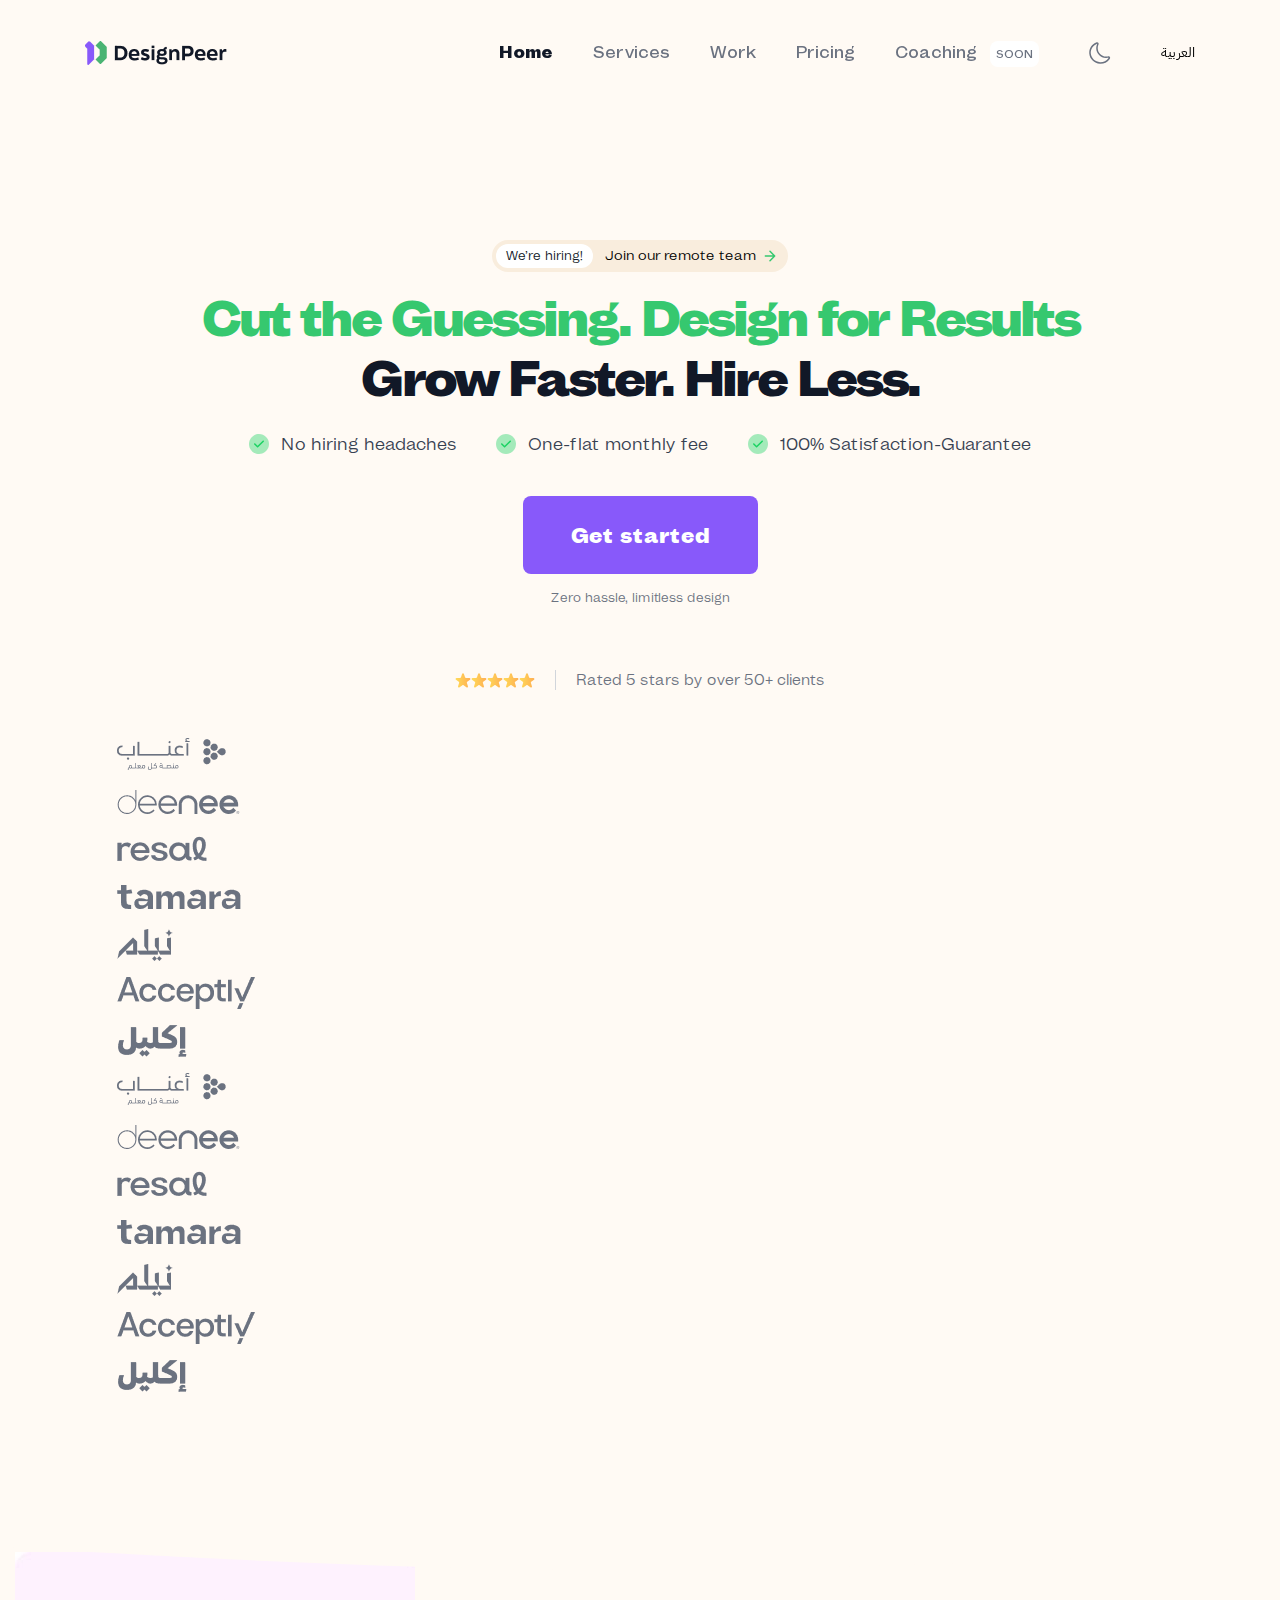
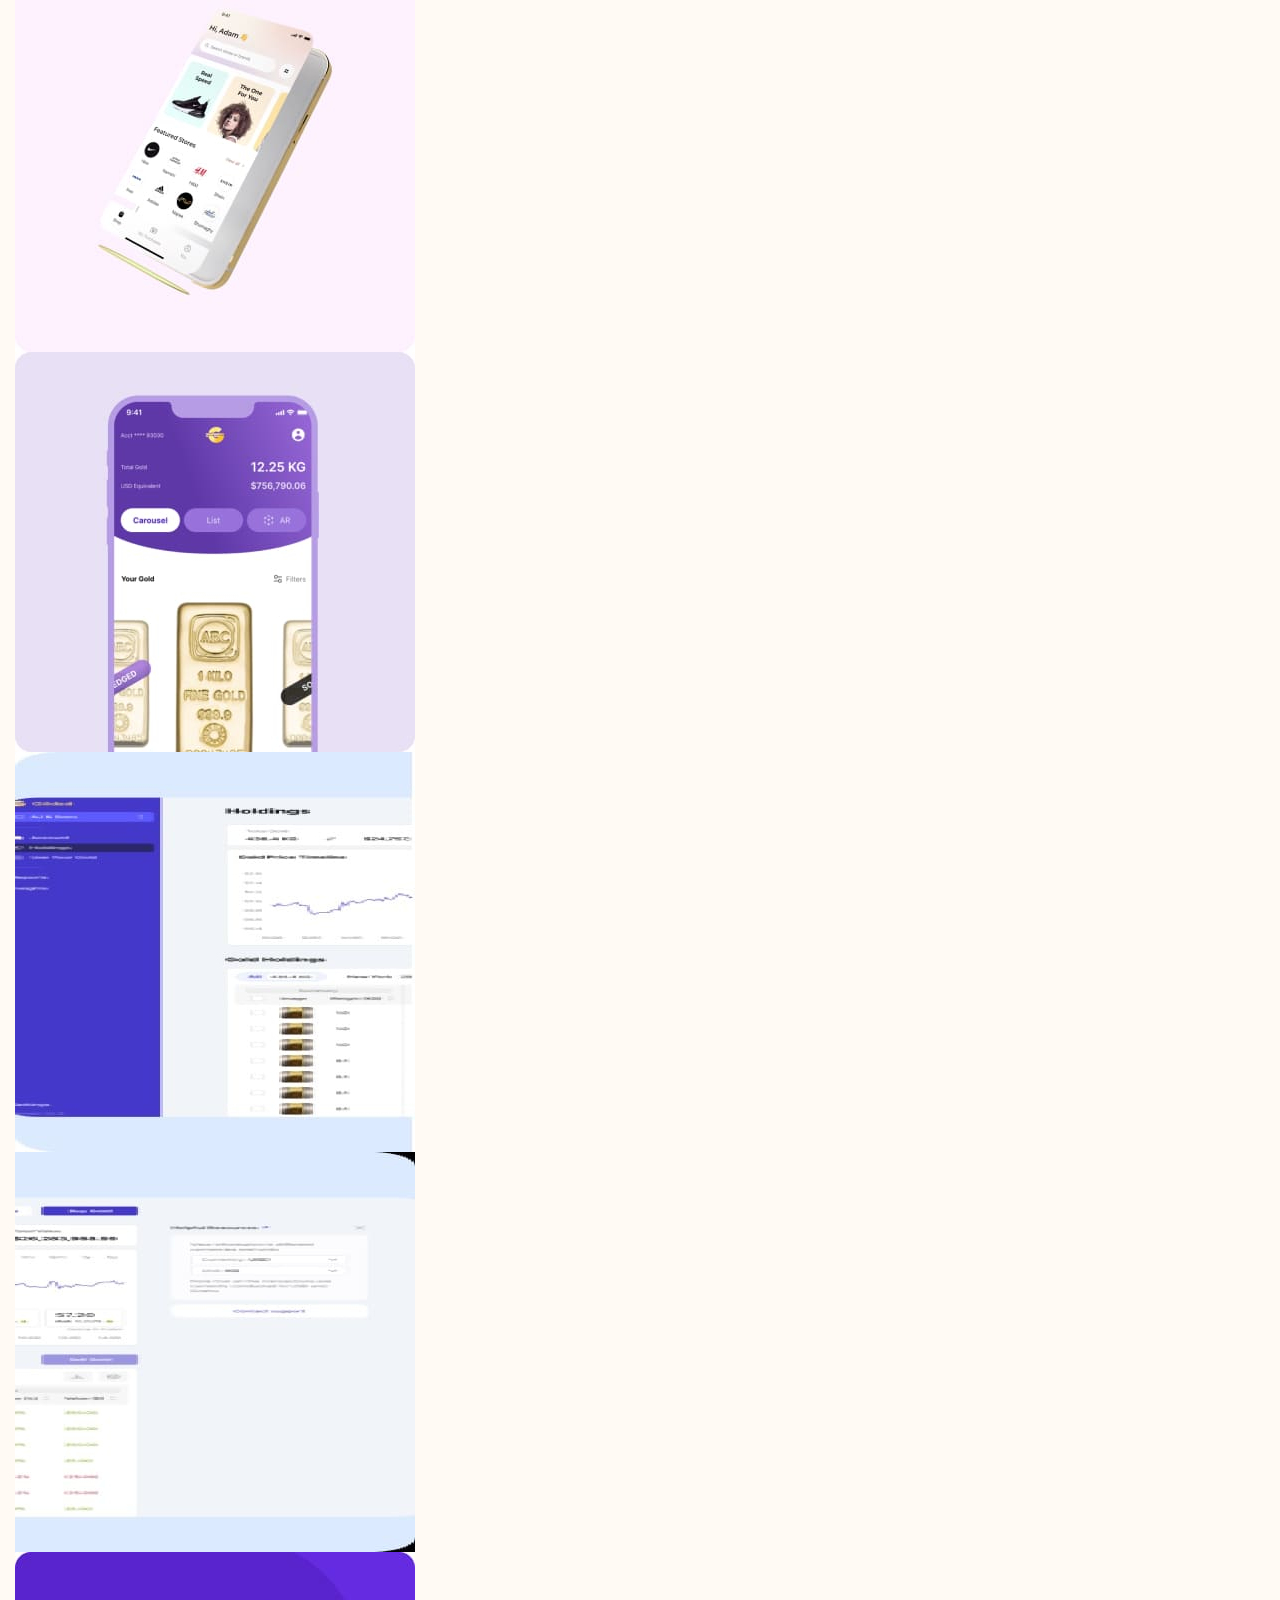
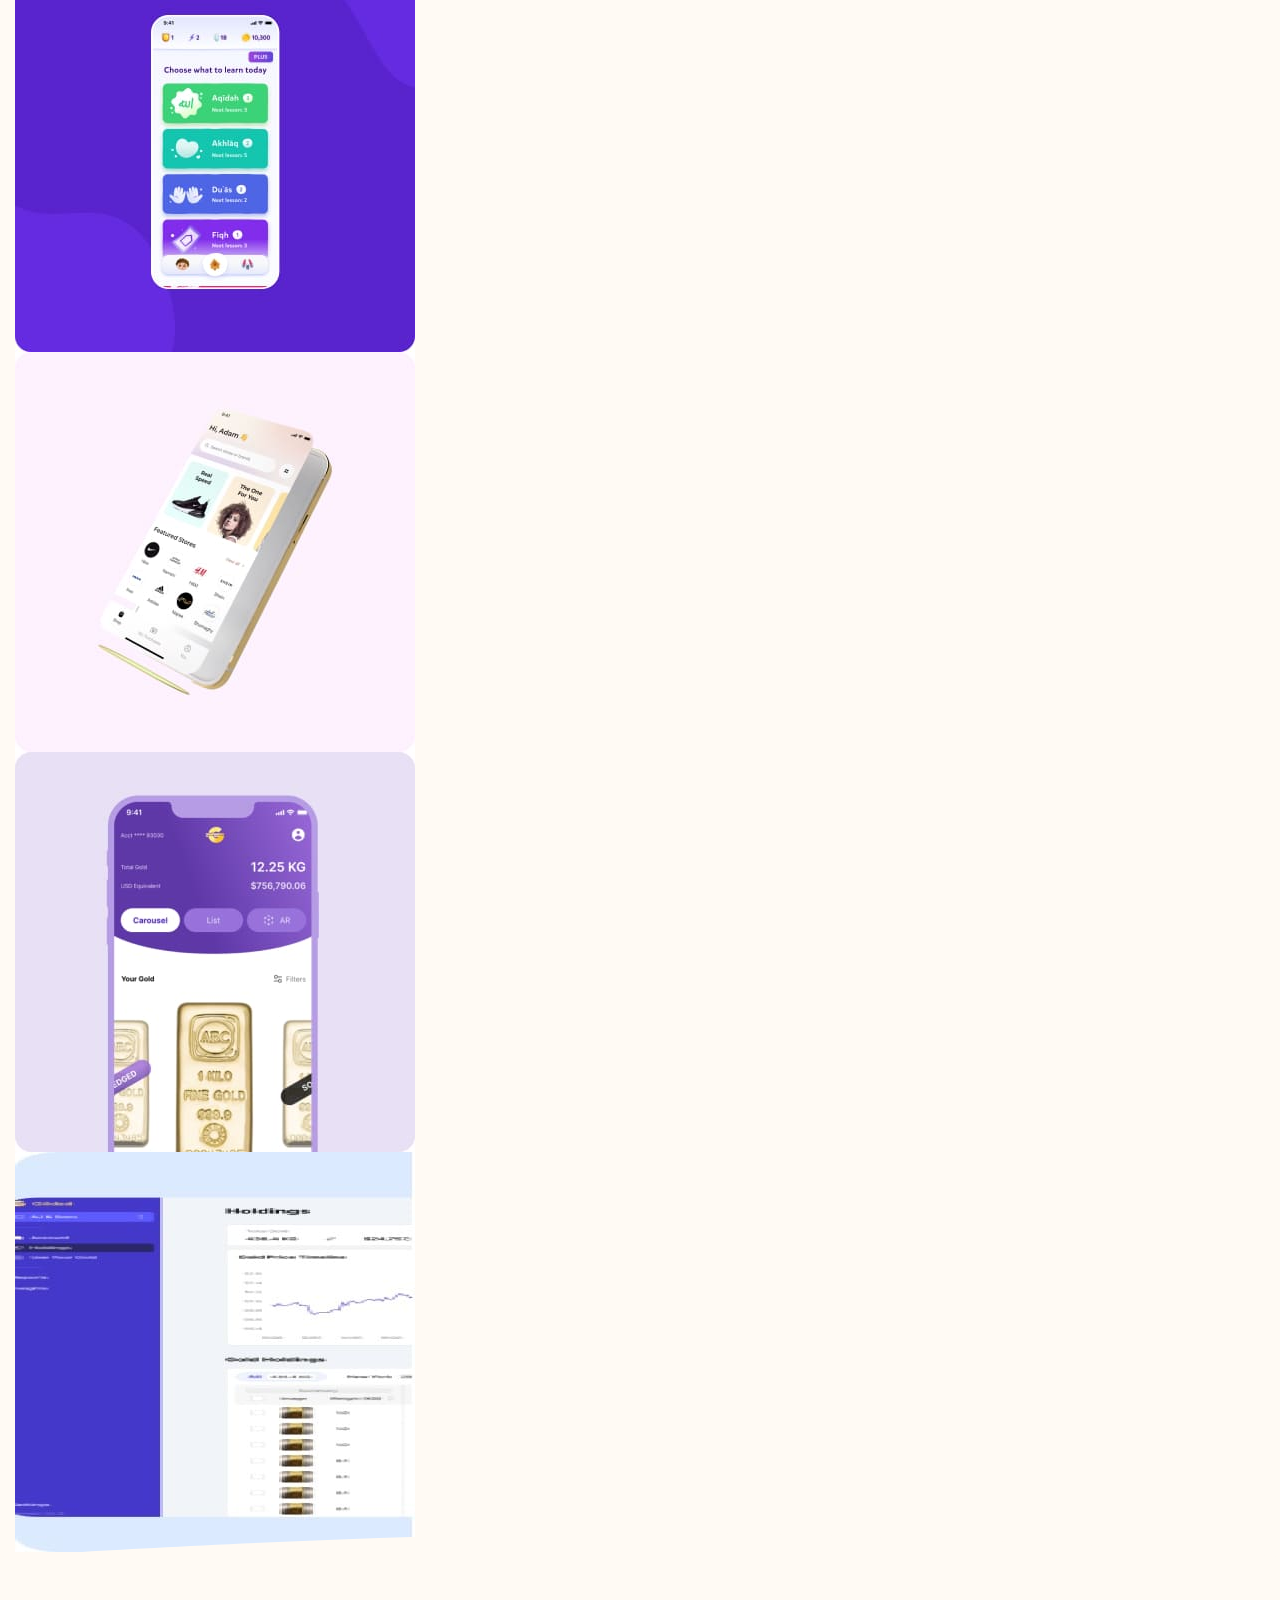
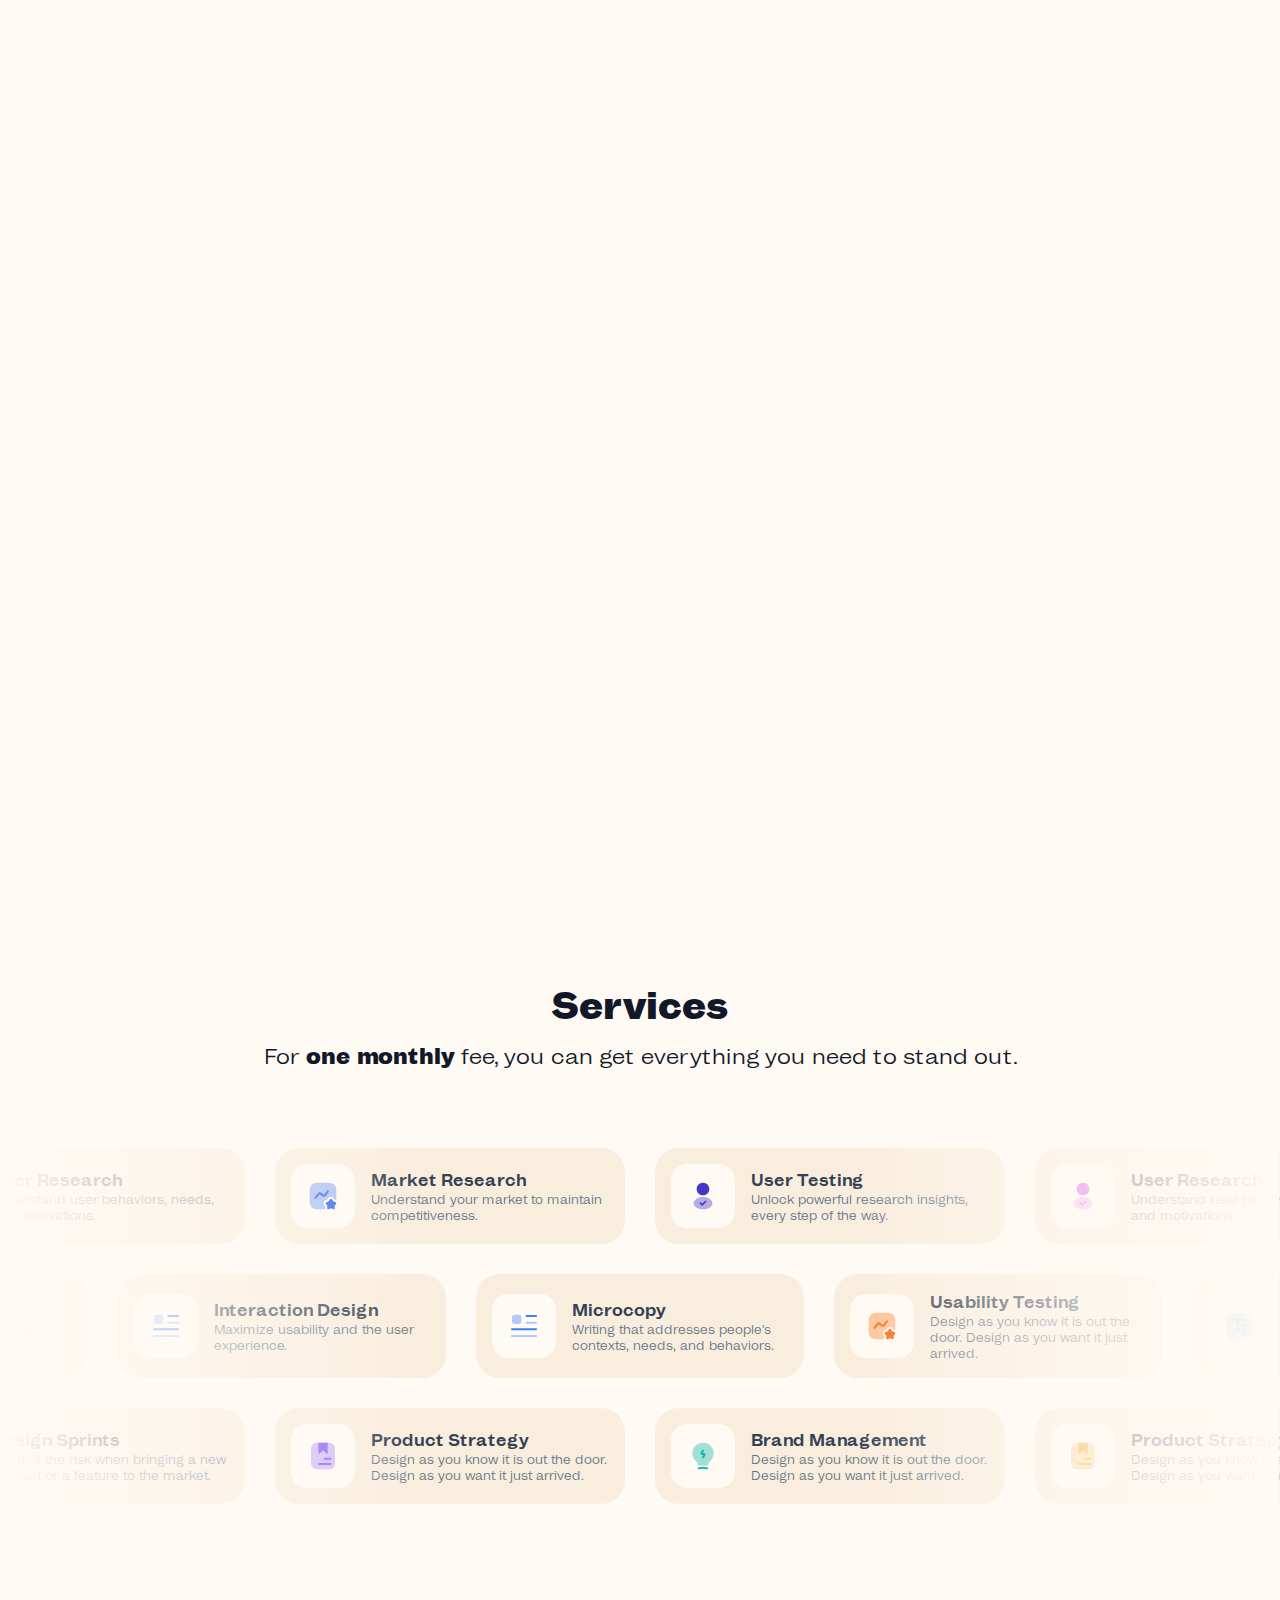
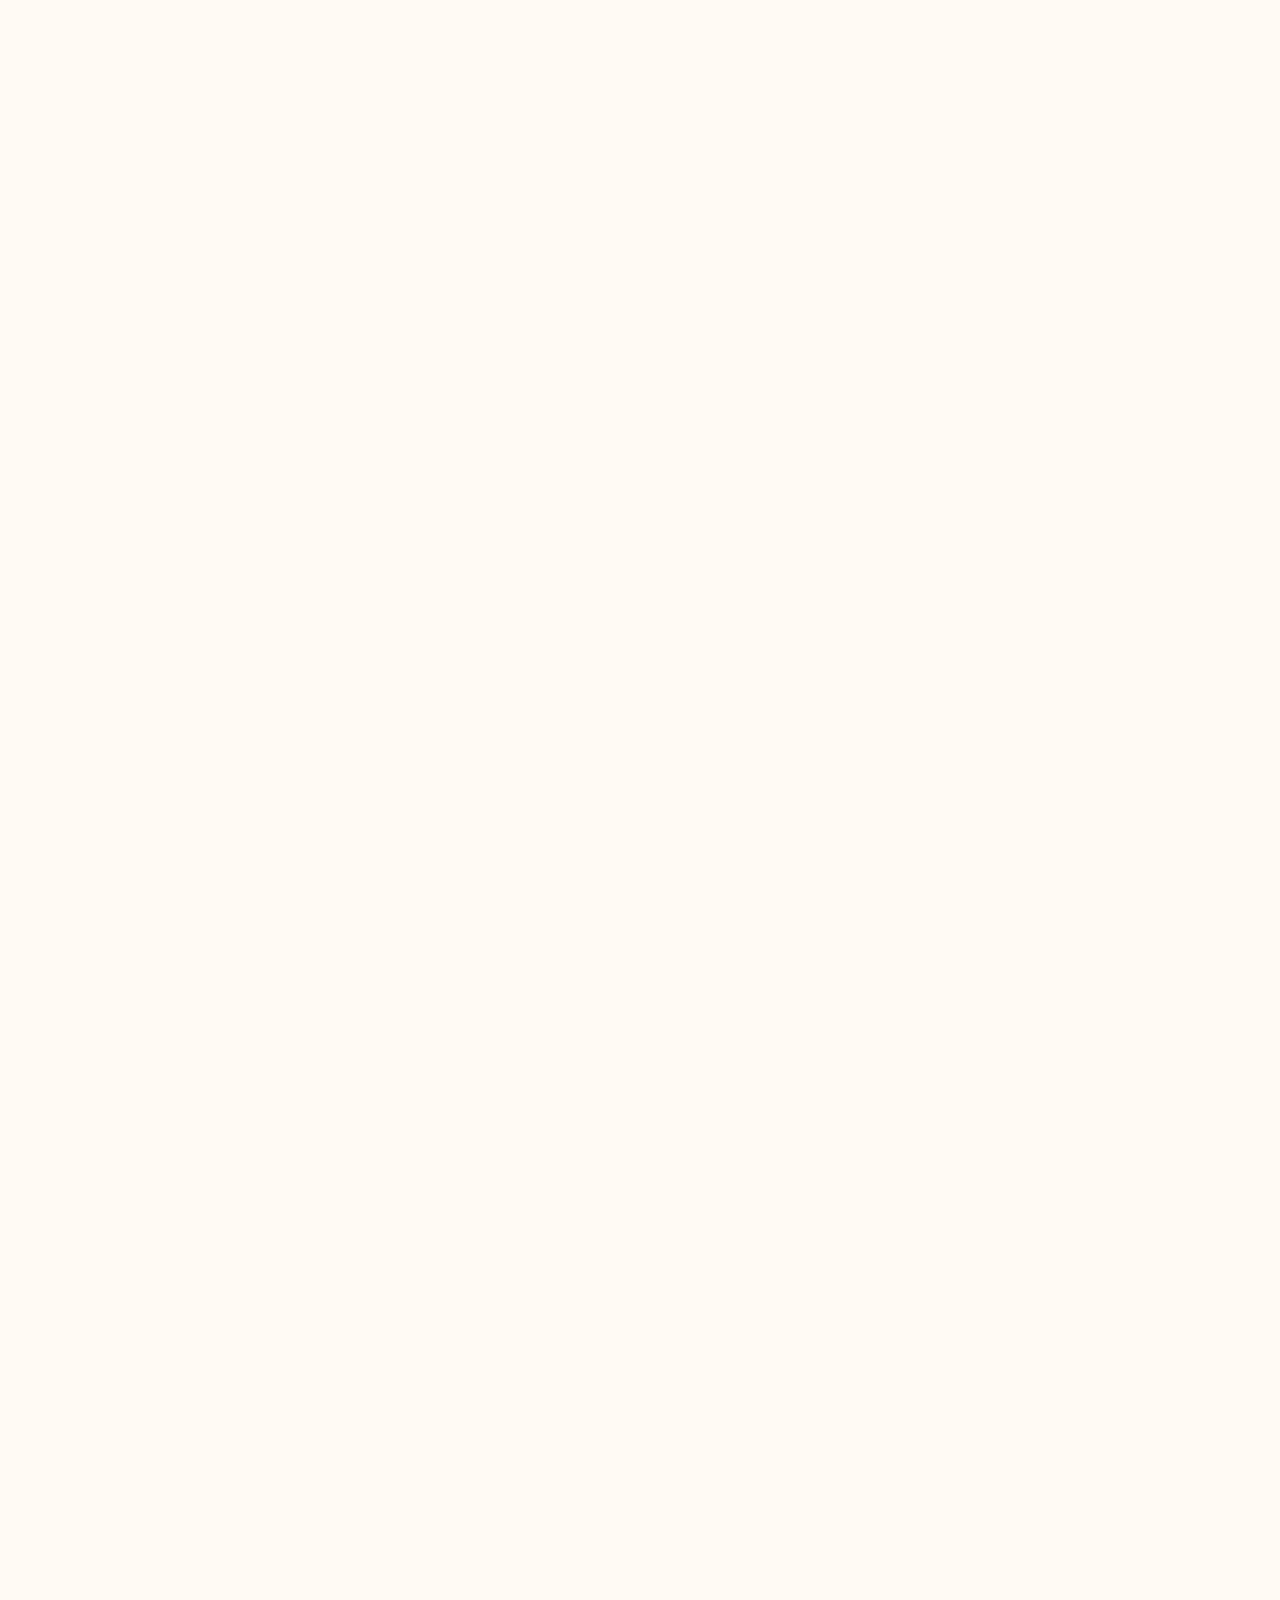
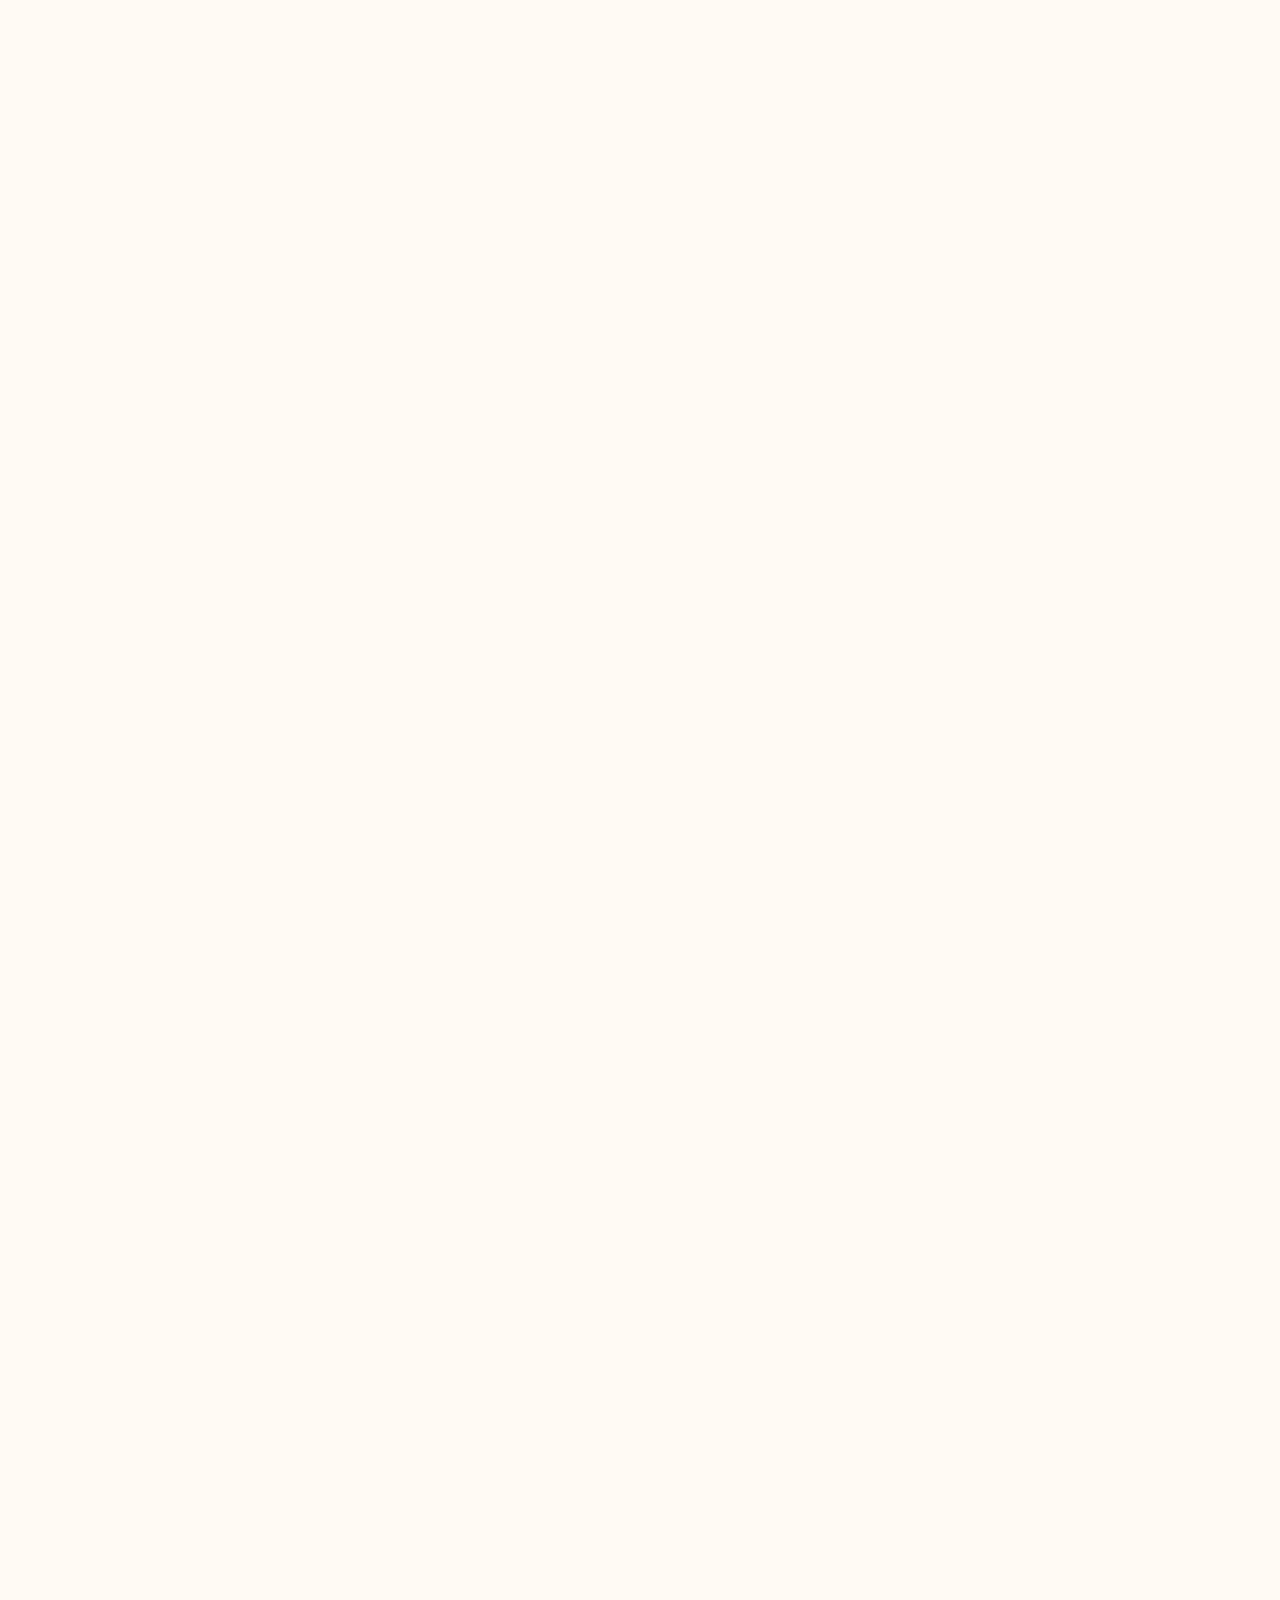
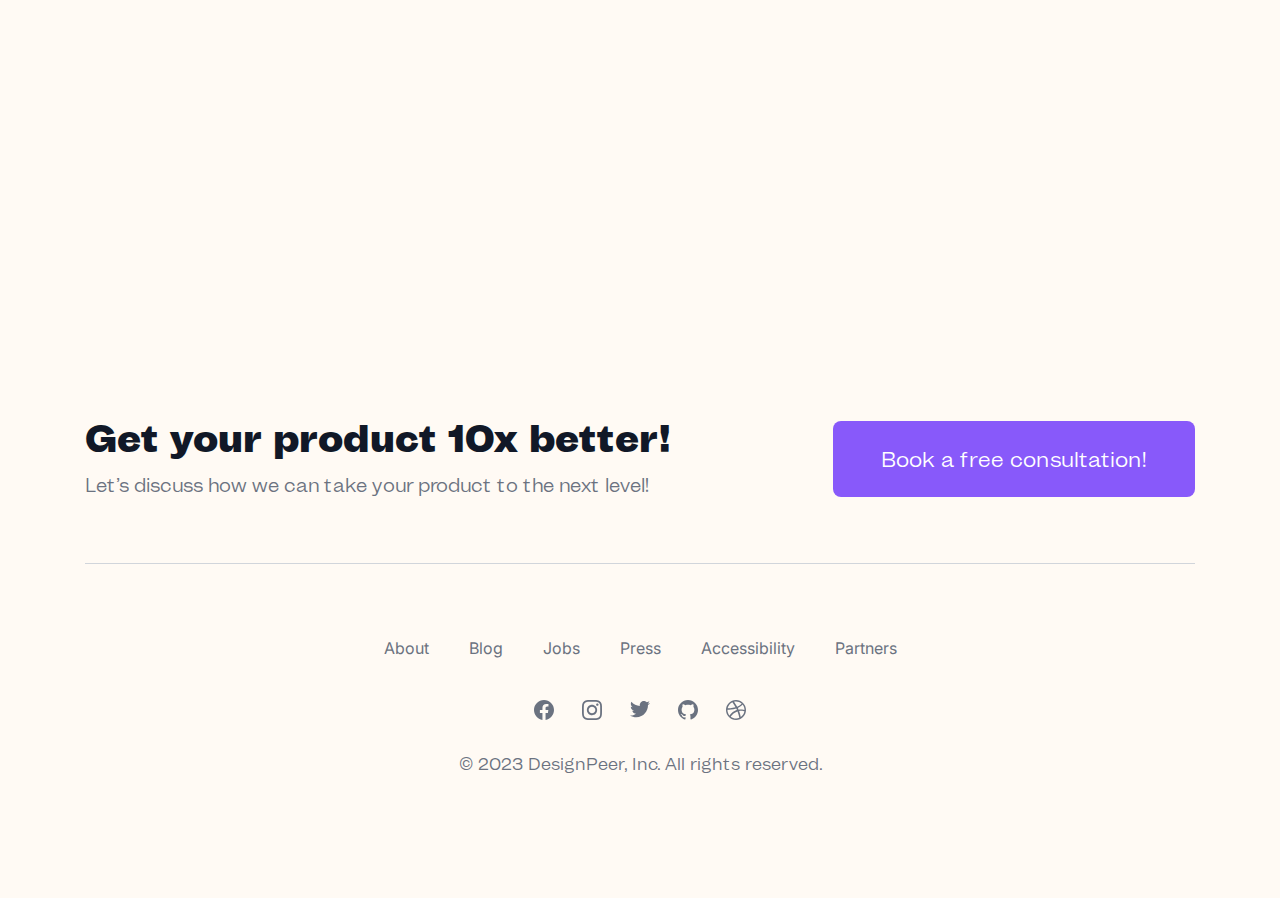
<file: index.html>
<!DOCTYPE html>
<html lang="en" dir="ltr" class="scroll-smooth">

<head>
    <meta charset="UTF-8" />
    <meta http-equiv="X-UA-Compatible" content="IE=edge" />
    <meta name="viewport" content="width=device-width, initial-scale=1.0" />
    <meta name="description" content="desccription will be here" />
    <title>Document</title>
    <link rel="stylesheet" href="assets/css/flickty.css" />
    <link href="https://unpkg.com/aos@2.3.1/dist/aos.css" rel="stylesheet" />


    <link rel="stylesheet" href="assets/css/styles.css" />
</head>

<body class="font-Grotesk rtl:font-IBM scroll-smooth">
    <div class="dark:bg-darkclr bg-[#FFFAF4]">
        <!-- start DP header  -->
        <header id="header" class="sticky top-0 z-50">
            <div class="container mx-auto">
                <div class="header-container flex items-center justify-between py-10 px-6 md:px-0 md:py-0">
                    <a href="index.html" class="logo">
                        <img class="block dark:hidden" src="assets/images/logo.png" alt="logo" />
                        <img class="hidden dark:block" src="assets/images/logodark.png" alt="logo" />
                    </a>
                    <div
                        class="mobile-menu transition z-auto duration-300 sm:flex flex-col md:flex-row md:items-center justify-end fixed w-screen md:w-auto md:h-auto h-screen top-0 left-0 hidden md:translate-x-0 dark:bg-[#0F141F] bg-secondary md:bg-transparent dark:md:bg-transparent md:static p-10 md:p-0">
                        <ul class="list-none md:flex gap-10 py-10">
                            <li class="nav-link mb-10 md:mb-0 leading-6 w-full md:w-auto">
                                <a class="hero transition duration-300 hover:text-[#111827] dark:hover:text-white dark:text-white text-[30px] md:text-base text-[#111827] font-bold"
                                    href="#hero">Home</a>
                            </li>
                            <li class="nav-link mb-10 md:mb-0 leading-6 w-full md:w-auto">
                                <a class="services transition duration-300 hover:text-[#111827] dark:hover:text-white  dark:text-[#9CA3AF] text-[30px] md:text-base text-[#6B7280] font-medium"
                                    href="#services">Services</a>
                            </li>
                            <li class="nav-link mb-10 md:mb-0 leading-6 w-full md:w-auto">
                                <a class="work transition duration-300 hover:text-[#111827] dark:hover:text-white dark:text-[#9CA3AF] text-[30px] md:text-base text-[#6B7280] font-medium"
                                    href="#work">Work</a>
                            </li>
                            <li class="nav-link mb-10 md:mb-0 leading-6 w-full md:w-auto">
                                <a class="pricing transition duration-300 hover:text-[#111827] dark:hover:text-white dark:text-[#9CA3AF] text-[30px] md:text-base text-[#6B7280] font-medium"
                                    href="#pricing">Pricing</a>
                            </li>
                            <li
                                class="pb-10 md:pb-0 leading-6 w-full md:w-auto md:border-none border-b border-gray-300 dark:border-b-gray-600">
                                <a class=" transition duration-300 hover:text-[#111827] dark:hover:text-white dark:text-[#9CA3AF] text-[30px] md:text-base text-[#6B7280] font-medium"
                                    href="#">
                                    Coaching
                                    <span
                                        class="p-1.5 ltr:ml-2 rtl:mr-2 bg-white t-[#6B7280] rounded-lg text-[11px] dark:bg-[#374151]">SOON</span>
                                </a>
                            </li>
                            <div class="menu-close-btn absolute top-[30px] right-[30px] md:hidden">
                                <svg width="29" height="29" viewBox="0 0 29 29" fill="none"
                                    xmlns="http://www.w3.org/2000/svg">
                                    <path
                                        d="M24.4546 27C23.7301 27 23.0136 26.7362 22.4411 26.164L2.11485 5.84701C1.01705 4.74971 1.01705 2.92046 2.11485 1.82316C3.2129 0.725612 5.04377 0.725612 6.14182 1.82316L26.4681 22.1402C27.5619 23.2335 27.5658 25.0534 26.48 26.152C25.877 26.7091 25.1448 27 24.4546 27Z"
                                        fill="#475569" stroke="#0F141F" stroke-width="2" />
                                    <path
                                        d="M3.83684 27.2915C3.11235 27.2915 2.39583 27.0277 1.82335 26.4555C0.72555 25.3582 0.725551 23.529 1.82335 22.4317L22.1496 2.11467C23.2476 1.01712 25.0785 1.01712 26.1766 2.11467C27.2744 3.21197 27.2744 5.04122 26.1766 6.13852L5.85033 26.4555C5.27784 27.0277 4.56132 27.2915 3.83684 27.2915Z"
                                        fill="#475569" stroke="#0F141F" stroke-width="2" />
                                </svg>
                            </div>
                        </ul>
                        <div class="flex items-center justify-between">
                            <div id="dark-mode-btn" class="flex items-center md:mx-[50px]">
                                <svg class="block dark:hidden cursor-pointer" width="22" height="22" viewBox="0 0 22 22"
                                    fill="none" xmlns="http://www.w3.org/2000/svg">
                                    <path
                                        d="M11.4599 21.7501C11.2899 21.7501 11.1199 21.7501 10.9499 21.7401C5.34995 21.4901 0.669948 16.9801 0.279948 11.4801C-0.0600518 6.76011 2.66995 2.35011 7.06995 0.500114C8.31995 -0.0198855 8.97995 0.380114 9.25995 0.670114C9.53995 0.950114 9.92995 1.60011 9.40995 2.79011C8.94995 3.85011 8.71995 4.98011 8.72995 6.14011C8.74995 10.5701 12.4299 14.3301 16.9199 14.5101C17.5699 14.5401 18.2099 14.4901 18.8299 14.3801C20.1499 14.1401 20.6999 14.6701 20.9099 15.0101C21.1199 15.3501 21.3599 16.0801 20.5599 17.1601C18.4399 20.0601 15.0699 21.7501 11.4599 21.7501ZM1.76995 11.3701C2.10995 16.1301 6.16995 20.0301 11.0099 20.2401C14.2999 20.4001 17.4199 18.9001 19.3399 16.2801C19.4899 16.0701 19.5599 15.9201 19.5899 15.8401C19.4999 15.8301 19.3399 15.8201 19.0899 15.8701C18.3599 16.0001 17.5999 16.0501 16.8499 16.0201C11.5699 15.8101 7.24995 11.3801 7.21995 6.16011C7.21995 4.78011 7.48995 3.45011 8.03995 2.20011C8.13995 1.98011 8.15995 1.83011 8.16995 1.75011C8.07995 1.75011 7.91995 1.77011 7.65995 1.88011C3.84995 3.48011 1.48995 7.30011 1.76995 11.3701Z"
                                        fill="#6B7280" />
                                </svg>

                                <svg class="hidden dark:block cursor-pointer" width="22" height="22" viewBox="0 0 22 22"
                                    fill="none" xmlns="http://www.w3.org/2000/svg">
                                    <path
                                        d="M11 18.25C7 18.25 3.75 15 3.75 11C3.75 7 7 3.75 11 3.75C15 3.75 18.25 7 18.25 11C18.25 15 15 18.25 11 18.25ZM11 5.25C7.83 5.25 5.25 7.83 5.25 11C5.25 14.17 7.83 16.75 11 16.75C14.17 16.75 16.75 14.17 16.75 11C16.75 7.83 14.17 5.25 11 5.25Z"
                                        fill="#9CA3AF" />
                                    <path
                                        d="M11 21.96C10.45 21.96 10 21.55 10 21V20.92C10 20.37 10.45 19.92 11 19.92C11.55 19.92 12 20.37 12 20.92C12 21.47 11.55 21.96 11 21.96ZM18.14 19.14C17.88 19.14 17.63 19.04 17.43 18.85L17.3 18.72C16.91 18.33 16.91 17.7 17.3 17.31C17.69 16.92 18.32 16.92 18.71 17.31L18.84 17.44C19.23 17.83 19.23 18.46 18.84 18.85C18.65 19.04 18.4 19.14 18.14 19.14ZM3.86 19.14C3.6 19.14 3.35 19.04 3.15 18.85C2.76 18.46 2.76 17.83 3.15 17.44L3.28 17.31C3.67 16.92 4.3 16.92 4.69 17.31C5.08 17.7 5.08 18.33 4.69 18.72L4.56 18.85C4.37 19.04 4.11 19.14 3.86 19.14ZM21 12H20.92C20.37 12 19.92 11.55 19.92 11C19.92 10.45 20.37 10 20.92 10C21.47 10 21.96 10.45 21.96 11C21.96 11.55 21.55 12 21 12ZM1.08 12H1C0.45 12 0 11.55 0 11C0 10.45 0.45 10 1 10C1.55 10 2.04 10.45 2.04 11C2.04 11.55 1.63 12 1.08 12ZM18.01 4.99C17.75 4.99 17.5 4.89 17.3 4.7C16.91 4.31 16.91 3.68 17.3 3.29L17.43 3.16C17.82 2.77 18.45 2.77 18.84 3.16C19.23 3.55 19.23 4.18 18.84 4.57L18.71 4.7C18.52 4.89 18.27 4.99 18.01 4.99ZM3.99 4.99C3.73 4.99 3.48 4.89 3.28 4.7L3.15 4.56C2.76 4.17 2.76 3.54 3.15 3.15C3.54 2.76 4.17 2.76 4.56 3.15L4.69 3.28C5.08 3.67 5.08 4.3 4.69 4.69C4.5 4.89 4.24 4.99 3.99 4.99ZM11 2.04C10.45 2.04 10 1.63 10 1.08V1C10 0.45 10.45 0 11 0C11.55 0 12 0.45 12 1C12 1.55 11.55 2.04 11 2.04Z"
                                        fill="#9CA3AF" />
                                </svg>
                            </div>
                            <a href="index-ar.html" class="dark:text-[#9CA3AF] font-IBM text-sm">العربية</a>
                        </div>
                    </div>
                    <span class="mobile-menu-btn block md:hidden">
                        <svg class="hidden dark:block" width="40" height="40" viewBox="0 0 40 40" fill="none"
                            xmlns="http://www.w3.org/2000/svg">
                            <path opacity="0.4"
                                d="M26.9835 3.3335H13.0168C6.95016 3.3335 3.3335 6.95016 3.3335 13.0168V26.9668C3.3335 33.0502 6.95016 36.6668 13.0168 36.6668H26.9668C33.0335 36.6668 36.6502 33.0502 36.6502 26.9835V13.0168C36.6668 6.95016 33.0502 3.3335 26.9835 3.3335Z"
                                fill="#CBD5E1" />
                            <path
                                d="M28.3332 13.75H11.6665C10.9832 13.75 10.4165 13.1833 10.4165 12.5C10.4165 11.8167 10.9832 11.25 11.6665 11.25H28.3332C29.0165 11.25 29.5832 11.8167 29.5832 12.5C29.5832 13.1833 29.0165 13.75 28.3332 13.75Z"
                                fill="#CBD5E1" />
                            <path
                                d="M28.3332 21.25H11.6665C10.9832 21.25 10.4165 20.6833 10.4165 20C10.4165 19.3167 10.9832 18.75 11.6665 18.75H28.3332C29.0165 18.75 29.5832 19.3167 29.5832 20C29.5832 20.6833 29.0165 21.25 28.3332 21.25Z"
                                fill="#CBD5E1" />
                            <path
                                d="M28.3332 28.75H11.6665C10.9832 28.75 10.4165 28.1833 10.4165 27.5C10.4165 26.8167 10.9832 26.25 11.6665 26.25H28.3332C29.0165 26.25 29.5832 26.8167 29.5832 27.5C29.5832 28.1833 29.0165 28.75 28.3332 28.75Z"
                                fill="#CBD5E1" />
                        </svg>
                        <svg class="dark:hidden" width="40" height="40" viewBox="0 0 40 40" fill="none"
                            xmlns="http://www.w3.org/2000/svg">
                            <path opacity="0.4"
                                d="M26.983 3.3335H13.0163C6.94967 3.3335 3.33301 6.95016 3.33301 13.0168V26.9668C3.33301 33.0502 6.94967 36.6668 13.0163 36.6668H26.9663C33.033 36.6668 36.6497 33.0502 36.6497 26.9835V13.0168C36.6663 6.95016 33.0497 3.3335 26.983 3.3335Z"
                                fill="#A88455" />
                            <path
                                d="M28.3337 13.75H11.667C10.9837 13.75 10.417 13.1833 10.417 12.5C10.417 11.8167 10.9837 11.25 11.667 11.25H28.3337C29.017 11.25 29.5837 11.8167 29.5837 12.5C29.5837 13.1833 29.017 13.75 28.3337 13.75Z"
                                fill="#A88455" />
                            <path
                                d="M28.3337 21.25H11.667C10.9837 21.25 10.417 20.6833 10.417 20C10.417 19.3167 10.9837 18.75 11.667 18.75H28.3337C29.017 18.75 29.5837 19.3167 29.5837 20C29.5837 20.6833 29.017 21.25 28.3337 21.25Z"
                                fill="#A88455" />
                            <path
                                d="M28.3337 28.75H11.667C10.9837 28.75 10.417 28.1833 10.417 27.5C10.417 26.8167 10.9837 26.25 11.667 26.25H28.3337C29.017 26.25 29.5837 26.8167 29.5837 27.5C29.5837 28.1833 29.017 28.75 28.3337 28.75Z"
                                fill="#A88455" />
                        </svg>
                    </span>
                </div>
            </div>
        </header>
        <!-- end DP header  -->

        <!-- start DP main page content  -->
        <main class="px-6 md:px-0">
            <!-- start section  -->
            <section id="hero" class="pt-10 md:pt-[134px]">
                <div class="container mx-auto">
                    <div class="md:text-center">
                        <div
                            class="inline-flex items-center gap-[12px] rounded-full mx-auto bg-secondary dark:bg-[#282F40]">
                            <span
                                class="ml-1 text-[#111827] dark:bg-[#131A2A] dark:text-white py-1 px-[10px] text-xs my-1 bg-white rounded-full">
                                We’re hiring!
                            </span>
                            <span class="flex items-center gap-2 text-[13px] ltr:mr-3 rtl:ml-3 dark:text-[#D1D5DB]">
                                Join our remote team
                                <svg width="12" height="12" viewBox="0 0 12 12" fill="none"
                                    xmlns="http://www.w3.org/2000/svg">
                                    <path
                                        d="M1.33337 6.00016H10.6667M10.6667 6.00016L6.00004 1.3335M10.6667 6.00016L6.00004 10.6668"
                                        stroke="#36C86F" stroke-width="1.5" stroke-linecap="round"
                                        stroke-linejoin="round" />
                                </svg>
                            </span>
                        </div>
                    </div>
                    <h1 class="mt-4  -tracking-[3px]">
                        <span class="block md:text-center text-[40px] md:text-hero font-bold text-[#36C86F]">Cut the
                            Guessing. Design for Results
                        </span>
                        <span
                            class="block md:text-center text-3xl md:text-hero font-bold text-[#111827] dark:text-white">Grow
                            Faster. Hire Less.</span>
                    </h1>
                    <div class="md:flex justify-center gap-10 mt-6">
                        <div class="flex items-center mb-2 md:mb-0 gap-3">
                            <span>
                                <svg width="20" height="20" viewBox="0 0 20 20" fill="none"
                                    xmlns="http://www.w3.org/2000/svg">
                                    <path opacity="0.4"
                                        d="M10 20C15.5228 20 20 15.5228 20 10C20 4.47715 15.5228 0 10 0C4.47715 0 0 4.47715 0 10C0 15.5228 4.47715 20 10 20Z"
                                        fill="#1BD363" />
                                    <path
                                        d="M8.57994 13.5801C8.37994 13.5801 8.18994 13.5001 8.04994 13.3601L5.21994 10.5301C4.92994 10.2401 4.92994 9.7601 5.21994 9.4701C5.50994 9.1801 5.98994 9.1801 6.27994 9.4701L8.57994 11.7701L13.7199 6.6301C14.0099 6.3401 14.4899 6.3401 14.7799 6.6301C15.0699 6.9201 15.0699 7.4001 14.7799 7.6901L9.10994 13.3601C8.96994 13.5001 8.77994 13.5801 8.57994 13.5801Z"
                                        fill="#1BD363" />
                                </svg>
                            </span>
                            <span class="text-[#374151] dark:text-[#9CA3AF]">No hiring headaches</span>
                        </div>
                        <div class="flex items-center mb-2 md:mb-0 gap-3">
                            <span>
                                <svg width="20" height="20" viewBox="0 0 20 20" fill="none"
                                    xmlns="http://www.w3.org/2000/svg">
                                    <path opacity="0.4"
                                        d="M10 20C15.5228 20 20 15.5228 20 10C20 4.47715 15.5228 0 10 0C4.47715 0 0 4.47715 0 10C0 15.5228 4.47715 20 10 20Z"
                                        fill="#1BD363" />
                                    <path
                                        d="M8.57994 13.5801C8.37994 13.5801 8.18994 13.5001 8.04994 13.3601L5.21994 10.5301C4.92994 10.2401 4.92994 9.7601 5.21994 9.4701C5.50994 9.1801 5.98994 9.1801 6.27994 9.4701L8.57994 11.7701L13.7199 6.6301C14.0099 6.3401 14.4899 6.3401 14.7799 6.6301C15.0699 6.9201 15.0699 7.4001 14.7799 7.6901L9.10994 13.3601C8.96994 13.5001 8.77994 13.5801 8.57994 13.5801Z"
                                        fill="#1BD363" />
                                </svg>
                            </span>
                            <span class="text-[#374151] dark:text-[#9CA3AF]">One-flat monthly fee</span>
                        </div>
                        <div class="flex items-center mb-2 md:mb-0 gap-3">
                            <span>
                                <svg width="20" height="20" viewBox="0 0 20 20" fill="none"
                                    xmlns="http://www.w3.org/2000/svg">
                                    <path opacity="0.4"
                                        d="M10 20C15.5228 20 20 15.5228 20 10C20 4.47715 15.5228 0 10 0C4.47715 0 0 4.47715 0 10C0 15.5228 4.47715 20 10 20Z"
                                        fill="#1BD363" />
                                    <path
                                        d="M8.57994 13.5801C8.37994 13.5801 8.18994 13.5001 8.04994 13.3601L5.21994 10.5301C4.92994 10.2401 4.92994 9.7601 5.21994 9.4701C5.50994 9.1801 5.98994 9.1801 6.27994 9.4701L8.57994 11.7701L13.7199 6.6301C14.0099 6.3401 14.4899 6.3401 14.7799 6.6301C15.0699 6.9201 15.0699 7.4001 14.7799 7.6901L9.10994 13.3601C8.96994 13.5001 8.77994 13.5801 8.57994 13.5801Z"
                                        fill="#1BD363" />
                                </svg>
                            </span>
                            <span class="text-[#374151] dark:text-[#9CA3AF]">100% Satisfaction-Guarantee
                            </span>
                        </div>
                    </div>
                    <div class="text-center mt-10">
                        <button class="text-white py-6 px-12 md:w-auto w-full rounded-lg font-bold bg-primary text-20">
                            Get started
                        </button>
                    </div>
                    <p class="mt-4 text-center text-[#6B7280] text-xs">
                        Zero hassle, limitless design
                    </p>
                    <div class="flex mt-16 justify-center items-center gap-[20px]">
                        <div class="flex items-center">
                            <svg width="16" height="15" viewBox="0 0 16 15" fill="none"
                                xmlns="http://www.w3.org/2000/svg">
                                <path
                                    d="M7.04894 0.92705C7.3483 0.00573921 8.6517 0.00573969 8.95106 0.92705L10.0206 4.21885C10.1545 4.63087 10.5385 4.90983 10.9717 4.90983H14.4329C15.4016 4.90983 15.8044 6.14945 15.0207 6.71885L12.2205 8.75329C11.87 9.00793 11.7234 9.4593 11.8572 9.87132L12.9268 13.1631C13.2261 14.0844 12.1717 14.8506 11.388 14.2812L8.58778 12.2467C8.2373 11.9921 7.7627 11.9921 7.41221 12.2467L4.61204 14.2812C3.82833 14.8506 2.77385 14.0844 3.0732 13.1631L4.14277 9.87132C4.27665 9.4593 4.12999 9.00793 3.7795 8.75329L0.979333 6.71885C0.195619 6.14945 0.598395 4.90983 1.56712 4.90983H5.02832C5.46154 4.90983 5.8455 4.63087 5.97937 4.21885L7.04894 0.92705Z"
                                    fill="url(#paint0_linear_36_10)" />
                                <defs>
                                    <linearGradient id="paint0_linear_36_10" x1="-2" y1="8" x2="18" y2="8"
                                        gradientUnits="userSpaceOnUse">
                                        <stop stop-color="#FFE259" />
                                        <stop offset="1" stop-color="#FFA751" />
                                    </linearGradient>
                                </defs>
                            </svg>
                            <svg width="16" height="15" viewBox="0 0 16 15" fill="none"
                                xmlns="http://www.w3.org/2000/svg">
                                <path
                                    d="M7.04894 0.92705C7.3483 0.00573921 8.6517 0.00573969 8.95106 0.92705L10.0206 4.21885C10.1545 4.63087 10.5385 4.90983 10.9717 4.90983H14.4329C15.4016 4.90983 15.8044 6.14945 15.0207 6.71885L12.2205 8.75329C11.87 9.00793 11.7234 9.4593 11.8572 9.87132L12.9268 13.1631C13.2261 14.0844 12.1717 14.8506 11.388 14.2812L8.58778 12.2467C8.2373 11.9921 7.7627 11.9921 7.41221 12.2467L4.61204 14.2812C3.82833 14.8506 2.77385 14.0844 3.0732 13.1631L4.14277 9.87132C4.27665 9.4593 4.12999 9.00793 3.7795 8.75329L0.979333 6.71885C0.195619 6.14945 0.598395 4.90983 1.56712 4.90983H5.02832C5.46154 4.90983 5.8455 4.63087 5.97937 4.21885L7.04894 0.92705Z"
                                    fill="url(#paint0_linear_36_10)" />
                                <defs>
                                    <linearGradient id="paint0_linear_36_10" x1="-2" y1="8" x2="18" y2="8"
                                        gradientUnits="userSpaceOnUse">
                                        <stop stop-color="#FFE259" />
                                        <stop offset="1" stop-color="#FFA751" />
                                    </linearGradient>
                                </defs>
                            </svg>
                            <svg width="16" height="15" viewBox="0 0 16 15" fill="none"
                                xmlns="http://www.w3.org/2000/svg">
                                <path
                                    d="M7.04894 0.92705C7.3483 0.00573921 8.6517 0.00573969 8.95106 0.92705L10.0206 4.21885C10.1545 4.63087 10.5385 4.90983 10.9717 4.90983H14.4329C15.4016 4.90983 15.8044 6.14945 15.0207 6.71885L12.2205 8.75329C11.87 9.00793 11.7234 9.4593 11.8572 9.87132L12.9268 13.1631C13.2261 14.0844 12.1717 14.8506 11.388 14.2812L8.58778 12.2467C8.2373 11.9921 7.7627 11.9921 7.41221 12.2467L4.61204 14.2812C3.82833 14.8506 2.77385 14.0844 3.0732 13.1631L4.14277 9.87132C4.27665 9.4593 4.12999 9.00793 3.7795 8.75329L0.979333 6.71885C0.195619 6.14945 0.598395 4.90983 1.56712 4.90983H5.02832C5.46154 4.90983 5.8455 4.63087 5.97937 4.21885L7.04894 0.92705Z"
                                    fill="url(#paint0_linear_36_10)" />
                                <defs>
                                    <linearGradient id="paint0_linear_36_10" x1="-2" y1="8" x2="18" y2="8"
                                        gradientUnits="userSpaceOnUse">
                                        <stop stop-color="#FFE259" />
                                        <stop offset="1" stop-color="#FFA751" />
                                    </linearGradient>
                                </defs>
                            </svg>
                            <svg width="16" height="15" viewBox="0 0 16 15" fill="none"
                                xmlns="http://www.w3.org/2000/svg">
                                <path
                                    d="M7.04894 0.92705C7.3483 0.00573921 8.6517 0.00573969 8.95106 0.92705L10.0206 4.21885C10.1545 4.63087 10.5385 4.90983 10.9717 4.90983H14.4329C15.4016 4.90983 15.8044 6.14945 15.0207 6.71885L12.2205 8.75329C11.87 9.00793 11.7234 9.4593 11.8572 9.87132L12.9268 13.1631C13.2261 14.0844 12.1717 14.8506 11.388 14.2812L8.58778 12.2467C8.2373 11.9921 7.7627 11.9921 7.41221 12.2467L4.61204 14.2812C3.82833 14.8506 2.77385 14.0844 3.0732 13.1631L4.14277 9.87132C4.27665 9.4593 4.12999 9.00793 3.7795 8.75329L0.979333 6.71885C0.195619 6.14945 0.598395 4.90983 1.56712 4.90983H5.02832C5.46154 4.90983 5.8455 4.63087 5.97937 4.21885L7.04894 0.92705Z"
                                    fill="url(#paint0_linear_36_10)" />
                                <defs>
                                    <linearGradient id="paint0_linear_36_10" x1="-2" y1="8" x2="18" y2="8"
                                        gradientUnits="userSpaceOnUse">
                                        <stop stop-color="#FFE259" />
                                        <stop offset="1" stop-color="#FFA751" />
                                    </linearGradient>
                                </defs>
                            </svg>
                            <svg width="16" height="15" viewBox="0 0 16 15" fill="none"
                                xmlns="http://www.w3.org/2000/svg">
                                <path
                                    d="M7.04894 0.92705C7.3483 0.00573921 8.6517 0.00573969 8.95106 0.92705L10.0206 4.21885C10.1545 4.63087 10.5385 4.90983 10.9717 4.90983H14.4329C15.4016 4.90983 15.8044 6.14945 15.0207 6.71885L12.2205 8.75329C11.87 9.00793 11.7234 9.4593 11.8572 9.87132L12.9268 13.1631C13.2261 14.0844 12.1717 14.8506 11.388 14.2812L8.58778 12.2467C8.2373 11.9921 7.7627 11.9921 7.41221 12.2467L4.61204 14.2812C3.82833 14.8506 2.77385 14.0844 3.0732 13.1631L4.14277 9.87132C4.27665 9.4593 4.12999 9.00793 3.7795 8.75329L0.979333 6.71885C0.195619 6.14945 0.598395 4.90983 1.56712 4.90983H5.02832C5.46154 4.90983 5.8455 4.63087 5.97937 4.21885L7.04894 0.92705Z"
                                    fill="url(#paint0_linear_36_10)" />
                                <defs>
                                    <linearGradient id="paint0_linear_36_10" x1="-2" y1="8" x2="18" y2="8"
                                        gradientUnits="userSpaceOnUse">
                                        <stop stop-color="#FFE259" />
                                        <stop offset="1" stop-color="#FFA751" />
                                    </linearGradient>
                                </defs>
                            </svg>
                        </div>
                        <p class="text-sm text-[#6B7280] pl-[20px] border-l-[1px] border-l-[#D1D5DB]">
                            Rated 5 stars by over
                            <span
                                class="dark:text-transparent dark:bg-clip-text dark:from-[#00F5A0] dark:to-[#00D9F5] dark:bg-gradient-to-r">50+
                                clients</span>
                        </p>
                    </div>
                </div>
            </section>

            <!-- start section  -->
            <section class="mt-10" data-aos="fade-up" data-aos-duration="2000">
                <div class="container mx-auto">
                    <div class="carousel-1 relative">

                        <div class="carousel-cell w-1/7 mx-8">
                            <img src="assets/images/brand-1.png" alt="er" />
                        </div>
                        <div class="carousel-cell w-1/7 mx-8">
                            <img src="assets/images/brand-2.png" alt="er" />
                        </div>
                        <div class="carousel-cell w-1/7 mx-8">
                            <img src="assets/images/brand-3.png" alt="er" />
                        </div>
                        <div class="carousel-cell w-1/7 mx-8">
                            <img src="assets/images/brand-4.png" alt="er" />
                        </div>
                        <div class="carousel-cell w-1/7 mx-8">
                            <img src="assets/images/brand-5.png" alt="er" />
                        </div>
                        <div class="carousel-cell w-1/7 mx-8">
                            <img src="assets/images/brand-6.png" alt="er" />
                        </div>
                        <div class="carousel-cell w-1/7 mx-8">
                            <img src="assets/images/brand-7.png" alt="er" />
                        </div>

                        <div class="carousel-cell w-1/7 mx-8">
                            <img src="assets/images/brand-1.png" alt="er" />
                        </div>
                        <div class="carousel-cell w-1/7 mx-8">
                            <img src="assets/images/brand-2.png" alt="er" />
                        </div>
                        <div class="carousel-cell w-1/7 mx-8">
                            <img src="assets/images/brand-3.png" alt="er" />
                        </div>
                        <div class="carousel-cell w-1/7 mx-8">
                            <img src="assets/images/brand-4.png" alt="er" />
                        </div>
                        <div class="carousel-cell w-1/7 mx-8">
                            <img src="assets/images/brand-5.png" alt="er" />
                        </div>
                        <div class="carousel-cell w-1/7 mx-8">
                            <img src="assets/images/brand-6.png" alt="er" />
                        </div>
                        <div class="carousel-cell w-1/7 mx-8">
                            <img src="assets/images/brand-7.png" alt="er" />
                        </div>

                    </div>

                </div>
            </section>

            <!-- start section  -->
            <section id="work">
                <h2 class="text-2xl relative z-20 mt-20 text-center font-semibold mb-10 text-[#111827] dark:text-[#F9FAFB]"
                    data-aos="fade-up" data-aos-duration="2000">
                    Our results speak louder
                </h2>

                <div class="carousel-2 relative">
                    <svg class="absolute top-[-58px] left-0 dark:fill-darkclr fill-[#FFFAF4] z-10 w-full" width="1600px"
                        height="85" viewBox="0 0 1600 85" fill="none" xmlns="http://www.w3.org/2000/svg">
                        <path
                            d="M1600 0.0001297L7.43092e-06 -1.01767e-05L2.6382e-06 54.8224C2.6382e-06 54.8224 434.03 84.9999 801.993 84.9999C1146.22 85 1600 54.8225 1600 54.8225L1600 0.0001297Z" />
                    </svg>
                    <svg class="absolute bottom-[-48px] left-0 dark:fill-darkclr fill-[#FFFAF4] z-10 w-full"
                        width="1600px" height="75" viewBox="0 0 1600 75" fill="none" xmlns="http://www.w3.org/2000/svg">
                        <path d="M0 75H1601V30.5C1601 30.5 1167.74 0.5 798.5 0.5C453.081 0.5 0 30.5 0 30.5V75Z" />
                    </svg>
                    <div class="carousel-cell w-[400px] h-[400px] overflow-hidden mx-[15px]">
                        <img class="w-full" src="assets/images/image-3.jpg" alt="er" />
                    </div>
                    <div class="carousel-cell w-[400px] h-[400px] overflow-hidden mx-[15px]">
                        <img class="w-full" src="assets/images/image-4.jpg" alt="er" />
                    </div>
                    <div class="carousel-cell w-[400px] h-[400px] overflow-hidden mx-[15px]">
                        <img class="w-full" src="assets/images/image-5.jpg" alt="er" />
                    </div>
                    <div class="carousel-cell w-[400px] h-[400px] overflow-hidden mx-[15px]">
                        <img class="w-full" src="assets/images/image-1.jpg" alt="er" />
                    </div>
                    <div class="carousel-cell w-[400px] h-[400px] overflow-hidden mx-[15px]">
                        <img class="w-full" src="assets/images/image-2.jpg" alt="er" />
                    </div>
                    <div class="carousel-cell w-[400px] h-[400px] overflow-hidden mx-[15px]">
                        <img class="w-full" src="assets/images/image-3.jpg" alt="er" />
                    </div>
                    <div class="carousel-cell w-[400px] h-[400px] overflow-hidden mx-[15px]">
                        <img class="w-full" src="assets/images/image-4.jpg" alt="er" />
                    </div>
                    <div class="carousel-cell w-[400px] h-[400px] overflow-hidden mx-[15px]">
                        <img class="w-full" src="assets/images/image-5.jpg" alt="er" />
                    </div>
                </div>
            </section>

            <!-- start section  -->
            <section class="md:py-32 py-16">
                <div class="container mx-auto">
                    <h2 class="md:text-4xl text-[32px] text-center mb-4 font-bold text-[#111827] dark:text-[#F9FAFB]"
                        data-aos="fade-up" data-aos-duration="2000">
                        You have 2 choices
                    </h2>
                    <p class="text-center mb-12 text-lg md:text-[21px] text-[#111827] dark:text-[#9CA3AF]"
                        data-aos="fade-up" data-aos-duration="2000">
                        Either waste time and money, or deploy proven expertise now.
                    </p>
                    <div class="flex flex-col md:flex-row items-center gap-6 md:gap-12 md:px-[95px]" data-aos="fade-up"
                        data-aos-duration="2000">
                        <div class="p-10 w-full bg-secondary dark:bg-[#131A2A] rounded-2xl">
                            <h3 class="text-[21px] font-semibold mb-6 text-[#111827] dark:text-[#F9FAFB]">
                                Hiring the right designers can be a nightmare
                            </h3>
                            <ul class="list-none">
                                <li class="flex items-center text-n16 gap-3 mb-3 text-[#374151] dark:text-[#E5E7EB]">
                                    <span class="inline-block w-3.5 h-3.5 border border-[#374151] rounded-sm"></span>
                                    <span class="flex-1">Interview hundreds of designers </span>
                                </li>
                                <li class="flex items-center text-n16 gap-3 mb-3 text-[#374151] dark:text-[#E5E7EB]">
                                    <span class="inline-block w-3.5 h-3.5 border border-[#374151] rounded-sm"></span>
                                    <span class="flex-1">Filter them based on their roles
                                    </span>
                                </li>
                                <li class="flex items-center text-n16 gap-3 mb-3 text-[#374151] dark:text-[#E5E7EB]">
                                    <span class="inline-block w-3.5 h-3.5 border border-[#374151] rounded-sm"></span>
                                    <span class="flex-1">Hire a product manager to lead them</span>
                                </li>
                                <li class="flex items-center text-n16 gap-3 mb-3 text-[#374151] dark:text-[#E5E7EB]">
                                    <span class="inline-block w-3.5 h-3.5 border border-[#374151] rounded-sm"></span>
                                    <span class="flex-1">Create prototype after more months of assumptions</span>
                                </li>
                                <li class="flex items-center text-n16 gap-3 mb-3 text-[#374151] dark:text-[#E5E7EB]">
                                    <span class="inline-block w-3.5 h-3.5 border border-[#374151] rounded-sm"></span>
                                    <span class="flex-1">Soft Launch (we’re almost there)</span>
                                </li>
                                <li class="flex items-center text-n16 gap-3 mb-3 text-[#374151] dark:text-[#E5E7EB]">
                                    <span class="inline-block w-3.5 h-3.5 border border-[#374151] rounded-sm"></span>
                                    <span class="flex-1"> Pay hourly billings </span>
                                </li>
                                <li class="flex items-center text-n16 gap-3 mb-3 text-[#374151] dark:text-[#E5E7EB]">
                                    <span class="inline-block w-3.5 h-3.5 border border-[#374151] rounded-sm"></span>
                                    <span class="flex-1">
                                        Pay more hourly billings since it was the big hit</span>
                                </li>
                                <li class="flex items-center text-n16 gap-3 mb-3 text-[#374151] dark:text-[#E5E7EB]">
                                    <span class="inline-block w-3.5 h-3.5 border border-[#374151] rounded-sm"></span>
                                    <span class="flex-1">Final Launch</span>
                                </li>
                            </ul>
                        </div>

                        <div
                            class="p-10 w-full rounded-2xl bg-white dark:bg-[#131A2A] shadow-shadow flex flex-col gap-6 border border-primary border-s">
                            <h3 class="text-[21px] font-semibold text-[#111827] dark:text-[#F9FAFB]">
                                Or recruiting a team of results-driven product experts
                            </h3>
                            <ul class="list-none">
                                <li class="flex text-n16 gap-3 mb-3 text-[#374151] dark:text-[#E5E7EB]">
                                    <span class="inline-block w-3.5 h-3.5 my-1.5 bg-primary rounded"></span>
                                    <span>Choose the package </span>
                                </li>
                                <li class="flex text-n16 gap-3 mb-3 text-[#374151] dark:text-[#E5E7EB]">
                                    <span class="inline-block w-3.5 h-3.5 my-1.5 bg-primary rounded"></span>
                                    <span>Send the tasks to the queue</span>
                                </li>
                                <li class="flex text-n16 gap-3 mb-3 text-[#374151] dark:text-[#E5E7EB]">
                                    <span class="inline-block w-3.5 h-3.5 my-1.5 bg-primary rounded"></span>
                                    <span>Revise & Launch 🚀</span>
                                </li>
                            </ul>
                            <button class="rounded-lg bg-primary text-white text-center py-3 font-semibold">
                                Choose this & Thank me later!
                            </button>
                        </div>
                    </div>
                </div>
            </section>

            <!-- start section  -->
            <section class="py-16 md:py-32" id="services">
                <div class="">
                    <h2 class="md:text-4xl text-[32px] text-center mb-4 font-bold text-[#111827] dark:text-[#F9FAFB]">
                        Services
                    </h2>
                    <p class="text-center mb-12 text-lg md:text-[21px] text-[#111827] dark:text-[#9CA3AF]">
                        For
                        <strong>one monthly</strong>
                        fee, you can get everything you need to stand out.
                    </p>
                    <div class="overflow-x-hidden relative">
                        <div
                            class="absolute z-10 md:block hidden left-0 top-0 bottom-0 w-1/3 bg-gradient-to-r from-[#FFFAF4] via-[#fffaf495] to-[#fffaf400] dark:from-[#0E131E] dark:to-[#0E131E00]">
                        </div>
                        <div
                            class="absolute z-10 md:block hidden right-0 top-0 bottom-0 rotate-180 w-1/3 bg-gradient-to-r from-[#FFFAF4] via-[#fffaf4a3] to-[#fffaf400] dark:from-[#0E131E] dark:to-[#0E131E00]">
                        </div>

                        <div
                            class="paralex-element-1 relative flex flex-col md:flex-row gap-3 md:gap-[30px] justify-center md:-mx-60 md:my-[30px] my-4">
                            <div
                                class="service-card p-4 flex gap-4 items-center md:w-[350px] bg-secondary rounded-3xl dark:bg-[#0F172A]">
                                <div class="">
                                    <svg class="dark:hidden w-12 h-12  md:w-16 md:h-16" width="64" height="64"
                                        viewBox="0 0 64 64" fill="none" xmlns="http://www.w3.org/2000/svg">
                                        <rect width="64" height="64" rx="16" fill="#FFFAF4" />
                                        <path opacity="0.4"
                                            d="M44.88 29.9199L43.5733 35.4933C42.4533 40.3066 40.24 42.2533 36.08 41.8533C35.4133 41.7999 34.6933 41.6799 33.92 41.4933L31.68 40.9599C26.12 39.6399 24.4 36.8933 25.7067 31.3199L27.0133 25.7333C27.28 24.5999 27.6 23.6133 28 22.7999C29.56 19.5733 32.2133 18.7066 36.6667 19.7599L38.8933 20.2799C44.48 21.5866 46.1867 24.3466 44.88 29.9199Z"
                                            fill="#EF4444" />
                                        <path
                                            d="M36.08 41.8534C35.2534 42.4134 34.2134 42.88 32.9467 43.2934L30.84 43.9867C25.5467 45.6934 22.76 44.2667 21.04 38.9734L19.3334 33.7067C17.6267 28.4134 19.04 25.6134 24.3334 23.9067L26.44 23.2134C26.9867 23.04 27.5067 22.8934 28 22.8C27.6 23.6134 27.28 24.6 27.0134 25.7334L25.7067 31.32C24.4 36.8934 26.12 39.64 31.68 40.96L33.92 41.4934C34.6934 41.6801 35.4134 41.8 36.08 41.8534Z"
                                            fill="#EF4444" />
                                        <path
                                            d="M39.32 30.0133C39.24 30.0133 39.16 29.9999 39.0667 29.9866L32.6 28.3466C32.0667 28.2133 31.7467 27.6666 31.88 27.1333C32.0133 26.5999 32.56 26.2799 33.0933 26.4133L39.56 28.0533C40.0933 28.1866 40.4133 28.7333 40.28 29.2666C40.1733 29.7066 39.76 30.0133 39.32 30.0133Z"
                                            fill="#EF4444" />
                                        <path
                                            d="M35.4133 34.5201C35.3333 34.5201 35.2533 34.5068 35.16 34.4934L31.28 33.5068C30.7467 33.3734 30.4267 32.8268 30.56 32.2934C30.6933 31.7601 31.24 31.4401 31.7733 31.5734L35.6533 32.5601C36.1867 32.6934 36.5067 33.2401 36.3733 33.7734C36.2667 34.2268 35.8667 34.5201 35.4133 34.5201Z"
                                            fill="#EF4444" />
                                    </svg>
                                    <svg class="hidden dark:block w-12 h-12  md:w-16 md:h-16" width="64" height="64"
                                        viewBox="0 0 64 64" fill="none" xmlns="http://www.w3.org/2000/svg">
                                        <rect width="64" height="64" rx="16" fill="#7F1D1D" />
                                        <path opacity="0.4"
                                            d="M44.8801 29.9199L43.5734 35.4933C42.4534 40.3066 40.2401 42.2533 36.0801 41.8533C35.4134 41.7999 34.6934 41.6799 33.9201 41.4933L31.6801 40.9599C26.1201 39.6399 24.4001 36.8933 25.7067 31.3199L27.0134 25.7333C27.2801 24.5999 27.6001 23.6133 28.0001 22.7999C29.5601 19.5733 32.2134 18.7066 36.6667 19.7599L38.8934 20.2799C44.4801 21.5866 46.1867 24.3466 44.8801 29.9199Z"
                                            fill="#FEF2F2" />
                                        <path
                                            d="M36.08 41.8534C35.2533 42.4134 34.2133 42.88 32.9466 43.2934L30.84 43.9867C25.5466 45.6934 22.76 44.2667 21.04 38.9734L19.3333 33.7067C17.6266 28.4134 19.04 25.6134 24.3333 23.9067L26.44 23.2134C26.9866 23.04 27.5066 22.8934 28 22.8C27.6 23.6134 27.28 24.6 27.0133 25.7334L25.7066 31.32C24.4 36.8934 26.12 39.64 31.68 40.96L33.92 41.4934C34.6933 41.6801 35.4133 41.8 36.08 41.8534Z"
                                            fill="#FEF2F2" />
                                        <path
                                            d="M39.3201 30.0133C39.2401 30.0133 39.1601 29.9999 39.0667 29.9866L32.6001 28.3466C32.0667 28.2133 31.7467 27.6666 31.8801 27.1333C32.0134 26.5999 32.5601 26.2799 33.0934 26.4133L39.5601 28.0533C40.0934 28.1866 40.4134 28.7333 40.2801 29.2666C40.1734 29.7066 39.7601 30.0133 39.3201 30.0133Z"
                                            fill="#FEF2F2" />
                                        <path
                                            d="M35.4133 34.5201C35.3333 34.5201 35.2533 34.5068 35.16 34.4934L31.28 33.5068C30.7467 33.3734 30.4267 32.8268 30.56 32.2934C30.6933 31.7601 31.24 31.4401 31.7733 31.5734L35.6533 32.5601C36.1867 32.6934 36.5067 33.2401 36.3733 33.7734C36.2667 34.2268 35.8667 34.5201 35.4133 34.5201Z"
                                            fill="#FEF2F2" />
                                    </svg>
                                </div>
                                <div class="flex-1">
                                    <h6
                                        class="text-[#334155] font-semibold  md:text-base text-[13px]  dark:text-[#F1F5F9]">
                                        User Research
                                    </h6>
                                    <p class="text-[#64748B] text-[11px] md:text-xs dark:text-[#94A3B8]">
                                        Understand user behaviors, needs, and motivations.
                                    </p>
                                </div>
                            </div>

                            <div
                                class="service-card p-4 flex gap-4 items-center md:w-[350px] bg-secondary rounded-3xl dark:bg-[#0F172A]">
                                <div class="">
                                    <svg class="dark:hidden w-12 h-12  md:w-16 md:h-16" width="64" height="64"
                                        viewBox="0 0 64 64" fill="none" xmlns="http://www.w3.org/2000/svg">
                                        <rect width="64" height="64" rx="16" fill="#FFFAF4" />
                                        <path opacity="0.4"
                                            d="M45.3333 26.4134V36.2134C44.9466 36.0267 44.52 35.8934 44.04 35.8134L43.6266 35.7468L43.2799 35.0267C42.5466 33.5334 41.3466 32.6667 40 32.6667C38.6533 32.6667 37.4533 33.5334 36.72 35.0267L36.3599 35.7468L35.96 35.8134C34.3733 36.0801 33.2266 36.9601 32.8133 38.2134C32.4133 39.4801 32.8266 40.8667 33.96 42.0134L34.3733 42.4267L34.3333 42.5867C34.0666 43.7734 34.1733 44.6801 34.4266 45.3334H26.4133C21.56 45.3334 18.6666 42.4401 18.6666 37.5867V26.4134C18.6666 21.5601 21.56 18.6667 26.4133 18.6667H37.5866C42.44 18.6667 45.3333 21.5601 45.3333 26.4134Z"
                                            fill="#2563EB" />
                                        <path
                                            d="M41.4933 35.9199L41.92 36.7866C42.1333 37.2133 42.68 37.6133 43.1333 37.6933L43.7066 37.7866C45.4533 38.0799 45.8533 39.3599 44.6133 40.6133L44.08 41.1466C43.72 41.5066 43.5333 42.1999 43.64 42.7066L43.7066 43.0266C44.1866 45.1333 43.0666 45.9466 41.2399 44.8399L40.8533 44.5999C40.3866 44.3199 39.6133 44.3199 39.1466 44.5999L38.76 44.8399C36.92 45.9466 35.8133 45.1333 36.2933 43.0266L36.3599 42.7066C36.4666 42.2133 36.28 41.5066 35.92 41.1466L35.3866 40.6133C34.1466 39.3466 34.5466 38.0799 36.2933 37.7866L36.8666 37.6933C37.3333 37.6133 37.8666 37.2133 38.08 36.7866L38.5066 35.9199C39.3333 34.2533 40.6666 34.2533 41.4933 35.9199Z"
                                            fill="#2563EB" />
                                        <path fill-rule="evenodd" clip-rule="evenodd"
                                            d="M37.506 26.5564C37.9425 26.8947 38.0221 27.5229 37.6837 27.9594L34.5978 31.9403C33.8046 32.9435 32.3422 33.1264 31.3219 32.338L31.3149 32.3326L28.8795 30.4162C28.7291 30.3019 28.5192 30.3304 28.4049 30.4778C28.4048 30.4779 28.405 30.4776 28.4049 30.4778L25.2322 34.5969C24.8952 35.0345 24.2673 35.116 23.8298 34.779C23.3922 34.442 23.3107 33.8141 23.6477 33.3765L26.822 29.2553C27.6139 28.2305 29.0822 28.0453 30.1048 28.8354L30.1117 28.8408L32.5472 30.7573C32.6992 30.8727 32.9135 30.843 33.0269 30.7023L36.103 26.7341C36.4414 26.2976 37.0695 26.218 37.506 26.5564Z"
                                            fill="#2563EB" />
                                    </svg>
                                    <svg class="dark:block hidden w-12 h-12  md:w-16 md:h-16" width="64" height="64"
                                        viewBox="0 0 64 64" fill="none" xmlns="http://www.w3.org/2000/svg">
                                        <rect width="64" height="64" rx="16" fill="#1E3A8A" />
                                        <path opacity="0.4"
                                            d="M45.3334 26.4134V36.2134C44.9467 36.0267 44.5201 35.8934 44.0401 35.8134L43.6268 35.7468L43.2801 35.0267C42.5467 33.5334 41.3467 32.6667 40.0001 32.6667C38.6534 32.6667 37.4534 33.5334 36.7201 35.0267L36.3601 35.7468L35.9601 35.8134C34.3734 36.0801 33.2267 36.9601 32.8134 38.2134C32.4134 39.4801 32.8268 40.8667 33.9601 42.0134L34.3734 42.4267L34.3334 42.5867C34.0667 43.7734 34.1734 44.6801 34.4268 45.3334H26.4134C21.5601 45.3334 18.6667 42.4401 18.6667 37.5867V26.4134C18.6667 21.5601 21.5601 18.6667 26.4134 18.6667H37.5868C42.4401 18.6667 45.3334 21.5601 45.3334 26.4134Z"
                                            fill="#F8FAFC" />
                                        <path
                                            d="M41.4933 35.9199L41.92 36.7866C42.1333 37.2133 42.68 37.6133 43.1333 37.6933L43.7066 37.7866C45.4533 38.0799 45.8533 39.3599 44.6133 40.6133L44.08 41.1466C43.72 41.5066 43.5333 42.1999 43.64 42.7066L43.7066 43.0266C44.1866 45.1333 43.0666 45.9466 41.2399 44.8399L40.8533 44.5999C40.3866 44.3199 39.6133 44.3199 39.1466 44.5999L38.76 44.8399C36.92 45.9466 35.8133 45.1333 36.2933 43.0266L36.3599 42.7066C36.4666 42.2133 36.28 41.5066 35.92 41.1466L35.3866 40.6133C34.1466 39.3466 34.5466 38.0799 36.2933 37.7866L36.8666 37.6933C37.3333 37.6133 37.8666 37.2133 38.08 36.7866L38.5066 35.9199C39.3333 34.2533 40.6666 34.2533 41.4933 35.9199Z"
                                            fill="#F8FAFC" />
                                        <path fill-rule="evenodd" clip-rule="evenodd"
                                            d="M37.506 26.5564C37.9425 26.8947 38.0221 27.5229 37.6837 27.9594L34.5978 31.9403C33.8046 32.9435 32.3422 33.1264 31.3219 32.338L31.3149 32.3326L28.8795 30.4162C28.7291 30.3019 28.5192 30.3304 28.4049 30.4778C28.4048 30.4779 28.405 30.4776 28.4049 30.4778L25.2322 34.5969C24.8952 35.0345 24.2673 35.116 23.8298 34.779C23.3922 34.442 23.3107 33.8141 23.6477 33.3765L26.822 29.2553C27.6139 28.2305 29.0822 28.0453 30.1048 28.8354L30.1117 28.8408L32.5472 30.7573C32.6992 30.8727 32.9135 30.843 33.0269 30.7023L36.103 26.7341C36.4414 26.2976 37.0695 26.218 37.506 26.5564Z"
                                            fill="#F8FAFC" />
                                    </svg>
                                </div>
                                <div class="flex-1">
                                    <h6
                                        class="text-[#334155] font-semibold  md:text-base text-[13px]  dark:text-[#F1F5F9]">
                                        Market Research
                                    </h6>
                                    <p class="text-[#64748B]  text-[11px] md:text-xs  dark:text-[#94A3B8]">
                                        Understand your market to maintain competitiveness.
                                    </p>
                                </div>
                            </div>
                            <div
                                class="service-card p-4 flex gap-4 items-center md:w-[350px] bg-secondary rounded-3xl dark:bg-[#0F172A]">
                                <div class="">
                                    <svg class="dark:hidden w-12 h-12  md:w-16 md:h-16" width="64" height="64"
                                        viewBox="0 0 64 64" fill="none" xmlns="http://www.w3.org/2000/svg">
                                        <rect width="64" height="64" rx="16" fill="#FFFAF4" />
                                        <path
                                            d="M32 18.6667C28.5066 18.6667 25.6666 21.5067 25.6666 25.0001C25.6666 28.4267 28.3466 31.2001 31.84 31.3201C31.9466 31.3067 32.0533 31.3067 32.1333 31.3201C32.16 31.3201 32.1733 31.3201 32.2 31.3201C32.2133 31.3201 32.2133 31.3201 32.2266 31.3201C35.64 31.2001 38.32 28.4267 38.3333 25.0001C38.3333 21.5067 35.4933 18.6667 32 18.6667Z"
                                            fill="#4338CA" />
                                        <path opacity="0.4"
                                            d="M38.7733 34.88C35.0533 32.4 28.9866 32.4 25.2399 34.88C23.5466 36 22.6133 37.5334 22.6133 39.1734C22.6133 40.8134 23.5466 42.3334 25.2266 43.4534C27.0933 44.7067 29.5466 45.3334 31.9999 45.3334C34.4533 45.3334 36.9066 44.7067 38.7733 43.4534C40.4533 42.32 41.3866 40.8 41.3866 39.1467C41.3733 37.52 40.4533 35.9867 38.7733 34.88Z"
                                            fill="#4338CA" />
                                        <path
                                            d="M31.16 41.6801C30.9467 41.6801 30.7333 41.5867 30.5733 41.4401L28.8933 39.7601C28.5733 39.4401 28.5733 38.9067 28.8933 38.5867C29.2133 38.2667 29.7467 38.2667 30.0667 38.5867L31.16 39.6801L33.9333 36.9067C34.2533 36.5867 34.7867 36.5867 35.1067 36.9067C35.4267 37.2267 35.4267 37.7601 35.1067 38.0801L31.7467 41.4401C31.5867 41.6001 31.3733 41.6801 31.16 41.6801Z"
                                            fill="#4338CA" />
                                    </svg>
                                    <svg class="dark:block hidden w-12 h-12  md:w-16 md:h-16" width="64" height="64"
                                        viewBox="0 0 64 64" fill="none" xmlns="http://www.w3.org/2000/svg">
                                        <rect width="64" height="64" rx="16" fill="#312E81" />
                                        <path
                                            d="M37.2802 44.4267C37.0268 44.4267 36.7735 44.3334 36.5735 44.1334L34.5468 42.1067C34.1602 41.72 34.1602 41.08 34.5468 40.6934C34.9335 40.3067 35.5735 40.3067 35.9602 40.6934L37.2802 42.0134L40.6268 38.6667C41.0135 38.28 41.6535 38.28 42.0402 38.6667C42.4268 39.0534 42.4268 39.6934 42.0402 40.08L37.9868 44.1334C37.7868 44.3334 37.5335 44.4267 37.2802 44.4267Z"
                                            fill="#EEF2FF" />
                                        <path
                                            d="M32.2136 31.4934C32.1736 31.4934 32.1469 31.4934 32.1069 31.4934C32.0403 31.4801 31.9469 31.4801 31.8669 31.4934C28.0003 31.3734 25.0803 28.3334 25.0803 24.5867C25.0669 22.7467 25.7869 21.0134 27.0936 19.7067C28.4003 18.4001 30.1336 17.6667 31.9869 17.6667C35.8003 17.6667 38.9069 20.7734 38.9069 24.5867C38.9069 28.3334 35.9869 31.3601 32.2536 31.4934C32.2403 31.4934 32.2269 31.4934 32.2136 31.4934ZM31.9869 19.6667C30.6669 19.6667 29.4403 20.1867 28.5069 21.1067C27.5869 22.0401 27.0803 23.2667 27.0803 24.5734C27.0803 27.2401 29.1603 29.4001 31.8136 29.4801C31.8936 29.4667 32.0669 29.4667 32.2403 29.4801C34.8669 29.3601 36.9069 27.2134 36.9069 24.5734C36.9069 21.8801 34.6936 19.6667 31.9869 19.6667Z"
                                            fill="#EEF2FF" />
                                        <path
                                            d="M31.9868 46.0799C29.2668 46.0799 26.6935 45.3732 24.7468 44.0666C22.8935 42.8266 21.8801 41.1332 21.8801 39.3066C21.8801 37.4799 22.9068 35.7999 24.7468 34.5732C28.7335 31.9066 35.2135 31.9066 39.2001 34.5732C39.6535 34.8799 39.7868 35.5066 39.4801 35.9599C39.1735 36.4266 38.5468 36.5466 38.0935 36.2399C34.7735 34.0266 29.1735 34.0266 25.8535 36.2399C24.5735 37.0932 23.8801 38.1732 23.8801 39.3066C23.8801 40.4399 24.5735 41.5466 25.8535 42.3999C27.4668 43.4799 29.6401 44.0666 31.9735 44.0666C32.5201 44.0666 32.9735 44.5199 32.9735 45.0666C32.9735 45.6132 32.5335 46.0799 31.9868 46.0799Z"
                                            fill="#EEF2FF" />
                                    </svg>
                                </div>
                                <div class="flex-1">
                                    <h6
                                        class="text-[#334155] font-semibold  md:text-base text-[13px]  dark:text-[#F1F5F9]">
                                        User Testing
                                    </h6>
                                    <p class="text-[#64748B]  text-[11px] md:text-xs  dark:text-[#94A3B8]">
                                        Unlock powerful research insights, every step of the way.
                                    </p>
                                </div>
                            </div>
                            <div
                                class="service-card p-4 flex gap-4 items-center md:w-[350px] bg-secondary rounded-3xl dark:bg-[#0F172A]">
                                <div class="">
                                    <svg class="dark:hidden w-12 h-12  md:w-16 md:h-16" width="64" height="64"
                                        viewBox="0 0 64 64" fill="none" xmlns="http://www.w3.org/2000/svg">
                                        <rect width="64" height="64" rx="16" fill="#FFFAF4" />
                                        <path
                                            d="M32 18.6667C28.5066 18.6667 25.6666 21.5067 25.6666 25.0001C25.6666 28.4267 28.3466 31.2001 31.84 31.3201C31.9466 31.3067 32.0533 31.3067 32.1333 31.3201C32.16 31.3201 32.1733 31.3201 32.2 31.3201C32.2133 31.3201 32.2133 31.3201 32.2266 31.3201C35.64 31.2001 38.32 28.4267 38.3333 25.0001C38.3333 21.5067 35.4933 18.6667 32 18.6667Z"
                                            fill="#D946EF" />
                                        <path opacity="0.4"
                                            d="M38.7733 34.88C35.0533 32.4 28.9866 32.4 25.2399 34.88C23.5466 36 22.6133 37.5334 22.6133 39.1734C22.6133 40.8134 23.5466 42.3334 25.2266 43.4534C27.0933 44.7067 29.5466 45.3334 31.9999 45.3334C34.4533 45.3334 36.9066 44.7067 38.7733 43.4534C40.4533 42.32 41.3866 40.8 41.3866 39.1467C41.3733 37.52 40.4533 35.9867 38.7733 34.88Z"
                                            fill="#D946EF" />
                                        <path
                                            d="M31.16 41.6801C30.9467 41.6801 30.7333 41.5867 30.5733 41.4401L28.8933 39.7601C28.5733 39.4401 28.5733 38.9067 28.8933 38.5867C29.2133 38.2667 29.7467 38.2667 30.0667 38.5867L31.16 39.6801L33.9333 36.9067C34.2533 36.5867 34.7867 36.5867 35.1067 36.9067C35.4267 37.2267 35.4267 37.7601 35.1067 38.0801L31.7467 41.4401C31.5867 41.6001 31.3733 41.6801 31.16 41.6801Z"
                                            fill="#D946EF" />
                                    </svg>
                                    <svg class="dark:block hidden w-12 h-12  md:w-16 md:h-16" width="64" height="64"
                                        viewBox="0 0 64 64" fill="none" xmlns="http://www.w3.org/2000/svg">
                                        <rect width="64" height="64" rx="16" fill="#312E81" />
                                        <path
                                            d="M37.2802 44.4267C37.0268 44.4267 36.7735 44.3334 36.5735 44.1334L34.5468 42.1067C34.1602 41.72 34.1602 41.08 34.5468 40.6934C34.9335 40.3067 35.5735 40.3067 35.9602 40.6934L37.2802 42.0134L40.6268 38.6667C41.0135 38.28 41.6535 38.28 42.0402 38.6667C42.4268 39.0534 42.4268 39.6934 42.0402 40.08L37.9868 44.1334C37.7868 44.3334 37.5335 44.4267 37.2802 44.4267Z"
                                            fill="#EEF2FF" />
                                        <path
                                            d="M32.2136 31.4934C32.1736 31.4934 32.1469 31.4934 32.1069 31.4934C32.0403 31.4801 31.9469 31.4801 31.8669 31.4934C28.0003 31.3734 25.0803 28.3334 25.0803 24.5867C25.0669 22.7467 25.7869 21.0134 27.0936 19.7067C28.4003 18.4001 30.1336 17.6667 31.9869 17.6667C35.8003 17.6667 38.9069 20.7734 38.9069 24.5867C38.9069 28.3334 35.9869 31.3601 32.2536 31.4934C32.2403 31.4934 32.2269 31.4934 32.2136 31.4934ZM31.9869 19.6667C30.6669 19.6667 29.4403 20.1867 28.5069 21.1067C27.5869 22.0401 27.0803 23.2667 27.0803 24.5734C27.0803 27.2401 29.1603 29.4001 31.8136 29.4801C31.8936 29.4667 32.0669 29.4667 32.2403 29.4801C34.8669 29.3601 36.9069 27.2134 36.9069 24.5734C36.9069 21.8801 34.6936 19.6667 31.9869 19.6667Z"
                                            fill="#EEF2FF" />
                                        <path
                                            d="M31.9868 46.0799C29.2668 46.0799 26.6935 45.3732 24.7468 44.0666C22.8935 42.8266 21.8801 41.1332 21.8801 39.3066C21.8801 37.4799 22.9068 35.7999 24.7468 34.5732C28.7335 31.9066 35.2135 31.9066 39.2001 34.5732C39.6535 34.8799 39.7868 35.5066 39.4801 35.9599C39.1735 36.4266 38.5468 36.5466 38.0935 36.2399C34.7735 34.0266 29.1735 34.0266 25.8535 36.2399C24.5735 37.0932 23.8801 38.1732 23.8801 39.3066C23.8801 40.4399 24.5735 41.5466 25.8535 42.3999C27.4668 43.4799 29.6401 44.0666 31.9735 44.0666C32.5201 44.0666 32.9735 44.5199 32.9735 45.0666C32.9735 45.6132 32.5335 46.0799 31.9868 46.0799Z"
                                            fill="#EEF2FF" />
                                    </svg>
                                </div>
                                <div class="flex-1">
                                    <h6
                                        class="text-[#334155] font-semibold  md:text-base text-[13px]  dark:text-[#F1F5F9]">
                                        User Research
                                    </h6>
                                    <p class="text-[#64748B]  text-[11px] md:text-xs  dark:text-[#94A3B8]">
                                        Understand user behaviors, needs, and motivations.
                                    </p>
                                </div>
                            </div>
                        </div>

                        <div
                            class="paralex-element-2 relative flex flex-col md:flex-row gap-3 md:gap-[30px] justify-center md:-mx-60 md:my-[30px] mb-4">
                            <div
                                class="service-card p-4 flex gap-4 items-center md:w-[350px] bg-secondary rounded-3xl dark:bg-[#0F172A]">
                                <div class="">
                                    <svg class="dark:hidden w-12 h-12  md:w-16 md:h-16" width="64" height="64"
                                        viewBox="0 0 64 64" fill="none" xmlns="http://www.w3.org/2000/svg">
                                        <rect width="64" height="64" rx="16" fill="#FFFAF4" />
                                        <path opacity="0.4"
                                            d="M45.3333 26.4134V36.2134C44.9466 36.0267 44.52 35.8934 44.04 35.8134L43.6266 35.7467L43.2799 35.0267C42.5466 33.5334 41.3466 32.6667 40 32.6667C38.6533 32.6667 37.4533 33.5334 36.72 35.0267L36.3599 35.7467L35.96 35.8134C34.3733 36.0801 33.2266 36.9601 32.8133 38.2134C32.4133 39.4801 32.8266 40.8667 33.96 42.0134L34.3733 42.4267L34.3333 42.5867C34.0666 43.7734 34.1733 44.6801 34.4266 45.3334H26.4133C21.56 45.3334 18.6666 42.4401 18.6666 37.5867V26.4134C18.6666 21.5601 21.56 18.6667 26.4133 18.6667H37.5866C42.44 18.6667 45.3333 21.5601 45.3333 26.4134Z"
                                            fill="#F97316" />
                                        <path
                                            d="M41.4933 35.9199L41.92 36.7866C42.1333 37.2133 42.68 37.6133 43.1333 37.6933L43.7066 37.7866C45.4533 38.0799 45.8533 39.3599 44.6133 40.6133L44.08 41.1466C43.72 41.5066 43.5333 42.1999 43.64 42.7066L43.7066 43.0266C44.1866 45.1333 43.0666 45.9466 41.2399 44.8399L40.8533 44.5999C40.3866 44.3199 39.6133 44.3199 39.1466 44.5999L38.76 44.8399C36.92 45.9466 35.8133 45.1333 36.2933 43.0266L36.3599 42.7066C36.4666 42.2133 36.28 41.5066 35.92 41.1466L35.3866 40.6133C34.1466 39.3466 34.5466 38.0799 36.2933 37.7866L36.8666 37.6933C37.3333 37.6133 37.8666 37.2133 38.08 36.7866L38.5066 35.9199C39.3333 34.2533 40.6666 34.2533 41.4933 35.9199Z"
                                            fill="#F97316" />
                                        <path fill-rule="evenodd" clip-rule="evenodd"
                                            d="M37.506 26.5564C37.9425 26.8947 38.0221 27.5229 37.6837 27.9594L34.5978 31.9403C33.8046 32.9435 32.3422 33.1264 31.3219 32.338L31.3149 32.3326L28.8795 30.4162C28.7291 30.3019 28.5192 30.3304 28.4049 30.4778C28.4048 30.4779 28.405 30.4776 28.4049 30.4778L25.2322 34.5969C24.8952 35.0345 24.2673 35.116 23.8298 34.779C23.3922 34.442 23.3107 33.8141 23.6477 33.3765L26.822 29.2553C27.6139 28.2305 29.0822 28.0453 30.1048 28.8354L30.1117 28.8408L32.5472 30.7573C32.6992 30.8727 32.9135 30.843 33.0269 30.7023L36.103 26.7341C36.4414 26.2976 37.0695 26.218 37.506 26.5564Z"
                                            fill="#F97316" />
                                    </svg>
                                    <svg class="dark:block hidden w-12 h-12  md:w-16 md:h-16" width="64" height="64"
                                        viewBox="0 0 64 64" fill="none" xmlns="http://www.w3.org/2000/svg">
                                        <rect width="64" height="64" rx="16" fill="#075985" />
                                        <path opacity="0.4"
                                            d="M45.3334 26.4134V36.2134C44.9467 36.0267 44.5201 35.8934 44.0401 35.8134L43.6268 35.7467L43.2801 35.0267C42.5467 33.5334 41.3467 32.6667 40.0001 32.6667C38.6534 32.6667 37.4534 33.5334 36.7201 35.0267L36.3601 35.7467L35.9601 35.8134C34.3734 36.0801 33.2267 36.9601 32.8134 38.2134C32.4134 39.4801 32.8267 40.8667 33.9601 42.0134L34.3734 42.4267L34.3334 42.5867C34.0667 43.7734 34.1734 44.6801 34.4268 45.3334H26.4134C21.5601 45.3334 18.6667 42.4401 18.6667 37.5867V26.4134C18.6667 21.5601 21.5601 18.6667 26.4134 18.6667H37.5868C42.4401 18.6667 45.3334 21.5601 45.3334 26.4134Z"
                                            fill="#F0F9FF" />
                                        <path
                                            d="M41.4933 35.9199L41.92 36.7866C42.1333 37.2133 42.68 37.6133 43.1333 37.6933L43.7066 37.7866C45.4533 38.0799 45.8533 39.3599 44.6133 40.6133L44.08 41.1466C43.72 41.5066 43.5333 42.1999 43.64 42.7066L43.7066 43.0266C44.1866 45.1333 43.0666 45.9466 41.2399 44.8399L40.8533 44.5999C40.3866 44.3199 39.6133 44.3199 39.1466 44.5999L38.76 44.8399C36.92 45.9466 35.8133 45.1333 36.2933 43.0266L36.3599 42.7066C36.4666 42.2133 36.28 41.5066 35.92 41.1466L35.3866 40.6133C34.1466 39.3466 34.5466 38.0799 36.2933 37.7866L36.8666 37.6933C37.3333 37.6133 37.8666 37.2133 38.08 36.7866L38.5066 35.9199C39.3333 34.2533 40.6666 34.2533 41.4933 35.9199Z"
                                            fill="#F0F9FF" />
                                        <path fill-rule="evenodd" clip-rule="evenodd"
                                            d="M37.506 26.5564C37.9425 26.8947 38.0221 27.5229 37.6837 27.9594L34.5978 31.9403C33.8046 32.9435 32.3422 33.1264 31.3219 32.338L31.3149 32.3326L28.8795 30.4162C28.7291 30.3019 28.5192 30.3304 28.4049 30.4778C28.4048 30.4779 28.405 30.4776 28.4049 30.4778L25.2322 34.5969C24.8952 35.0345 24.2673 35.116 23.8298 34.779C23.3922 34.442 23.3107 33.8141 23.6477 33.3765L26.822 29.2553C27.6139 28.2305 29.0822 28.0453 30.1048 28.8354L30.1117 28.8408L32.5472 30.7573C32.6992 30.8727 32.9135 30.843 33.0269 30.7023L36.103 26.7341C36.4414 26.2976 37.0695 26.218 37.506 26.5564Z"
                                            fill="#F0F9FF" />
                                    </svg>
                                </div>
                                <div class="flex-1">
                                    <h6
                                        class="text-[#334155] font-semibold  md:text-base text-[13px]  dark:text-[#F1F5F9]">
                                        User Research
                                    </h6>
                                    <p class="text-[#64748B]  text-[11px] md:text-xs  dark:text-[#94A3B8]">
                                        Understand user behaviors, needs, and motivations.
                                    </p>
                                </div>
                            </div>
                            <div
                                class="service-card p-4 flex gap-4 items-center md:w-[350px] bg-secondary rounded-3xl dark:bg-[#0F172A]">
                                <div class="">
                                    <svg class="dark:hidden w-12 h-12  md:w-16 md:h-16" width="64" height="64"
                                        viewBox="0 0 64 64" fill="none" xmlns="http://www.w3.org/2000/svg">
                                        <rect width="64" height="64" rx="16" fill="#FFFAF4" />
                                        <path
                                            d="M44 23H34.6666C34.12 23 33.6666 22.5467 33.6666 22C33.6666 21.4533 34.12 21 34.6666 21H44C44.5466 21 45 21.4533 45 22C45 22.5467 44.5466 23 44 23Z"
                                            fill="#3B82F6" />
                                        <path opacity="0.4"
                                            d="M44 29.6667H34.6666C34.12 29.6667 33.6666 29.2134 33.6666 28.6667C33.6666 28.1201 34.12 27.6667 34.6666 27.6667H44C44.5466 27.6667 45 28.1201 45 28.6667C45 29.2134 44.5466 29.6667 44 29.6667Z"
                                            fill="#3B82F6" />
                                        <path
                                            d="M44 36.3333H20C19.4533 36.3333 19 35.8799 19 35.3333C19 34.7866 19.4533 34.3333 20 34.3333H44C44.5467 34.3333 45 34.7866 45 35.3333C45 35.8799 44.5467 36.3333 44 36.3333Z"
                                            fill="#3B82F6" />
                                        <path opacity="0.4"
                                            d="M44 43H20C19.4533 43 19 42.5467 19 42C19 41.4533 19.4533 41 20 41H44C44.5467 41 45 41.4533 45 42C45 42.5467 44.5467 43 44 43Z"
                                            fill="#3B82F6" />
                                        <path opacity="0.4"
                                            d="M26.56 20.6667H22.7733C20.9067 20.6667 20 21.5734 20 23.4401V27.2401C20 29.1067 20.9067 30.0134 22.7733 30.0134H26.5733C28.44 30.0134 29.3467 29.1067 29.3467 27.2401V23.4401C29.3333 21.5734 28.4267 20.6667 26.56 20.6667Z"
                                            fill="#3B82F6" />
                                    </svg>

                                    <svg class="dark:block hidden w-12 h-12  md:w-16 md:h-16" width="64" height="64"
                                        viewBox="0 0 64 64" fill="none" xmlns="http://www.w3.org/2000/svg">
                                        <rect width="64" height="64" rx="16" fill="#1E3A8A" />
                                        <path
                                            d="M44.0001 23H34.6667C34.1201 23 33.6667 22.5467 33.6667 22C33.6667 21.4533 34.1201 21 34.6667 21H44.0001C44.5467 21 45.0001 21.4533 45.0001 22C45.0001 22.5467 44.5467 23 44.0001 23Z"
                                            fill="#F8FAFC" />
                                        <path opacity="0.4"
                                            d="M44.0001 29.6667H34.6667C34.1201 29.6667 33.6667 29.2134 33.6667 28.6667C33.6667 28.1201 34.1201 27.6667 34.6667 27.6667H44.0001C44.5467 27.6667 45.0001 28.1201 45.0001 28.6667C45.0001 29.2134 44.5467 29.6667 44.0001 29.6667Z"
                                            fill="#F8FAFC" />
                                        <path
                                            d="M44 36.3333H20C19.4533 36.3333 19 35.8799 19 35.3333C19 34.7866 19.4533 34.3333 20 34.3333H44C44.5467 34.3333 45 34.7866 45 35.3333C45 35.8799 44.5467 36.3333 44 36.3333Z"
                                            fill="#F8FAFC" />
                                        <path opacity="0.4"
                                            d="M44 43H20C19.4533 43 19 42.5467 19 42C19 41.4533 19.4533 41 20 41H44C44.5467 41 45 41.4533 45 42C45 42.5467 44.5467 43 44 43Z"
                                            fill="#F8FAFC" />
                                        <path opacity="0.4"
                                            d="M26.56 20.6667H22.7733C20.9067 20.6667 20 21.5734 20 23.4401V27.2401C20 29.1067 20.9067 30.0134 22.7733 30.0134H26.5733C28.44 30.0134 29.3467 29.1067 29.3467 27.2401V23.4401C29.3333 21.5734 28.4267 20.6667 26.56 20.6667Z"
                                            fill="#F8FAFC" />
                                    </svg>

                                </div>
                                <div class="flex-1">
                                    <h6
                                        class="text-[#334155] font-semibold  md:text-base text-[13px]  dark:text-[#F1F5F9]">
                                        Interaction Design
                                    </h6>
                                    <p class="text-[#64748B]  text-[11px] md:text-xs  dark:text-[#94A3B8]">
                                        Maximize usability and the user experience.
                                    </p>
                                </div>
                            </div>
                            <div
                                class="service-card p-4 flex gap-4 items-center md:w-[350px] bg-secondary rounded-3xl dark:bg-[#0F172A]">
                                <div class="">
                                    <svg class="dark:hidden w-12 h-12  md:w-16 md:h-16" width="64" height="64"
                                        viewBox="0 0 64 64" fill="none" xmlns="http://www.w3.org/2000/svg">
                                        <rect width="64" height="64" rx="16" fill="#FFFAF4" />
                                        <path
                                            d="M44 23H34.6666C34.12 23 33.6666 22.5467 33.6666 22C33.6666 21.4533 34.12 21 34.6666 21H44C44.5466 21 45 21.4533 45 22C45 22.5467 44.5466 23 44 23Z"
                                            fill="#3B82F6" />
                                        <path opacity="0.4"
                                            d="M44 29.6667H34.6666C34.12 29.6667 33.6666 29.2134 33.6666 28.6667C33.6666 28.1201 34.12 27.6667 34.6666 27.6667H44C44.5466 27.6667 45 28.1201 45 28.6667C45 29.2134 44.5466 29.6667 44 29.6667Z"
                                            fill="#3B82F6" />
                                        <path
                                            d="M44 36.3333H20C19.4533 36.3333 19 35.8799 19 35.3333C19 34.7866 19.4533 34.3333 20 34.3333H44C44.5467 34.3333 45 34.7866 45 35.3333C45 35.8799 44.5467 36.3333 44 36.3333Z"
                                            fill="#3B82F6" />
                                        <path opacity="0.4"
                                            d="M44 43H20C19.4533 43 19 42.5467 19 42C19 41.4533 19.4533 41 20 41H44C44.5467 41 45 41.4533 45 42C45 42.5467 44.5467 43 44 43Z"
                                            fill="#3B82F6" />
                                        <path opacity="0.4"
                                            d="M26.56 20.6667H22.7733C20.9067 20.6667 20 21.5734 20 23.4401V27.2401C20 29.1067 20.9067 30.0134 22.7733 30.0134H26.5733C28.44 30.0134 29.3467 29.1067 29.3467 27.2401V23.4401C29.3333 21.5734 28.4267 20.6667 26.56 20.6667Z"
                                            fill="#3B82F6" />
                                    </svg>

                                    <svg class="dark:block hidden w-12 h-12  md:w-16 md:h-16" width="64" height="64"
                                        viewBox="0 0 64 64" fill="none" xmlns="http://www.w3.org/2000/svg">
                                        <rect width="64" height="64" rx="16" fill="#1E3A8A" />
                                        <path
                                            d="M44.0001 23H34.6667C34.1201 23 33.6667 22.5467 33.6667 22C33.6667 21.4533 34.1201 21 34.6667 21H44.0001C44.5467 21 45.0001 21.4533 45.0001 22C45.0001 22.5467 44.5467 23 44.0001 23Z"
                                            fill="#F8FAFC" />
                                        <path opacity="0.4"
                                            d="M44.0001 29.6667H34.6667C34.1201 29.6667 33.6667 29.2134 33.6667 28.6667C33.6667 28.1201 34.1201 27.6667 34.6667 27.6667H44.0001C44.5467 27.6667 45.0001 28.1201 45.0001 28.6667C45.0001 29.2134 44.5467 29.6667 44.0001 29.6667Z"
                                            fill="#F8FAFC" />
                                        <path
                                            d="M44 36.3333H20C19.4533 36.3333 19 35.8799 19 35.3333C19 34.7866 19.4533 34.3333 20 34.3333H44C44.5467 34.3333 45 34.7866 45 35.3333C45 35.8799 44.5467 36.3333 44 36.3333Z"
                                            fill="#F8FAFC" />
                                        <path opacity="0.4"
                                            d="M44 43H20C19.4533 43 19 42.5467 19 42C19 41.4533 19.4533 41 20 41H44C44.5467 41 45 41.4533 45 42C45 42.5467 44.5467 43 44 43Z"
                                            fill="#F8FAFC" />
                                        <path opacity="0.4"
                                            d="M26.56 20.6667H22.7733C20.9067 20.6667 20 21.5734 20 23.4401V27.2401C20 29.1067 20.9067 30.0134 22.7733 30.0134H26.5733C28.44 30.0134 29.3467 29.1067 29.3467 27.2401V23.4401C29.3333 21.5734 28.4267 20.6667 26.56 20.6667Z"
                                            fill="#F8FAFC" />
                                    </svg>
                                </div>
                                <div class="flex-1">
                                    <h6
                                        class="text-[#334155] font-semibold  md:text-base text-[13px]  dark:text-[#F1F5F9]">
                                        Microcopy
                                    </h6>
                                    <p class="text-[#64748B]  text-[11px] md:text-xs  dark:text-[#94A3B8]">
                                        Writing that addresses people's contexts, needs, and
                                        behaviors.
                                    </p>
                                </div>
                            </div>
                            <div
                                class="service-card p-4 flex gap-4 items-center md:w-[350px] bg-secondary rounded-3xl dark:bg-[#0F172A]">
                                <div class="">
                                    <svg class="dark:hidden w-12 h-12  md:w-16 md:h-16" width="64" height="64"
                                        viewBox="0 0 64 64" fill="none" xmlns="http://www.w3.org/2000/svg">
                                        <rect width="64" height="64" rx="16" fill="#FFFAF4" />
                                        <path opacity="0.4"
                                            d="M45.3333 26.4134V36.2134C44.9466 36.0267 44.52 35.8934 44.04 35.8134L43.6266 35.7467L43.2799 35.0267C42.5466 33.5334 41.3466 32.6667 40 32.6667C38.6533 32.6667 37.4533 33.5334 36.72 35.0267L36.3599 35.7467L35.96 35.8134C34.3733 36.0801 33.2266 36.9601 32.8133 38.2134C32.4133 39.4801 32.8266 40.8667 33.96 42.0134L34.3733 42.4267L34.3333 42.5867C34.0666 43.7734 34.1733 44.6801 34.4266 45.3334H26.4133C21.56 45.3334 18.6666 42.4401 18.6666 37.5867V26.4134C18.6666 21.5601 21.56 18.6667 26.4133 18.6667H37.5866C42.44 18.6667 45.3333 21.5601 45.3333 26.4134Z"
                                            fill="#F97316" />
                                        <path
                                            d="M41.4933 35.9199L41.92 36.7866C42.1333 37.2133 42.68 37.6133 43.1333 37.6933L43.7066 37.7866C45.4533 38.0799 45.8533 39.3599 44.6133 40.6133L44.08 41.1466C43.72 41.5066 43.5333 42.1999 43.64 42.7066L43.7066 43.0266C44.1866 45.1333 43.0666 45.9466 41.2399 44.8399L40.8533 44.5999C40.3866 44.3199 39.6133 44.3199 39.1466 44.5999L38.76 44.8399C36.92 45.9466 35.8133 45.1333 36.2933 43.0266L36.3599 42.7066C36.4666 42.2133 36.28 41.5066 35.92 41.1466L35.3866 40.6133C34.1466 39.3466 34.5466 38.0799 36.2933 37.7866L36.8666 37.6933C37.3333 37.6133 37.8666 37.2133 38.08 36.7866L38.5066 35.9199C39.3333 34.2533 40.6666 34.2533 41.4933 35.9199Z"
                                            fill="#F97316" />
                                        <path fill-rule="evenodd" clip-rule="evenodd"
                                            d="M37.506 26.5564C37.9425 26.8947 38.0221 27.5229 37.6837 27.9594L34.5978 31.9403C33.8046 32.9435 32.3422 33.1264 31.3219 32.338L31.3149 32.3326L28.8795 30.4162C28.7291 30.3019 28.5192 30.3304 28.4049 30.4778C28.4048 30.4779 28.405 30.4776 28.4049 30.4778L25.2322 34.5969C24.8952 35.0345 24.2673 35.116 23.8298 34.779C23.3922 34.442 23.3107 33.8141 23.6477 33.3765L26.822 29.2553C27.6139 28.2305 29.0822 28.0453 30.1048 28.8354L30.1117 28.8408L32.5472 30.7573C32.6992 30.8727 32.9135 30.843 33.0269 30.7023L36.103 26.7341C36.4414 26.2976 37.0695 26.218 37.506 26.5564Z"
                                            fill="#F97316" />
                                    </svg>
                                    <svg class="dark:block hidden w-12 h-12  md:w-16 md:h-16" width="64" height="64"
                                        viewBox="0 0 64 64" fill="none" xmlns="http://www.w3.org/2000/svg">
                                        <rect width="64" height="64" rx="16" fill="#075985" />
                                        <path opacity="0.4"
                                            d="M45.3334 26.4134V36.2134C44.9467 36.0267 44.5201 35.8934 44.0401 35.8134L43.6268 35.7467L43.2801 35.0267C42.5467 33.5334 41.3467 32.6667 40.0001 32.6667C38.6534 32.6667 37.4534 33.5334 36.7201 35.0267L36.3601 35.7467L35.9601 35.8134C34.3734 36.0801 33.2267 36.9601 32.8134 38.2134C32.4134 39.4801 32.8267 40.8667 33.9601 42.0134L34.3734 42.4267L34.3334 42.5867C34.0667 43.7734 34.1734 44.6801 34.4268 45.3334H26.4134C21.5601 45.3334 18.6667 42.4401 18.6667 37.5867V26.4134C18.6667 21.5601 21.5601 18.6667 26.4134 18.6667H37.5868C42.4401 18.6667 45.3334 21.5601 45.3334 26.4134Z"
                                            fill="#F0F9FF" />
                                        <path
                                            d="M41.4933 35.9199L41.92 36.7866C42.1333 37.2133 42.68 37.6133 43.1333 37.6933L43.7066 37.7866C45.4533 38.0799 45.8533 39.3599 44.6133 40.6133L44.08 41.1466C43.72 41.5066 43.5333 42.1999 43.64 42.7066L43.7066 43.0266C44.1866 45.1333 43.0666 45.9466 41.2399 44.8399L40.8533 44.5999C40.3866 44.3199 39.6133 44.3199 39.1466 44.5999L38.76 44.8399C36.92 45.9466 35.8133 45.1333 36.2933 43.0266L36.3599 42.7066C36.4666 42.2133 36.28 41.5066 35.92 41.1466L35.3866 40.6133C34.1466 39.3466 34.5466 38.0799 36.2933 37.7866L36.8666 37.6933C37.3333 37.6133 37.8666 37.2133 38.08 36.7866L38.5066 35.9199C39.3333 34.2533 40.6666 34.2533 41.4933 35.9199Z"
                                            fill="#F0F9FF" />
                                        <path fill-rule="evenodd" clip-rule="evenodd"
                                            d="M37.506 26.5564C37.9425 26.8947 38.0221 27.5229 37.6837 27.9594L34.5978 31.9403C33.8046 32.9435 32.3422 33.1264 31.3219 32.338L31.3149 32.3326L28.8795 30.4162C28.7291 30.3019 28.5192 30.3304 28.4049 30.4778C28.4048 30.4779 28.405 30.4776 28.4049 30.4778L25.2322 34.5969C24.8952 35.0345 24.2673 35.116 23.8298 34.779C23.3922 34.442 23.3107 33.8141 23.6477 33.3765L26.822 29.2553C27.6139 28.2305 29.0822 28.0453 30.1048 28.8354L30.1117 28.8408L32.5472 30.7573C32.6992 30.8727 32.9135 30.843 33.0269 30.7023L36.103 26.7341C36.4414 26.2976 37.0695 26.218 37.506 26.5564Z"
                                            fill="#F0F9FF" />
                                    </svg>
                                </div>
                                <div class="flex-1">
                                    <h6
                                        class="text-[#334155] font-semibold  md:text-base text-[13px]  dark:text-[#F1F5F9]">
                                        Usability Testing
                                    </h6>
                                    <p class="text-[#64748B]  text-[11px] md:text-xs  dark:text-[#94A3B8]">
                                        Design as you know it is out the door. Design as you want
                                        it just arrived.
                                    </p>
                                </div>
                            </div>
                            <div
                                class="service-card p-4 flex gap-4 items-center md:w-[350px] bg-secondary rounded-3xl dark:bg-[#0F172A]">
                                <div class="">
                                    <svg class="dark:hidden w-12 h-12  md:w-16 md:h-16" width="64" height="64"
                                        viewBox="0 0 64 64" fill="none" xmlns="http://www.w3.org/2000/svg">
                                        <rect width="64" height="64" rx="16" fill="#FFFAF4" />
                                        <path opacity="0.4"
                                            d="M45.3333 26.4134V37.5868C45.3333 42.4401 42.44 45.3334 37.5866 45.3334H26.4133C26.1466 45.3334 25.88 45.3201 25.6266 45.3067C23.9866 45.2001 22.6 44.7334 21.5066 43.9334C20.9466 43.5467 20.4533 43.0534 20.0666 42.4934C19.1466 41.2267 18.6666 39.5734 18.6666 37.5868V26.4134C18.6666 21.8267 21.2533 18.9867 25.6266 18.7067C25.88 18.6801 26.1466 18.6667 26.4133 18.6667H37.5866C39.5733 18.6667 41.2266 19.1467 42.4933 20.0667C43.0533 20.4534 43.5466 20.9467 43.9333 21.5067C44.8533 22.7734 45.3333 24.4267 45.3333 26.4134Z"
                                            fill="#0284C7" />
                                        <path
                                            d="M31.1867 35.1734H30.6933V26.5468H34.12C34.2667 26.5468 34.3867 26.6668 34.3867 26.8134V27.8534C34.3867 28.4001 34.84 28.8534 35.3867 28.8534C35.9333 28.8534 36.3867 28.4001 36.3867 27.8534V26.8001C36.3867 25.5468 35.3733 24.5334 34.12 24.5334H25.2667C24.0133 24.5334 23 25.5468 23 26.8001V27.8401C23 28.4001 23.4533 28.8401 24 28.8401C24.5467 28.8401 25 28.4001 25 27.8401V26.8001C25 26.6534 25.12 26.5334 25.2667 26.5334H28.6933V35.1734H27.36C26.8133 35.1734 26.36 35.6268 26.36 36.1734C26.36 36.7201 26.8133 37.1734 27.36 37.1734H31.1733C31.72 37.1734 32.1733 36.7201 32.1733 36.1734C32.1733 35.6268 31.7333 35.1734 31.1867 35.1734Z"
                                            fill="#0284C7" />
                                        <path
                                            d="M39.0933 29.8667H34.2933C33.7467 29.8667 33.2933 30.32 33.2933 30.8667C33.2933 31.4134 33.7467 31.8667 34.2933 31.8667H34.9333V37.4667H34.4667C33.92 37.4667 33.4667 37.92 33.4667 38.4667C33.4667 39.0134 33.92 39.4667 34.4667 39.4667H37.4C37.9467 39.4667 38.4 39.0134 38.4 38.4667C38.4 37.92 37.9467 37.4667 37.4 37.4667H36.9333V31.8667H39V32.32C39 32.8667 39.4533 33.32 40 33.32C40.5467 33.32 41 32.8667 41 32.32V31.7734C41 30.72 40.1467 29.8667 39.0933 29.8667Z"
                                            fill="#0284C7" />
                                    </svg>
                                    <svg class="dark:block hidden w-12 h-12  md:w-16 md:h-16" width="64" height="64"
                                        viewBox="0 0 64 64" fill="none" xmlns="http://www.w3.org/2000/svg">
                                        <rect width="64" height="64" rx="16" fill="#0C4A6E" />
                                        <path opacity="0.4"
                                            d="M45.3334 26.4134V37.5868C45.3334 42.4401 42.4401 45.3334 37.5868 45.3334H26.4134C26.1467 45.3334 25.8801 45.3201 25.6267 45.3067C23.9867 45.2001 22.6001 44.7334 21.5067 43.9334C20.9467 43.5467 20.4534 43.0534 20.0667 42.4934C19.1467 41.2267 18.6667 39.5734 18.6667 37.5868V26.4134C18.6667 21.8267 21.2534 18.9867 25.6267 18.7067C25.8801 18.6801 26.1467 18.6667 26.4134 18.6667H37.5868C39.5734 18.6667 41.2267 19.1467 42.4934 20.0667C43.0534 20.4534 43.5467 20.9467 43.9334 21.5067C44.8534 22.7734 45.3334 24.4267 45.3334 26.4134Z"
                                            fill="#F0F9FF" />
                                        <path
                                            d="M31.1867 35.1734H30.6933V26.5468H34.12C34.2667 26.5468 34.3867 26.6668 34.3867 26.8134V27.8534C34.3867 28.4001 34.84 28.8534 35.3867 28.8534C35.9333 28.8534 36.3867 28.4001 36.3867 27.8534V26.8001C36.3867 25.5468 35.3733 24.5334 34.12 24.5334H25.2667C24.0133 24.5334 23 25.5468 23 26.8001V27.8401C23 28.4001 23.4533 28.8401 24 28.8401C24.5467 28.8401 25 28.4001 25 27.8401V26.8001C25 26.6534 25.12 26.5334 25.2667 26.5334H28.6933V35.1734H27.36C26.8133 35.1734 26.36 35.6268 26.36 36.1734C26.36 36.7201 26.8133 37.1734 27.36 37.1734H31.1733C31.72 37.1734 32.1733 36.7201 32.1733 36.1734C32.1733 35.6268 31.7333 35.1734 31.1867 35.1734Z"
                                            fill="#F0F9FF" />
                                        <path
                                            d="M39.0932 29.8667H34.2932C33.7465 29.8667 33.2932 30.32 33.2932 30.8667C33.2932 31.4134 33.7465 31.8667 34.2932 31.8667H34.9332V37.4667H34.4665C33.9199 37.4667 33.4665 37.92 33.4665 38.4667C33.4665 39.0134 33.9199 39.4667 34.4665 39.4667H37.3999C37.9465 39.4667 38.3999 39.0134 38.3999 38.4667C38.3999 37.92 37.9465 37.4667 37.3999 37.4667H36.9332V31.8667H38.9999V32.32C38.9999 32.8667 39.4532 33.32 39.9999 33.32C40.5465 33.32 40.9999 32.8667 40.9999 32.32V31.7734C40.9999 30.72 40.1465 29.8667 39.0932 29.8667Z"
                                            fill="#F0F9FF" />
                                    </svg>

                                </div>
                                <div class="flex-1">
                                    <h6
                                        class="text-[#334155] font-semibold  md:text-base text-[13px]  dark:text-[#F1F5F9]">
                                        UX Writing
                                    </h6>
                                    <p class="text-[#64748B]  text-[11px] md:text-xs  dark:text-[#94A3B8]">
                                        Writing that addresses people's contexts, needs, and
                                        behaviors.
                                    </p>
                                </div>
                            </div>
                        </div>

                        <div
                            class="paralex-element-3 relative flex flex-col md:flex-row gap-3 md:gap-[30px] justify-center md:-mx-60 md:my-[30px]">
                            <div
                                class="service-card p-4 flex gap-4 items-center md:w-[350px] bg-secondary rounded-3xl dark:bg-[#0F172A]">
                                <div class="">
                                    <svg class="dark:hidden w-12 h-12  md:w-16 md:h-16" width="64" height="64"
                                        viewBox="0 0 64 64" fill="none" xmlns="http://www.w3.org/2000/svg">
                                        <rect width="64" height="64" rx="16" fill="#FFFAF4" />
                                        <path fill-rule="evenodd" clip-rule="evenodd"
                                            d="M26.1043 19.8827C22.4122 20.7392 19.6667 24.0446 19.6667 28.0001C19.6667 28.5524 19.219 29.0001 18.6667 29.0001C18.1144 29.0001 17.6667 28.5524 17.6667 28.0001C17.6667 22.2878 22.2877 17.6667 28 17.6667C28.3603 17.6667 28.6927 17.8605 28.8702 18.174C29.0477 18.4876 29.0429 18.8723 28.8575 19.1812L27.4575 21.5146C27.1734 21.9882 26.5591 22.1417 26.0855 21.8576C25.612 21.5734 25.4584 20.9592 25.7425 20.4856L26.1043 19.8827ZM45.3334 35.0001C45.8856 35.0001 46.3334 35.4478 46.3334 36.0001C46.3334 41.7124 41.7123 46.3334 36 46.3334C35.6397 46.3334 35.3073 46.1396 35.1298 45.8261C34.9523 45.5126 34.9572 45.1279 35.1425 44.8189L36.5425 42.4856C36.8267 42.012 37.4409 41.8584 37.9145 42.1426C38.3881 42.4267 38.5416 43.041 38.2575 43.5146L37.8957 44.1175C41.5879 43.2609 44.3334 39.9555 44.3334 36.0001C44.3334 35.4478 44.7811 35.0001 45.3334 35.0001Z"
                                            fill="#10B981" />
                                        <path
                                            d="M37.8666 26.9467L32.8533 24.24C32.32 23.96 31.6933 23.96 31.16 24.24L26.1466 26.9467C25.7866 27.1467 25.56 27.5334 25.56 27.9734C25.56 28.4134 25.7866 28.8 26.1466 29L31.16 31.7067C31.4266 31.8534 31.72 31.92 32.0133 31.92C32.3067 31.92 32.6 31.8534 32.8666 31.7067L37.88 29C38.24 28.8 38.4667 28.4134 38.4667 27.9734C38.4533 27.5334 38.2266 27.1467 37.8666 26.9467Z"
                                            fill="#10B981" />
                                        <path opacity="0.4"
                                            d="M30.32 32.6268L25.6533 30.2935C25.2933 30.1202 24.88 30.1335 24.5333 30.3468C24.1866 30.5602 23.9866 30.9202 23.9866 31.3202V35.7335C23.9866 36.4935 24.4133 37.1868 25.0933 37.5201L29.76 39.8535C29.92 39.9335 30.0933 39.9735 30.28 39.9735C30.4933 39.9735 30.6933 39.9202 30.88 39.8002C31.2267 39.5868 31.4267 39.2268 31.4267 38.8268V34.4135C31.4267 33.6535 31.0133 32.9735 30.32 32.6268Z"
                                            fill="#10B981" />
                                        <path opacity="0.4"
                                            d="M39.4533 30.3468C39.1066 30.1335 38.6933 30.1202 38.3333 30.2935L33.6666 32.6268C32.9866 32.9735 32.56 33.6535 32.56 34.4135V38.8268C32.56 39.2268 32.76 39.5868 33.1066 39.8002C33.2933 39.9202 33.4933 39.9735 33.7066 39.9735C33.88 39.9735 34.0533 39.9335 34.2267 39.8535L38.8933 37.5201C39.5733 37.1735 40 36.4935 40 35.7335V31.3202C40 30.9202 39.8 30.5602 39.4533 30.3468Z"
                                            fill="#10B981" />
                                    </svg>
                                    <svg class="dark:block hidden w-12 h-12  md:w-16 md:h-16" width="64" height="64"
                                        viewBox="0 0 64 64" fill="none" xmlns="http://www.w3.org/2000/svg">
                                        <rect width="64" height="64" rx="16" fill="#365314" />
                                        <path fill-rule="evenodd" clip-rule="evenodd"
                                            d="M26.1044 19.8827C22.4122 20.7392 19.6667 24.0446 19.6667 28.0001C19.6667 28.5524 19.219 29.0001 18.6667 29.0001C18.1145 29.0001 17.6667 28.5524 17.6667 28.0001C17.6667 22.2878 22.2878 17.6667 28.0001 17.6667C28.3604 17.6667 28.6928 17.8605 28.8703 18.174C29.0478 18.4876 29.0429 18.8723 28.8576 19.1812L27.4576 21.5146C27.1734 21.9882 26.5592 22.1417 26.0856 21.8576C25.612 21.5734 25.4585 20.9592 25.7426 20.4856L26.1044 19.8827ZM45.3334 35.0001C45.8857 35.0001 46.3334 35.4478 46.3334 36.0001C46.3334 41.7124 41.7124 46.3334 36.0001 46.3334C35.6398 46.3334 35.3074 46.1396 35.1299 45.8261C34.9524 45.5126 34.9572 45.1279 35.1426 44.8189L36.5426 42.4856C36.8267 42.012 37.441 41.8584 37.9146 42.1426C38.3881 42.4267 38.5417 43.041 38.2576 43.5146L37.8958 44.1175C41.5879 43.2609 44.3334 39.9555 44.3334 36.0001C44.3334 35.4478 44.7811 35.0001 45.3334 35.0001Z"
                                            fill="#F7FEE7" />
                                        <path
                                            d="M37.8665 26.9467L32.8531 24.24C32.3198 23.96 31.6931 23.96 31.1598 24.24L26.1464 26.9467C25.7864 27.1467 25.5598 27.5334 25.5598 27.9734C25.5598 28.4134 25.7864 28.8 26.1464 29L31.1598 31.7067C31.4265 31.8534 31.7198 31.92 32.0131 31.92C32.3065 31.92 32.5998 31.8534 32.8665 31.7067L37.8798 29C38.2398 28.8 38.4665 28.4134 38.4665 27.9734C38.4531 27.5334 38.2265 27.1467 37.8665 26.9467Z"
                                            fill="#F7FEE7" />
                                        <path opacity="0.4"
                                            d="M30.3199 32.6268L25.6532 30.2935C25.2932 30.1202 24.8799 30.1335 24.5332 30.3468C24.1866 30.5602 23.9866 30.9202 23.9866 31.3202V35.7335C23.9866 36.4935 24.4133 37.1868 25.0933 37.5201L29.7599 39.8535C29.9199 39.9335 30.0932 39.9735 30.2799 39.9735C30.4932 39.9735 30.6933 39.9202 30.8799 39.8002C31.2266 39.5868 31.4266 39.2268 31.4266 38.8268V34.4135C31.4266 33.6535 31.0132 32.9735 30.3199 32.6268Z"
                                            fill="#F7FEE7" />
                                        <path opacity="0.4"
                                            d="M39.4534 30.3468C39.1067 30.1335 38.6934 30.1202 38.3334 30.2935L33.6667 32.6268C32.9867 32.9735 32.5601 33.6535 32.5601 34.4135V38.8268C32.5601 39.2268 32.76 39.5868 33.1067 39.8002C33.2934 39.9202 33.4934 39.9735 33.7067 39.9735C33.88 39.9735 34.0534 39.9335 34.2267 39.8535L38.8934 37.5201C39.5734 37.1735 40 36.4935 40 35.7335V31.3202C40 30.9202 39.8 30.5602 39.4534 30.3468Z"
                                            fill="#F7FEE7" />
                                    </svg>

                                </div>
                                <div class="flex-1">
                                    <h6
                                        class="text-[#334155] font-semibold  md:text-base text-[13px]  dark:text-[#F1F5F9]">
                                        Design Sprints
                                    </h6>
                                    <p class="text-[#64748B]  text-[11px] md:text-xs  dark:text-[#94A3B8]">
                                        Reduce the risk when bringing a new product or a feature
                                        to the market.
                                    </p>
                                </div>
                            </div>
                            <div
                                class="service-card p-4 flex gap-4 items-center md:w-[350px] bg-secondary rounded-3xl dark:bg-[#0F172A]">
                                <div class="">
                                    <svg class="dark:hidden w-12 h-12  md:w-16 md:h-16" width="64" height="64"
                                        viewBox="0 0 64 64" fill="none" xmlns="http://www.w3.org/2000/svg">
                                        <rect width="64" height="64" rx="16" fill="#FFFAF4" />
                                        <path opacity="0.4"
                                            d="M44 25.3334V38.6667C44 42.6667 42 45.3334 37.3333 45.3334H26.6667C22 45.3334 20 42.6667 20 38.6667V25.3334C20 21.3334 22 18.6667 26.6667 18.6667H37.3333C42 18.6667 44 21.3334 44 25.3334Z"
                                            fill="#8B5CF6" />
                                        <path
                                            d="M36.6667 18.6667V29.1467C36.6667 29.7334 35.9733 30.0268 35.5467 29.6401L32.4534 26.7867C32.2001 26.5467 31.8 26.5467 31.5467 26.7867L28.4534 29.6401C28.0267 30.0401 27.3334 29.7334 27.3334 29.1467V18.6667H36.6667Z"
                                            fill="#8B5CF6" />
                                        <path
                                            d="M39.3333 35.6667H33.6666C33.12 35.6667 32.6666 35.2134 32.6666 34.6667C32.6666 34.1201 33.12 33.6667 33.6666 33.6667H39.3333C39.88 33.6667 40.3333 34.1201 40.3333 34.6667C40.3333 35.2134 39.88 35.6667 39.3333 35.6667Z"
                                            fill="#8B5CF6" />
                                        <path
                                            d="M39.3333 41H28C27.4533 41 27 40.5467 27 40C27 39.4533 27.4533 39 28 39H39.3333C39.88 39 40.3333 39.4533 40.3333 40C40.3333 40.5467 39.88 41 39.3333 41Z"
                                            fill="#8B5CF6" />
                                    </svg>
                                    <svg class="dark:block hidden w-12 h-12  md:w-16 md:h-16" width="64" height="64"
                                        viewBox="0 0 64 64" fill="none" xmlns="http://www.w3.org/2000/svg">
                                        <rect width="64" height="64" rx="16" fill="#7C2D12" />
                                        <path opacity="0.4"
                                            d="M44 25.3334V38.6667C44 42.6667 42 45.3334 37.3333 45.3334H26.6667C22 45.3334 20 42.6667 20 38.6667V25.3334C20 21.3334 22 18.6667 26.6667 18.6667H37.3333C42 18.6667 44 21.3334 44 25.3334Z"
                                            fill="#FFF7ED" />
                                        <path
                                            d="M36.6666 18.6667V29.1467C36.6666 29.7334 35.9732 30.0268 35.5465 29.6401L32.4533 26.7867C32.2 26.5467 31.7999 26.5467 31.5465 26.7867L28.4533 29.6401C28.0266 30.0401 27.3333 29.7334 27.3333 29.1467V18.6667H36.6666Z"
                                            fill="#FFF7ED" />
                                        <path
                                            d="M39.3334 35.6667H33.6667C33.1201 35.6667 32.6667 35.2134 32.6667 34.6667C32.6667 34.1201 33.1201 33.6667 33.6667 33.6667H39.3334C39.8801 33.6667 40.3334 34.1201 40.3334 34.6667C40.3334 35.2134 39.8801 35.6667 39.3334 35.6667Z"
                                            fill="#FFF7ED" />
                                        <path
                                            d="M39.3333 41H28C27.4533 41 27 40.5467 27 40C27 39.4533 27.4533 39 28 39H39.3333C39.88 39 40.3333 39.4533 40.3333 40C40.3333 40.5467 39.88 41 39.3333 41Z"
                                            fill="#FFF7ED" />
                                    </svg>

                                </div>
                                <div class="flex-1">
                                    <h6
                                        class="text-[#334155] font-semibold  md:text-base text-[13px]  dark:text-[#F1F5F9]">
                                        Product Strategy
                                    </h6>
                                    <p class="text-[#64748B]  text-[11px] md:text-xs  dark:text-[#94A3B8]">
                                        Design as you know it is out the door. Design as you want
                                        it just arrived.
                                    </p>
                                </div>
                            </div>
                            <div
                                class="service-card p-4 flex gap-4 items-center md:w-[350px] bg-secondary rounded-3xl dark:bg-[#0F172A]">
                                <div class="">
                                    <svg class="dark:hidden w-12 h-12  md:w-16 md:h-16" width="64" height="64"
                                        viewBox="0 0 64 64" fill="none" xmlns="http://www.w3.org/2000/svg">
                                        <rect width="64" height="64" rx="16" fill="#FFFAF4" />
                                        <path opacity="0.4"
                                            d="M41.6133 24.48C40.2267 21.68 37.5467 19.6133 34.44 18.9333C31.1867 18.2133 27.8533 18.9867 25.3067 21.04C22.7467 23.08 21.2933 26.1333 21.2933 29.4C21.2933 32.8533 23.36 36.4667 26.48 38.56V39.6667C26.4667 40.04 26.4533 40.6133 26.9067 41.08C27.3733 41.56 28.0667 41.6133 28.6133 41.6133H35.4533C36.1733 41.6133 36.72 41.4133 37.0933 41.04C37.6 40.52 37.5867 39.8533 37.5733 39.4933V38.56C41.7067 35.7733 44.3067 29.8933 41.6133 24.48Z"
                                            fill="#14B8A6" />
                                        <path
                                            d="M36.3467 45.3334C36.2667 45.3334 36.1733 45.32 36.0933 45.2934C33.4133 44.5334 30.6 44.5334 27.92 45.2934C27.4267 45.4267 26.9067 45.1467 26.7733 44.6534C26.6267 44.16 26.92 43.64 27.4133 43.5067C30.4267 42.6534 33.6 42.6534 36.6133 43.5067C37.1067 43.6534 37.4 44.16 37.2533 44.6534C37.12 45.0667 36.7467 45.3334 36.3467 45.3334Z"
                                            fill="#14B8A6" />
                                        <path
                                            d="M32 34.4667C31.8266 34.4667 31.6533 34.4267 31.5066 34.3334C31.0266 34.0534 30.8666 33.44 31.1333 32.9734L32.2666 31H31.1466C30.48 31 29.9333 30.7067 29.64 30.2134C29.3466 29.7067 29.3733 29.0934 29.7066 28.5067L31.1333 26.0267C31.4133 25.5467 32.0266 25.3867 32.4933 25.6534C32.9733 25.9334 33.1333 26.5467 32.8666 27.0134L31.7333 29H32.8533C33.52 29 34.0666 29.2934 34.36 29.7867C34.6533 30.2934 34.6266 30.9067 34.2933 31.4934L32.8666 33.9734C32.68 34.2934 32.3466 34.4667 32 34.4667Z"
                                            fill="#14B8A6" />
                                    </svg>
                                    <svg class="dark:block hidden w-12 h-12  md:w-16 md:h-16" width="64" height="64"
                                        viewBox="0 0 64 64" fill="none" xmlns="http://www.w3.org/2000/svg">
                                        <rect width="64" height="64" rx="16" fill="#134E4A" />
                                        <path opacity="0.4"
                                            d="M41.6132 24.48C40.2265 21.68 37.5465 19.6133 34.4399 18.9333C31.1865 18.2133 27.8532 18.9867 25.3065 21.04C22.7465 23.08 21.2932 26.1333 21.2932 29.4C21.2932 32.8533 23.3599 36.4667 26.4799 38.56V39.6667C26.4665 40.04 26.4532 40.6133 26.9065 41.08C27.3732 41.56 28.0665 41.6133 28.6132 41.6133H35.4532C36.1732 41.6133 36.7199 41.4133 37.0932 41.04C37.5999 40.52 37.5865 39.8533 37.5732 39.4933V38.56C41.7065 35.7733 44.3065 29.8933 41.6132 24.48Z"
                                            fill="#F0FDFA" />
                                        <path
                                            d="M36.3465 45.3334C36.2665 45.3334 36.1732 45.32 36.0932 45.2934C33.4132 44.5334 30.5999 44.5334 27.9199 45.2934C27.4265 45.4267 26.9065 45.1467 26.7732 44.6534C26.6265 44.16 26.9199 43.64 27.4132 43.5067C30.4265 42.6534 33.5999 42.6534 36.6132 43.5067C37.1065 43.6534 37.3999 44.16 37.2532 44.6534C37.1199 45.0667 36.7465 45.3334 36.3465 45.3334Z"
                                            fill="#F0FDFA" />
                                        <path
                                            d="M32 34.4667C31.8266 34.4667 31.6533 34.4267 31.5066 34.3334C31.0266 34.0534 30.8666 33.44 31.1333 32.9734L32.2666 31H31.1466C30.48 31 29.9333 30.7067 29.64 30.2134C29.3466 29.7067 29.3733 29.0934 29.7066 28.5067L31.1333 26.0267C31.4133 25.5467 32.0266 25.3867 32.4933 25.6534C32.9733 25.9334 33.1333 26.5467 32.8666 27.0134L31.7333 29H32.8533C33.52 29 34.0666 29.2934 34.36 29.7867C34.6533 30.2934 34.6266 30.9067 34.2933 31.4934L32.8666 33.9734C32.68 34.2934 32.3466 34.4667 32 34.4667Z"
                                            fill="#F0FDFA" />
                                    </svg>

                                </div>
                                <div class="flex-1">
                                    <h6
                                        class="text-[#334155] font-semibold  md:text-base text-[13px]  dark:text-[#F1F5F9]">
                                        Brand Management
                                    </h6>
                                    <p class="text-[#64748B]  text-[11px] md:text-xs  dark:text-[#94A3B8]">
                                        Design as you know it is out the door. Design as you want
                                        it just arrived.
                                    </p>
                                </div>
                            </div>
                            <div
                                class="service-card p-4 flex gap-4 items-center md:w-[350px] bg-secondary rounded-3xl dark:bg-[#0F172A]">
                                <div class="">
                                    <svg class="dark:hidden w-12 h-12  md:w-16 md:h-16" width="64" height="64"
                                        viewBox="0 0 64 64" fill="none" xmlns="http://www.w3.org/2000/svg">
                                        <rect width="64" height="64" rx="16" fill="#FFFAF4" />
                                        <path opacity="0.4"
                                            d="M44 25.3334V38.6667C44 42.6667 42 45.3334 37.3333 45.3334H26.6667C22 45.3334 20 42.6667 20 38.6667V25.3334C20 21.3334 22 18.6667 26.6667 18.6667H37.3333C42 18.6667 44 21.3334 44 25.3334Z"
                                            fill="#F59E0B" />
                                        <path
                                            d="M36.6667 18.6667V29.1467C36.6667 29.7334 35.9733 30.0268 35.5467 29.6401L32.4534 26.7867C32.2001 26.5467 31.8 26.5467 31.5467 26.7867L28.4534 29.6401C28.0267 30.0401 27.3334 29.7334 27.3334 29.1467V18.6667H36.6667Z"
                                            fill="#F59E0B" />
                                        <path
                                            d="M39.3333 35.6667H33.6666C33.12 35.6667 32.6666 35.2134 32.6666 34.6667C32.6666 34.1201 33.12 33.6667 33.6666 33.6667H39.3333C39.88 33.6667 40.3333 34.1201 40.3333 34.6667C40.3333 35.2134 39.88 35.6667 39.3333 35.6667Z"
                                            fill="#F59E0B" />
                                        <path
                                            d="M39.3333 41H28C27.4533 41 27 40.5467 27 40C27 39.4533 27.4533 39 28 39H39.3333C39.88 39 40.3333 39.4533 40.3333 40C40.3333 40.5467 39.88 41 39.3333 41Z"
                                            fill="#F59E0B" />
                                    </svg>
                                    <svg class="dark:block hidden w-12 h-12  md:w-16 md:h-16" width="64" height="64"
                                        viewBox="0 0 64 64" fill="none" xmlns="http://www.w3.org/2000/svg">
                                        <rect width="64" height="64" rx="16" fill="#7C2D12" />
                                        <path opacity="0.4"
                                            d="M44 25.3334V38.6667C44 42.6667 42 45.3334 37.3333 45.3334H26.6667C22 45.3334 20 42.6667 20 38.6667V25.3334C20 21.3334 22 18.6667 26.6667 18.6667H37.3333C42 18.6667 44 21.3334 44 25.3334Z"
                                            fill="#FFF7ED" />
                                        <path
                                            d="M36.6666 18.6667V29.1467C36.6666 29.7334 35.9732 30.0268 35.5465 29.6401L32.4533 26.7867C32.2 26.5467 31.7999 26.5467 31.5465 26.7867L28.4533 29.6401C28.0266 30.0401 27.3333 29.7334 27.3333 29.1467V18.6667H36.6666Z"
                                            fill="#FFF7ED" />
                                        <path
                                            d="M39.3334 35.6667H33.6667C33.1201 35.6667 32.6667 35.2134 32.6667 34.6667C32.6667 34.1201 33.1201 33.6667 33.6667 33.6667H39.3334C39.8801 33.6667 40.3334 34.1201 40.3334 34.6667C40.3334 35.2134 39.8801 35.6667 39.3334 35.6667Z"
                                            fill="#FFF7ED" />
                                        <path
                                            d="M39.3333 41H28C27.4533 41 27 40.5467 27 40C27 39.4533 27.4533 39 28 39H39.3333C39.88 39 40.3333 39.4533 40.3333 40C40.3333 40.5467 39.88 41 39.3333 41Z"
                                            fill="#FFF7ED" />
                                    </svg>

                                </div>
                                <div class="flex-1">
                                    <h6
                                        class="text-[#334155] font-semibold  md:text-base text-[13px]  dark:text-[#F1F5F9]">
                                        Product Strategy
                                    </h6>
                                    <p class="text-[#64748B]  text-[11px] md:text-xs  dark:text-[#94A3B8]">
                                        Design as you know it is out the door. Design as you want
                                        it just arrived.
                                    </p>
                                </div>
                            </div>
                        </div>
                    </div>
                </div>
            </section>

            <!-- start section  -->
            <section class="md:py-32 py-16">
                <div class="container mx-auto">
                    <div class="md:flex gap-14">
                        <div class="md:w-1/3">
                            <h2 class="md:text-4xl text-[32px] mb-4 font-bold text-[#111827] dark:text-[#F9FAFB]"
                                data-aos="fade-up" data-aos-duration="2000">
                                Deliver with Confidence, Cut Off Uncertainty
                            </h2>
                            <p class="mb-12 text-lg md:text-[21px] text-[#111827] dark:text-[#9CA3AF]"
                                data-aos="fade-up" data-aos-duration="2000">
                                Our clients seen a
                                <span class="text-[#34D399]">+37%</span> increase in feature
                                delivery.
                            </p>
                        </div>
                        <div class="md:w-2/3 flex flex-col gap-6 md:gap-12">
                            <div class="md:flex gap-12">
                                <div class="flex-1 mb-6 md:mb-0" data-aos="fade-up" data-aos-duration="2000">
                                    <svg width="33" height="19" viewBox="0 0 33 19" fill="none"
                                        xmlns="http://www.w3.org/2000/svg">
                                        <path
                                            d="M33 0C33 3.75784 31.8857 7.4313 29.7979 10.5558C27.7102 13.6804 24.7428 16.1156 21.271 17.5537C17.7992 18.9918 13.9789 19.368 10.2933 18.6349C6.60765 17.9018 3.22217 16.0922 0.564971 13.435L7.31476 6.68524C8.63698 8.00746 10.3216 8.9079 12.1555 9.27269C13.9895 9.63749 15.8905 9.45027 17.618 8.73469C19.3456 8.01911 20.8222 6.80732 21.861 5.25256C22.8999 3.6978 23.4544 1.8699 23.4544 0H33Z"
                                            fill="#818CF8" />
                                    </svg>
                                    <h6 class="mb-3 mt-6 font-bold text-[21px] text-[#374151] dark:text-[#F9FAFB]">
                                        Ship confidently
                                    </h6>
                                    <p class="text-sm text-[#374151] dark:text-[#9CA3AF]">
                                        With Design**, you'll have everything you need to design
                                        the best user experience possible.
                                    </p>
                                </div>
                                <div class="flex-1" data-aos="fade-up" data-aos-duration="2000">
                                    <svg width="33" height="19" viewBox="0 0 33 19" fill="none"
                                        xmlns="http://www.w3.org/2000/svg">
                                        <path
                                            d="M0.5 -1.90735e-06C0.5 3.64921 1.55089 7.22123 3.52704 10.2891C5.5032 13.3569 8.32101 15.7907 11.6436 17.2996C14.9663 18.8086 18.6532 19.3287 22.2636 18.7979C25.874 18.2672 29.2551 16.7079 32.0029 14.3065L24.2961 5.488C23.2421 6.40917 21.9451 7.0073 20.5601 7.21091C19.1752 7.41452 17.7609 7.21498 16.4863 6.63616C15.2117 6.05734 14.1308 5.12371 13.3728 3.94689C12.6147 2.77007 12.2116 1.39984 12.2116 0L0.5 -1.90735e-06Z"
                                            fill="#A5F3FC" />
                                    </svg>

                                    <h6 class="mb-3 mt-6 font-bold text-[21px] text-[#374151] dark:text-[#F9FAFB]">
                                        Ship faster
                                    </h6>
                                    <p class="text-sm text-[#374151] dark:text-[#9CA3AF]">
                                        Always on time deliveries with a speed that will blow your
                                        mind.
                                    </p>
                                </div>
                            </div>
                            <div class="md:flex gap-12">
                                <div class="flex-1 mb-6 md:mb-0" data-aos="fade-up" data-aos-duration="2000">
                                    <svg width="33" height="34" viewBox="0 0 33 34" fill="none"
                                        xmlns="http://www.w3.org/2000/svg">
                                        <path
                                            d="M32.435 5.56497C30.6066 3.73653 28.4242 2.30055 26.0214 1.34497C23.6186 0.389394 21.0461 -0.065673 18.4613 0.00763748C15.8766 0.0809479 13.334 0.681093 10.9892 1.77132C8.64448 2.86155 6.54695 4.41892 4.82508 6.34806C3.10321 8.27719 1.79324 10.5375 0.975387 12.9906C0.157532 15.4436 -0.150995 18.0378 0.0687 20.6143C0.288395 23.1907 1.03169 25.6952 2.25306 27.9744C3.47444 30.2536 5.14818 32.2595 7.17182 33.8692L19 19L32.435 5.56497Z"
                                            fill="#FEF08A" />
                                    </svg>

                                    <h6 class="mb-3 mt-6 font-bold text-[21px] text-[#374151] dark:text-[#F9FAFB]">
                                        Save time
                                    </h6>
                                    <p class="text-sm text-[#374151] dark:text-[#9CA3AF]">
                                        Hiring a designer is a headache. say bye to scanning
                                        through 100s of portfolios and endless negotiations.
                                    </p>
                                </div>
                                <div class="flex-1" data-aos="fade-up" data-aos-duration="2000">
                                    <svg width="33" height="38" viewBox="0 0 33 38" fill="none"
                                        xmlns="http://www.w3.org/2000/svg">
                                        <path
                                            d="M0.06497 5.56497C2.72217 2.90777 6.10765 1.0982 9.79328 0.36508C13.4789 -0.36804 17.2992 0.00822405 20.771 1.44629C24.2428 2.88436 27.2102 5.31963 29.2979 8.44417C31.3857 11.5687 32.5 15.2422 32.5 19C32.5 22.7579 31.3857 26.4313 29.2979 29.5558C27.2102 32.6804 24.2428 35.1157 20.771 36.5537C17.2992 37.9918 13.4789 38.368 9.79327 37.6349C6.10763 36.9018 2.72216 35.0922 0.0649624 32.435L13.5 19L0.06497 5.56497Z"
                                            fill="#34D399" />
                                    </svg>

                                    <h6 class="mb-3 mt-6 font-bold text-[21px] text-[#374151] dark:text-[#F9FAFB]">
                                        Save money
                                    </h6>
                                    <p class="text-sm text-[#374151] dark:text-[#9CA3AF]">
                                        No more negotiating over price or getting stuck with an
                                        unreliable freelancer or an expensive agency.
                                    </p>
                                </div>
                            </div>
                        </div>
                    </div>
                </div>
            </section>

            <!-- start section  -->
            <section class="md:py-32 py-16">
                <div class="container mx-auto">
                    <h2 class="md:text-4xl text-[32px] text-center mb-4 font-bold text-[#111827] dark:text-[#F9FAFB]"
                        data-aos="fade-up" data-aos-duration="2000">
                        Testimonials
                    </h2>
                    <p class="text-center mb-16 text-lg md:text-[21px] text-[#111827] dark:text-[#9CA3AF]"
                        data-aos="fade-up" data-aos-duration="2000">
                        We don’t settle for less than a perfect experience.
                    </p>
                    <div class="flex flex-wrap flex-col md:flex-row gap-6 md:gap-[30px]" data-aos="fade-up"
                        data-aos-duration="2000">
                        <div
                            class="bg-secondary flex flex-col justify-between dark:bg-[#131A2B] p-8 rounded-2xl md:w-[350px]">
                            <div class="">
                                <svg width="43" height="47" viewBox="0 0 43 47" fill="none"
                                    xmlns="http://www.w3.org/2000/svg" xmlns:xlink="http://www.w3.org/1999/xlink">
                                    <g style="mix-blend-mode: luminosity">
                                        <rect width="43" height="47" fill="url(#pattern0)" />
                                    </g>
                                    <defs>
                                        <pattern id="pattern0" patternContentUnits="objectBoundingBox" width="1"
                                            height="1">
                                            <use xlink:href="#image0_26_6972"
                                                transform="matrix(0.00274251 0 0 0.00250911 0.0921296 0.0411136)" />
                                        </pattern>
                                        <image id="image0_26_6972" width="1000" height="362"
                                            xlink:href="[data-uri]" />
                                    </defs>
                                </svg>
                                <p class="my-12 text-[21px] text-[#374151] dark:text-[#9CA3AF]">
                                    I was, and continue to be, impressed by Design** ingenuity,
                                    ability to think outside the box, and creative design sense.
                                </p>
                            </div>
                            <div class="flex gap-3">
                                <div class="w-10 h-10 bg-cover rounded-full"
                                    style="background-image: url('assets/images/review.jpg');">
                                </div>
                                <div class="">
                                    <h6 class="font-medium text-[#6B7280] dark:text-[#9CA3AF]">
                                        Mohaned Saleh
                                    </h6>
                                    <p class="text-sm text-[#6B7280] dark:text-[#9CA3AF]">
                                        Co-founder, Yoliday
                                    </p>
                                </div>
                            </div>
                        </div>
                        <div
                            class="bg-secondary flex flex-col justify-between dark:bg-[#131A2B] p-8 rounded-2xl md:w-[350px]">
                            <div class="">
                                <svg width="43" height="47" viewBox="0 0 43 47" fill="none"
                                    xmlns="http://www.w3.org/2000/svg" xmlns:xlink="http://www.w3.org/1999/xlink">
                                    <g style="mix-blend-mode: luminosity">
                                        <rect width="43" height="47" fill="url(#pattern0)" />
                                    </g>
                                    <defs>
                                        <pattern id="pattern0" patternContentUnits="objectBoundingBox" width="1"
                                            height="1">
                                            <use xlink:href="#image0_26_6972"
                                                transform="matrix(0.00274251 0 0 0.00250911 0.0921296 0.0411136)" />
                                        </pattern>
                                        <image id="image0_26_6972" width="1000" height="362"
                                            xlink:href="[data-uri]" />
                                    </defs>
                                </svg>
                                <p class="my-12 text-[21px] text-[#374151] dark:text-[#9CA3AF]">
                                    I was, and continue to be, impressed by Design** ingenuity,
                                    ability to think outside the box, and creative design sense.
                                </p>
                            </div>
                            <div class="flex gap-3">
                                <div class="w-10 h-10 bg-cover rounded-full"
                                    style="background-image: url('assets/images/review.jpg');">
                                </div>
                                <div class="">
                                    <h6 class="font-medium text-[#6B7280] dark:text-[#9CA3AF]">
                                        Mohaned Saleh
                                    </h6>
                                    <p class="text-sm text-[#6B7280] dark:text-[#9CA3AF]">
                                        Co-founder, Yoliday
                                    </p>
                                </div>
                            </div>
                        </div>
                        <div
                            class="bg-secondary flex flex-col justify-between dark:bg-[#131A2B] p-8 rounded-2xl md:w-[350px]">
                            <div class="">
                                <svg width="43" height="47" viewBox="0 0 43 47" fill="none"
                                    xmlns="http://www.w3.org/2000/svg" xmlns:xlink="http://www.w3.org/1999/xlink">
                                    <g style="mix-blend-mode: luminosity">
                                        <rect width="43" height="47" fill="url(#pattern0)" />
                                    </g>
                                    <defs>
                                        <pattern id="pattern0" patternContentUnits="objectBoundingBox" width="1"
                                            height="1">
                                            <use xlink:href="#image0_26_6972"
                                                transform="matrix(0.00274251 0 0 0.00250911 0.0921296 0.0411136)" />
                                        </pattern>
                                        <image id="image0_26_6972" width="1000" height="362"
                                            xlink:href="[data-uri]" />
                                    </defs>
                                </svg>
                                <p class="my-12 text-[21px] text-[#374151] dark:text-[#9CA3AF]">
                                    I was, and continue to be, impressed by Design** ingenuity,
                                    ability to think outside the box, and creative design sense.
                                </p>
                            </div>
                            <div class="flex gap-3">
                                <div class="w-10 h-10 bg-cover rounded-full"
                                    style="background-image: url('assets/images/review.jpg');">
                                </div>
                                <div class="">
                                    <h6 class="font-medium text-[#6B7280] dark:text-[#9CA3AF]">
                                        Mohaned Saleh
                                    </h6>
                                    <p class="text-sm text-[#6B7280] dark:text-[#9CA3AF]">
                                        Co-founder, Yoliday
                                    </p>
                                </div>
                            </div>
                        </div>
                    </div>
                </div>
            </section>

            <!-- start section  -->
            <section class="md:py-32 py-16" id="pricing">
                <div class="container mx-auto">
                    <h2 class="md:text-4xl text-[32px] text-center mb-4 font-bold text-[#111827] dark:text-[#F9FAFB]"
                        data-aos="fade-up" data-aos-duration="2000">
                        Simple, transparent pricing
                    </h2>
                    <p class="text-center mb-16 text-lg md:text-[21px] text-[#111827] dark:text-[#9CA3AF]"
                        data-aos="fade-up" data-aos-duration="2000">
                        Best in class products everytime.
                    </p>
                    <div class="flex flex-col md:flex-row gap-0 md:gap-[30px]" data-aos="fade-up"
                        data-aos-duration="2000">
                        <div class="w-full">
                            <div
                                class="p-8 flex rounded-2xl bg-white dark:bg-[#131A2A] flex-col items-start gap-4 dark:border dark:border-gray-800 shadow-shadow-1">
                                <span class="text-[#475467] dark:text-[#9CA3AF]">Standard</span>
                                <h2 class="flex items-end gap-1">
                                    <span
                                        class="text-4872 md:text-60 font-semibold text-[#101828] dark:text-[#F9FAFB]">$0,999</span>
                                    <span class="mb-1.5 md:mb-0 text-[#475467] dark:text-[#9CA3AF]">per month</span>
                                </h2>
                                <p class="text-[#475467] dark:text-[#9CA3AF]">
                                    Pre product market fit.
                                </p>
                                <button
                                    class="mt-4 py-3 px-5 font-semibold text-white w-full bg-[#111827] dark:bg-[#F9FAFB] dark:text-[#111827] rounded-lg">
                                    Get started
                                </button>
                                <button
                                    class="py-3 px-5 font-semibold w-full text-[#344054] dark:text-[#E2E8F0] border border-gray-300 dark:border-gray-700 rounded-lg">
                                    Book 15mins call
                                </button>
                            </div>
                            <div class="mt-4">
                                <div class="p-8">
                                    <h6 class="mb-1 font-semibold text-[#101828] dark:text-[#F9FAFB]">
                                        FEATURES
                                    </h6>
                                    <p class="mb-6 text-[#475467] dark:text-[#E5E7EB]">
                                        Everything in <strong>Basic plus....</strong>
                                    </p>
                                    <div class="flex mb-4 gap-3.5">
                                        <svg width="22" height="22" viewBox="0 0 22 22" fill="none"
                                            xmlns="http://www.w3.org/2000/svg">
                                            <path
                                                d="M6.5 11L9.5 14L15.5 8M21 11C21 16.5228 16.5228 21 11 21C5.47715 21 1 16.5228 1 11C1 5.47715 5.47715 1 11 1C16.5228 1 21 5.47715 21 11Z"
                                                stroke="#8859FA" stroke-width="2" stroke-linecap="round"
                                                stroke-linejoin="round" />
                                        </svg>
                                        <span class="text-[#475467] dark:text-[#E5E7EB]">UX Research</span>
                                    </div>
                                    <div class="flex mb-4 gap-3.5">
                                        <svg width="22" height="22" viewBox="0 0 22 22" fill="none"
                                            xmlns="http://www.w3.org/2000/svg">
                                            <path
                                                d="M6.5 11L9.5 14L15.5 8M21 11C21 16.5228 16.5228 21 11 21C5.47715 21 1 16.5228 1 11C1 5.47715 5.47715 1 11 1C16.5228 1 21 5.47715 21 11Z"
                                                stroke="#8859FA" stroke-width="2" stroke-linecap="round"
                                                stroke-linejoin="round" />
                                        </svg>
                                        <span class="text-[#475467] dark:text-[#E5E7EB]">Product Design</span>
                                    </div>
                                    <div class="flex mb-4 gap-3.5">
                                        <svg width="22" height="22" viewBox="0 0 22 22" fill="none"
                                            xmlns="http://www.w3.org/2000/svg">
                                            <path
                                                d="M6.5 11L9.5 14L15.5 8M21 11C21 16.5228 16.5228 21 11 21C5.47715 21 1 16.5228 1 11C1 5.47715 5.47715 1 11 1C16.5228 1 21 5.47715 21 11Z"
                                                stroke="#8859FA" stroke-width="2" stroke-linecap="round"
                                                stroke-linejoin="round" />
                                        </svg>
                                        <span class="text-[#475467] dark:text-[#E5E7EB]">UX Testing
                                        </span>
                                    </div>
                                </div>
                            </div>
                        </div>
                        <div class="w-full">
                            <div
                                class="p-8 rounded-2xl bg-white dark:bg-[#131A2A] flex flex-col items-start gap-4 dark:border dark:border-gray-800 shadow-shadow-1">
                                <div class="flex justify-between items-center w-full">
                                    <span class="text-[#475467] dark:text-[#9CA3AF]">Premium</span>
                                    <span
                                        class="text-xs text-primary px-3 py-1 rounded-full bg-[#F9F5FF] dark:bg-[#1F2937]">Popular</span>
                                </div>
                                <h2 class="flex items-end gap-1">
                                    <span
                                        class="text-4872 md:text-60 font-semibold text-[#101828] dark:text-[#F9FAFB]">$0,999</span>
                                    <span class="mb-1.5 md:mb-0 text-[#475467] dark:text-[#9CA3AF]">per month</span>
                                </h2>
                                <p class="text-[#475467] dark:text-[#9CA3AF]">
                                    Post product market fit.
                                </p>
                                <button class="mt-4 py-3 px-5 font-semibold text-white w-full bg-primary rounded-lg">
                                    Get started
                                </button>
                                <button
                                    class="py-3 px-5 font-semibold w-full text-[#344054] dark:text-[#E2E8F0] border border-gray-300 dark:border-gray-700 rounded-lg">
                                    Book 15mins call
                                </button>
                            </div>
                            <div class="mt-4">
                                <div class="p-8">
                                    <h6 class="mb-1 font-semibold text-[#101828] dark:text-[#F9FAFB]">
                                        FEATURES
                                    </h6>
                                    <p class="mb-6 dark:text-[#E5E7EB]">
                                        Everything in our<strong> free plan plus.... </strong>
                                    </p>
                                    <div class="flex mb-4 gap-3.5">
                                        <svg width="22" height="22" viewBox="0 0 22 22" fill="none"
                                            xmlns="http://www.w3.org/2000/svg">
                                            <path
                                                d="M6.5 11L9.5 14L15.5 8M21 11C21 16.5228 16.5228 21 11 21C5.47715 21 1 16.5228 1 11C1 5.47715 5.47715 1 11 1C16.5228 1 21 5.47715 21 11Z"
                                                stroke="#8859FA" stroke-width="2" stroke-linecap="round"
                                                stroke-linejoin="round" />
                                        </svg>
                                        <span class="text-[#475467] dark:text-[#E5E7EB]">Product Strategy</span>
                                    </div>
                                    <div class="flex mb-4 gap-3.5">
                                        <svg width="22" height="22" viewBox="0 0 22 22" fill="none"
                                            xmlns="http://www.w3.org/2000/svg">
                                            <path
                                                d="M6.5 11L9.5 14L15.5 8M21 11C21 16.5228 16.5228 21 11 21C5.47715 21 1 16.5228 1 11C1 5.47715 5.47715 1 11 1C16.5228 1 21 5.47715 21 11Z"
                                                stroke="#8859FA" stroke-width="2" stroke-linecap="round"
                                                stroke-linejoin="round" />
                                        </svg>
                                        <span class="text-[#475467] dark:text-[#E5E7EB]">Design System</span>
                                    </div>
                                    <div class="flex mb-4 gap-3.5">
                                        <svg width="22" height="22" viewBox="0 0 22 22" fill="none"
                                            xmlns="http://www.w3.org/2000/svg">
                                            <path
                                                d="M6.5 11L9.5 14L15.5 8M21 11C21 16.5228 16.5228 21 11 21C5.47715 21 1 16.5228 1 11C1 5.47715 5.47715 1 11 1C16.5228 1 21 5.47715 21 11Z"
                                                stroke="#8859FA" stroke-width="2" stroke-linecap="round"
                                                stroke-linejoin="round" />
                                        </svg>
                                        <span class="text-[#475467] dark:text-[#E5E7EB]">UX Writing</span>
                                    </div>
                                    <div class="flex mb-4 gap-3.5">
                                        <svg width="22" height="22" viewBox="0 0 22 22" fill="none"
                                            xmlns="http://www.w3.org/2000/svg">
                                            <path
                                                d="M6.5 11L9.5 14L15.5 8M21 11C21 16.5228 16.5228 21 11 21C5.47715 21 1 16.5228 1 11C1 5.47715 5.47715 1 11 1C16.5228 1 21 5.47715 21 11Z"
                                                stroke="#8859FA" stroke-width="2" stroke-linecap="round"
                                                stroke-linejoin="round" />
                                        </svg>
                                        <span class="text-[#475467] dark:text-[#E5E7EB]">Illustrations</span>
                                    </div>
                                </div>
                            </div>
                        </div>
                    </div>
                    <div class="mt-12 shadow-shadow-1 bg-white dark:bg-[#131A2A] dark:border dark:border-gray-800 md:flex items-center justify-between px-8 pt-8 pb-6 rounded-2xl"
                        data-aos="fade-up" data-aos-duration="2000">
                        <div class="">
                            <h6 class="text-2xl font-semibold text-[#101828] dark:text-[#F9FAFB]">
                                One-off Project
                            </h6>
                            <p class="text-[#475467] sark:text-[#9CA3AF]">
                                Fixed budget, timeline and scope.
                            </p>
                        </div>
                        <button
                            class="py-3 px-5 border mt-6 md:mt-0 w-full md:w-auto border-gray-300 dark:border-gray-300 dark:bg-white font-semibold rounded-lg text-[#344054]">
                            Book 15mins call
                        </button>
                    </div>
                </div>
            </section>

            <!-- start section  -->
            <section class="md:pb-32">
                <div class="container mx-auto">
                    <h2 class="md:text-4xl text-[32px] text-center mb-12 font-bold text-[#111827] dark:text-[#F9FAFB]"
                        data-aos="fade-up" data-aos-duration="2000">
                        FAQs
                    </h2>
                    <div class="flex flex-col gap-8">
                        <div class="flex flex-col md:flex-row gap-4 md:gap-8">
                            <div class="flex-1">
                                <h6 class="font-semibold text-[#101828] mb-2 dark:text-[#E5E7EB]" data-aos="fade-up"
                                    data-aos-duration="2000">
                                    How does your pricing work?
                                </h6>
                                <p class="text-sm text-[#475467] dark:text-[#94A3B8]" data-aos="fade-up"
                                    data-aos-duration="2000">
                                    You only pay a fixed price once a month for our services. No
                                    additional fees are included.
                                </p>
                            </div>
                            <div class="flex-1" data-aos="fade-up" data-aos-duration="2000">
                                <h6 class="font-semibold text-[#101828] mb-2 dark:text-[#E5E7EB]">
                                    How do I send you my requests?
                                </h6>
                                <p class="text-sm text-[#475467] dark:text-[#94A3B8]">
                                    Our process starts with you putting your requests on a
                                    Trello board, which our team will review and begin work on.
                                    You will have access to the Trello board and can give
                                    feedback and request revisions at any time..
                                </p>
                            </div>
                            <div class="flex-1" data-aos="fade-up" data-aos-duration="2000">
                                <h6 class="font-semibold text-[#101828] mb-2 dark:text-[#E5E7EB]">
                                    How many revisions can I get?
                                </h6>
                                <p class="text-sm text-[#475467] dark:text-[#94A3B8]">
                                    DesignPeer offers unlimited revisions, so you can request as
                                    many revisions as needed until you are satisfied with the
                                    final product.
                                </p>
                            </div>
                        </div>
                        <div class="flex flex-col md:flex-row gap-4 md:gap-8">
                            <div class="flex-1" data-aos="fade-up" data-aos-duration="2000">
                                <h6 class="font-semibold text-[#101828] mb-2 dark:text-[#E5E7EB]">
                                    How long does it take to complete a request?
                                </h6>
                                <p class="text-sm text-[#475467] dark:text-[#94A3B8]">
                                    The turnaround time for a project will depend on the scope
                                    of work and the number of hours required. We usually deliver
                                    within 5 working days or less.
                                </p>
                            </div>
                            <div class="flex-1" data-aos="fade-up" data-aos-duration="2000">
                                <h6 class="font-semibold text-[#101828] mb-2 dark:text-[#E5E7EB]">
                                    How does your pricing work?
                                </h6>
                                <p class="text-sm text-[#475467] dark:text-[#94A3B8]">
                                    You only pay a fixed price once a month for our services. No
                                    additional fees are included.
                                </p>
                            </div>
                            <div class="flex-1" data-aos="fade-up" data-aos-duration="2000">
                                <h6 class="font-semibold text-[#101828] mb-2 dark:text-[#E5E7EB]">
                                    Do you work with startups?
                                </h6>
                                <p class="text-sm text-[#475467] dark:text-[#94A3B8]">
                                    Yes, we work mainly with startups that aim to prosper in
                                    their industries. We are excited to partner with disruptors
                                    who look to create products their customers love.
                                </p>
                            </div>
                        </div>
                        <div class="flex flex-col md:flex-row gap-4 md:gap-8">
                            <div class="flex-1">
                                <h6 class="font-semibold text-[#101828] mb-2 dark:text-[#E5E7EB]" data-aos="fade-up"
                                    data-aos-duration="2000">
                                    How do you handle feedback and changes to a project?
                                </h6>
                                <p class="text-sm text-[#475467] dark:text-[#94A3B8]" data-aos="fade-up"
                                    data-aos-duration="2000">
                                    We welcome revisions and changes to a project and will work
                                    with you to ensure that the final product meets your needs.
                                </p>
                            </div>
                            <div class="flex-1" data-aos="fade-up" data-aos-duration="2000">
                                <h6 class="font-semibold text-[#101828] mb-2 dark:text-[#E5E7EB]">
                                    How do you ensure the confidentiality of my project?
                                </h6>
                                <p class="text-sm text-[#475467] dark:text-[#94A3B8]">
                                    We understand the importance of confidentiality in product
                                    design and development. We can sign a non-disclosure
                                    agreement with you at the start of the project, and all work
                                    will be done under strict confidentiality guidelines.
                                </p>
                            </div>
                            <div class="flex-1" data-aos="fade-up" data-aos-duration="2000">
                                <h6 class="font-semibold text-[#101828] mb-2 dark:text-[#E5E7EB]">
                                    Do I have to sign a long-term contract?
                                </h6>
                                <p class="text-sm text-[#475467] dark:text-[#94A3B8]">
                                    No, you subscribe to a monthly subscription so you don’t
                                    have to be restricted with retainer contracts.
                                </p>
                            </div>
                        </div>
                    </div>
                    <div
                        class="md:mt-12 mt-6 pt-6 md:pt-0 border-t border-gray-300 dark:border-t-[#374151] md:border-none md:flex items-center justify-between">
                        <div class="">
                            <h6 class="font-semibold mb-2 text-[#101828] dark:text-[#E5E7EB]" data-aos="fade-up"
                                data-aos-duration="2000">
                                Still have questions?
                            </h6>
                            <p class="text-sm text-[#475467] dark:text-[#94A3B8]" data-aos="fade-up"
                                data-aos-duration="2000">
                                Can’t find the answer you’re looking for? Please chat to our
                                friendly team.
                            </p>
                        </div>
                        <button
                            class="rounded-lg border mt-6 font-semibold md:mt-0 border-gray-300 dark:border-gray-800 dark:text-[#9CA3AF] py-3 px-5 bg-white dark:bg-transparent"
                            data-aos="fade-up" data-aos-duration="2000">
                            Get in touch
                        </button>
                    </div>
                </div>
            </section>
        </main>
        <!-- end DP main page content  -->

        <!-- start DP footer  -->
        <footer>
            <div class="container mx-auto">
                <div
                    class="py-16 px-6 md:px-0 md:flex items-center justify-between gap-10 border-b border-b-gray-300 dark:border-b-gray-700">
                    <div class="">
                        <h4 class="md:text-4xl text-[32px] font-bold mb-3 text-[#111827] dark:text-[#F9FAFB]">
                            Get your product 10x better!
                        </h4>
                        <p class="text-[20px] md:text-lg md:text-[21px] text-[#6B7280] dark:text-[#9CA3AF]">
                            Let’s discuss how we can take your product to the next level!
                        </p>
                    </div>
                    <button class="bg-primary rounded-lg mt-10 md:mt-0 text-white py-6 px-12 text-xl">
                        Book a free consultation!
                    </button>
                </div>
                <div class="flex flex-wrap items-center justify-center mt-16 mb-8">
                    <a href="#" class="py-2 font-Inter text-[#6B7280] dark:text-[#9CA3AF] px-3 md:px-5">About</a>
                    <a href="#" class="py-2 font-Inter text-[#6B7280] dark:text-[#9CA3AF] px-3 md:px-5">Blog</a>
                    <a href="#" class="py-2 font-Inter text-[#6B7280] dark:text-[#9CA3AF] px-3 md:px-5">Jobs</a>
                    <a href="#" class="py-2 font-Inter text-[#6B7280] dark:text-[#9CA3AF] px-3 md:px-5">Press</a>
                    <a href="#"
                        class="py-2 font-Inter text-[#6B7280] dark:text-[#9CA3AF] px-3 md:px-5">Accessibility</a>
                    <a href="#" class="py-2 font-Inter text-[#6B7280] dark:text-[#9CA3AF] px-3 md:px-5">Partners</a>
                </div>
                <div class="flex items-center font-Inter justify-center gap-7 mb-8"">
                    <a href=" #" class="" aria-label="face">
                    <svg width="20" height="20" viewBox="0 0 20 20" fill="none" xmlns="http://www.w3.org/2000/svg">
                        <path fill-rule="evenodd" clip-rule="evenodd"
                            d="M20 10C20 4.477 15.523 0 10 0C4.477 0 0 4.477 0 10C0 14.991 3.657 19.128 8.438 19.878V12.891H5.898V10H8.438V7.797C8.438 5.291 9.93 3.907 12.215 3.907C13.309 3.907 14.453 4.102 14.453 4.102V6.562H13.193C11.95 6.562 11.563 7.333 11.563 8.124V10H14.336L13.893 12.89H11.563V19.878C16.343 19.128 20 14.991 20 10Z"
                            fill="#6B7280" />
                    </svg>
                    </a>
                    <a href="#" class="" aria-label="insta">
                        <svg width="20" height="20" viewBox="0 0 20 20" fill="none" xmlns="http://www.w3.org/2000/svg">
                            <path fill-rule="evenodd" clip-rule="evenodd"
                                d="M10.315 0C12.745 0 13.099 0.0129999 14.123 0.0599999C15.187 0.109 15.914 0.278 16.55 0.525C17.2175 0.775874 17.8222 1.16936 18.322 1.678C18.8306 2.17777 19.2241 2.7825 19.475 3.45C19.722 4.086 19.891 4.813 19.94 5.877C19.988 6.944 20 7.284 20 10V10.08C20 12.723 19.988 13.067 19.94 14.123C19.891 15.187 19.722 15.914 19.475 16.55C19.2241 17.2175 18.8306 17.8222 18.322 18.322C17.8222 18.8306 17.2175 19.2241 16.55 19.475C15.914 19.722 15.187 19.891 14.123 19.94C13.056 19.988 12.716 20 10 20H9.92C7.277 20 6.933 19.988 5.877 19.94C4.813 19.891 4.086 19.722 3.45 19.475C2.7825 19.2241 2.17777 18.8306 1.678 18.322C1.16936 17.8222 0.775874 17.2175 0.525 16.55C0.278 15.914 0.109 15.187 0.0599999 14.123C0.0129999 13.099 0 12.744 0 10.315V9.685C0 7.255 0.0129999 6.901 0.0599999 5.877C0.109 4.813 0.278 4.086 0.525 3.45C0.775874 2.7825 1.16936 2.17777 1.678 1.678C2.17777 1.16936 2.7825 0.775874 3.45 0.525C4.086 0.278 4.813 0.109 5.877 0.0599999C6.901 0.0129999 7.256 0 9.685 0H10.315ZM10.234 1.802H9.766C7.31 1.802 6.982 1.813 5.959 1.86C4.984 1.905 4.455 2.067 4.102 2.204C3.635 2.386 3.302 2.602 2.952 2.952C2.602 3.302 2.386 3.635 2.204 4.102C2.067 4.455 1.904 4.984 1.86 5.959C1.813 6.982 1.802 7.31 1.802 9.766V10.234C1.802 12.69 1.813 13.018 1.86 14.041C1.905 15.016 2.067 15.545 2.204 15.898C2.386 16.364 2.603 16.698 2.952 17.048C3.302 17.398 3.635 17.614 4.102 17.796C4.455 17.933 4.984 18.096 5.959 18.14C7.013 18.188 7.329 18.198 10 18.198H10.08C12.677 18.198 12.997 18.188 14.04 18.14C15.016 18.095 15.545 17.933 15.898 17.796C16.364 17.614 16.698 17.398 17.048 17.048C17.398 16.698 17.614 16.365 17.796 15.898C17.933 15.545 18.096 15.016 18.14 14.041C18.188 12.986 18.198 12.671 18.198 10V9.92C18.198 7.323 18.188 7.003 18.14 5.96C18.095 4.984 17.933 4.455 17.796 4.102C17.6358 3.66757 17.3802 3.2746 17.048 2.952C16.7254 2.61986 16.3324 2.36426 15.898 2.204C15.545 2.067 15.016 1.904 14.041 1.86C13.018 1.813 12.69 1.802 10.234 1.802ZM10 4.865C10.6743 4.865 11.3421 4.99782 11.9651 5.25588C12.5881 5.51394 13.1542 5.89218 13.631 6.36901C14.1078 6.84584 14.4861 7.41191 14.7441 8.03492C15.0022 8.65793 15.135 9.32566 15.135 10C15.135 10.6743 15.0022 11.3421 14.7441 11.9651C14.4861 12.5881 14.1078 13.1542 13.631 13.631C13.1542 14.1078 12.5881 14.4861 11.9651 14.7441C11.3421 15.0022 10.6743 15.135 10 15.135C8.63811 15.135 7.33201 14.594 6.36901 13.631C5.40601 12.668 4.865 11.3619 4.865 10C4.865 8.63811 5.40601 7.33201 6.36901 6.36901C7.33201 5.40601 8.63811 4.865 10 4.865ZM10 6.667C9.11603 6.667 8.26827 7.01815 7.64321 7.64321C7.01815 8.26827 6.667 9.11603 6.667 10C6.667 10.884 7.01815 11.7317 7.64321 12.3568C8.26827 12.9818 9.11603 13.333 10 13.333C10.884 13.333 11.7317 12.9818 12.3568 12.3568C12.9818 11.7317 13.333 10.884 13.333 10C13.333 9.11603 12.9818 8.26827 12.3568 7.64321C11.7317 7.01815 10.884 6.667 10 6.667ZM15.338 3.462C15.6563 3.462 15.9615 3.58843 16.1865 3.81347C16.4116 4.03852 16.538 4.34374 16.538 4.662C16.538 4.98026 16.4116 5.28548 16.1865 5.51053C15.9615 5.73557 15.6563 5.862 15.338 5.862C15.0197 5.862 14.7145 5.73557 14.4895 5.51053C14.2644 5.28548 14.138 4.98026 14.138 4.662C14.138 4.34374 14.2644 4.03852 14.4895 3.81347C14.7145 3.58843 15.0197 3.462 15.338 3.462Z"
                                fill="#6B7280" />
                        </svg>
                    </a>
                    <a href="#" class="" aria-label="Twitter">
                        <svg width="20" height="17" viewBox="0 0 20 17" fill="none" xmlns="http://www.w3.org/2000/svg">
                            <path
                                d="M6.29 16.2534C13.837 16.2534 17.965 10.0004 17.965 4.5784C17.965 4.4004 17.965 4.2234 17.953 4.0484C18.7562 3.46693 19.4493 2.74701 20 1.9224C19.2511 2.2544 18.4566 2.47216 17.643 2.5684C18.4996 2.05546 19.1408 1.24875 19.447 0.298398C18.6417 0.776285 17.7607 1.11313 16.842 1.2944C16.2234 0.636163 15.405 0.200233 14.5136 0.0541031C13.6222 -0.0920265 12.7075 0.0597974 11.9111 0.486067C11.1147 0.912337 10.4811 1.58927 10.1083 2.41206C9.7355 3.23485 9.64437 4.15758 9.849 5.0374C8.21759 4.95564 6.6216 4.53172 5.16465 3.79317C3.70769 3.05461 2.42233 2.01792 1.392 0.750398C0.867318 1.6536 0.706589 2.72282 0.942536 3.74036C1.17848 4.75791 1.79337 5.64728 2.662 6.2274C2.00926 6.2085 1.37063 6.0329 0.8 5.7154V5.7674C0.800389 6.71469 1.1284 7.6327 1.7284 8.36576C2.3284 9.09881 3.16347 9.60179 4.092 9.7894C3.48781 9.95411 2.85389 9.97806 2.239 9.8594C2.50116 10.6749 3.01168 11.388 3.69913 11.899C4.38658 12.41 5.21657 12.6934 6.073 12.7094C5.22212 13.378 4.24779 13.8722 3.20573 14.1639C2.16367 14.4556 1.07432 14.539 0 14.4094C1.8766 15.6137 4.06019 16.2525 6.29 16.2494"
                                fill="#6B7280" />
                        </svg>
                    </a>
                    <a href="#" class="" aria-label="github">
                        <svg width="20" height="20" viewBox="0 0 20 20" fill="none" xmlns="http://www.w3.org/2000/svg">
                            <path fill-rule="evenodd" clip-rule="evenodd"
                                d="M10 0C4.477 0 0 4.484 0 10.017C0 14.442 2.865 18.197 6.839 19.521C7.339 19.613 7.521 19.304 7.521 19.038C7.521 18.801 7.513 18.17 7.508 17.335C4.726 17.94 4.139 15.992 4.139 15.992C3.685 14.834 3.029 14.526 3.029 14.526C2.121 13.906 3.098 13.918 3.098 13.918C4.101 13.988 4.629 14.95 4.629 14.95C5.521 16.48 6.97 16.038 7.539 15.782C7.631 15.135 7.889 14.694 8.175 14.444C5.955 14.191 3.62 13.331 3.62 9.493C3.62 8.4 4.01 7.505 4.649 6.805C4.546 6.552 4.203 5.533 4.747 4.155C4.747 4.155 5.587 3.885 7.497 5.181C8.31277 4.95851 9.15444 4.84519 10 4.844C10.85 4.848 11.705 4.959 12.504 5.181C14.413 3.885 15.251 4.154 15.251 4.154C15.797 5.533 15.453 6.552 15.351 6.805C15.991 7.505 16.379 8.4 16.379 9.493C16.379 13.341 14.04 14.188 11.813 14.436C12.172 14.745 12.491 15.356 12.491 16.291C12.491 17.629 12.479 18.71 12.479 19.038C12.479 19.306 12.659 19.618 13.167 19.52C15.1583 18.8521 16.8893 17.5753 18.1155 15.87C19.3416 14.1648 20.0009 12.1173 20 10.017C20 4.484 15.522 0 10 0Z"
                                fill="#6B7280" />
                        </svg>
                    </a>
                    <a href="#" class="" aria-label="pintrest">
                        <svg width="20" height="20" viewBox="0 0 20 20" fill="none" xmlns="http://www.w3.org/2000/svg">
                            <path fill-rule="evenodd" clip-rule="evenodd"
                                d="M10 0C4.48 0 0 4.48 0 10C0 15.52 4.48 20 10 20C15.51 20 20 15.52 20 10C20 4.48 15.51 0 10 0ZM16.605 4.61C17.8357 6.10931 18.5167 7.98437 18.535 9.924C18.254 9.87 15.434 9.295 12.592 9.653C12.527 9.512 12.472 9.36 12.408 9.208C12.231 8.79105 12.043 8.3789 11.844 7.972C14.989 6.692 16.421 4.848 16.605 4.61ZM10 1.475C12.17 1.475 14.154 2.288 15.662 3.623C15.51 3.839 14.219 5.564 11.182 6.703C9.783 4.133 8.232 2.028 7.993 1.703C8.65086 1.54922 9.32441 1.4727 10 1.475ZM6.367 2.278C7.51144 3.86431 8.56867 5.51175 9.534 7.213C5.542 8.276 2.017 8.253 1.638 8.253C1.91283 6.96013 2.48261 5.74822 3.3029 4.71179C4.12319 3.67537 5.17182 2.84245 6.367 2.278ZM1.453 10.01V9.75C1.823 9.76 5.965 9.815 10.228 8.535C10.478 9.012 10.705 9.5 10.922 9.988C10.813 10.021 10.694 10.053 10.586 10.086C6.182 11.506 3.839 15.389 3.644 15.715C2.23384 14.1495 1.45264 12.117 1.453 10.01ZM10 18.547C8.10143 18.5502 6.25667 17.9164 4.761 16.747C4.913 16.432 6.649 13.091 11.464 11.41C11.486 11.4 11.497 11.4 11.518 11.388C12.3303 13.4834 12.9407 15.6516 13.341 17.863C12.2858 18.317 11.1487 18.5498 10 18.547ZM14.761 17.082C14.675 16.562 14.219 14.067 13.102 10.998C15.781 10.575 18.124 11.269 18.416 11.367C18.2336 12.5201 17.8148 13.623 17.1858 14.6065C16.5568 15.59 15.7313 16.4328 14.761 17.082Z"
                                fill="#6B7280" />
                        </svg>
                    </a>
                </div>
                <p class="flex items-center justify-center gap-7 text-[#6B7280] dark:text-[#9CA3AF] pb-4 md:pb-[122px]">
                    © 2023 DesignPeer, Inc. All rights reserved.
                </p>
            </div>
        </footer>
        <!-- end DP footer  -->
    </div>
    <script src="https://cdnjs.cloudflare.com/ajax/libs/jquery/3.6.3/jquery.min.js"
        integrity="sha512-STof4xm1wgkfm7heWqFJVn58Hm3EtS31XFaagaa8VMReCXAkQnJZ+jEy8PCC/iT18dFy95WcExNHFTqLyp72eQ=="
        crossorigin="anonymous" referrerpolicy="no-referrer"></script>
    <script src="assets/scripts/flickty.js"></script>
    <script src="https://unpkg.com/aos@2.3.1/dist/aos.js"></script>


    <script src="assets/scripts/scripts.js"></script>
</body>

</html>
</file>
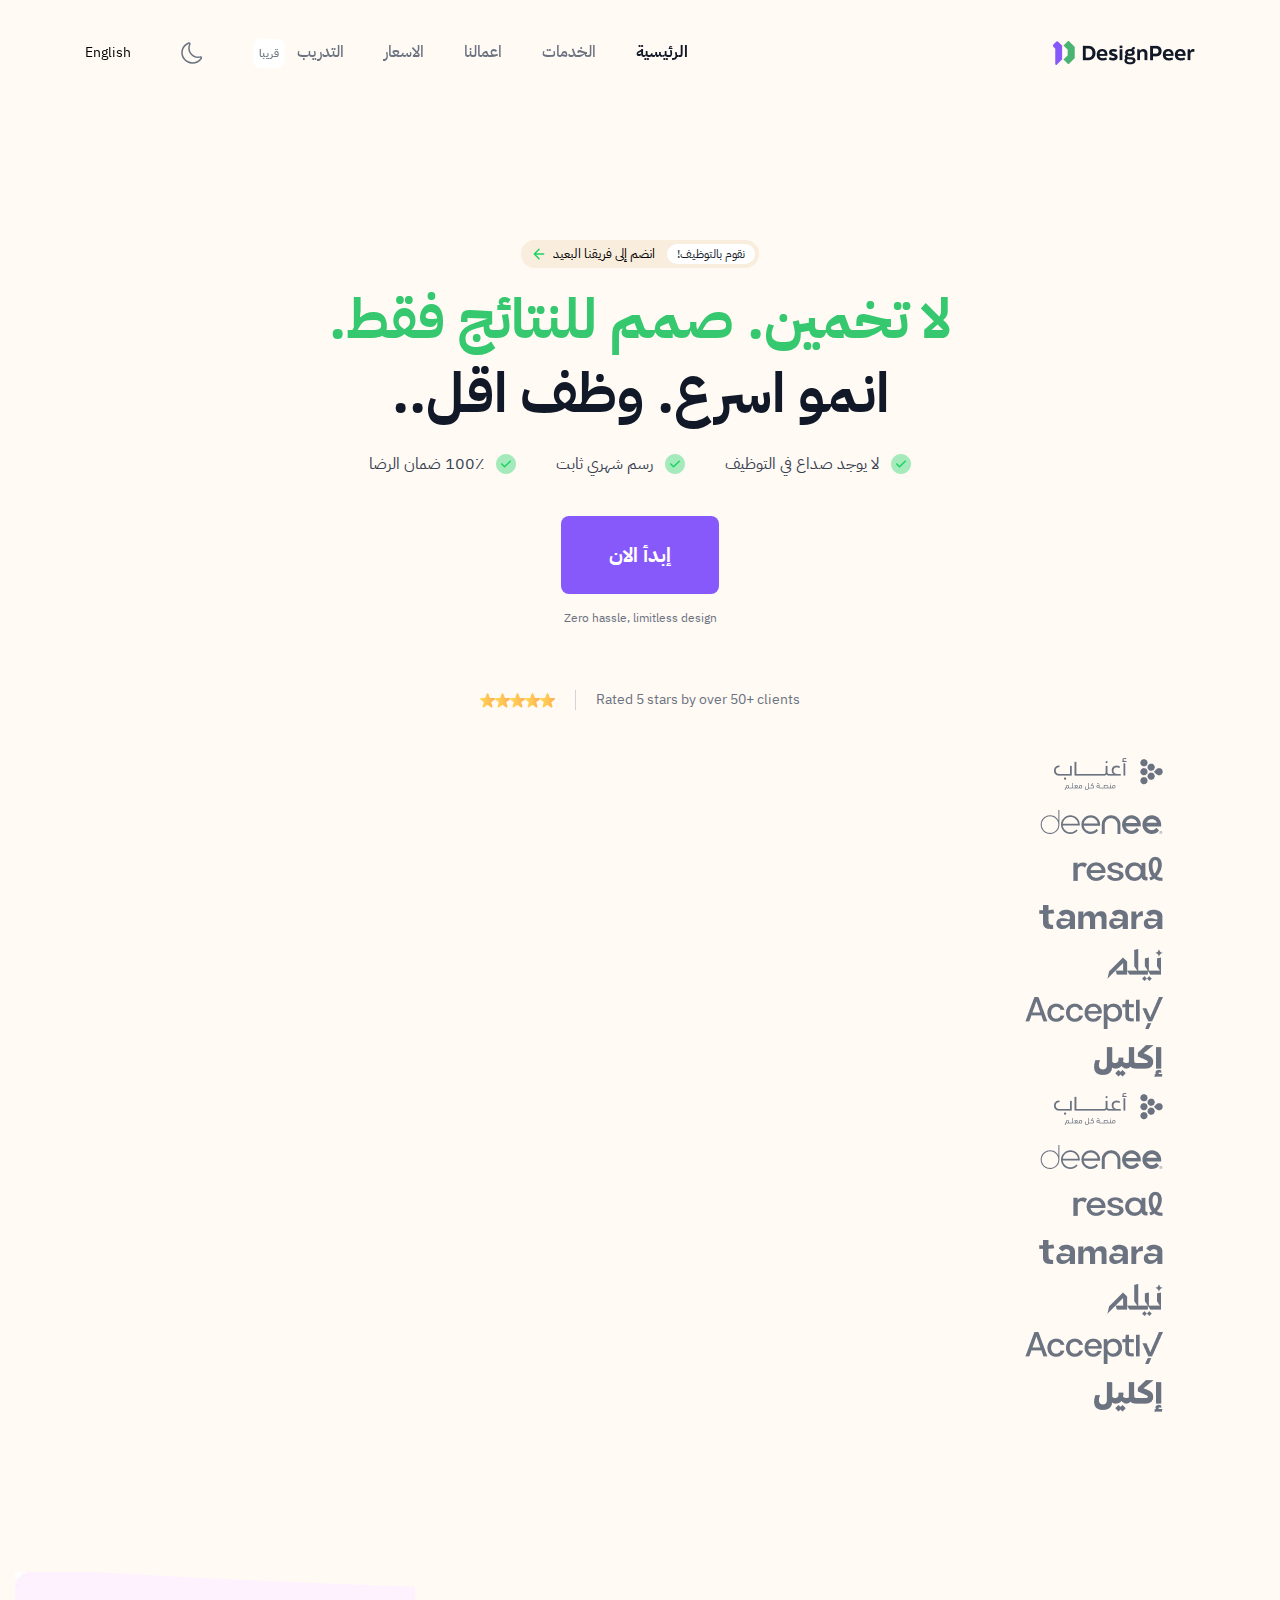
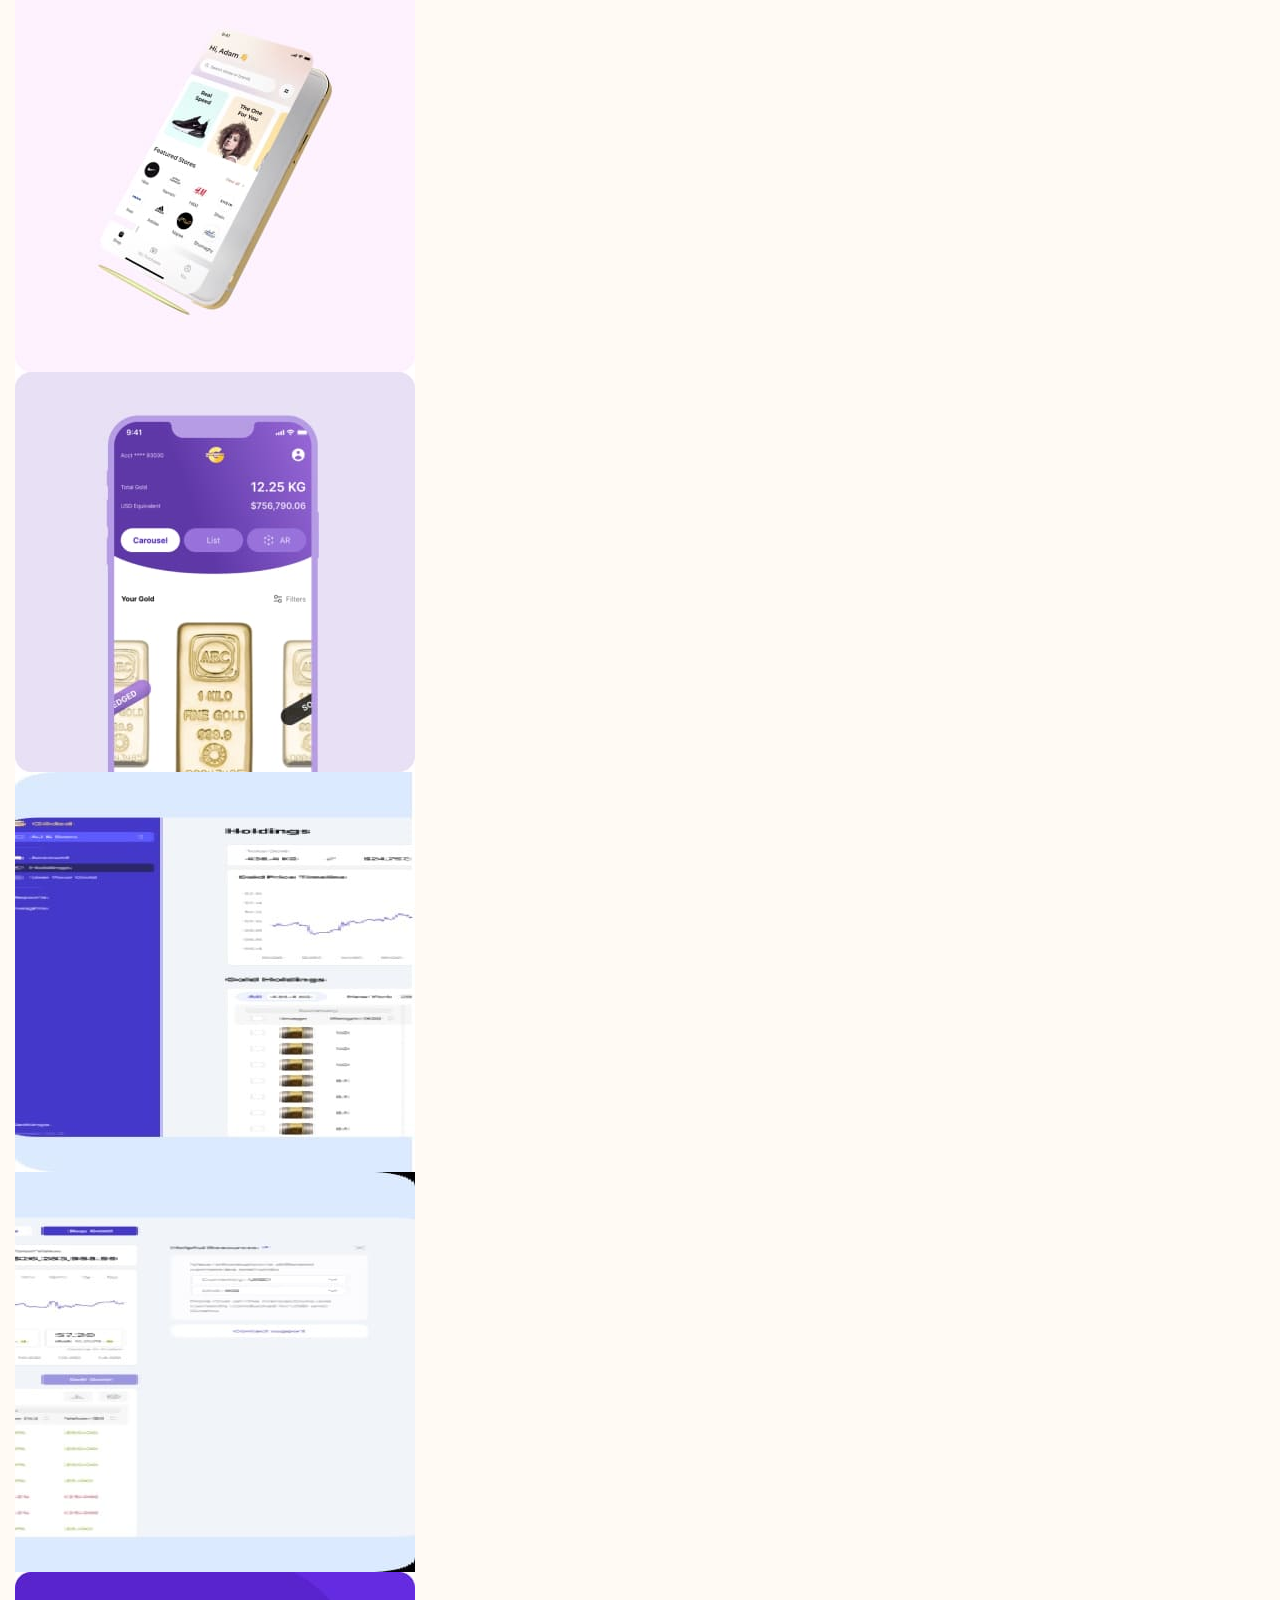
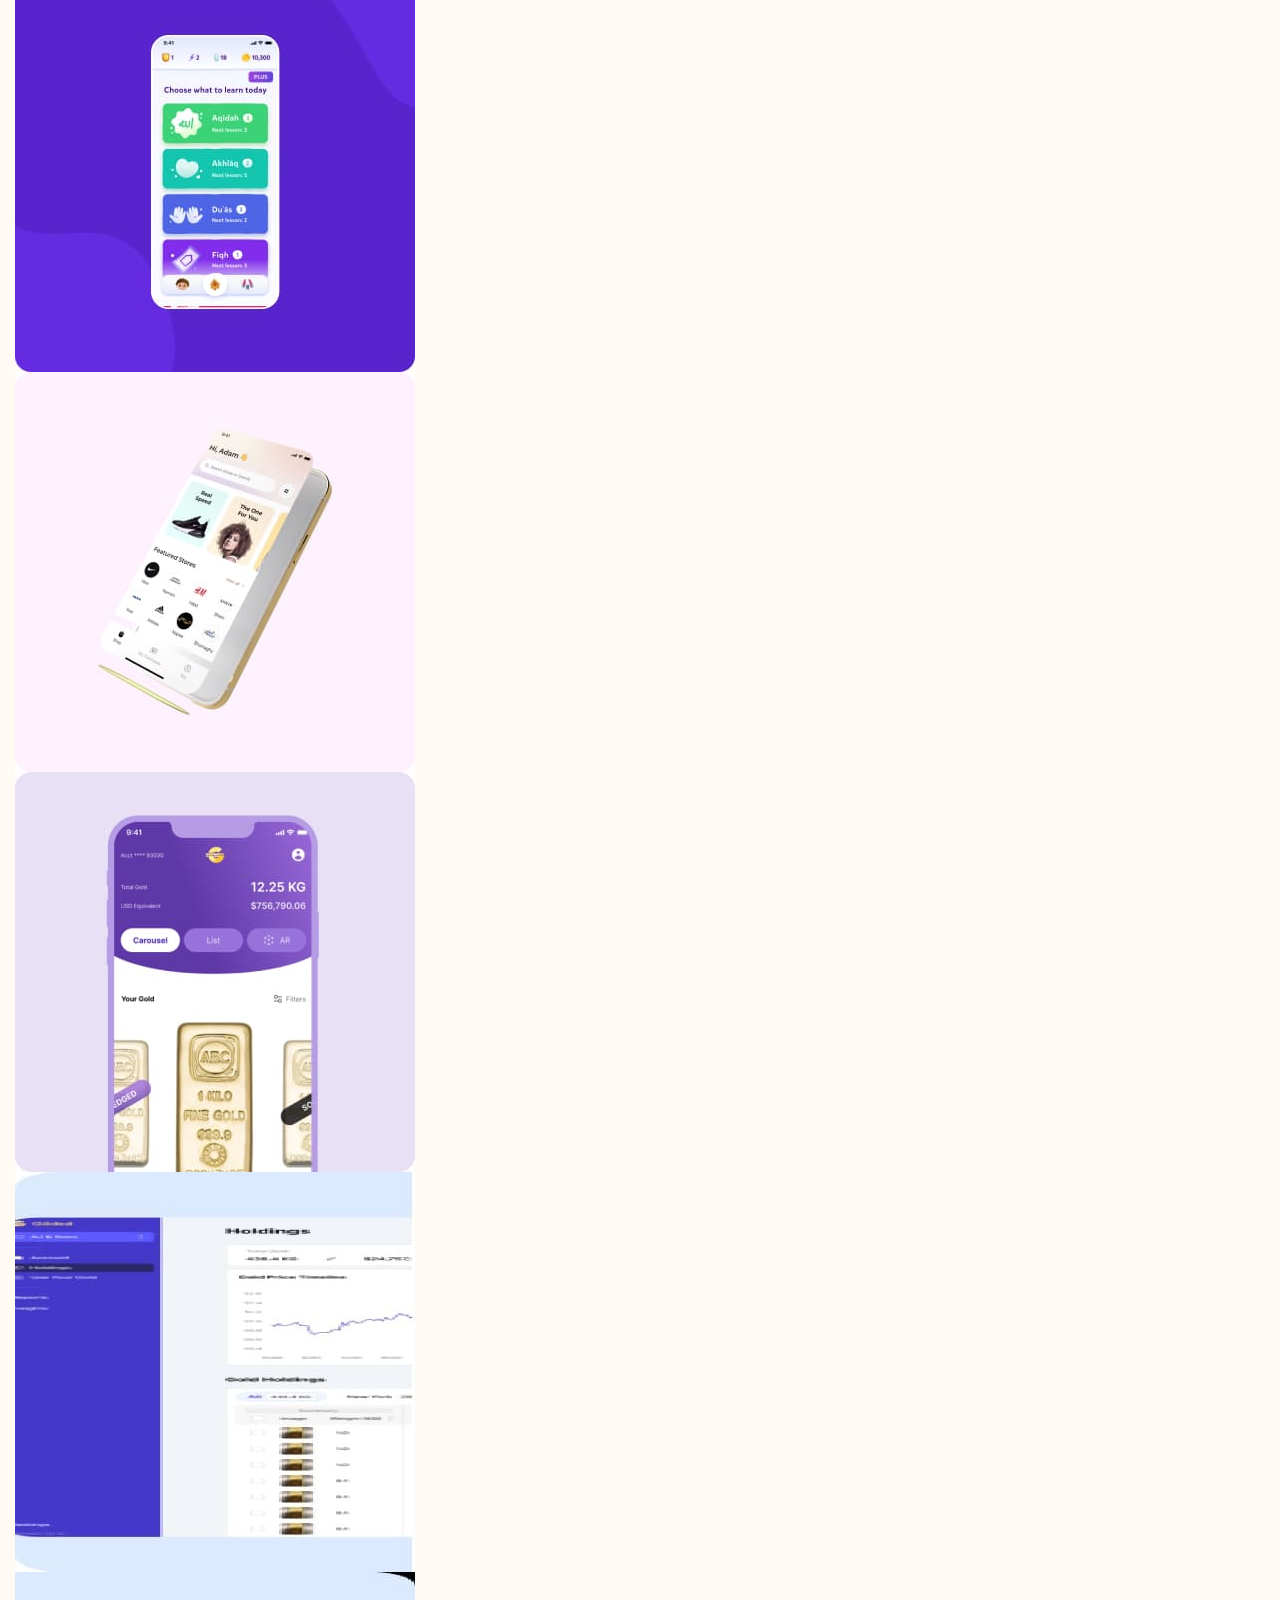
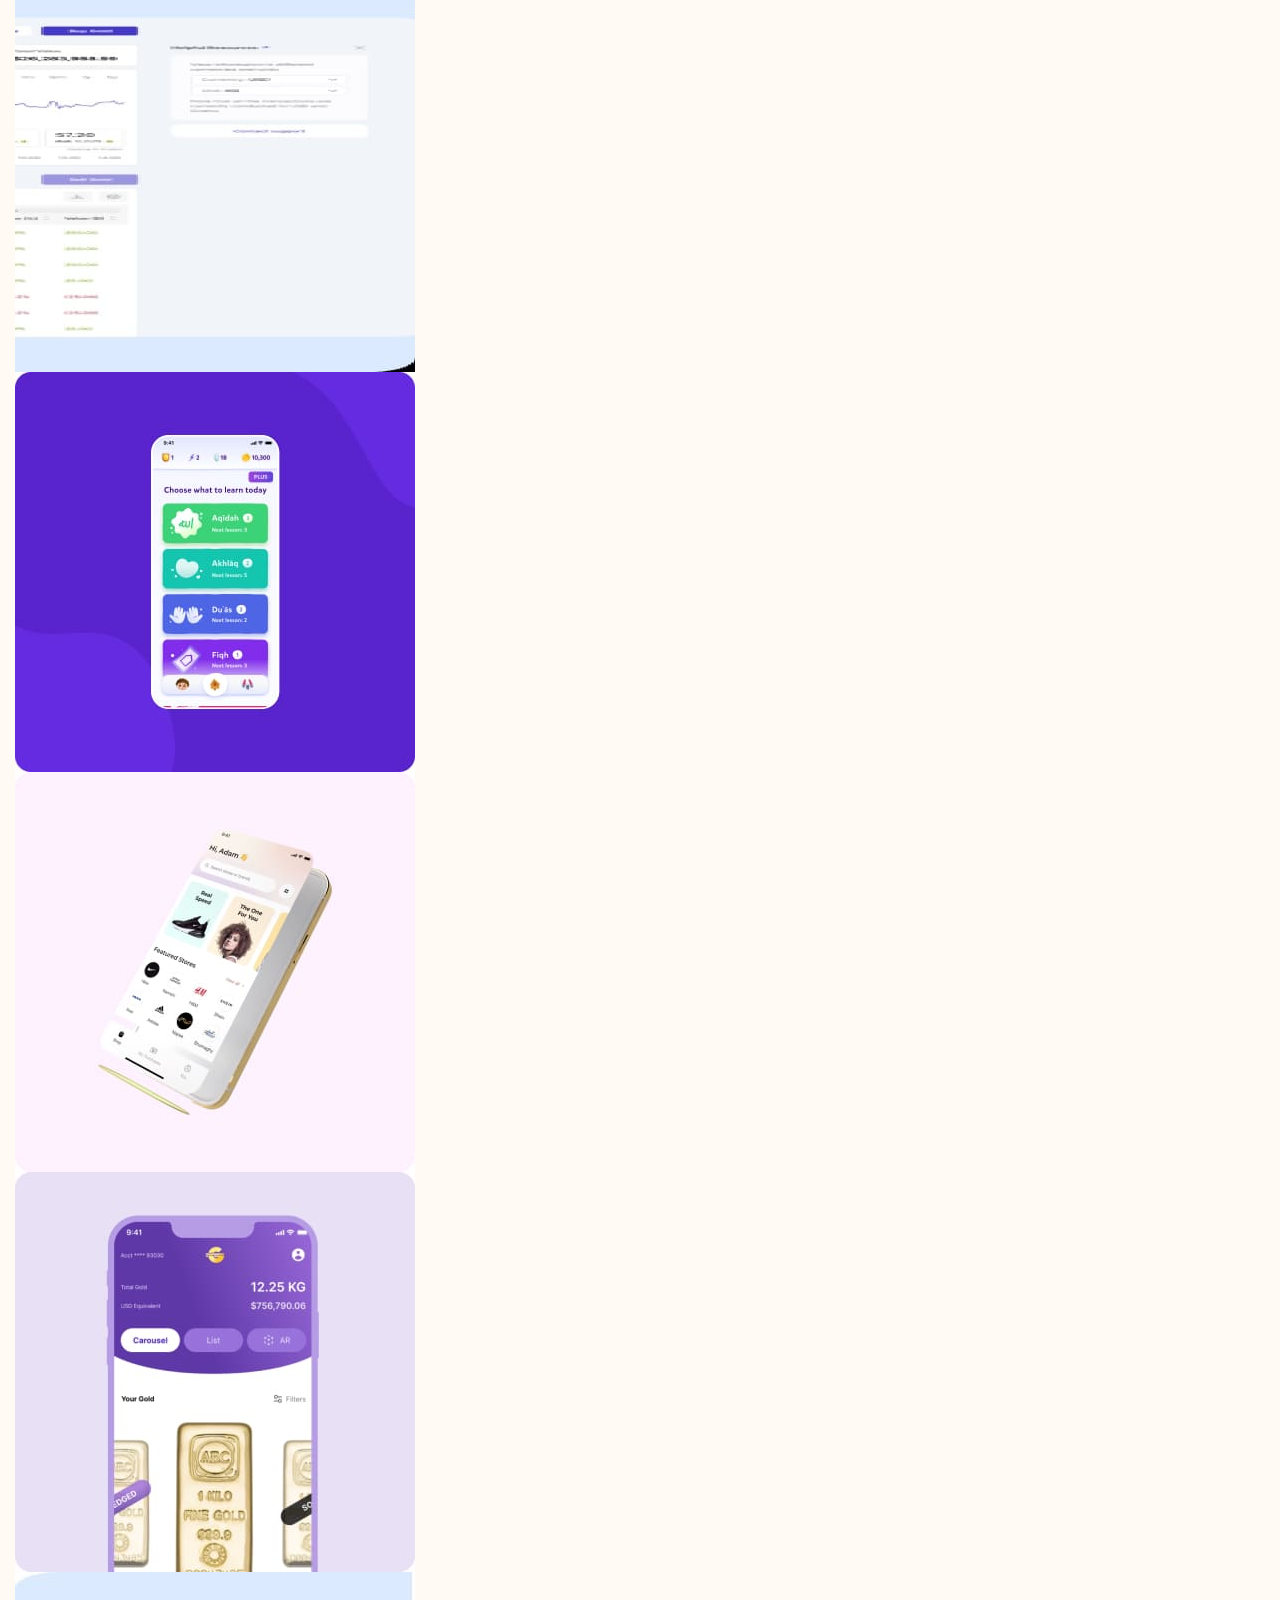
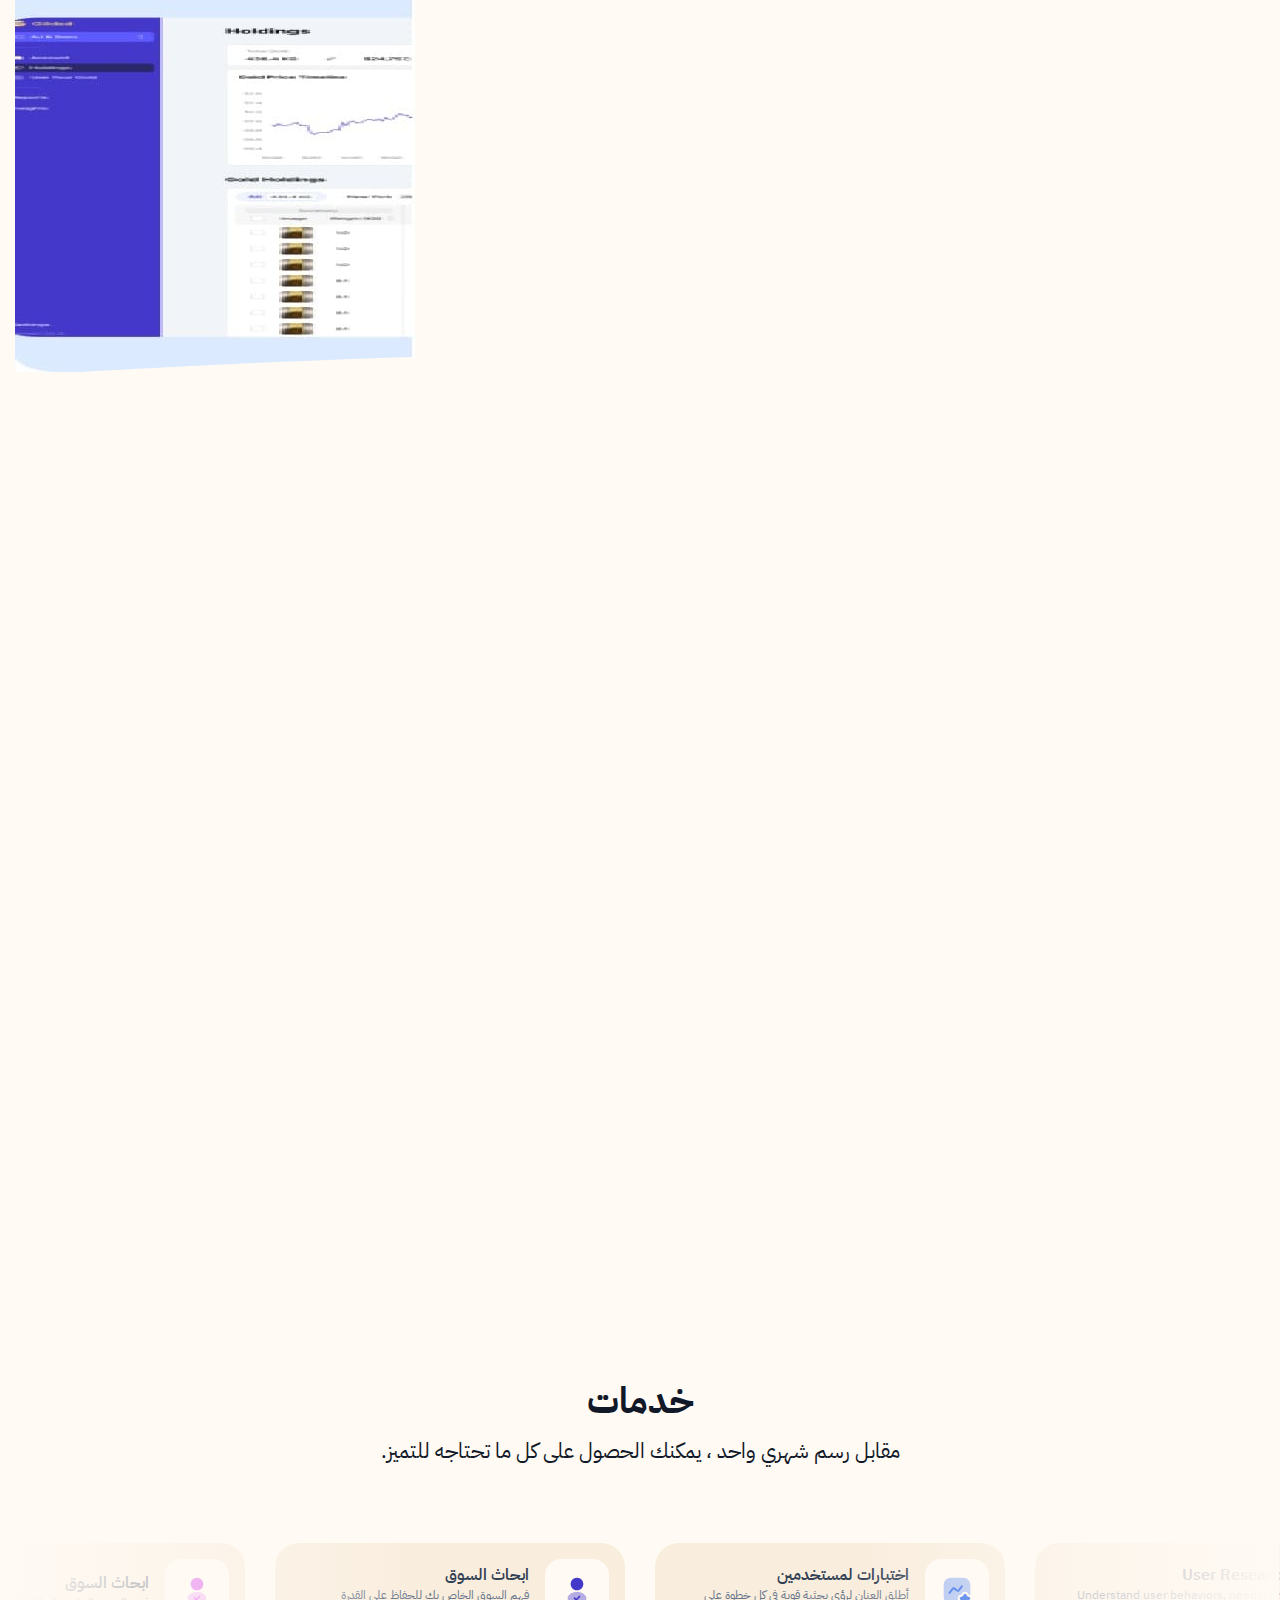
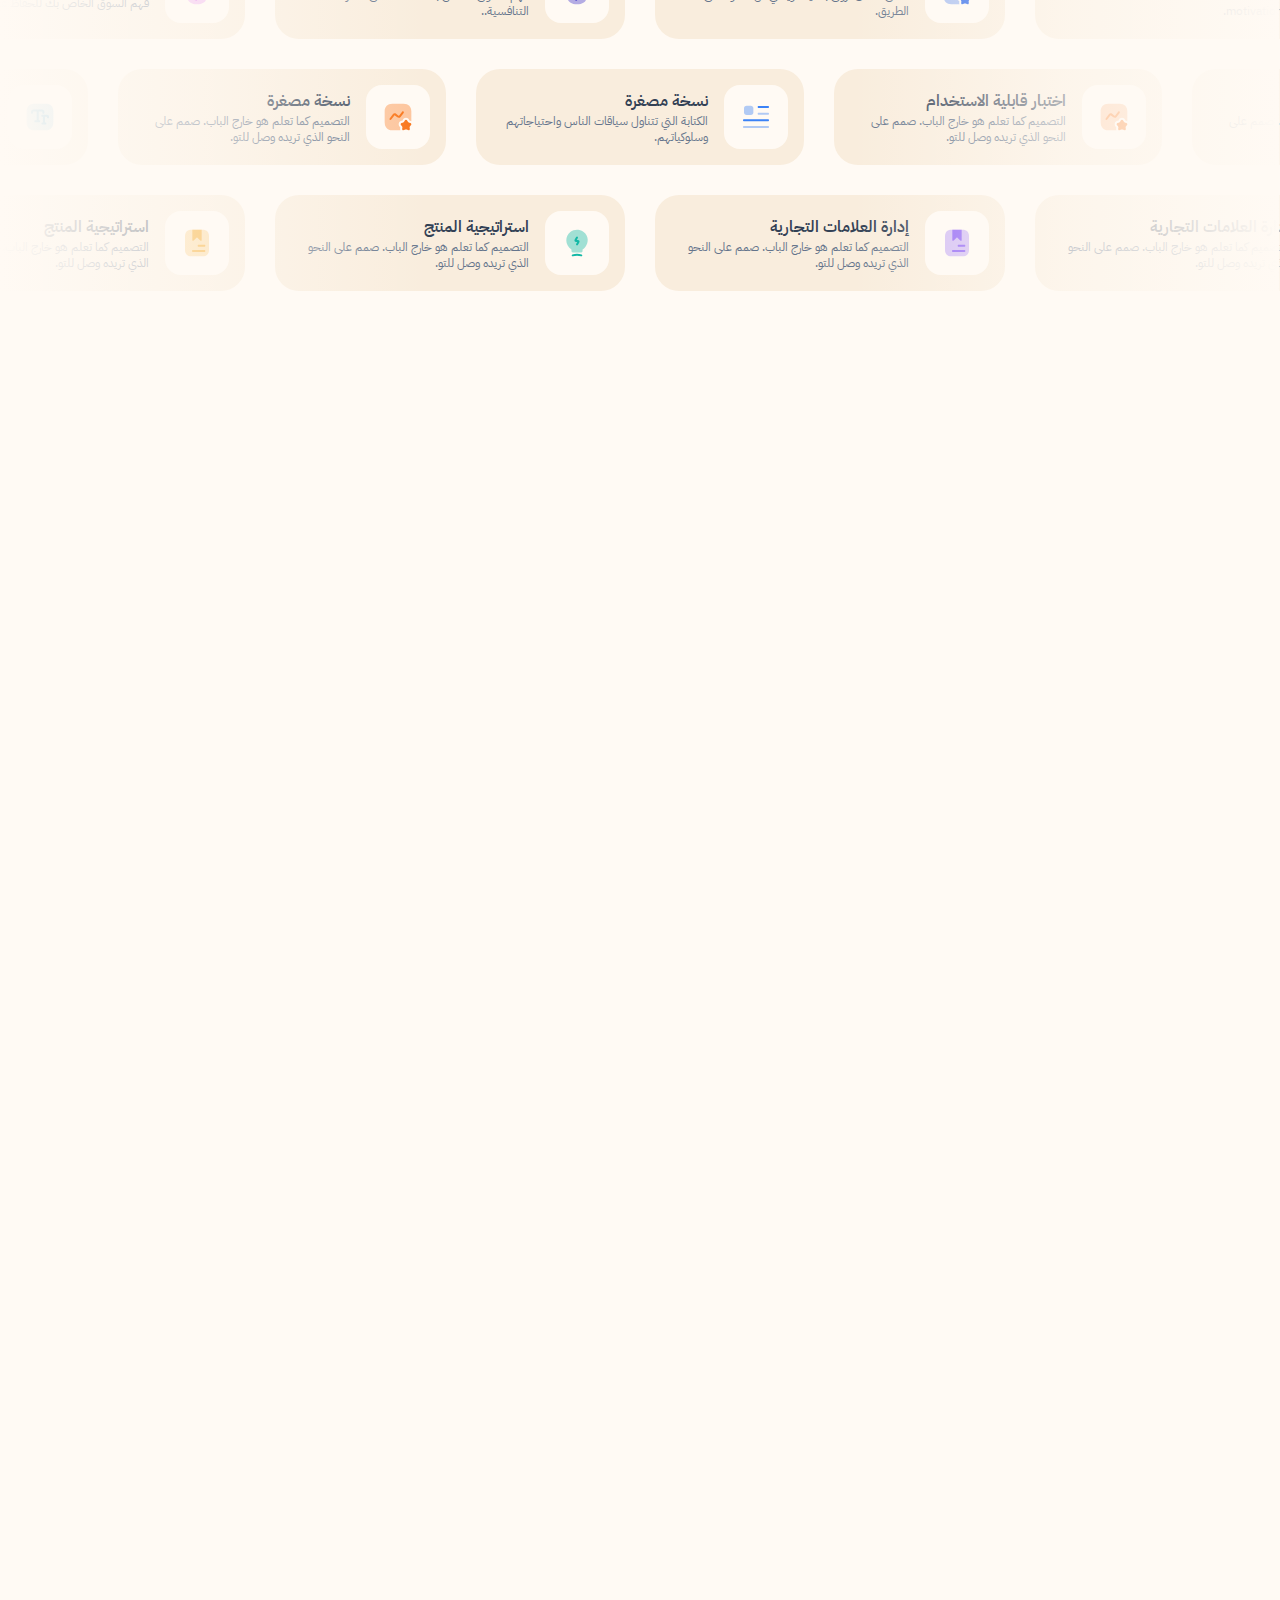
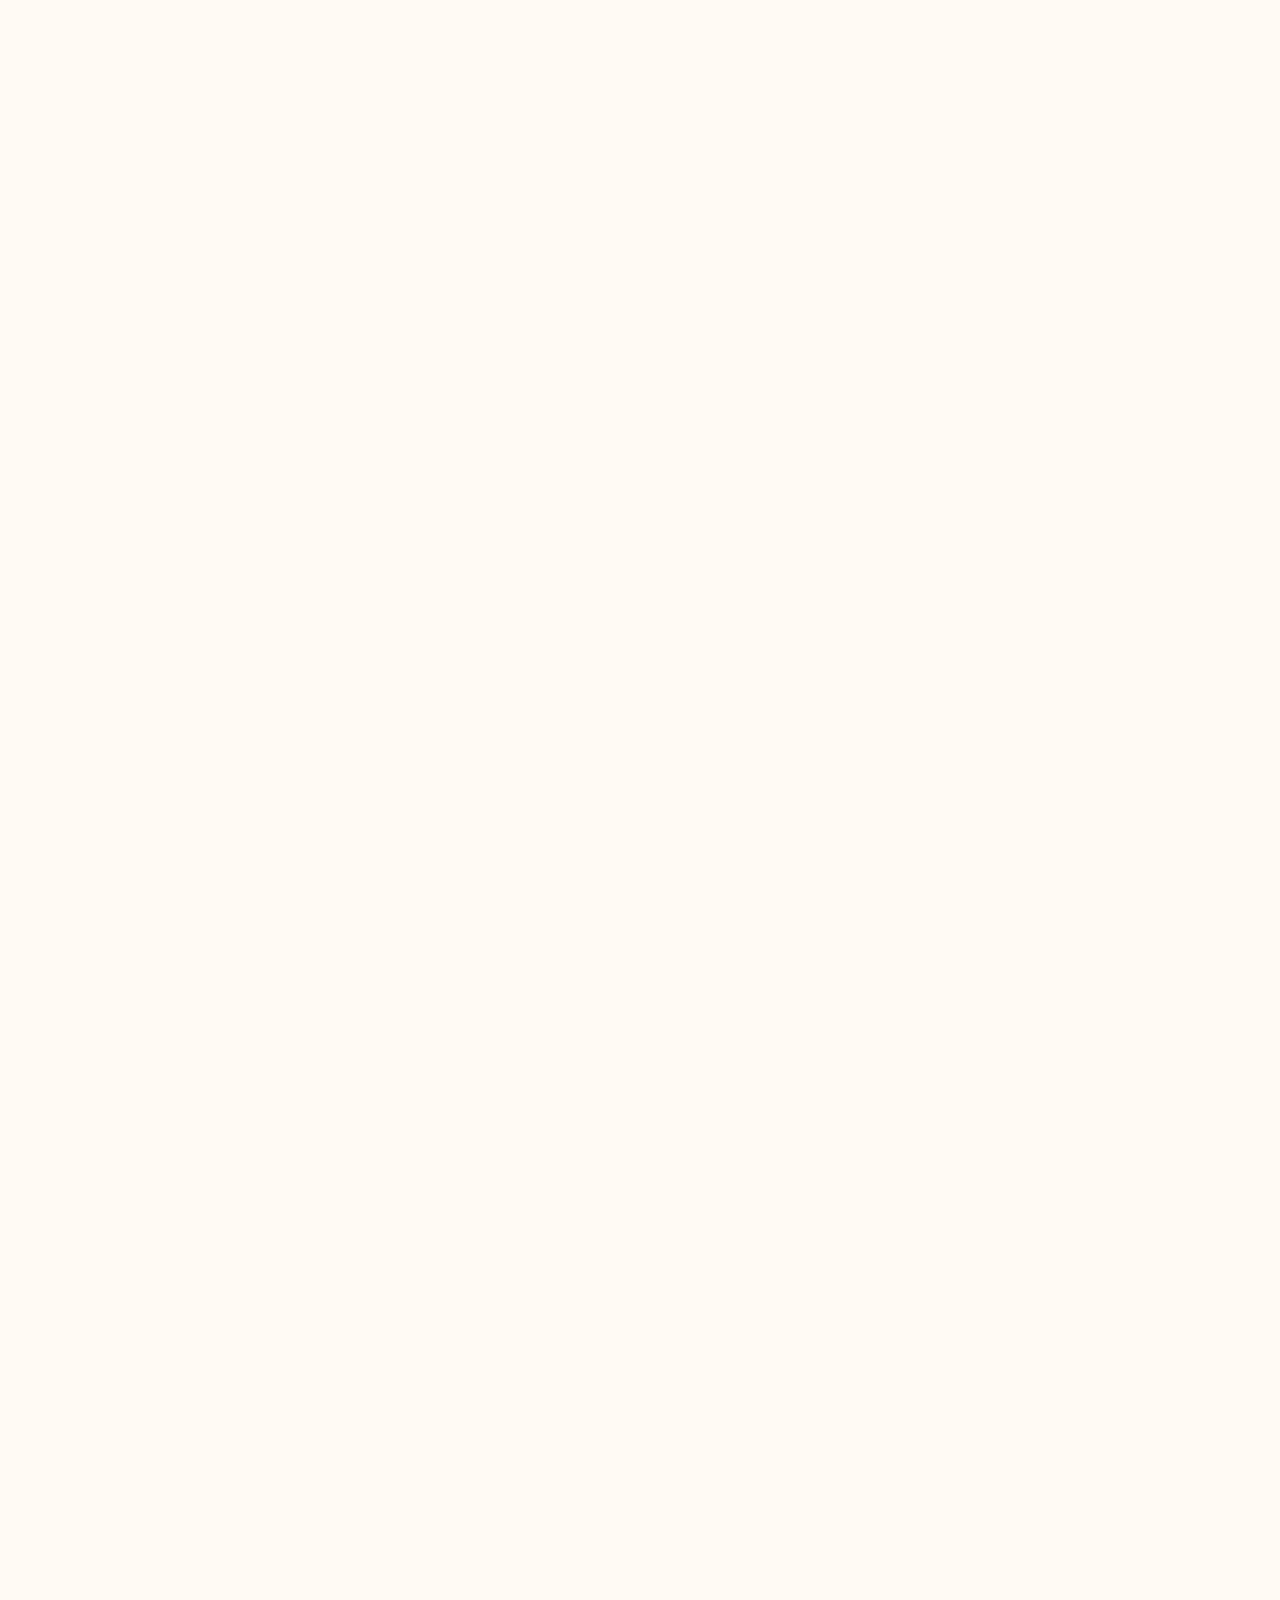
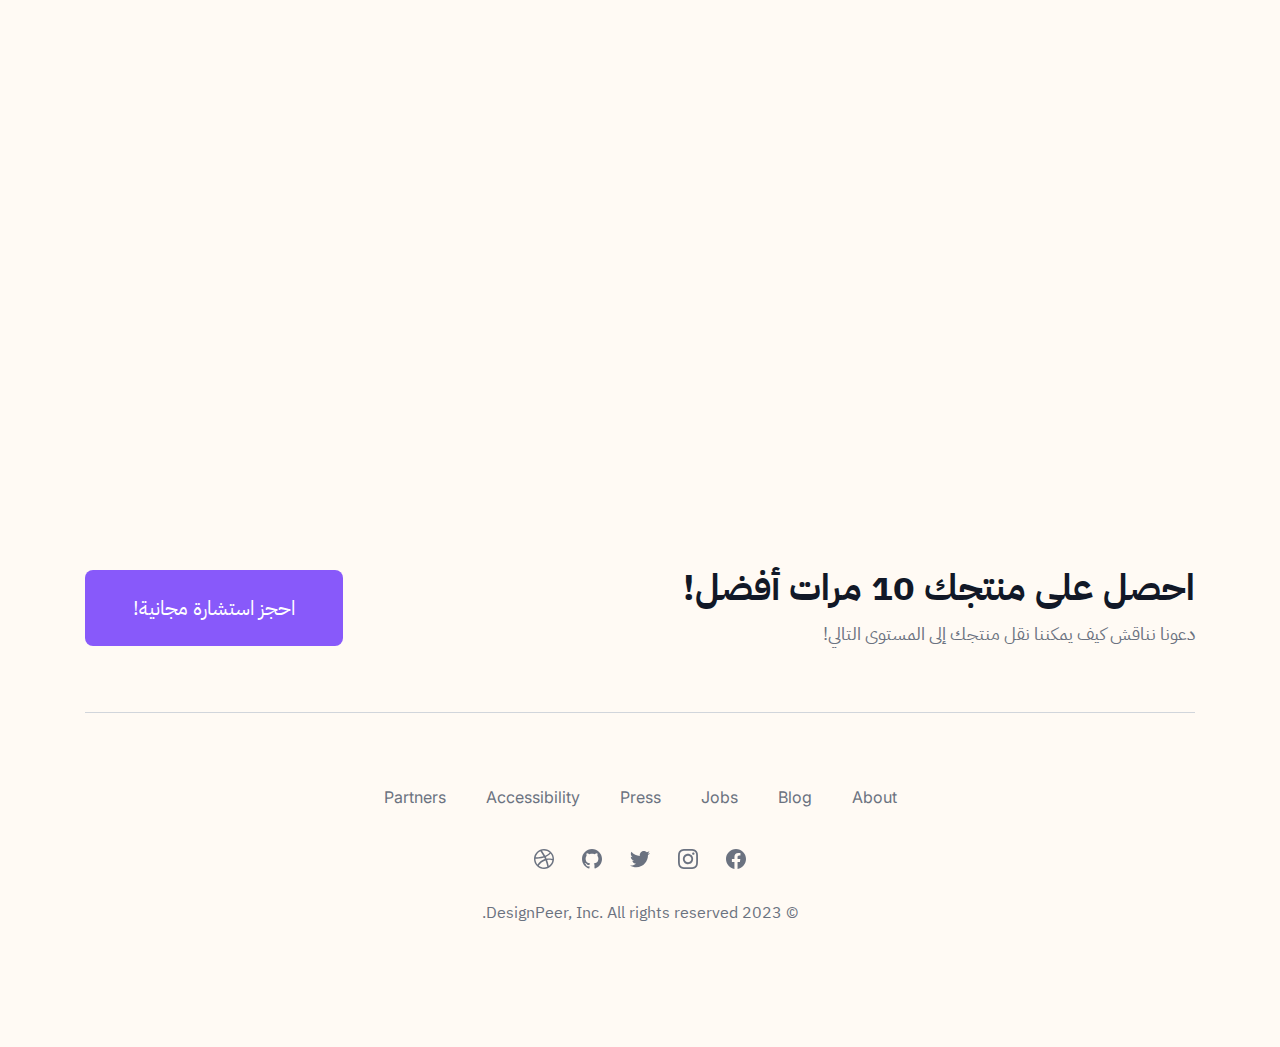
<file: index-ar.html>
<!DOCTYPE html>
<html lang="en" dir="rtl" class="scroll-smooth" >

<head>
    <meta charset="UTF-8" />
    <meta http-equiv="X-UA-Compatible" content="IE=edge" />
    <meta name="viewport" content="width=device-width, initial-scale=1.0" />
    <meta name="description" content="desccription will be here" />
    <title>Document</title>
    <link href="https://unpkg.com/aos@2.3.1/dist/aos.css" rel="stylesheet" />
    <link rel="stylesheet" href="assets/css/flickty.css" />
    <link rel="stylesheet" href="assets/css/styles.css" />
</head>

<body class="font-Grotesk rtl:font-IBM scroll-smooth">
    <div class="dark:bg-darkclr bg-[#FFFAF4]">
        <!-- start DP header  -->
        <header id="header" class="sticky top-0 z-50">
            <div class="container mx-auto">
                <div class="header-container flex items-center justify-between py-10 px-6 md:px-0 md:py-0">
                    <a href="index-ar.html" class="logo">
                        <img class="block dark:hidden" src="assets/images/logo.png" alt="logo">
                        <img class="hidden dark:block" src="assets/images/logodark.png" alt="logo">
                    </a>
                    <div
                        class="mobile-menu transition z-auto duration-300 sm:flex flex-col md:flex-row  md:items-center justify-end fixed  w-screen md:w-auto md:h-auto h-screen top-0 left-0 hidden md:translate-x-0 dark:bg-[#0F141F] dark:md:bg-transparent bg-secondary md:bg-transparent md:static p-10 md:p-0">
                        <ul class="list-none md:flex  gap-10 py-10">
                            <li class="nav-link mb-10 md:mb-0 leading-6 w-full md:w-auto ">
                                <a class="hero transition duration-300 hover:text-[#111827] dark:hover:text-white  dark:text-white text-[30px] md:text-base text-[#111827] font-bold"
                                    href="#hero">الرئيسية</a>
                            </li>
                            <li class="nav-link mb-10 md:mb-0 leading-6 w-full md:w-auto ">
                                <a class="services transition duration-300 hover:text-[#111827] dark:hover:text-white  dark:text-[#9CA3AF] text-[30px] md:text-base text-[#6B7280] font-medium"
                                    href="#services">الخدمات</a>
                            </li>
                            <li class="nav-link mb-10 md:mb-0 leading-6 w-full md:w-auto ">
                                <a class="work transition duration-300 hover:text-[#111827] dark:hover:text-white  dark:text-[#9CA3AF] text-[30px] md:text-base text-[#6B7280] font-medium"
                                    href="#work">اعمالنا</a>
                            </li>
                            <li class="nav-link mb-10 md:mb-0 leading-6 w-full md:w-auto ">
                                <a class="pricing transition duration-300 hover:text-[#111827] dark:hover:text-white  dark:text-[#9CA3AF] text-[30px] md:text-base text-[#6B7280] font-medium"
                                    href="#pricing">الاسعار</a>
                            </li>
                            <li
                                class="nav-link pb-10 md:pb-0 leading-6 w-full md:w-auto md:border-none border-b border-gray-300 dark:border-b-gray-600 ">
                                <a class=" transition duration-300 hover:text-[#111827] dark:hover:text-white dark:text-[#9CA3AF] text-[30px] md:text-base text-[#6B7280] font-medium"
                                    href="#">
                                    التدريب
                                    <span
                                        class="p-1.5  ltr:ml-2 rtl:mr-2 bg-white t-[#6B7280] rounded-lg text-[11px] dark:bg-[#374151]">قريبا</span>
                                </a>
                            </li>
                            <div class="menu-close-btn absolute top-[30px] right-[30px] md:hidden">
                                <svg width="29" height="29" viewBox="0 0 29 29" fill="none"
                                    xmlns="http://www.w3.org/2000/svg">
                                    <path
                                        d="M24.4546 27C23.7301 27 23.0136 26.7362 22.4411 26.164L2.11485 5.84701C1.01705 4.74971 1.01705 2.92046 2.11485 1.82316C3.2129 0.725612 5.04377 0.725612 6.14182 1.82316L26.4681 22.1402C27.5619 23.2335 27.5658 25.0534 26.48 26.152C25.877 26.7091 25.1448 27 24.4546 27Z"
                                        fill="#475569" stroke="#0F141F" stroke-width="2" />
                                    <path
                                        d="M3.83684 27.2915C3.11235 27.2915 2.39583 27.0277 1.82335 26.4555C0.72555 25.3582 0.725551 23.529 1.82335 22.4317L22.1496 2.11467C23.2476 1.01712 25.0785 1.01712 26.1766 2.11467C27.2744 3.21197 27.2744 5.04122 26.1766 6.13852L5.85033 26.4555C5.27784 27.0277 4.56132 27.2915 3.83684 27.2915Z"
                                        fill="#475569" stroke="#0F141F" stroke-width="2" />
                                </svg>

                            </div>
                        </ul>
                        <div class="flex items-center justify-between">
                            <div id="dark-mode-btn" class="flex items-center md:mx-[50px]">
                                <svg class="block dark:hidden cursor-pointer" width="22" height="22" viewBox="0 0 22 22"
                                    fill="none" xmlns="http://www.w3.org/2000/svg">
                                    <path
                                        d="M11.4599 21.7501C11.2899 21.7501 11.1199 21.7501 10.9499 21.7401C5.34995 21.4901 0.669948 16.9801 0.279948 11.4801C-0.0600518 6.76011 2.66995 2.35011 7.06995 0.500114C8.31995 -0.0198855 8.97995 0.380114 9.25995 0.670114C9.53995 0.950114 9.92995 1.60011 9.40995 2.79011C8.94995 3.85011 8.71995 4.98011 8.72995 6.14011C8.74995 10.5701 12.4299 14.3301 16.9199 14.5101C17.5699 14.5401 18.2099 14.4901 18.8299 14.3801C20.1499 14.1401 20.6999 14.6701 20.9099 15.0101C21.1199 15.3501 21.3599 16.0801 20.5599 17.1601C18.4399 20.0601 15.0699 21.7501 11.4599 21.7501ZM1.76995 11.3701C2.10995 16.1301 6.16995 20.0301 11.0099 20.2401C14.2999 20.4001 17.4199 18.9001 19.3399 16.2801C19.4899 16.0701 19.5599 15.9201 19.5899 15.8401C19.4999 15.8301 19.3399 15.8201 19.0899 15.8701C18.3599 16.0001 17.5999 16.0501 16.8499 16.0201C11.5699 15.8101 7.24995 11.3801 7.21995 6.16011C7.21995 4.78011 7.48995 3.45011 8.03995 2.20011C8.13995 1.98011 8.15995 1.83011 8.16995 1.75011C8.07995 1.75011 7.91995 1.77011 7.65995 1.88011C3.84995 3.48011 1.48995 7.30011 1.76995 11.3701Z"
                                        fill="#6B7280" />
                                </svg>

                                <svg class="hidden dark:block cursor-pointer" width="22" height="22" viewBox="0 0 22 22"
                                    fill="none" xmlns="http://www.w3.org/2000/svg">
                                    <path
                                        d="M11 18.25C7 18.25 3.75 15 3.75 11C3.75 7 7 3.75 11 3.75C15 3.75 18.25 7 18.25 11C18.25 15 15 18.25 11 18.25ZM11 5.25C7.83 5.25 5.25 7.83 5.25 11C5.25 14.17 7.83 16.75 11 16.75C14.17 16.75 16.75 14.17 16.75 11C16.75 7.83 14.17 5.25 11 5.25Z"
                                        fill="#9CA3AF" />
                                    <path
                                        d="M11 21.96C10.45 21.96 10 21.55 10 21V20.92C10 20.37 10.45 19.92 11 19.92C11.55 19.92 12 20.37 12 20.92C12 21.47 11.55 21.96 11 21.96ZM18.14 19.14C17.88 19.14 17.63 19.04 17.43 18.85L17.3 18.72C16.91 18.33 16.91 17.7 17.3 17.31C17.69 16.92 18.32 16.92 18.71 17.31L18.84 17.44C19.23 17.83 19.23 18.46 18.84 18.85C18.65 19.04 18.4 19.14 18.14 19.14ZM3.86 19.14C3.6 19.14 3.35 19.04 3.15 18.85C2.76 18.46 2.76 17.83 3.15 17.44L3.28 17.31C3.67 16.92 4.3 16.92 4.69 17.31C5.08 17.7 5.08 18.33 4.69 18.72L4.56 18.85C4.37 19.04 4.11 19.14 3.86 19.14ZM21 12H20.92C20.37 12 19.92 11.55 19.92 11C19.92 10.45 20.37 10 20.92 10C21.47 10 21.96 10.45 21.96 11C21.96 11.55 21.55 12 21 12ZM1.08 12H1C0.45 12 0 11.55 0 11C0 10.45 0.45 10 1 10C1.55 10 2.04 10.45 2.04 11C2.04 11.55 1.63 12 1.08 12ZM18.01 4.99C17.75 4.99 17.5 4.89 17.3 4.7C16.91 4.31 16.91 3.68 17.3 3.29L17.43 3.16C17.82 2.77 18.45 2.77 18.84 3.16C19.23 3.55 19.23 4.18 18.84 4.57L18.71 4.7C18.52 4.89 18.27 4.99 18.01 4.99ZM3.99 4.99C3.73 4.99 3.48 4.89 3.28 4.7L3.15 4.56C2.76 4.17 2.76 3.54 3.15 3.15C3.54 2.76 4.17 2.76 4.56 3.15L4.69 3.28C5.08 3.67 5.08 4.3 4.69 4.69C4.5 4.89 4.24 4.99 3.99 4.99ZM11 2.04C10.45 2.04 10 1.63 10 1.08V1C10 0.45 10.45 0 11 0C11.55 0 12 0.45 12 1C12 1.55 11.55 2.04 11 2.04Z"
                                        fill="#9CA3AF" />
                                </svg>


                            </div>
                            <a href="index.html" class="dark:text-[#9CA3AF] font-IBM text-sm">English</a>
                        </div>
                    </div>
                    <span class="mobile-menu-btn block md:hidden">
                        <svg class="hidden dark:block" width="40" height="40" viewBox="0 0 40 40" fill="none"
                            xmlns="http://www.w3.org/2000/svg">
                            <path opacity="0.4"
                                d="M26.9835 3.3335H13.0168C6.95016 3.3335 3.3335 6.95016 3.3335 13.0168V26.9668C3.3335 33.0502 6.95016 36.6668 13.0168 36.6668H26.9668C33.0335 36.6668 36.6502 33.0502 36.6502 26.9835V13.0168C36.6668 6.95016 33.0502 3.3335 26.9835 3.3335Z"
                                fill="#CBD5E1" />
                            <path
                                d="M28.3332 13.75H11.6665C10.9832 13.75 10.4165 13.1833 10.4165 12.5C10.4165 11.8167 10.9832 11.25 11.6665 11.25H28.3332C29.0165 11.25 29.5832 11.8167 29.5832 12.5C29.5832 13.1833 29.0165 13.75 28.3332 13.75Z"
                                fill="#CBD5E1" />
                            <path
                                d="M28.3332 21.25H11.6665C10.9832 21.25 10.4165 20.6833 10.4165 20C10.4165 19.3167 10.9832 18.75 11.6665 18.75H28.3332C29.0165 18.75 29.5832 19.3167 29.5832 20C29.5832 20.6833 29.0165 21.25 28.3332 21.25Z"
                                fill="#CBD5E1" />
                            <path
                                d="M28.3332 28.75H11.6665C10.9832 28.75 10.4165 28.1833 10.4165 27.5C10.4165 26.8167 10.9832 26.25 11.6665 26.25H28.3332C29.0165 26.25 29.5832 26.8167 29.5832 27.5C29.5832 28.1833 29.0165 28.75 28.3332 28.75Z"
                                fill="#CBD5E1" />
                        </svg>
                        <svg class="dark:hidden  w-12 h-12  md:w-16 md:h-16" width="40" height="40" viewBox="0 0 40 40"
                            fill="none" xmlns="http://www.w3.org/2000/svg">
                            <path opacity="0.4"
                                d="M26.983 3.3335H13.0163C6.94967 3.3335 3.33301 6.95016 3.33301 13.0168V26.9668C3.33301 33.0502 6.94967 36.6668 13.0163 36.6668H26.9663C33.033 36.6668 36.6497 33.0502 36.6497 26.9835V13.0168C36.6663 6.95016 33.0497 3.3335 26.983 3.3335Z"
                                fill="#A88455" />
                            <path
                                d="M28.3337 13.75H11.667C10.9837 13.75 10.417 13.1833 10.417 12.5C10.417 11.8167 10.9837 11.25 11.667 11.25H28.3337C29.017 11.25 29.5837 11.8167 29.5837 12.5C29.5837 13.1833 29.017 13.75 28.3337 13.75Z"
                                fill="#A88455" />
                            <path
                                d="M28.3337 21.25H11.667C10.9837 21.25 10.417 20.6833 10.417 20C10.417 19.3167 10.9837 18.75 11.667 18.75H28.3337C29.017 18.75 29.5837 19.3167 29.5837 20C29.5837 20.6833 29.017 21.25 28.3337 21.25Z"
                                fill="#A88455" />
                            <path
                                d="M28.3337 28.75H11.667C10.9837 28.75 10.417 28.1833 10.417 27.5C10.417 26.8167 10.9837 26.25 11.667 26.25H28.3337C29.017 26.25 29.5837 26.8167 29.5837 27.5C29.5837 28.1833 29.017 28.75 28.3337 28.75Z"
                                fill="#A88455" />
                        </svg>


                    </span>
                </div>
            </div>
        </header>
        <!-- end DP header  -->

        <!-- start DP main page content  -->
        <main class="px-6 md:px-0">
            <!-- start section  -->
            <section id="hero" class=" pt-10 md:pt-[134px]">
                <div class="container mx-auto">
                    <div class=" md:text-center ">
                        <div class=" md:text-center ">
                            <div
                                class="inline-flex items-center  gap-[12px] rounded-full mx-auto bg-secondary dark:bg-[#282F40]">
                                <span
                                    class="mr-1 text-[#111827] dark:bg-[#131A2A] dark:text-white py-0.5 px-[10px] text-xs my-1 bg-white rounded-full">
                                    نقوم بالتوظيف!
                                </span>
                                <span class="flex items-center gap-2 text-[13px] ltr:mr-3 rtl:ml-3 dark:text-[#D1D5DB]">
                                    انضم إلى فريقنا البعيد
                                    <svg width="12" height="12" viewBox="0 0 12 12" fill="none"
                                        xmlns="http://www.w3.org/2000/svg">
                                        <path
                                            d="M10.6665 5.99984L1.33317 5.99984M1.33317 5.99984L5.99984 10.6665M1.33317 5.99984L5.99984 1.33317"
                                            stroke="#1BD363" stroke-width="1.5" stroke-linecap="round"
                                            stroke-linejoin="round" />
                                    </svg>

                                </span>
                            </div>
                        </div>
                    </div>
                    <h1 class="mt-4	">
                        <span class="md:text-center block text-[40px]  md:text-heroar font-bold text-[#36C86F]">لا
                            تخمين. صمم
                            للنتائج فقط.
                        </span>
                        <span
                            class="md:text-center block text-3xl mt-1 md:text-heroar font-bold text-[#111827] dark:text-white">
                            انمو اسرع. وظف اقل..</span>
                    </h1>
                    <div class="md:flex  justify-center gap-10 mt-6">
                        <div class="flex items-center mb-2 md:mb-0 gap-3">
                            <span>
                                <svg width="20" height="20" viewBox="0 0 20 20" fill="none"
                                    xmlns="http://www.w3.org/2000/svg">
                                    <path opacity="0.4"
                                        d="M10 20C15.5228 20 20 15.5228 20 10C20 4.47715 15.5228 0 10 0C4.47715 0 0 4.47715 0 10C0 15.5228 4.47715 20 10 20Z"
                                        fill="#1BD363" />
                                    <path
                                        d="M8.57994 13.5801C8.37994 13.5801 8.18994 13.5001 8.04994 13.3601L5.21994 10.5301C4.92994 10.2401 4.92994 9.7601 5.21994 9.4701C5.50994 9.1801 5.98994 9.1801 6.27994 9.4701L8.57994 11.7701L13.7199 6.6301C14.0099 6.3401 14.4899 6.3401 14.7799 6.6301C15.0699 6.9201 15.0699 7.4001 14.7799 7.6901L9.10994 13.3601C8.96994 13.5001 8.77994 13.5801 8.57994 13.5801Z"
                                        fill="#1BD363" />
                                </svg>
                            </span>
                            <span class="text-[#374151] dark:text-[#9CA3AF]">لا يوجد صداع في التوظيف</span>
                        </div>
                        <div class="flex items-center mb-2 md:mb-0 gap-3">
                            <span>
                                <svg width="20" height="20" viewBox="0 0 20 20" fill="none"
                                    xmlns="http://www.w3.org/2000/svg">
                                    <path opacity="0.4"
                                        d="M10 20C15.5228 20 20 15.5228 20 10C20 4.47715 15.5228 0 10 0C4.47715 0 0 4.47715 0 10C0 15.5228 4.47715 20 10 20Z"
                                        fill="#1BD363" />
                                    <path
                                        d="M8.57994 13.5801C8.37994 13.5801 8.18994 13.5001 8.04994 13.3601L5.21994 10.5301C4.92994 10.2401 4.92994 9.7601 5.21994 9.4701C5.50994 9.1801 5.98994 9.1801 6.27994 9.4701L8.57994 11.7701L13.7199 6.6301C14.0099 6.3401 14.4899 6.3401 14.7799 6.6301C15.0699 6.9201 15.0699 7.4001 14.7799 7.6901L9.10994 13.3601C8.96994 13.5001 8.77994 13.5801 8.57994 13.5801Z"
                                        fill="#1BD363" />
                                </svg>
                            </span>
                            <span class="text-[#374151] dark:text-[#9CA3AF]">رسم شهري ثابت</span>
                        </div>
                        <div class="flex items-center mb-2 md:mb-0 gap-3">
                            <span>
                                <svg width="20" height="20" viewBox="0 0 20 20" fill="none"
                                    xmlns="http://www.w3.org/2000/svg">
                                    <path opacity="0.4"
                                        d="M10 20C15.5228 20 20 15.5228 20 10C20 4.47715 15.5228 0 10 0C4.47715 0 0 4.47715 0 10C0 15.5228 4.47715 20 10 20Z"
                                        fill="#1BD363" />
                                    <path
                                        d="M8.57994 13.5801C8.37994 13.5801 8.18994 13.5001 8.04994 13.3601L5.21994 10.5301C4.92994 10.2401 4.92994 9.7601 5.21994 9.4701C5.50994 9.1801 5.98994 9.1801 6.27994 9.4701L8.57994 11.7701L13.7199 6.6301C14.0099 6.3401 14.4899 6.3401 14.7799 6.6301C15.0699 6.9201 15.0699 7.4001 14.7799 7.6901L9.10994 13.3601C8.96994 13.5001 8.77994 13.5801 8.57994 13.5801Z"
                                        fill="#1BD363" />
                                </svg>
                            </span>
                            <span class="text-[#374151] dark:text-[#9CA3AF]">
                                100٪ ضمان الرضا
                            </span>
                        </div>
                    </div>
                    <div class="text-center mt-10 ">
                        <button class="text-white py-6 px-12 md:w-auto w-full rounded-lg font-bold bg-primary text-20 ">
                            إبدأ الان
                        </button>
                    </div>

                    <p class="mt-4 text-center text-[#6B7280] text-xs">Zero hassle, limitless design</p>
                    <div class="flex mt-16 justify-center items-center gap-[20px]">

                        <p class="text-sm text-[#6B7280] pl-[20px] border-l-[1px] border-l-[#D1D5DB]">
                            Rated 5 stars by over
                            <span
                                class="dark:text-transparent dark:bg-clip-text  dark:from-[#00F5A0] dark:to-[#00D9F5] dark:bg-gradient-to-r">50+
                                clients</span>
                        </p>
                        <div class=" flex items-center">
                            <svg width="15" height="15" viewBox="0 0 15 15" fill="none"
                                xmlns="http://www.w3.org/2000/svg">
                                <path
                                    d="M6.54894 0.92705C6.8483 0.00573924 8.1517 0.00573965 8.45106 0.92705L9.52063 4.21885C9.6545 4.63087 10.0385 4.90983 10.4717 4.90983H13.9329C14.9016 4.90983 15.3044 6.14945 14.5207 6.71885L11.7205 8.75329C11.37 9.00793 11.2234 9.4593 11.3572 9.87132L12.4268 13.1631C12.7261 14.0844 11.6717 14.8506 10.888 14.2812L8.08779 12.2467C7.7373 11.9921 7.2627 11.9921 6.91221 12.2467L4.11204 14.2812C3.32833 14.8506 2.27385 14.0844 2.5732 13.1631L3.64277 9.87132C3.77665 9.4593 3.62999 9.00793 3.2795 8.75329L0.479333 6.71885C-0.304381 6.14945 0.0983948 4.90983 1.06712 4.90983H4.52832C4.96154 4.90983 5.3455 4.63087 5.47937 4.21885L6.54894 0.92705Z"
                                    fill="url(#paint0_linear_135_522)" />
                                <defs>
                                    <linearGradient id="paint0_linear_135_522" x1="-2.5" y1="8" x2="17.5" y2="8"
                                        gradientUnits="userSpaceOnUse">
                                        <stop stop-color="#FFE259" />
                                        <stop offset="1" stop-color="#FFA751" />
                                    </linearGradient>
                                </defs>
                            </svg>
                            <svg width="15" height="15" viewBox="0 0 15 15" fill="none"
                                xmlns="http://www.w3.org/2000/svg">
                                <path
                                    d="M6.54894 0.92705C6.8483 0.00573924 8.1517 0.00573965 8.45106 0.92705L9.52063 4.21885C9.6545 4.63087 10.0385 4.90983 10.4717 4.90983H13.9329C14.9016 4.90983 15.3044 6.14945 14.5207 6.71885L11.7205 8.75329C11.37 9.00793 11.2234 9.4593 11.3572 9.87132L12.4268 13.1631C12.7261 14.0844 11.6717 14.8506 10.888 14.2812L8.08779 12.2467C7.7373 11.9921 7.2627 11.9921 6.91221 12.2467L4.11204 14.2812C3.32833 14.8506 2.27385 14.0844 2.5732 13.1631L3.64277 9.87132C3.77665 9.4593 3.62999 9.00793 3.2795 8.75329L0.479333 6.71885C-0.304381 6.14945 0.0983948 4.90983 1.06712 4.90983H4.52832C4.96154 4.90983 5.3455 4.63087 5.47937 4.21885L6.54894 0.92705Z"
                                    fill="url(#paint0_linear_135_522)" />
                                <defs>
                                    <linearGradient id="paint0_linear_135_522" x1="-2.5" y1="8" x2="17.5" y2="8"
                                        gradientUnits="userSpaceOnUse">
                                        <stop stop-color="#FFE259" />
                                        <stop offset="1" stop-color="#FFA751" />
                                    </linearGradient>
                                </defs>
                            </svg>
                            <svg width="15" height="15" viewBox="0 0 15 15" fill="none"
                                xmlns="http://www.w3.org/2000/svg">
                                <path
                                    d="M6.54894 0.92705C6.8483 0.00573924 8.1517 0.00573965 8.45106 0.92705L9.52063 4.21885C9.6545 4.63087 10.0385 4.90983 10.4717 4.90983H13.9329C14.9016 4.90983 15.3044 6.14945 14.5207 6.71885L11.7205 8.75329C11.37 9.00793 11.2234 9.4593 11.3572 9.87132L12.4268 13.1631C12.7261 14.0844 11.6717 14.8506 10.888 14.2812L8.08779 12.2467C7.7373 11.9921 7.2627 11.9921 6.91221 12.2467L4.11204 14.2812C3.32833 14.8506 2.27385 14.0844 2.5732 13.1631L3.64277 9.87132C3.77665 9.4593 3.62999 9.00793 3.2795 8.75329L0.479333 6.71885C-0.304381 6.14945 0.0983948 4.90983 1.06712 4.90983H4.52832C4.96154 4.90983 5.3455 4.63087 5.47937 4.21885L6.54894 0.92705Z"
                                    fill="url(#paint0_linear_135_522)" />
                                <defs>
                                    <linearGradient id="paint0_linear_135_522" x1="-2.5" y1="8" x2="17.5" y2="8"
                                        gradientUnits="userSpaceOnUse">
                                        <stop stop-color="#FFE259" />
                                        <stop offset="1" stop-color="#FFA751" />
                                    </linearGradient>
                                </defs>
                            </svg>
                            <svg width="15" height="15" viewBox="0 0 15 15" fill="none"
                                xmlns="http://www.w3.org/2000/svg">
                                <path
                                    d="M6.54894 0.92705C6.8483 0.00573924 8.1517 0.00573965 8.45106 0.92705L9.52063 4.21885C9.6545 4.63087 10.0385 4.90983 10.4717 4.90983H13.9329C14.9016 4.90983 15.3044 6.14945 14.5207 6.71885L11.7205 8.75329C11.37 9.00793 11.2234 9.4593 11.3572 9.87132L12.4268 13.1631C12.7261 14.0844 11.6717 14.8506 10.888 14.2812L8.08779 12.2467C7.7373 11.9921 7.2627 11.9921 6.91221 12.2467L4.11204 14.2812C3.32833 14.8506 2.27385 14.0844 2.5732 13.1631L3.64277 9.87132C3.77665 9.4593 3.62999 9.00793 3.2795 8.75329L0.479333 6.71885C-0.304381 6.14945 0.0983948 4.90983 1.06712 4.90983H4.52832C4.96154 4.90983 5.3455 4.63087 5.47937 4.21885L6.54894 0.92705Z"
                                    fill="url(#paint0_linear_135_522)" />
                                <defs>
                                    <linearGradient id="paint0_linear_135_522" x1="-2.5" y1="8" x2="17.5" y2="8"
                                        gradientUnits="userSpaceOnUse">
                                        <stop stop-color="#FFE259" />
                                        <stop offset="1" stop-color="#FFA751" />
                                    </linearGradient>
                                </defs>
                            </svg>
                            <svg width="15" height="15" viewBox="0 0 15 15" fill="none"
                                xmlns="http://www.w3.org/2000/svg">
                                <path
                                    d="M6.54894 0.92705C6.8483 0.00573924 8.1517 0.00573965 8.45106 0.92705L9.52063 4.21885C9.6545 4.63087 10.0385 4.90983 10.4717 4.90983H13.9329C14.9016 4.90983 15.3044 6.14945 14.5207 6.71885L11.7205 8.75329C11.37 9.00793 11.2234 9.4593 11.3572 9.87132L12.4268 13.1631C12.7261 14.0844 11.6717 14.8506 10.888 14.2812L8.08779 12.2467C7.7373 11.9921 7.2627 11.9921 6.91221 12.2467L4.11204 14.2812C3.32833 14.8506 2.27385 14.0844 2.5732 13.1631L3.64277 9.87132C3.77665 9.4593 3.62999 9.00793 3.2795 8.75329L0.479333 6.71885C-0.304381 6.14945 0.0983948 4.90983 1.06712 4.90983H4.52832C4.96154 4.90983 5.3455 4.63087 5.47937 4.21885L6.54894 0.92705Z"
                                    fill="url(#paint0_linear_135_522)" />
                                <defs>
                                    <linearGradient id="paint0_linear_135_522" x1="-2.5" y1="8" x2="17.5" y2="8"
                                        gradientUnits="userSpaceOnUse">
                                        <stop stop-color="#FFE259" />
                                        <stop offset="1" stop-color="#FFA751" />
                                    </linearGradient>
                                </defs>
                            </svg>


                        </div>
                    </div>


                </div>
            </section>

            <!-- start section  -->
          <section class="mt-10" data-aos="fade-up" data-aos-duration="2000">
            <div class="container mx-auto">
                <div class="carousel-1 relative">

                    <div class="carousel-cell w-1/7 mx-8">
                        <img src="assets/images/brand-1.png" alt="er" />
                    </div>
                    <div class="carousel-cell w-1/7 mx-8">
                        <img src="assets/images/brand-2.png" alt="er" />
                    </div>
                    <div class="carousel-cell w-1/7 mx-8">
                        <img src="assets/images/brand-3.png" alt="er" />
                    </div>
                    <div class="carousel-cell w-1/7 mx-8">
                        <img src="assets/images/brand-4.png" alt="er" />
                    </div>
                    <div class="carousel-cell w-1/7 mx-8">
                        <img src="assets/images/brand-5.png" alt="er" />
                    </div>
                    <div class="carousel-cell w-1/7 mx-8">
                        <img src="assets/images/brand-6.png" alt="er" />
                    </div>
                    <div class="carousel-cell w-1/7 mx-8">
                        <img src="assets/images/brand-7.png" alt="er" />
                    </div>

                    <div class="carousel-cell w-1/7 mx-8">
                        <img src="assets/images/brand-1.png" alt="er" />
                    </div>
                    <div class="carousel-cell w-1/7 mx-8">
                        <img src="assets/images/brand-2.png" alt="er" />
                    </div>
                    <div class="carousel-cell w-1/7 mx-8">
                        <img src="assets/images/brand-3.png" alt="er" />
                    </div>
                    <div class="carousel-cell w-1/7 mx-8">
                        <img src="assets/images/brand-4.png" alt="er" />
                    </div>
                    <div class="carousel-cell w-1/7 mx-8">
                        <img src="assets/images/brand-5.png" alt="er" />
                    </div>
                    <div class="carousel-cell w-1/7 mx-8">
                        <img src="assets/images/brand-6.png" alt="er" />
                    </div>
                    <div class="carousel-cell w-1/7 mx-8">
                        <img src="assets/images/brand-7.png" alt="er" />
                    </div>

                </div>
                
            </div>
        </section>

            <!-- start section  -->

            <section id="work" dir="ltr" id="work">
                <h2 class="text-2xl  relative z-20 mt-20 text-center font-semibold mb-10 text-[#111827] dark:text-[#F9FAFB]"
                    data-aos="fade-up" data-aos-duration="2000">
                    نتائجنا تتحدث بصوت أعلى
                </h2>

                   <div class="carousel-2 relative">
                    <svg class="absolute top-[-58px] left-0 dark:fill-darkclr fill-[#FFFAF4] z-10 w-full" width="1600px"
                        height="85" viewBox="0 0 1600 85" fill="none" xmlns="http://www.w3.org/2000/svg">
                        <path
                            d="M1600 0.0001297L7.43092e-06 -1.01767e-05L2.6382e-06 54.8224C2.6382e-06 54.8224 434.03 84.9999 801.993 84.9999C1146.22 85 1600 54.8225 1600 54.8225L1600 0.0001297Z" />
                    </svg>
                    <svg class="absolute bottom-[-48px] left-0 dark:fill-darkclr fill-[#FFFAF4] z-10 w-full"
                        width="1600px" height="75" viewBox="0 0 1600 75" fill="none" xmlns="http://www.w3.org/2000/svg">
                        <path d="M0 75H1601V30.5C1601 30.5 1167.74 0.5 798.5 0.5C453.081 0.5 0 30.5 0 30.5V75Z" />
                    </svg>
                    <div class="carousel-cell w-[400px] h-[400px] overflow-hidden mx-[15px]">
                        <img class="w-full" src="assets/images/image-3.jpg" alt="er" />
                    </div>
                    <div class="carousel-cell w-[400px] h-[400px] overflow-hidden mx-[15px]">
                        <img class="w-full" src="assets/images/image-4.jpg" alt="er" />
                    </div>
                    <div class="carousel-cell w-[400px] h-[400px] overflow-hidden mx-[15px]">
                        <img class="w-full" src="assets/images/image-5.jpg" alt="er" />
                    </div>
                    <div class="carousel-cell w-[400px] h-[400px] overflow-hidden mx-[15px]">
                        <img class="w-full" src="assets/images/image-1.jpg" alt="er" />
                    </div>
                    <div class="carousel-cell w-[400px] h-[400px] overflow-hidden mx-[15px]">
                        <img class="w-full" src="assets/images/image-2.jpg" alt="er" />
                    </div>
                    <div class="carousel-cell w-[400px] h-[400px] overflow-hidden mx-[15px]">
                        <img class="w-full" src="assets/images/image-3.jpg" alt="er" />
                    </div>
                    <div class="carousel-cell w-[400px] h-[400px] overflow-hidden mx-[15px]">
                        <img class="w-full" src="assets/images/image-4.jpg" alt="er" />
                    </div>
                    <div class="carousel-cell w-[400px] h-[400px] overflow-hidden mx-[15px]">
                        <img class="w-full" src="assets/images/image-5.jpg" alt="er" />
                    </div>
                    <div class="carousel-cell w-[400px] h-[400px] overflow-hidden mx-[15px]">
                        <img class="w-full" src="assets/images/image-1.jpg" alt="er" />
                    </div>
                    <div class="carousel-cell w-[400px] h-[400px] overflow-hidden mx-[15px]">
                        <img class="w-full" src="assets/images/image-2.jpg" alt="er" />
                    </div>
                    <div class="carousel-cell w-[400px] h-[400px] overflow-hidden mx-[15px]">
                        <img class="w-full" src="assets/images/image-3.jpg" alt="er" />
                    </div>
                    <div class="carousel-cell w-[400px] h-[400px] overflow-hidden mx-[15px]">
                        <img class="w-full" src="assets/images/image-4.jpg" alt="er" />
                    </div>
                    <div class="carousel-cell w-[400px] h-[400px] overflow-hidden mx-[15px]">
                        <img class="w-full" src="assets/images/image-5.jpg" alt="er" />
                    </div>
                </div>
            </section>

            <!-- start section  -->
            <!-- start section  -->

            <section class="py-16 md:py-32">
                <div class="container mx-auto">
                    <h2 class="md:text-4xl text-[32px] text-center mb-4 font-bold text-[#111827]  dark:text-[#F9FAFB]"
                        data-aos="fade-up" data-aos-duration="2000">
                        لديك خياران
                    </h2>
                    <p class=" text-center mb-12 text-lg md:text-[21px] text-[#111827] dark:text-[#9CA3AF]"
                        data-aos="fade-up" data-aos-duration="2000">
                        إما أن تضيع الوقت والمال ، أو تنشر خبرة مثبتة الآن.
                    </p>
                    <div class="flex flex-col md:flex-row items-center gap-6 md:gap-12 md:px-[95px]" data-aos="fade-up"
                        data-aos-duration="2000">
                        <div class="p-10 w-full bg-secondary dark:bg-[#131A2A] rounded-2xl">
                            <h3 class="text-[21px] font-semibold mb-6 text-[#111827] dark:text-[#F9FAFB]">
                                يمكن أن يكون توظيف المصممين المناسبين بمثابة كابوس
                            </h3>
                            <ul class="list-none">
                                <li class="flex items-center gap-3 mb-3 text-[#374151] dark:text-[#E5E7EB]">
                                    <span
                                        class="inline-block w-3.5 h-3.5 my-1.5 border border-[#374151] rounded-sm "></span>
                                    <span>مقابلة مئات المصممين </span>
                                </li>
                                <li class="flex items-center gap-3 mb-3 text-[#374151] dark:text-[#E5E7EB]">
                                    <span
                                        class="inline-block w-3.5 h-3.5 my-1.5 border border-[#374151] rounded-sm "></span>
                                    <span>قم بتصفيةهم بناءً على أدوارهم </span>
                                </li>
                                <li class="flex items-center gap-3 mb-3 text-[#374151] dark:text-[#E5E7EB]">
                                    <span
                                        class="inline-block w-3.5 h-3.5 my-1.5 border border-[#374151] rounded-sm "></span>
                                    <span>استعن بمدير منتج لقيادتهم</span>
                                </li>
                                <li class="flex items-center gap-3 mb-3 text-[#374151] dark:text-[#E5E7EB]">
                                    <span
                                        class="inline-block w-3.5 h-3.5 my-1.5 border border-[#374151] rounded-sm "></span>
                                    <span>
                                        قم بإنشاء نموذج أولي بعد أكثر من شهور من الافتراضات
                                    </span>
                                </li>
                                <li class="flex items-center gap-3 mb-3 text-[#374151] dark:text-[#E5E7EB]">
                                    <span
                                        class="inline-block w-3.5 h-3.5 my-1.5 border border-[#374151] rounded-sm "></span>
                                    <span>الإطلاق الناعم (نحن على وشك الانتهاء)</span>
                                </li>
                                <li class="flex items-center gap-3 mb-3 text-[#374151] dark:text-[#E5E7EB]">
                                    <span
                                        class="inline-block w-3.5 h-3.5 my-1.5 border border-[#374151] rounded-sm "></span>
                                    <span>دفع الفواتير بالساعة</span>
                                </li>
                                <li class="flex items-center gap-3 mb-3 text-[#374151] dark:text-[#E5E7EB]">
                                    <span
                                        class="inline-block w-3.5 h-3.5 my-1.5 border border-[#374151] rounded-sm "></span>
                                    <span> ادفع المزيد من الفواتير لكل ساعة لأنها كانت الضربة الكبرى</span>
                                </li>
                                <li class="flex items-center gap-3 mb-3 text-[#374151] dark:text-[#E5E7EB]">
                                    <span
                                        class="inline-block w-3.5 h-3.5 my-1.5 border border-[#374151] rounded-sm "></span>
                                    <span>الإطلاق النهائي</span>
                                </li>
                            </ul>
                        </div>

                        <div
                            class="p-10 w-full rounded-2xl bg-white dark:bg-[#131A2A] shadow-shadow flex flex-col gap-6 border border-primary border-s">
                            <h3 class="text-[21px] font-semibold text-[#111827] dark:text-[#F9FAFB]">
                                أو تجنيد فريق من خبراء المنتج الذين يحركهم النتائج
                            </h3>
                            <ul class="list-none">
                                <li class="flex items-center gap-3 mb-3 text-[#374151] dark:text-[#E5E7EB]">
                                    <span class="inline-block w-3.5 h-3.5 my-1.5 bg-primary rounded"></span>
                                    <span>اختر الباقة </span>
                                </li>
                                <li class="flex items-center gap-3 mb-3 text-[#374151] dark:text-[#E5E7EB]">
                                    <span class="inline-block w-3.5 h-3.5 my-1.5 bg-primary rounded"></span>
                                    <span>أرسل المهام إلى قائمة الانتظار</span>
                                </li>
                                <li class="flex items-center gap-3 mb-3 text-[#374151] dark:text-[#E5E7EB]">
                                    <span class="inline-block w-3.5 h-3.5 my-1.5 bg-primary rounded"></span>
                                    <span>مراجعة وتشغيل 🚀</span>
                                </li>
                            </ul>
                            <button class="rounded-lg bg-primary text-white text-center py-3 font-semibold">
                                اختر هذا وشكر لي لاحقًا!
                            </button>
                        </div>
                    </div>
                </div>
            </section>

            <!-- start section  -->
            <section id="services" class="py-16 md:py-32">
                <div class="">
                    <h2 class="md:text-4xl text-[32px] text-center mb-4 font-bold text-[#111827]  dark:text-[#F9FAFB]">
                        خدمات</h2>
                    <p class=" text-center mb-12 text-lg md:text-[21px]  text-[#111827] dark:text-[#9CA3AF]">
                        مقابل رسم شهري واحد ، يمكنك الحصول على كل ما تحتاجه للتميز.
                    </p>
                    <div class="overflow-x-hidden relative">
                        <div
                            class="absolute z-10 md:block hidden left-0  top-0 bottom-0 w-1/3 bg-gradient-to-r from-[#FFFAF4] via-[#fffaf495] to-[#fffaf400] dark:from-[#0E131E] dark:to-[#0E131E00]">
                        </div>
                        <div
                            class="absolute z-10 md:block hidden right-0 top-0 bottom-0 rotate-180 w-1/3 bg-gradient-to-r from-[#FFFAF4] via-[#fffaf4a3] to-[#fffaf400]  dark:from-[#0E131E] dark:to-[#0E131E00] ">
                        </div>
                        <div
                            class="paralex-element-1 relative flex flex-col md:flex-row gap-3 md:gap-[30px] justify-center md:-mx-60 md:my-[30px] my-4">
                            <div
                                class="service-card p-4 flex gap-4 items-center md:w-[350px] bg-secondary rounded-3xl dark:bg-[#0F172A]">
                                <div class="">
                                    <svg class="dark:hidden  w-12 h-12  md:w-16 md:h-16" width="64" height="64"
                                        viewBox="0 0 64 64" fill="none" xmlns="http://www.w3.org/2000/svg">
                                        <rect width="64" height="64" rx="16" fill="#FFFAF4" />
                                        <path opacity="0.4"
                                            d="M44.88 29.9199L43.5733 35.4933C42.4533 40.3066 40.24 42.2533 36.08 41.8533C35.4133 41.7999 34.6933 41.6799 33.92 41.4933L31.68 40.9599C26.12 39.6399 24.4 36.8933 25.7067 31.3199L27.0133 25.7333C27.28 24.5999 27.6 23.6133 28 22.7999C29.56 19.5733 32.2133 18.7066 36.6667 19.7599L38.8933 20.2799C44.48 21.5866 46.1867 24.3466 44.88 29.9199Z"
                                            fill="#EF4444" />
                                        <path
                                            d="M36.08 41.8534C35.2534 42.4134 34.2134 42.88 32.9467 43.2934L30.84 43.9867C25.5467 45.6934 22.76 44.2667 21.04 38.9734L19.3334 33.7067C17.6267 28.4134 19.04 25.6134 24.3334 23.9067L26.44 23.2134C26.9867 23.04 27.5067 22.8934 28 22.8C27.6 23.6134 27.28 24.6 27.0134 25.7334L25.7067 31.32C24.4 36.8934 26.12 39.64 31.68 40.96L33.92 41.4934C34.6934 41.6801 35.4134 41.8 36.08 41.8534Z"
                                            fill="#EF4444" />
                                        <path
                                            d="M39.32 30.0133C39.24 30.0133 39.16 29.9999 39.0667 29.9866L32.6 28.3466C32.0667 28.2133 31.7467 27.6666 31.88 27.1333C32.0133 26.5999 32.56 26.2799 33.0933 26.4133L39.56 28.0533C40.0933 28.1866 40.4133 28.7333 40.28 29.2666C40.1733 29.7066 39.76 30.0133 39.32 30.0133Z"
                                            fill="#EF4444" />
                                        <path
                                            d="M35.4133 34.5201C35.3333 34.5201 35.2533 34.5068 35.16 34.4934L31.28 33.5068C30.7467 33.3734 30.4267 32.8268 30.56 32.2934C30.6933 31.7601 31.24 31.4401 31.7733 31.5734L35.6533 32.5601C36.1867 32.6934 36.5067 33.2401 36.3733 33.7734C36.2667 34.2268 35.8667 34.5201 35.4133 34.5201Z"
                                            fill="#EF4444" />
                                    </svg>
                                    <svg class="hidden dark:block w-12 h-12  md:w-16 md:h-16" width="64" height="64"
                                        viewBox="0 0 64 64" fill="none" xmlns="http://www.w3.org/2000/svg">
                                        <rect width="64" height="64" rx="16" fill="#7F1D1D" />
                                        <path opacity="0.4"
                                            d="M44.8801 29.9199L43.5734 35.4933C42.4534 40.3066 40.2401 42.2533 36.0801 41.8533C35.4134 41.7999 34.6934 41.6799 33.9201 41.4933L31.6801 40.9599C26.1201 39.6399 24.4001 36.8933 25.7067 31.3199L27.0134 25.7333C27.2801 24.5999 27.6001 23.6133 28.0001 22.7999C29.5601 19.5733 32.2134 18.7066 36.6667 19.7599L38.8934 20.2799C44.4801 21.5866 46.1867 24.3466 44.8801 29.9199Z"
                                            fill="#FEF2F2" />
                                        <path
                                            d="M36.08 41.8534C35.2533 42.4134 34.2133 42.88 32.9466 43.2934L30.84 43.9867C25.5466 45.6934 22.76 44.2667 21.04 38.9734L19.3333 33.7067C17.6266 28.4134 19.04 25.6134 24.3333 23.9067L26.44 23.2134C26.9866 23.04 27.5066 22.8934 28 22.8C27.6 23.6134 27.28 24.6 27.0133 25.7334L25.7066 31.32C24.4 36.8934 26.12 39.64 31.68 40.96L33.92 41.4934C34.6933 41.6801 35.4133 41.8 36.08 41.8534Z"
                                            fill="#FEF2F2" />
                                        <path
                                            d="M39.3201 30.0133C39.2401 30.0133 39.1601 29.9999 39.0667 29.9866L32.6001 28.3466C32.0667 28.2133 31.7467 27.6666 31.8801 27.1333C32.0134 26.5999 32.5601 26.2799 33.0934 26.4133L39.5601 28.0533C40.0934 28.1866 40.4134 28.7333 40.2801 29.2666C40.1734 29.7066 39.7601 30.0133 39.3201 30.0133Z"
                                            fill="#FEF2F2" />
                                        <path
                                            d="M35.4133 34.5201C35.3333 34.5201 35.2533 34.5068 35.16 34.4934L31.28 33.5068C30.7467 33.3734 30.4267 32.8268 30.56 32.2934C30.6933 31.7601 31.24 31.4401 31.7733 31.5734L35.6533 32.5601C36.1867 32.6934 36.5067 33.2401 36.3733 33.7734C36.2667 34.2268 35.8667 34.5201 35.4133 34.5201Z"
                                            fill="#FEF2F2" />
                                    </svg>
                                </div>
                                <div class="flex-1">
                                    <h6
                                        class="text-[#334155] font-semibold  md:text-base text-[13px]  dark:text-[#F1F5F9]">
                                        User Research
                                    </h6>
                                    <p class="text-[#64748B] text-xs dark:text-[#94A3B8]">
                                        Understand user behaviors, needs, and motivations.
                                    </p>
                                </div>
                            </div>

                            <div
                                class="service-card p-4 flex gap-4 items-center md:w-[350px] bg-secondary rounded-3xl dark:bg-[#0F172A]">
                                <div class="">
                                    <svg class="dark:hidden  w-12 h-12  md:w-16 md:h-16" width="64" height="64"
                                        viewBox="0 0 64 64" fill="none" xmlns="http://www.w3.org/2000/svg">
                                        <rect width="64" height="64" rx="16" fill="#FFFAF4" />
                                        <path opacity="0.4"
                                            d="M45.3333 26.4134V36.2134C44.9466 36.0267 44.52 35.8934 44.04 35.8134L43.6266 35.7468L43.2799 35.0267C42.5466 33.5334 41.3466 32.6667 40 32.6667C38.6533 32.6667 37.4533 33.5334 36.72 35.0267L36.3599 35.7468L35.96 35.8134C34.3733 36.0801 33.2266 36.9601 32.8133 38.2134C32.4133 39.4801 32.8266 40.8667 33.96 42.0134L34.3733 42.4267L34.3333 42.5867C34.0666 43.7734 34.1733 44.6801 34.4266 45.3334H26.4133C21.56 45.3334 18.6666 42.4401 18.6666 37.5867V26.4134C18.6666 21.5601 21.56 18.6667 26.4133 18.6667H37.5866C42.44 18.6667 45.3333 21.5601 45.3333 26.4134Z"
                                            fill="#2563EB" />
                                        <path
                                            d="M41.4933 35.9199L41.92 36.7866C42.1333 37.2133 42.68 37.6133 43.1333 37.6933L43.7066 37.7866C45.4533 38.0799 45.8533 39.3599 44.6133 40.6133L44.08 41.1466C43.72 41.5066 43.5333 42.1999 43.64 42.7066L43.7066 43.0266C44.1866 45.1333 43.0666 45.9466 41.2399 44.8399L40.8533 44.5999C40.3866 44.3199 39.6133 44.3199 39.1466 44.5999L38.76 44.8399C36.92 45.9466 35.8133 45.1333 36.2933 43.0266L36.3599 42.7066C36.4666 42.2133 36.28 41.5066 35.92 41.1466L35.3866 40.6133C34.1466 39.3466 34.5466 38.0799 36.2933 37.7866L36.8666 37.6933C37.3333 37.6133 37.8666 37.2133 38.08 36.7866L38.5066 35.9199C39.3333 34.2533 40.6666 34.2533 41.4933 35.9199Z"
                                            fill="#2563EB" />
                                        <path fill-rule="evenodd" clip-rule="evenodd"
                                            d="M37.506 26.5564C37.9425 26.8947 38.0221 27.5229 37.6837 27.9594L34.5978 31.9403C33.8046 32.9435 32.3422 33.1264 31.3219 32.338L31.3149 32.3326L28.8795 30.4162C28.7291 30.3019 28.5192 30.3304 28.4049 30.4778C28.4048 30.4779 28.405 30.4776 28.4049 30.4778L25.2322 34.5969C24.8952 35.0345 24.2673 35.116 23.8298 34.779C23.3922 34.442 23.3107 33.8141 23.6477 33.3765L26.822 29.2553C27.6139 28.2305 29.0822 28.0453 30.1048 28.8354L30.1117 28.8408L32.5472 30.7573C32.6992 30.8727 32.9135 30.843 33.0269 30.7023L36.103 26.7341C36.4414 26.2976 37.0695 26.218 37.506 26.5564Z"
                                            fill="#2563EB" />
                                    </svg>
                                    <svg class="dark:block hidden w-12 h-12  md:w-16 md:h-16" width="64" height="64"
                                        viewBox="0 0 64 64" fill="none" xmlns="http://www.w3.org/2000/svg">
                                        <rect width="64" height="64" rx="16" fill="#1E3A8A" />
                                        <path opacity="0.4"
                                            d="M45.3334 26.4134V36.2134C44.9467 36.0267 44.5201 35.8934 44.0401 35.8134L43.6268 35.7468L43.2801 35.0267C42.5467 33.5334 41.3467 32.6667 40.0001 32.6667C38.6534 32.6667 37.4534 33.5334 36.7201 35.0267L36.3601 35.7468L35.9601 35.8134C34.3734 36.0801 33.2267 36.9601 32.8134 38.2134C32.4134 39.4801 32.8268 40.8667 33.9601 42.0134L34.3734 42.4267L34.3334 42.5867C34.0667 43.7734 34.1734 44.6801 34.4268 45.3334H26.4134C21.5601 45.3334 18.6667 42.4401 18.6667 37.5867V26.4134C18.6667 21.5601 21.5601 18.6667 26.4134 18.6667H37.5868C42.4401 18.6667 45.3334 21.5601 45.3334 26.4134Z"
                                            fill="#F8FAFC" />
                                        <path
                                            d="M41.4933 35.9199L41.92 36.7866C42.1333 37.2133 42.68 37.6133 43.1333 37.6933L43.7066 37.7866C45.4533 38.0799 45.8533 39.3599 44.6133 40.6133L44.08 41.1466C43.72 41.5066 43.5333 42.1999 43.64 42.7066L43.7066 43.0266C44.1866 45.1333 43.0666 45.9466 41.2399 44.8399L40.8533 44.5999C40.3866 44.3199 39.6133 44.3199 39.1466 44.5999L38.76 44.8399C36.92 45.9466 35.8133 45.1333 36.2933 43.0266L36.3599 42.7066C36.4666 42.2133 36.28 41.5066 35.92 41.1466L35.3866 40.6133C34.1466 39.3466 34.5466 38.0799 36.2933 37.7866L36.8666 37.6933C37.3333 37.6133 37.8666 37.2133 38.08 36.7866L38.5066 35.9199C39.3333 34.2533 40.6666 34.2533 41.4933 35.9199Z"
                                            fill="#F8FAFC" />
                                        <path fill-rule="evenodd" clip-rule="evenodd"
                                            d="M37.506 26.5564C37.9425 26.8947 38.0221 27.5229 37.6837 27.9594L34.5978 31.9403C33.8046 32.9435 32.3422 33.1264 31.3219 32.338L31.3149 32.3326L28.8795 30.4162C28.7291 30.3019 28.5192 30.3304 28.4049 30.4778C28.4048 30.4779 28.405 30.4776 28.4049 30.4778L25.2322 34.5969C24.8952 35.0345 24.2673 35.116 23.8298 34.779C23.3922 34.442 23.3107 33.8141 23.6477 33.3765L26.822 29.2553C27.6139 28.2305 29.0822 28.0453 30.1048 28.8354L30.1117 28.8408L32.5472 30.7573C32.6992 30.8727 32.9135 30.843 33.0269 30.7023L36.103 26.7341C36.4414 26.2976 37.0695 26.218 37.506 26.5564Z"
                                            fill="#F8FAFC" />
                                    </svg>
                                </div>
                                <div class="flex-1">
                                    <h6
                                        class="text-[#334155] font-semibold  md:text-base text-[13px]  dark:text-[#F1F5F9]">
                                        اختبارات لمستخدمين
                                    </h6>
                                    <p class="text-[#64748B] text-xs dark:text-[#94A3B8]">
                                        أطلق العنان لرؤى بحثية قوية في كل خطوة على الطريق.
                                    </p>
                                </div>
                            </div>
                            <div
                                class="service-card p-4 flex gap-4 items-center md:w-[350px] bg-secondary rounded-3xl dark:bg-[#0F172A]">
                                <div class="">
                                    <svg class="dark:hidden  w-12 h-12  md:w-16 md:h-16" width="64" height="64"
                                        viewBox="0 0 64 64" fill="none" xmlns="http://www.w3.org/2000/svg">
                                        <rect width="64" height="64" rx="16" fill="#FFFAF4" />
                                        <path
                                            d="M32 18.6667C28.5066 18.6667 25.6666 21.5067 25.6666 25.0001C25.6666 28.4267 28.3466 31.2001 31.84 31.3201C31.9466 31.3067 32.0533 31.3067 32.1333 31.3201C32.16 31.3201 32.1733 31.3201 32.2 31.3201C32.2133 31.3201 32.2133 31.3201 32.2266 31.3201C35.64 31.2001 38.32 28.4267 38.3333 25.0001C38.3333 21.5067 35.4933 18.6667 32 18.6667Z"
                                            fill="#4338CA" />
                                        <path opacity="0.4"
                                            d="M38.7733 34.88C35.0533 32.4 28.9866 32.4 25.2399 34.88C23.5466 36 22.6133 37.5334 22.6133 39.1734C22.6133 40.8134 23.5466 42.3334 25.2266 43.4534C27.0933 44.7067 29.5466 45.3334 31.9999 45.3334C34.4533 45.3334 36.9066 44.7067 38.7733 43.4534C40.4533 42.32 41.3866 40.8 41.3866 39.1467C41.3733 37.52 40.4533 35.9867 38.7733 34.88Z"
                                            fill="#4338CA" />
                                        <path
                                            d="M31.16 41.6801C30.9467 41.6801 30.7333 41.5867 30.5733 41.4401L28.8933 39.7601C28.5733 39.4401 28.5733 38.9067 28.8933 38.5867C29.2133 38.2667 29.7467 38.2667 30.0667 38.5867L31.16 39.6801L33.9333 36.9067C34.2533 36.5867 34.7867 36.5867 35.1067 36.9067C35.4267 37.2267 35.4267 37.7601 35.1067 38.0801L31.7467 41.4401C31.5867 41.6001 31.3733 41.6801 31.16 41.6801Z"
                                            fill="#4338CA" />
                                    </svg>
                                    <svg class="dark:block hidden w-12 h-12  md:w-16 md:h-16" width="64" height="64"
                                        viewBox="0 0 64 64" fill="none" xmlns="http://www.w3.org/2000/svg">
                                        <rect width="64" height="64" rx="16" fill="#312E81" />
                                        <path
                                            d="M37.2802 44.4267C37.0268 44.4267 36.7735 44.3334 36.5735 44.1334L34.5468 42.1067C34.1602 41.72 34.1602 41.08 34.5468 40.6934C34.9335 40.3067 35.5735 40.3067 35.9602 40.6934L37.2802 42.0134L40.6268 38.6667C41.0135 38.28 41.6535 38.28 42.0402 38.6667C42.4268 39.0534 42.4268 39.6934 42.0402 40.08L37.9868 44.1334C37.7868 44.3334 37.5335 44.4267 37.2802 44.4267Z"
                                            fill="#EEF2FF" />
                                        <path
                                            d="M32.2136 31.4934C32.1736 31.4934 32.1469 31.4934 32.1069 31.4934C32.0403 31.4801 31.9469 31.4801 31.8669 31.4934C28.0003 31.3734 25.0803 28.3334 25.0803 24.5867C25.0669 22.7467 25.7869 21.0134 27.0936 19.7067C28.4003 18.4001 30.1336 17.6667 31.9869 17.6667C35.8003 17.6667 38.9069 20.7734 38.9069 24.5867C38.9069 28.3334 35.9869 31.3601 32.2536 31.4934C32.2403 31.4934 32.2269 31.4934 32.2136 31.4934ZM31.9869 19.6667C30.6669 19.6667 29.4403 20.1867 28.5069 21.1067C27.5869 22.0401 27.0803 23.2667 27.0803 24.5734C27.0803 27.2401 29.1603 29.4001 31.8136 29.4801C31.8936 29.4667 32.0669 29.4667 32.2403 29.4801C34.8669 29.3601 36.9069 27.2134 36.9069 24.5734C36.9069 21.8801 34.6936 19.6667 31.9869 19.6667Z"
                                            fill="#EEF2FF" />
                                        <path
                                            d="M31.9868 46.0799C29.2668 46.0799 26.6935 45.3732 24.7468 44.0666C22.8935 42.8266 21.8801 41.1332 21.8801 39.3066C21.8801 37.4799 22.9068 35.7999 24.7468 34.5732C28.7335 31.9066 35.2135 31.9066 39.2001 34.5732C39.6535 34.8799 39.7868 35.5066 39.4801 35.9599C39.1735 36.4266 38.5468 36.5466 38.0935 36.2399C34.7735 34.0266 29.1735 34.0266 25.8535 36.2399C24.5735 37.0932 23.8801 38.1732 23.8801 39.3066C23.8801 40.4399 24.5735 41.5466 25.8535 42.3999C27.4668 43.4799 29.6401 44.0666 31.9735 44.0666C32.5201 44.0666 32.9735 44.5199 32.9735 45.0666C32.9735 45.6132 32.5335 46.0799 31.9868 46.0799Z"
                                            fill="#EEF2FF" />
                                    </svg>
                                </div>
                                <div class="flex-1">
                                    <h6
                                        class="text-[#334155] font-semibold  md:text-base text-[13px]  dark:text-[#F1F5F9]">
                                        ابحاث السوق</h6>
                                    <p class="text-[#64748B] text-xs dark:text-[#94A3B8]">
                                        فهم السوق الخاص بك للحفاظ على القدرة التنافسية..
                                    </p>
                                </div>
                            </div>
                            <div
                                class="service-card p-4 flex gap-4 items-center md:w-[350px] bg-secondary rounded-3xl dark:bg-[#0F172A]">
                                <div class="">
                                    <svg class="dark:hidden  w-12 h-12  md:w-16 md:h-16" width="64" height="64"
                                        viewBox="0 0 64 64" fill="none" xmlns="http://www.w3.org/2000/svg">
                                        <rect width="64" height="64" rx="16" fill="#FFFAF4" />
                                        <path
                                            d="M32 18.6667C28.5066 18.6667 25.6666 21.5067 25.6666 25.0001C25.6666 28.4267 28.3466 31.2001 31.84 31.3201C31.9466 31.3067 32.0533 31.3067 32.1333 31.3201C32.16 31.3201 32.1733 31.3201 32.2 31.3201C32.2133 31.3201 32.2133 31.3201 32.2266 31.3201C35.64 31.2001 38.32 28.4267 38.3333 25.0001C38.3333 21.5067 35.4933 18.6667 32 18.6667Z"
                                            fill="#D946EF" />
                                        <path opacity="0.4"
                                            d="M38.7733 34.88C35.0533 32.4 28.9866 32.4 25.2399 34.88C23.5466 36 22.6133 37.5334 22.6133 39.1734C22.6133 40.8134 23.5466 42.3334 25.2266 43.4534C27.0933 44.7067 29.5466 45.3334 31.9999 45.3334C34.4533 45.3334 36.9066 44.7067 38.7733 43.4534C40.4533 42.32 41.3866 40.8 41.3866 39.1467C41.3733 37.52 40.4533 35.9867 38.7733 34.88Z"
                                            fill="#D946EF" />
                                        <path
                                            d="M31.16 41.6801C30.9467 41.6801 30.7333 41.5867 30.5733 41.4401L28.8933 39.7601C28.5733 39.4401 28.5733 38.9067 28.8933 38.5867C29.2133 38.2667 29.7467 38.2667 30.0667 38.5867L31.16 39.6801L33.9333 36.9067C34.2533 36.5867 34.7867 36.5867 35.1067 36.9067C35.4267 37.2267 35.4267 37.7601 35.1067 38.0801L31.7467 41.4401C31.5867 41.6001 31.3733 41.6801 31.16 41.6801Z"
                                            fill="#D946EF" />
                                    </svg>
                                    <svg class="dark:block hidden w-12 h-12  md:w-16 md:h-16" width="64" height="64"
                                        viewBox="0 0 64 64" fill="none" xmlns="http://www.w3.org/2000/svg">
                                        <rect width="64" height="64" rx="16" fill="#312E81" />
                                        <path
                                            d="M37.2802 44.4267C37.0268 44.4267 36.7735 44.3334 36.5735 44.1334L34.5468 42.1067C34.1602 41.72 34.1602 41.08 34.5468 40.6934C34.9335 40.3067 35.5735 40.3067 35.9602 40.6934L37.2802 42.0134L40.6268 38.6667C41.0135 38.28 41.6535 38.28 42.0402 38.6667C42.4268 39.0534 42.4268 39.6934 42.0402 40.08L37.9868 44.1334C37.7868 44.3334 37.5335 44.4267 37.2802 44.4267Z"
                                            fill="#EEF2FF" />
                                        <path
                                            d="M32.2136 31.4934C32.1736 31.4934 32.1469 31.4934 32.1069 31.4934C32.0403 31.4801 31.9469 31.4801 31.8669 31.4934C28.0003 31.3734 25.0803 28.3334 25.0803 24.5867C25.0669 22.7467 25.7869 21.0134 27.0936 19.7067C28.4003 18.4001 30.1336 17.6667 31.9869 17.6667C35.8003 17.6667 38.9069 20.7734 38.9069 24.5867C38.9069 28.3334 35.9869 31.3601 32.2536 31.4934C32.2403 31.4934 32.2269 31.4934 32.2136 31.4934ZM31.9869 19.6667C30.6669 19.6667 29.4403 20.1867 28.5069 21.1067C27.5869 22.0401 27.0803 23.2667 27.0803 24.5734C27.0803 27.2401 29.1603 29.4001 31.8136 29.4801C31.8936 29.4667 32.0669 29.4667 32.2403 29.4801C34.8669 29.3601 36.9069 27.2134 36.9069 24.5734C36.9069 21.8801 34.6936 19.6667 31.9869 19.6667Z"
                                            fill="#EEF2FF" />
                                        <path
                                            d="M31.9868 46.0799C29.2668 46.0799 26.6935 45.3732 24.7468 44.0666C22.8935 42.8266 21.8801 41.1332 21.8801 39.3066C21.8801 37.4799 22.9068 35.7999 24.7468 34.5732C28.7335 31.9066 35.2135 31.9066 39.2001 34.5732C39.6535 34.8799 39.7868 35.5066 39.4801 35.9599C39.1735 36.4266 38.5468 36.5466 38.0935 36.2399C34.7735 34.0266 29.1735 34.0266 25.8535 36.2399C24.5735 37.0932 23.8801 38.1732 23.8801 39.3066C23.8801 40.4399 24.5735 41.5466 25.8535 42.3999C27.4668 43.4799 29.6401 44.0666 31.9735 44.0666C32.5201 44.0666 32.9735 44.5199 32.9735 45.0666C32.9735 45.6132 32.5335 46.0799 31.9868 46.0799Z"
                                            fill="#EEF2FF" />
                                    </svg>
                                </div>
                                <div class="flex-1">
                                    <h6
                                        class="text-[#334155] font-semibold  md:text-base text-[13px]  dark:text-[#F1F5F9]">
                                        ابحاث السوق </h6>
                                    <p class="text-[#64748B] text-xs dark:text-[#94A3B8]">
                                        فهم السوق الخاص بك للحفاظ على القدرة التنافسية.
                                    </p>
                                </div>
                            </div>
                        </div>

                        <div
                            class="paralex-element-2 relative flex flex-col md:flex-row gap-3 md:gap-[30px] justify-center md:-mx-60 md:my-[30px] mb-4">
                            <div
                                class="service-card p-4 flex gap-4 items-center md:w-[350px] bg-secondary rounded-3xl dark:bg-[#0F172A]">
                                <div class="">
                                    <svg class="dark:hidden w-12 h-12  md:w-16 md:h-16" width="64" height="64"
                                        viewBox="0 0 64 64" fill="none" xmlns="http://www.w3.org/2000/svg">
                                        <rect width="64" height="64" rx="16" fill="#FFFAF4" />
                                        <path
                                            d="M44 23H34.6666C34.12 23 33.6666 22.5467 33.6666 22C33.6666 21.4533 34.12 21 34.6666 21H44C44.5466 21 45 21.4533 45 22C45 22.5467 44.5466 23 44 23Z"
                                            fill="#3B82F6" />
                                        <path opacity="0.4"
                                            d="M44 29.6667H34.6666C34.12 29.6667 33.6666 29.2134 33.6666 28.6667C33.6666 28.1201 34.12 27.6667 34.6666 27.6667H44C44.5466 27.6667 45 28.1201 45 28.6667C45 29.2134 44.5466 29.6667 44 29.6667Z"
                                            fill="#3B82F6" />
                                        <path
                                            d="M44 36.3333H20C19.4533 36.3333 19 35.8799 19 35.3333C19 34.7866 19.4533 34.3333 20 34.3333H44C44.5467 34.3333 45 34.7866 45 35.3333C45 35.8799 44.5467 36.3333 44 36.3333Z"
                                            fill="#3B82F6" />
                                        <path opacity="0.4"
                                            d="M44 43H20C19.4533 43 19 42.5467 19 42C19 41.4533 19.4533 41 20 41H44C44.5467 41 45 41.4533 45 42C45 42.5467 44.5467 43 44 43Z"
                                            fill="#3B82F6" />
                                        <path opacity="0.4"
                                            d="M26.56 20.6667H22.7733C20.9067 20.6667 20 21.5734 20 23.4401V27.2401C20 29.1067 20.9067 30.0134 22.7733 30.0134H26.5733C28.44 30.0134 29.3467 29.1067 29.3467 27.2401V23.4401C29.3333 21.5734 28.4267 20.6667 26.56 20.6667Z"
                                            fill="#3B82F6" />
                                    </svg>
                                    <svg class="dark:block hidden w-12 h-12  md:w-16 md:h-16" width="64" height="64"
                                        viewBox="0 0 64 64" fill="none" xmlns="http://www.w3.org/2000/svg">
                                        <rect width="64" height="64" rx="16" fill="#1E3A8A" />
                                        <path
                                            d="M44.0001 23H34.6667C34.1201 23 33.6667 22.5467 33.6667 22C33.6667 21.4533 34.1201 21 34.6667 21H44.0001C44.5467 21 45.0001 21.4533 45.0001 22C45.0001 22.5467 44.5467 23 44.0001 23Z"
                                            fill="#F8FAFC" />
                                        <path opacity="0.4"
                                            d="M44.0001 29.6667H34.6667C34.1201 29.6667 33.6667 29.2134 33.6667 28.6667C33.6667 28.1201 34.1201 27.6667 34.6667 27.6667H44.0001C44.5467 27.6667 45.0001 28.1201 45.0001 28.6667C45.0001 29.2134 44.5467 29.6667 44.0001 29.6667Z"
                                            fill="#F8FAFC" />
                                        <path
                                            d="M44 36.3333H20C19.4533 36.3333 19 35.8799 19 35.3333C19 34.7866 19.4533 34.3333 20 34.3333H44C44.5467 34.3333 45 34.7866 45 35.3333C45 35.8799 44.5467 36.3333 44 36.3333Z"
                                            fill="#F8FAFC" />
                                        <path opacity="0.4"
                                            d="M44 43H20C19.4533 43 19 42.5467 19 42C19 41.4533 19.4533 41 20 41H44C44.5467 41 45 41.4533 45 42C45 42.5467 44.5467 43 44 43Z"
                                            fill="#F8FAFC" />
                                        <path opacity="0.4"
                                            d="M26.56 20.6667H22.7733C20.9067 20.6667 20 21.5734 20 23.4401V27.2401C20 29.1067 20.9067 30.0134 22.7733 30.0134H26.5733C28.44 30.0134 29.3467 29.1067 29.3467 27.2401V23.4401C29.3333 21.5734 28.4267 20.6667 26.56 20.6667Z"
                                            fill="#F8FAFC" />
                                    </svg>

                                </div>
                                <div class="flex-1">
                                    <h6
                                        class="text-[#334155] font-semibold  md:text-base text-[13px]  dark:text-[#F1F5F9]">
                                        الكتابة UX
                                    </h6>
                                    <p class="text-[#64748B] text-xs dark:text-[#94A3B8]">
                                        التصميم كما تعلم هو خارج الباب. صمم على النحو الذي تريده وصل للتو.
                                    </p>
                                </div>
                            </div>
                            <div
                                class="service-card p-4 flex gap-4 items-center md:w-[350px] bg-secondary rounded-3xl dark:bg-[#0F172A]">
                                <div class="">
                                    <svg class="dark:hidden  w-12 h-12  md:w-16 md:h-16" width="64" height="64"
                                        viewBox="0 0 64 64" fill="none" xmlns="http://www.w3.org/2000/svg">
                                        <rect width="64" height="64" rx="16" fill="#FFFAF4" />
                                        <path opacity="0.4"
                                            d="M45.3333 26.4134V36.2134C44.9466 36.0267 44.52 35.8934 44.04 35.8134L43.6266 35.7467L43.2799 35.0267C42.5466 33.5334 41.3466 32.6667 40 32.6667C38.6533 32.6667 37.4533 33.5334 36.72 35.0267L36.3599 35.7467L35.96 35.8134C34.3733 36.0801 33.2266 36.9601 32.8133 38.2134C32.4133 39.4801 32.8266 40.8667 33.96 42.0134L34.3733 42.4267L34.3333 42.5867C34.0666 43.7734 34.1733 44.6801 34.4266 45.3334H26.4133C21.56 45.3334 18.6666 42.4401 18.6666 37.5867V26.4134C18.6666 21.5601 21.56 18.6667 26.4133 18.6667H37.5866C42.44 18.6667 45.3333 21.5601 45.3333 26.4134Z"
                                            fill="#F97316" />
                                        <path
                                            d="M41.4933 35.9199L41.92 36.7866C42.1333 37.2133 42.68 37.6133 43.1333 37.6933L43.7066 37.7866C45.4533 38.0799 45.8533 39.3599 44.6133 40.6133L44.08 41.1466C43.72 41.5066 43.5333 42.1999 43.64 42.7066L43.7066 43.0266C44.1866 45.1333 43.0666 45.9466 41.2399 44.8399L40.8533 44.5999C40.3866 44.3199 39.6133 44.3199 39.1466 44.5999L38.76 44.8399C36.92 45.9466 35.8133 45.1333 36.2933 43.0266L36.3599 42.7066C36.4666 42.2133 36.28 41.5066 35.92 41.1466L35.3866 40.6133C34.1466 39.3466 34.5466 38.0799 36.2933 37.7866L36.8666 37.6933C37.3333 37.6133 37.8666 37.2133 38.08 36.7866L38.5066 35.9199C39.3333 34.2533 40.6666 34.2533 41.4933 35.9199Z"
                                            fill="#F97316" />
                                        <path fill-rule="evenodd" clip-rule="evenodd"
                                            d="M37.506 26.5564C37.9425 26.8947 38.0221 27.5229 37.6837 27.9594L34.5978 31.9403C33.8046 32.9435 32.3422 33.1264 31.3219 32.338L31.3149 32.3326L28.8795 30.4162C28.7291 30.3019 28.5192 30.3304 28.4049 30.4778C28.4048 30.4779 28.405 30.4776 28.4049 30.4778L25.2322 34.5969C24.8952 35.0345 24.2673 35.116 23.8298 34.779C23.3922 34.442 23.3107 33.8141 23.6477 33.3765L26.822 29.2553C27.6139 28.2305 29.0822 28.0453 30.1048 28.8354L30.1117 28.8408L32.5472 30.7573C32.6992 30.8727 32.9135 30.843 33.0269 30.7023L36.103 26.7341C36.4414 26.2976 37.0695 26.218 37.506 26.5564Z"
                                            fill="#F97316" />
                                    </svg>
                                    <svg class="dark:block hidden w-12 h-12  md:w-16 md:h-16" width="64" height="64"
                                        viewBox="0 0 64 64" fill="none" xmlns="http://www.w3.org/2000/svg">
                                        <rect width="64" height="64" rx="16" fill="#075985" />
                                        <path opacity="0.4"
                                            d="M45.3334 26.4134V36.2134C44.9467 36.0267 44.5201 35.8934 44.0401 35.8134L43.6268 35.7467L43.2801 35.0267C42.5467 33.5334 41.3467 32.6667 40.0001 32.6667C38.6534 32.6667 37.4534 33.5334 36.7201 35.0267L36.3601 35.7467L35.9601 35.8134C34.3734 36.0801 33.2267 36.9601 32.8134 38.2134C32.4134 39.4801 32.8267 40.8667 33.9601 42.0134L34.3734 42.4267L34.3334 42.5867C34.0667 43.7734 34.1734 44.6801 34.4268 45.3334H26.4134C21.5601 45.3334 18.6667 42.4401 18.6667 37.5867V26.4134C18.6667 21.5601 21.5601 18.6667 26.4134 18.6667H37.5868C42.4401 18.6667 45.3334 21.5601 45.3334 26.4134Z"
                                            fill="#F0F9FF" />
                                        <path
                                            d="M41.4933 35.9199L41.92 36.7866C42.1333 37.2133 42.68 37.6133 43.1333 37.6933L43.7066 37.7866C45.4533 38.0799 45.8533 39.3599 44.6133 40.6133L44.08 41.1466C43.72 41.5066 43.5333 42.1999 43.64 42.7066L43.7066 43.0266C44.1866 45.1333 43.0666 45.9466 41.2399 44.8399L40.8533 44.5999C40.3866 44.3199 39.6133 44.3199 39.1466 44.5999L38.76 44.8399C36.92 45.9466 35.8133 45.1333 36.2933 43.0266L36.3599 42.7066C36.4666 42.2133 36.28 41.5066 35.92 41.1466L35.3866 40.6133C34.1466 39.3466 34.5466 38.0799 36.2933 37.7866L36.8666 37.6933C37.3333 37.6133 37.8666 37.2133 38.08 36.7866L38.5066 35.9199C39.3333 34.2533 40.6666 34.2533 41.4933 35.9199Z"
                                            fill="#F0F9FF" />
                                        <path fill-rule="evenodd" clip-rule="evenodd"
                                            d="M37.506 26.5564C37.9425 26.8947 38.0221 27.5229 37.6837 27.9594L34.5978 31.9403C33.8046 32.9435 32.3422 33.1264 31.3219 32.338L31.3149 32.3326L28.8795 30.4162C28.7291 30.3019 28.5192 30.3304 28.4049 30.4778C28.4048 30.4779 28.405 30.4776 28.4049 30.4778L25.2322 34.5969C24.8952 35.0345 24.2673 35.116 23.8298 34.779C23.3922 34.442 23.3107 33.8141 23.6477 33.3765L26.822 29.2553C27.6139 28.2305 29.0822 28.0453 30.1048 28.8354L30.1117 28.8408L32.5472 30.7573C32.6992 30.8727 32.9135 30.843 33.0269 30.7023L36.103 26.7341C36.4414 26.2976 37.0695 26.218 37.506 26.5564Z"
                                            fill="#F0F9FF" />
                                    </svg>

                                </div>
                                <div class="flex-1">
                                    <h6
                                        class="text-[#334155] font-semibold  md:text-base text-[13px]  dark:text-[#F1F5F9]">
                                        اختبار قابلية الاستخدام
                                    </h6>
                                    <p class="text-[#64748B] text-xs dark:text-[#94A3B8]">
                                        التصميم كما تعلم هو خارج الباب. صمم على النحو الذي تريده وصل للتو. </p>
                                </div>
                            </div>
                            <div
                                class="service-card p-4 flex gap-4 items-center md:w-[350px] bg-secondary rounded-3xl dark:bg-[#0F172A]">
                                <div class="">
                                    <svg class="dark:hidden  w-12 h-12  md:w-16 md:h-16" width="64" height="64"
                                        viewBox="0 0 64 64" fill="none" xmlns="http://www.w3.org/2000/svg">
                                        <rect width="64" height="64" rx="16" fill="#FFFAF4" />
                                        <path
                                            d="M44 23H34.6666C34.12 23 33.6666 22.5467 33.6666 22C33.6666 21.4533 34.12 21 34.6666 21H44C44.5466 21 45 21.4533 45 22C45 22.5467 44.5466 23 44 23Z"
                                            fill="#3B82F6" />
                                        <path opacity="0.4"
                                            d="M44 29.6667H34.6666C34.12 29.6667 33.6666 29.2134 33.6666 28.6667C33.6666 28.1201 34.12 27.6667 34.6666 27.6667H44C44.5466 27.6667 45 28.1201 45 28.6667C45 29.2134 44.5466 29.6667 44 29.6667Z"
                                            fill="#3B82F6" />
                                        <path
                                            d="M44 36.3333H20C19.4533 36.3333 19 35.8799 19 35.3333C19 34.7866 19.4533 34.3333 20 34.3333H44C44.5467 34.3333 45 34.7866 45 35.3333C45 35.8799 44.5467 36.3333 44 36.3333Z"
                                            fill="#3B82F6" />
                                        <path opacity="0.4"
                                            d="M44 43H20C19.4533 43 19 42.5467 19 42C19 41.4533 19.4533 41 20 41H44C44.5467 41 45 41.4533 45 42C45 42.5467 44.5467 43 44 43Z"
                                            fill="#3B82F6" />
                                        <path opacity="0.4"
                                            d="M26.56 20.6667H22.7733C20.9067 20.6667 20 21.5734 20 23.4401V27.2401C20 29.1067 20.9067 30.0134 22.7733 30.0134H26.5733C28.44 30.0134 29.3467 29.1067 29.3467 27.2401V23.4401C29.3333 21.5734 28.4267 20.6667 26.56 20.6667Z"
                                            fill="#3B82F6" />
                                    </svg>

                                    <svg class="dark:block hidden w-12 h-12  md:w-16 md:h-16" width="64" height="64"
                                        viewBox="0 0 64 64" fill="none" xmlns="http://www.w3.org/2000/svg">
                                        <rect width="64" height="64" rx="16" fill="#1E3A8A" />
                                        <path
                                            d="M44.0001 23H34.6667C34.1201 23 33.6667 22.5467 33.6667 22C33.6667 21.4533 34.1201 21 34.6667 21H44.0001C44.5467 21 45.0001 21.4533 45.0001 22C45.0001 22.5467 44.5467 23 44.0001 23Z"
                                            fill="#F8FAFC" />
                                        <path opacity="0.4"
                                            d="M44.0001 29.6667H34.6667C34.1201 29.6667 33.6667 29.2134 33.6667 28.6667C33.6667 28.1201 34.1201 27.6667 34.6667 27.6667H44.0001C44.5467 27.6667 45.0001 28.1201 45.0001 28.6667C45.0001 29.2134 44.5467 29.6667 44.0001 29.6667Z"
                                            fill="#F8FAFC" />
                                        <path
                                            d="M44 36.3333H20C19.4533 36.3333 19 35.8799 19 35.3333C19 34.7866 19.4533 34.3333 20 34.3333H44C44.5467 34.3333 45 34.7866 45 35.3333C45 35.8799 44.5467 36.3333 44 36.3333Z"
                                            fill="#F8FAFC" />
                                        <path opacity="0.4"
                                            d="M44 43H20C19.4533 43 19 42.5467 19 42C19 41.4533 19.4533 41 20 41H44C44.5467 41 45 41.4533 45 42C45 42.5467 44.5467 43 44 43Z"
                                            fill="#F8FAFC" />
                                        <path opacity="0.4"
                                            d="M26.56 20.6667H22.7733C20.9067 20.6667 20 21.5734 20 23.4401V27.2401C20 29.1067 20.9067 30.0134 22.7733 30.0134H26.5733C28.44 30.0134 29.3467 29.1067 29.3467 27.2401V23.4401C29.3333 21.5734 28.4267 20.6667 26.56 20.6667Z"
                                            fill="#F8FAFC" />
                                    </svg>
                                </div>
                                <div class="flex-1">
                                    <h6
                                        class="text-[#334155] font-semibold  md:text-base text-[13px]  dark:text-[#F1F5F9]">
                                        نسخة مصغرة
                                    </h6>
                                    <p class="text-[#64748B] text-xs dark:text-[#94A3B8]">
                                        الكتابة التي تتناول سياقات الناس واحتياجاتهم وسلوكياتهم.
                                    </p>
                                </div>
                            </div>
                            <div
                                class="service-card p-4 flex gap-4 items-center md:w-[350px] bg-secondary rounded-3xl dark:bg-[#0F172A]">
                                <div class="">
                                    <svg class="dark:hidden  w-12 h-12  md:w-16 md:h-16" width="64" height="64"
                                        viewBox="0 0 64 64" fill="none" xmlns="http://www.w3.org/2000/svg">
                                        <rect width="64" height="64" rx="16" fill="#FFFAF4" />
                                        <path opacity="0.4"
                                            d="M45.3333 26.4134V36.2134C44.9466 36.0267 44.52 35.8934 44.04 35.8134L43.6266 35.7467L43.2799 35.0267C42.5466 33.5334 41.3466 32.6667 40 32.6667C38.6533 32.6667 37.4533 33.5334 36.72 35.0267L36.3599 35.7467L35.96 35.8134C34.3733 36.0801 33.2266 36.9601 32.8133 38.2134C32.4133 39.4801 32.8266 40.8667 33.96 42.0134L34.3733 42.4267L34.3333 42.5867C34.0666 43.7734 34.1733 44.6801 34.4266 45.3334H26.4133C21.56 45.3334 18.6666 42.4401 18.6666 37.5867V26.4134C18.6666 21.5601 21.56 18.6667 26.4133 18.6667H37.5866C42.44 18.6667 45.3333 21.5601 45.3333 26.4134Z"
                                            fill="#F97316" />
                                        <path
                                            d="M41.4933 35.9199L41.92 36.7866C42.1333 37.2133 42.68 37.6133 43.1333 37.6933L43.7066 37.7866C45.4533 38.0799 45.8533 39.3599 44.6133 40.6133L44.08 41.1466C43.72 41.5066 43.5333 42.1999 43.64 42.7066L43.7066 43.0266C44.1866 45.1333 43.0666 45.9466 41.2399 44.8399L40.8533 44.5999C40.3866 44.3199 39.6133 44.3199 39.1466 44.5999L38.76 44.8399C36.92 45.9466 35.8133 45.1333 36.2933 43.0266L36.3599 42.7066C36.4666 42.2133 36.28 41.5066 35.92 41.1466L35.3866 40.6133C34.1466 39.3466 34.5466 38.0799 36.2933 37.7866L36.8666 37.6933C37.3333 37.6133 37.8666 37.2133 38.08 36.7866L38.5066 35.9199C39.3333 34.2533 40.6666 34.2533 41.4933 35.9199Z"
                                            fill="#F97316" />
                                        <path fill-rule="evenodd" clip-rule="evenodd"
                                            d="M37.506 26.5564C37.9425 26.8947 38.0221 27.5229 37.6837 27.9594L34.5978 31.9403C33.8046 32.9435 32.3422 33.1264 31.3219 32.338L31.3149 32.3326L28.8795 30.4162C28.7291 30.3019 28.5192 30.3304 28.4049 30.4778C28.4048 30.4779 28.405 30.4776 28.4049 30.4778L25.2322 34.5969C24.8952 35.0345 24.2673 35.116 23.8298 34.779C23.3922 34.442 23.3107 33.8141 23.6477 33.3765L26.822 29.2553C27.6139 28.2305 29.0822 28.0453 30.1048 28.8354L30.1117 28.8408L32.5472 30.7573C32.6992 30.8727 32.9135 30.843 33.0269 30.7023L36.103 26.7341C36.4414 26.2976 37.0695 26.218 37.506 26.5564Z"
                                            fill="#F97316" />
                                    </svg>
                                    <svg class="dark:block hidden w-12 h-12  md:w-16 md:h-16" width="64" height="64"
                                        viewBox="0 0 64 64" fill="none" xmlns="http://www.w3.org/2000/svg">
                                        <rect width="64" height="64" rx="16" fill="#075985" />
                                        <path opacity="0.4"
                                            d="M45.3334 26.4134V36.2134C44.9467 36.0267 44.5201 35.8934 44.0401 35.8134L43.6268 35.7467L43.2801 35.0267C42.5467 33.5334 41.3467 32.6667 40.0001 32.6667C38.6534 32.6667 37.4534 33.5334 36.7201 35.0267L36.3601 35.7467L35.9601 35.8134C34.3734 36.0801 33.2267 36.9601 32.8134 38.2134C32.4134 39.4801 32.8267 40.8667 33.9601 42.0134L34.3734 42.4267L34.3334 42.5867C34.0667 43.7734 34.1734 44.6801 34.4268 45.3334H26.4134C21.5601 45.3334 18.6667 42.4401 18.6667 37.5867V26.4134C18.6667 21.5601 21.5601 18.6667 26.4134 18.6667H37.5868C42.4401 18.6667 45.3334 21.5601 45.3334 26.4134Z"
                                            fill="#F0F9FF" />
                                        <path
                                            d="M41.4933 35.9199L41.92 36.7866C42.1333 37.2133 42.68 37.6133 43.1333 37.6933L43.7066 37.7866C45.4533 38.0799 45.8533 39.3599 44.6133 40.6133L44.08 41.1466C43.72 41.5066 43.5333 42.1999 43.64 42.7066L43.7066 43.0266C44.1866 45.1333 43.0666 45.9466 41.2399 44.8399L40.8533 44.5999C40.3866 44.3199 39.6133 44.3199 39.1466 44.5999L38.76 44.8399C36.92 45.9466 35.8133 45.1333 36.2933 43.0266L36.3599 42.7066C36.4666 42.2133 36.28 41.5066 35.92 41.1466L35.3866 40.6133C34.1466 39.3466 34.5466 38.0799 36.2933 37.7866L36.8666 37.6933C37.3333 37.6133 37.8666 37.2133 38.08 36.7866L38.5066 35.9199C39.3333 34.2533 40.6666 34.2533 41.4933 35.9199Z"
                                            fill="#F0F9FF" />
                                        <path fill-rule="evenodd" clip-rule="evenodd"
                                            d="M37.506 26.5564C37.9425 26.8947 38.0221 27.5229 37.6837 27.9594L34.5978 31.9403C33.8046 32.9435 32.3422 33.1264 31.3219 32.338L31.3149 32.3326L28.8795 30.4162C28.7291 30.3019 28.5192 30.3304 28.4049 30.4778C28.4048 30.4779 28.405 30.4776 28.4049 30.4778L25.2322 34.5969C24.8952 35.0345 24.2673 35.116 23.8298 34.779C23.3922 34.442 23.3107 33.8141 23.6477 33.3765L26.822 29.2553C27.6139 28.2305 29.0822 28.0453 30.1048 28.8354L30.1117 28.8408L32.5472 30.7573C32.6992 30.8727 32.9135 30.843 33.0269 30.7023L36.103 26.7341C36.4414 26.2976 37.0695 26.218 37.506 26.5564Z"
                                            fill="#F0F9FF" />
                                    </svg>
                                </div>
                                <div class="flex-1">
                                    <h6
                                        class="text-[#334155] font-semibold  md:text-base text-[13px]  dark:text-[#F1F5F9]">
                                        نسخة مصغرة </h6>
                                    <p class="text-[#64748B] text-xs dark:text-[#94A3B8]">
                                        التصميم كما تعلم هو خارج الباب. صمم على النحو الذي تريده وصل للتو.
                                    </p>
                                </div>
                            </div>
                            <div
                                class="service-card p-4 flex gap-4 items-center md:w-[350px] bg-secondary rounded-3xl dark:bg-[#0F172A]">
                                <div class="">
                                    <svg class="dark:hidden  w-12 h-12  md:w-16 md:h-16" width="64" height="64"
                                        viewBox="0 0 64 64" fill="none" xmlns="http://www.w3.org/2000/svg">
                                        <rect width="64" height="64" rx="16" fill="#FFFAF4" />
                                        <path opacity="0.4"
                                            d="M45.3333 26.4134V37.5868C45.3333 42.4401 42.44 45.3334 37.5866 45.3334H26.4133C26.1466 45.3334 25.88 45.3201 25.6266 45.3067C23.9866 45.2001 22.6 44.7334 21.5066 43.9334C20.9466 43.5467 20.4533 43.0534 20.0666 42.4934C19.1466 41.2267 18.6666 39.5734 18.6666 37.5868V26.4134C18.6666 21.8267 21.2533 18.9867 25.6266 18.7067C25.88 18.6801 26.1466 18.6667 26.4133 18.6667H37.5866C39.5733 18.6667 41.2266 19.1467 42.4933 20.0667C43.0533 20.4534 43.5466 20.9467 43.9333 21.5067C44.8533 22.7734 45.3333 24.4267 45.3333 26.4134Z"
                                            fill="#0284C7" />
                                        <path
                                            d="M31.1867 35.1734H30.6933V26.5468H34.12C34.2667 26.5468 34.3867 26.6668 34.3867 26.8134V27.8534C34.3867 28.4001 34.84 28.8534 35.3867 28.8534C35.9333 28.8534 36.3867 28.4001 36.3867 27.8534V26.8001C36.3867 25.5468 35.3733 24.5334 34.12 24.5334H25.2667C24.0133 24.5334 23 25.5468 23 26.8001V27.8401C23 28.4001 23.4533 28.8401 24 28.8401C24.5467 28.8401 25 28.4001 25 27.8401V26.8001C25 26.6534 25.12 26.5334 25.2667 26.5334H28.6933V35.1734H27.36C26.8133 35.1734 26.36 35.6268 26.36 36.1734C26.36 36.7201 26.8133 37.1734 27.36 37.1734H31.1733C31.72 37.1734 32.1733 36.7201 32.1733 36.1734C32.1733 35.6268 31.7333 35.1734 31.1867 35.1734Z"
                                            fill="#0284C7" />
                                        <path
                                            d="M39.0933 29.8667H34.2933C33.7467 29.8667 33.2933 30.32 33.2933 30.8667C33.2933 31.4134 33.7467 31.8667 34.2933 31.8667H34.9333V37.4667H34.4667C33.92 37.4667 33.4667 37.92 33.4667 38.4667C33.4667 39.0134 33.92 39.4667 34.4667 39.4667H37.4C37.9467 39.4667 38.4 39.0134 38.4 38.4667C38.4 37.92 37.9467 37.4667 37.4 37.4667H36.9333V31.8667H39V32.32C39 32.8667 39.4533 33.32 40 33.32C40.5467 33.32 41 32.8667 41 32.32V31.7734C41 30.72 40.1467 29.8667 39.0933 29.8667Z"
                                            fill="#0284C7" />
                                    </svg>
                                    <svg class="dark:block hidden w-12 h-12  md:w-16 md:h-16" width="64" height="64"
                                        viewBox="0 0 64 64" fill="none" xmlns="http://www.w3.org/2000/svg">
                                        <rect width="64" height="64" rx="16" fill="#0C4A6E" />
                                        <path opacity="0.4"
                                            d="M45.3334 26.4134V37.5868C45.3334 42.4401 42.4401 45.3334 37.5868 45.3334H26.4134C26.1467 45.3334 25.8801 45.3201 25.6267 45.3067C23.9867 45.2001 22.6001 44.7334 21.5067 43.9334C20.9467 43.5467 20.4534 43.0534 20.0667 42.4934C19.1467 41.2267 18.6667 39.5734 18.6667 37.5868V26.4134C18.6667 21.8267 21.2534 18.9867 25.6267 18.7067C25.8801 18.6801 26.1467 18.6667 26.4134 18.6667H37.5868C39.5734 18.6667 41.2267 19.1467 42.4934 20.0667C43.0534 20.4534 43.5467 20.9467 43.9334 21.5067C44.8534 22.7734 45.3334 24.4267 45.3334 26.4134Z"
                                            fill="#F0F9FF" />
                                        <path
                                            d="M31.1867 35.1734H30.6933V26.5468H34.12C34.2667 26.5468 34.3867 26.6668 34.3867 26.8134V27.8534C34.3867 28.4001 34.84 28.8534 35.3867 28.8534C35.9333 28.8534 36.3867 28.4001 36.3867 27.8534V26.8001C36.3867 25.5468 35.3733 24.5334 34.12 24.5334H25.2667C24.0133 24.5334 23 25.5468 23 26.8001V27.8401C23 28.4001 23.4533 28.8401 24 28.8401C24.5467 28.8401 25 28.4001 25 27.8401V26.8001C25 26.6534 25.12 26.5334 25.2667 26.5334H28.6933V35.1734H27.36C26.8133 35.1734 26.36 35.6268 26.36 36.1734C26.36 36.7201 26.8133 37.1734 27.36 37.1734H31.1733C31.72 37.1734 32.1733 36.7201 32.1733 36.1734C32.1733 35.6268 31.7333 35.1734 31.1867 35.1734Z"
                                            fill="#F0F9FF" />
                                        <path
                                            d="M39.0932 29.8667H34.2932C33.7465 29.8667 33.2932 30.32 33.2932 30.8667C33.2932 31.4134 33.7465 31.8667 34.2932 31.8667H34.9332V37.4667H34.4665C33.9199 37.4667 33.4665 37.92 33.4665 38.4667C33.4665 39.0134 33.9199 39.4667 34.4665 39.4667H37.3999C37.9465 39.4667 38.3999 39.0134 38.3999 38.4667C38.3999 37.92 37.9465 37.4667 37.3999 37.4667H36.9332V31.8667H38.9999V32.32C38.9999 32.8667 39.4532 33.32 39.9999 33.32C40.5465 33.32 40.9999 32.8667 40.9999 32.32V31.7734C40.9999 30.72 40.1465 29.8667 39.0932 29.8667Z"
                                            fill="#F0F9FF" />
                                    </svg>

                                </div>
                                <div class="flex-1">
                                    <h6
                                        class="text-[#334155] font-semibold  md:text-base text-[13px]  dark:text-[#F1F5F9]">
                                        نسخة مصغرة </h6>
                                    <p class="text-[#64748B] text-xs dark:text-[#94A3B8]">
                                        التصميم كما تعلم هو خارج الباب. صمم على النحو الذي تريده وصل للتو.
                                    </p>
                                </div>
                            </div>
                        </div>

                        <div
                            class="paralex-element-3 relative flex flex-col md:flex-row gap-3 md:gap-[30px] justify-center md:-mx-60 md:my-[30px]">
                            <div
                                class="service-card p-4 flex gap-4 items-center md:w-[350px] bg-secondary rounded-3xl dark:bg-[#0F172A]">
                                <div class="">
                                    <svg class="dark:hidden  w-12 h-12  md:w-16 md:h-16" width="64" height="64"
                                        viewBox="0 0 64 64" fill="none" xmlns="http://www.w3.org/2000/svg">
                                        <rect width="64" height="64" rx="16" fill="#FFFAF4" />
                                        <path fill-rule="evenodd" clip-rule="evenodd"
                                            d="M26.1043 19.8827C22.4122 20.7392 19.6667 24.0446 19.6667 28.0001C19.6667 28.5524 19.219 29.0001 18.6667 29.0001C18.1144 29.0001 17.6667 28.5524 17.6667 28.0001C17.6667 22.2878 22.2877 17.6667 28 17.6667C28.3603 17.6667 28.6927 17.8605 28.8702 18.174C29.0477 18.4876 29.0429 18.8723 28.8575 19.1812L27.4575 21.5146C27.1734 21.9882 26.5591 22.1417 26.0855 21.8576C25.612 21.5734 25.4584 20.9592 25.7425 20.4856L26.1043 19.8827ZM45.3334 35.0001C45.8856 35.0001 46.3334 35.4478 46.3334 36.0001C46.3334 41.7124 41.7123 46.3334 36 46.3334C35.6397 46.3334 35.3073 46.1396 35.1298 45.8261C34.9523 45.5126 34.9572 45.1279 35.1425 44.8189L36.5425 42.4856C36.8267 42.012 37.4409 41.8584 37.9145 42.1426C38.3881 42.4267 38.5416 43.041 38.2575 43.5146L37.8957 44.1175C41.5879 43.2609 44.3334 39.9555 44.3334 36.0001C44.3334 35.4478 44.7811 35.0001 45.3334 35.0001Z"
                                            fill="#10B981" />
                                        <path
                                            d="M37.8666 26.9467L32.8533 24.24C32.32 23.96 31.6933 23.96 31.16 24.24L26.1466 26.9467C25.7866 27.1467 25.56 27.5334 25.56 27.9734C25.56 28.4134 25.7866 28.8 26.1466 29L31.16 31.7067C31.4266 31.8534 31.72 31.92 32.0133 31.92C32.3067 31.92 32.6 31.8534 32.8666 31.7067L37.88 29C38.24 28.8 38.4667 28.4134 38.4667 27.9734C38.4533 27.5334 38.2266 27.1467 37.8666 26.9467Z"
                                            fill="#10B981" />
                                        <path opacity="0.4"
                                            d="M30.32 32.6268L25.6533 30.2935C25.2933 30.1202 24.88 30.1335 24.5333 30.3468C24.1866 30.5602 23.9866 30.9202 23.9866 31.3202V35.7335C23.9866 36.4935 24.4133 37.1868 25.0933 37.5201L29.76 39.8535C29.92 39.9335 30.0933 39.9735 30.28 39.9735C30.4933 39.9735 30.6933 39.9202 30.88 39.8002C31.2267 39.5868 31.4267 39.2268 31.4267 38.8268V34.4135C31.4267 33.6535 31.0133 32.9735 30.32 32.6268Z"
                                            fill="#10B981" />
                                        <path opacity="0.4"
                                            d="M39.4533 30.3468C39.1066 30.1335 38.6933 30.1202 38.3333 30.2935L33.6666 32.6268C32.9866 32.9735 32.56 33.6535 32.56 34.4135V38.8268C32.56 39.2268 32.76 39.5868 33.1066 39.8002C33.2933 39.9202 33.4933 39.9735 33.7066 39.9735C33.88 39.9735 34.0533 39.9335 34.2267 39.8535L38.8933 37.5201C39.5733 37.1735 40 36.4935 40 35.7335V31.3202C40 30.9202 39.8 30.5602 39.4533 30.3468Z"
                                            fill="#10B981" />
                                    </svg>
                                    <svg class="dark:block hidden w-12 h-12  md:w-16 md:h-16" width="64" height="64"
                                        viewBox="0 0 64 64" fill="none" xmlns="http://www.w3.org/2000/svg">
                                        <rect width="64" height="64" rx="16" fill="#365314" />
                                        <path fill-rule="evenodd" clip-rule="evenodd"
                                            d="M26.1044 19.8827C22.4122 20.7392 19.6667 24.0446 19.6667 28.0001C19.6667 28.5524 19.219 29.0001 18.6667 29.0001C18.1145 29.0001 17.6667 28.5524 17.6667 28.0001C17.6667 22.2878 22.2878 17.6667 28.0001 17.6667C28.3604 17.6667 28.6928 17.8605 28.8703 18.174C29.0478 18.4876 29.0429 18.8723 28.8576 19.1812L27.4576 21.5146C27.1734 21.9882 26.5592 22.1417 26.0856 21.8576C25.612 21.5734 25.4585 20.9592 25.7426 20.4856L26.1044 19.8827ZM45.3334 35.0001C45.8857 35.0001 46.3334 35.4478 46.3334 36.0001C46.3334 41.7124 41.7124 46.3334 36.0001 46.3334C35.6398 46.3334 35.3074 46.1396 35.1299 45.8261C34.9524 45.5126 34.9572 45.1279 35.1426 44.8189L36.5426 42.4856C36.8267 42.012 37.441 41.8584 37.9146 42.1426C38.3881 42.4267 38.5417 43.041 38.2576 43.5146L37.8958 44.1175C41.5879 43.2609 44.3334 39.9555 44.3334 36.0001C44.3334 35.4478 44.7811 35.0001 45.3334 35.0001Z"
                                            fill="#F7FEE7" />
                                        <path
                                            d="M37.8665 26.9467L32.8531 24.24C32.3198 23.96 31.6931 23.96 31.1598 24.24L26.1464 26.9467C25.7864 27.1467 25.5598 27.5334 25.5598 27.9734C25.5598 28.4134 25.7864 28.8 26.1464 29L31.1598 31.7067C31.4265 31.8534 31.7198 31.92 32.0131 31.92C32.3065 31.92 32.5998 31.8534 32.8665 31.7067L37.8798 29C38.2398 28.8 38.4665 28.4134 38.4665 27.9734C38.4531 27.5334 38.2265 27.1467 37.8665 26.9467Z"
                                            fill="#F7FEE7" />
                                        <path opacity="0.4"
                                            d="M30.3199 32.6268L25.6532 30.2935C25.2932 30.1202 24.8799 30.1335 24.5332 30.3468C24.1866 30.5602 23.9866 30.9202 23.9866 31.3202V35.7335C23.9866 36.4935 24.4133 37.1868 25.0933 37.5201L29.7599 39.8535C29.9199 39.9335 30.0932 39.9735 30.2799 39.9735C30.4932 39.9735 30.6933 39.9202 30.8799 39.8002C31.2266 39.5868 31.4266 39.2268 31.4266 38.8268V34.4135C31.4266 33.6535 31.0132 32.9735 30.3199 32.6268Z"
                                            fill="#F7FEE7" />
                                        <path opacity="0.4"
                                            d="M39.4534 30.3468C39.1067 30.1335 38.6934 30.1202 38.3334 30.2935L33.6667 32.6268C32.9867 32.9735 32.5601 33.6535 32.5601 34.4135V38.8268C32.5601 39.2268 32.76 39.5868 33.1067 39.8002C33.2934 39.9202 33.4934 39.9735 33.7067 39.9735C33.88 39.9735 34.0534 39.9335 34.2267 39.8535L38.8934 37.5201C39.5734 37.1735 40 36.4935 40 35.7335V31.3202C40 30.9202 39.8 30.5602 39.4534 30.3468Z"
                                            fill="#F7FEE7" />
                                    </svg>

                                </div>
                                <div class="flex-1">
                                    <h6
                                        class="text-[#334155] font-semibold  md:text-base text-[13px]  dark:text-[#F1F5F9]">
                                        إدارة العلامات التجارية
                                    </h6>
                                    <p class="text-[#64748B] text-xs dark:text-[#94A3B8]">
                                        التصميم كما تعلم هو خارج الباب. صمم على النحو الذي تريده وصل للتو.
                                    </p>
                                </div>
                            </div>
                            <div
                                class="service-card p-4 flex gap-4 items-center md:w-[350px] bg-secondary rounded-3xl dark:bg-[#0F172A]">
                                <div class="">
                                    <svg class="dark:hidden  w-12 h-12  md:w-16 md:h-16" width="64" height="64"
                                        viewBox="0 0 64 64" fill="none" xmlns="http://www.w3.org/2000/svg">
                                        <rect width="64" height="64" rx="16" fill="#FFFAF4" />
                                        <path opacity="0.4"
                                            d="M44 25.3334V38.6667C44 42.6667 42 45.3334 37.3333 45.3334H26.6667C22 45.3334 20 42.6667 20 38.6667V25.3334C20 21.3334 22 18.6667 26.6667 18.6667H37.3333C42 18.6667 44 21.3334 44 25.3334Z"
                                            fill="#8B5CF6" />
                                        <path
                                            d="M36.6667 18.6667V29.1467C36.6667 29.7334 35.9733 30.0268 35.5467 29.6401L32.4534 26.7867C32.2001 26.5467 31.8 26.5467 31.5467 26.7867L28.4534 29.6401C28.0267 30.0401 27.3334 29.7334 27.3334 29.1467V18.6667H36.6667Z"
                                            fill="#8B5CF6" />
                                        <path
                                            d="M39.3333 35.6667H33.6666C33.12 35.6667 32.6666 35.2134 32.6666 34.6667C32.6666 34.1201 33.12 33.6667 33.6666 33.6667H39.3333C39.88 33.6667 40.3333 34.1201 40.3333 34.6667C40.3333 35.2134 39.88 35.6667 39.3333 35.6667Z"
                                            fill="#8B5CF6" />
                                        <path
                                            d="M39.3333 41H28C27.4533 41 27 40.5467 27 40C27 39.4533 27.4533 39 28 39H39.3333C39.88 39 40.3333 39.4533 40.3333 40C40.3333 40.5467 39.88 41 39.3333 41Z"
                                            fill="#8B5CF6" />
                                    </svg>
                                    <svg class="dark:block hidden w-12 h-12  md:w-16 md:h-16" width="64" height="64"
                                        viewBox="0 0 64 64" fill="none" xmlns="http://www.w3.org/2000/svg">
                                        <rect width="64" height="64" rx="16" fill="#7C2D12" />
                                        <path opacity="0.4"
                                            d="M44 25.3334V38.6667C44 42.6667 42 45.3334 37.3333 45.3334H26.6667C22 45.3334 20 42.6667 20 38.6667V25.3334C20 21.3334 22 18.6667 26.6667 18.6667H37.3333C42 18.6667 44 21.3334 44 25.3334Z"
                                            fill="#FFF7ED" />
                                        <path
                                            d="M36.6666 18.6667V29.1467C36.6666 29.7334 35.9732 30.0268 35.5465 29.6401L32.4533 26.7867C32.2 26.5467 31.7999 26.5467 31.5465 26.7867L28.4533 29.6401C28.0266 30.0401 27.3333 29.7334 27.3333 29.1467V18.6667H36.6666Z"
                                            fill="#FFF7ED" />
                                        <path
                                            d="M39.3334 35.6667H33.6667C33.1201 35.6667 32.6667 35.2134 32.6667 34.6667C32.6667 34.1201 33.1201 33.6667 33.6667 33.6667H39.3334C39.8801 33.6667 40.3334 34.1201 40.3334 34.6667C40.3334 35.2134 39.8801 35.6667 39.3334 35.6667Z"
                                            fill="#FFF7ED" />
                                        <path
                                            d="M39.3333 41H28C27.4533 41 27 40.5467 27 40C27 39.4533 27.4533 39 28 39H39.3333C39.88 39 40.3333 39.4533 40.3333 40C40.3333 40.5467 39.88 41 39.3333 41Z"
                                            fill="#FFF7ED" />
                                    </svg>

                                </div>
                                <div class="flex-1">
                                    <h6
                                        class="text-[#334155] font-semibold  md:text-base text-[13px]  dark:text-[#F1F5F9]">
                                        إدارة العلامات التجارية
                                    </h6>
                                    <p class="text-[#64748B] text-xs dark:text-[#94A3B8]">
                                        التصميم كما تعلم هو خارج الباب. صمم على النحو الذي تريده وصل للتو.
                                    </p>
                                </div>
                            </div>
                            <div
                                class="service-card p-4 flex gap-4 items-center md:w-[350px] bg-secondary rounded-3xl dark:bg-[#0F172A]">
                                <div class="">
                                    <svg class="dark:hidden  w-12 h-12  md:w-16 md:h-16" width="64" height="64"
                                        viewBox="0 0 64 64" fill="none" xmlns="http://www.w3.org/2000/svg">
                                        <rect width="64" height="64" rx="16" fill="#FFFAF4" />
                                        <path opacity="0.4"
                                            d="M41.6133 24.48C40.2267 21.68 37.5467 19.6133 34.44 18.9333C31.1867 18.2133 27.8533 18.9867 25.3067 21.04C22.7467 23.08 21.2933 26.1333 21.2933 29.4C21.2933 32.8533 23.36 36.4667 26.48 38.56V39.6667C26.4667 40.04 26.4533 40.6133 26.9067 41.08C27.3733 41.56 28.0667 41.6133 28.6133 41.6133H35.4533C36.1733 41.6133 36.72 41.4133 37.0933 41.04C37.6 40.52 37.5867 39.8533 37.5733 39.4933V38.56C41.7067 35.7733 44.3067 29.8933 41.6133 24.48Z"
                                            fill="#14B8A6" />
                                        <path
                                            d="M36.3467 45.3334C36.2667 45.3334 36.1733 45.32 36.0933 45.2934C33.4133 44.5334 30.6 44.5334 27.92 45.2934C27.4267 45.4267 26.9067 45.1467 26.7733 44.6534C26.6267 44.16 26.92 43.64 27.4133 43.5067C30.4267 42.6534 33.6 42.6534 36.6133 43.5067C37.1067 43.6534 37.4 44.16 37.2533 44.6534C37.12 45.0667 36.7467 45.3334 36.3467 45.3334Z"
                                            fill="#14B8A6" />
                                        <path
                                            d="M32 34.4667C31.8266 34.4667 31.6533 34.4267 31.5066 34.3334C31.0266 34.0534 30.8666 33.44 31.1333 32.9734L32.2666 31H31.1466C30.48 31 29.9333 30.7067 29.64 30.2134C29.3466 29.7067 29.3733 29.0934 29.7066 28.5067L31.1333 26.0267C31.4133 25.5467 32.0266 25.3867 32.4933 25.6534C32.9733 25.9334 33.1333 26.5467 32.8666 27.0134L31.7333 29H32.8533C33.52 29 34.0666 29.2934 34.36 29.7867C34.6533 30.2934 34.6266 30.9067 34.2933 31.4934L32.8666 33.9734C32.68 34.2934 32.3466 34.4667 32 34.4667Z"
                                            fill="#14B8A6" />
                                    </svg>
                                    <svg class="dark:block hidden w-12 h-12  md:w-16 md:h-16" width="64" height="64"
                                        viewBox="0 0 64 64" fill="none" xmlns="http://www.w3.org/2000/svg">
                                        <rect width="64" height="64" rx="16" fill="#134E4A" />
                                        <path opacity="0.4"
                                            d="M41.6132 24.48C40.2265 21.68 37.5465 19.6133 34.4399 18.9333C31.1865 18.2133 27.8532 18.9867 25.3065 21.04C22.7465 23.08 21.2932 26.1333 21.2932 29.4C21.2932 32.8533 23.3599 36.4667 26.4799 38.56V39.6667C26.4665 40.04 26.4532 40.6133 26.9065 41.08C27.3732 41.56 28.0665 41.6133 28.6132 41.6133H35.4532C36.1732 41.6133 36.7199 41.4133 37.0932 41.04C37.5999 40.52 37.5865 39.8533 37.5732 39.4933V38.56C41.7065 35.7733 44.3065 29.8933 41.6132 24.48Z"
                                            fill="#F0FDFA" />
                                        <path
                                            d="M36.3465 45.3334C36.2665 45.3334 36.1732 45.32 36.0932 45.2934C33.4132 44.5334 30.5999 44.5334 27.9199 45.2934C27.4265 45.4267 26.9065 45.1467 26.7732 44.6534C26.6265 44.16 26.9199 43.64 27.4132 43.5067C30.4265 42.6534 33.5999 42.6534 36.6132 43.5067C37.1065 43.6534 37.3999 44.16 37.2532 44.6534C37.1199 45.0667 36.7465 45.3334 36.3465 45.3334Z"
                                            fill="#F0FDFA" />
                                        <path
                                            d="M32 34.4667C31.8266 34.4667 31.6533 34.4267 31.5066 34.3334C31.0266 34.0534 30.8666 33.44 31.1333 32.9734L32.2666 31H31.1466C30.48 31 29.9333 30.7067 29.64 30.2134C29.3466 29.7067 29.3733 29.0934 29.7066 28.5067L31.1333 26.0267C31.4133 25.5467 32.0266 25.3867 32.4933 25.6534C32.9733 25.9334 33.1333 26.5467 32.8666 27.0134L31.7333 29H32.8533C33.52 29 34.0666 29.2934 34.36 29.7867C34.6533 30.2934 34.6266 30.9067 34.2933 31.4934L32.8666 33.9734C32.68 34.2934 32.3466 34.4667 32 34.4667Z"
                                            fill="#F0FDFA" />
                                    </svg>

                                </div>
                                <div class="flex-1">
                                    <h6
                                        class="text-[#334155] font-semibold  md:text-base text-[13px]  dark:text-[#F1F5F9]">
                                        استراتيجية المنتج
                                    </h6>
                                    <p class="text-[#64748B] text-xs dark:text-[#94A3B8]">
                                        التصميم كما تعلم هو خارج الباب. صمم على النحو الذي تريده وصل للتو.
                                    </p>
                                </div>
                            </div>
                            <div
                                class="service-card p-4 flex gap-4 items-center md:w-[350px] bg-secondary rounded-3xl dark:bg-[#0F172A]">
                                <div class="">
                                    <svg class="dark:hidden  w-12 h-12  md:w-16 md:h-16" width="64" height="64"
                                        viewBox="0 0 64 64" fill="none" xmlns="http://www.w3.org/2000/svg">
                                        <rect width="64" height="64" rx="16" fill="#FFFAF4" />
                                        <path opacity="0.4"
                                            d="M44 25.3334V38.6667C44 42.6667 42 45.3334 37.3333 45.3334H26.6667C22 45.3334 20 42.6667 20 38.6667V25.3334C20 21.3334 22 18.6667 26.6667 18.6667H37.3333C42 18.6667 44 21.3334 44 25.3334Z"
                                            fill="#F59E0B" />
                                        <path
                                            d="M36.6667 18.6667V29.1467C36.6667 29.7334 35.9733 30.0268 35.5467 29.6401L32.4534 26.7867C32.2001 26.5467 31.8 26.5467 31.5467 26.7867L28.4534 29.6401C28.0267 30.0401 27.3334 29.7334 27.3334 29.1467V18.6667H36.6667Z"
                                            fill="#F59E0B" />
                                        <path
                                            d="M39.3333 35.6667H33.6666C33.12 35.6667 32.6666 35.2134 32.6666 34.6667C32.6666 34.1201 33.12 33.6667 33.6666 33.6667H39.3333C39.88 33.6667 40.3333 34.1201 40.3333 34.6667C40.3333 35.2134 39.88 35.6667 39.3333 35.6667Z"
                                            fill="#F59E0B" />
                                        <path
                                            d="M39.3333 41H28C27.4533 41 27 40.5467 27 40C27 39.4533 27.4533 39 28 39H39.3333C39.88 39 40.3333 39.4533 40.3333 40C40.3333 40.5467 39.88 41 39.3333 41Z"
                                            fill="#F59E0B" />
                                    </svg>
                                    <svg class="dark:block hidden w-12 h-12  md:w-16 md:h-16" width="64" height="64"
                                        viewBox="0 0 64 64" fill="none" xmlns="http://www.w3.org/2000/svg">
                                        <rect width="64" height="64" rx="16" fill="#7C2D12" />
                                        <path opacity="0.4"
                                            d="M44 25.3334V38.6667C44 42.6667 42 45.3334 37.3333 45.3334H26.6667C22 45.3334 20 42.6667 20 38.6667V25.3334C20 21.3334 22 18.6667 26.6667 18.6667H37.3333C42 18.6667 44 21.3334 44 25.3334Z"
                                            fill="#FFF7ED" />
                                        <path
                                            d="M36.6666 18.6667V29.1467C36.6666 29.7334 35.9732 30.0268 35.5465 29.6401L32.4533 26.7867C32.2 26.5467 31.7999 26.5467 31.5465 26.7867L28.4533 29.6401C28.0266 30.0401 27.3333 29.7334 27.3333 29.1467V18.6667H36.6666Z"
                                            fill="#FFF7ED" />
                                        <path
                                            d="M39.3334 35.6667H33.6667C33.1201 35.6667 32.6667 35.2134 32.6667 34.6667C32.6667 34.1201 33.1201 33.6667 33.6667 33.6667H39.3334C39.8801 33.6667 40.3334 34.1201 40.3334 34.6667C40.3334 35.2134 39.8801 35.6667 39.3334 35.6667Z"
                                            fill="#FFF7ED" />
                                        <path
                                            d="M39.3333 41H28C27.4533 41 27 40.5467 27 40C27 39.4533 27.4533 39 28 39H39.3333C39.88 39 40.3333 39.4533 40.3333 40C40.3333 40.5467 39.88 41 39.3333 41Z"
                                            fill="#FFF7ED" />
                                    </svg>

                                </div>
                                <div class="flex-1">
                                    <h6
                                        class="text-[#334155] font-semibold  md:text-base text-[13px]  dark:text-[#F1F5F9]">
                                        استراتيجية المنتج </h6>
                                    <p class="text-[#64748B] text-xs dark:text-[#94A3B8]">
                                        التصميم كما تعلم هو خارج الباب. صمم على النحو الذي تريده وصل للتو.
                                    </p>
                                </div>
                            </div>
                        </div>

                    </div>
                </div>
            </section>

            <!-- start section  -->
            <section class="py-16 md:py-32">
                <div class="container mx-auto">
                    <div class="md:flex gap-14">
                        <div class="md:w-1/3">
                            <h2 class="md:text-4xl text-[32px] md:text-right mb-4 font-bold text-[#111827]  dark:text-[#F9FAFB]"
                                data-aos="fade-up" data-aos-duration="2000">
                                التصميم كما تعلم هو خارج الباب. صمم على النحو الذي تريده وصل للتو.
                            </h2>
                            <p class=" md:text-right mb-12 text-lg md:text-[21px]  text-[#111827] dark:text-[#9CA3AF]"
                                data-aos="fade-up" data-aos-duration="2000">
                                شهد عملاؤنا زيادة بنسبة . <span class="text-[#34D399]">+37%</span> في تقديم الميزات</p>
                        </div>
                        <div class="md:w-2/3 flex flex-col gap-6 md:gap-12" data-aos="fade-up" data-aos-duration="2000">
                            <div class="md:flex gap-12 ">
                                <div class=" flex-1 mb-6 md:mb-0">
                                    <svg width="33" height="19" viewBox="0 0 33 19" fill="none"
                                        xmlns="http://www.w3.org/2000/svg">
                                        <path
                                            d="M33 0C33 3.75784 31.8857 7.4313 29.7979 10.5558C27.7102 13.6804 24.7428 16.1156 21.271 17.5537C17.7992 18.9918 13.9789 19.368 10.2933 18.6349C6.60765 17.9018 3.22217 16.0922 0.564971 13.435L7.31476 6.68524C8.63698 8.00746 10.3216 8.9079 12.1555 9.27269C13.9895 9.63749 15.8905 9.45027 17.618 8.73469C19.3456 8.01911 20.8222 6.80732 21.861 5.25256C22.8999 3.6978 23.4544 1.8699 23.4544 0H33Z"
                                            fill="#818CF8" />
                                    </svg>
                                    <h6 class="mb-3 mt-6 font-bold text-[21px] text-[#374151] dark:text-[#F9FAFB]">
                                        شحن أسرع</h6>
                                    <p class="text-sm text-[#374151] dark:text-[#9CA3AF]">
                                        دائما التسليم في الوقت المحدد بسرعة من شأنها أن تفجر عقلك.
                                    </p>
                                </div>
                                <div class=" flex-1 ">
                                    <svg width="33" height="19" viewBox="0 0 33 19" fill="none"
                                        xmlns="http://www.w3.org/2000/svg">
                                        <path
                                            d="M0.5 -1.90735e-06C0.5 3.64921 1.55089 7.22123 3.52704 10.2891C5.5032 13.3569 8.32101 15.7907 11.6436 17.2996C14.9663 18.8086 18.6532 19.3287 22.2636 18.7979C25.874 18.2672 29.2551 16.7079 32.0029 14.3065L24.2961 5.488C23.2421 6.40917 21.9451 7.0073 20.5601 7.21091C19.1752 7.41452 17.7609 7.21498 16.4863 6.63616C15.2117 6.05734 14.1308 5.12371 13.3728 3.94689C12.6147 2.77007 12.2116 1.39984 12.2116 0L0.5 -1.90735e-06Z"
                                            fill="#A5F3FC" />
                                    </svg>

                                    <h6 class="mb-3 mt-6 font-bold text-[21px] text-[#374151] dark:text-[#F9FAFB]">
                                        اشحن بثقة
                                    </h6>
                                    <p class="text-sm text-[#374151] dark:text-[#9CA3AF]">
                                        مع التصميم ** ، سيكون لديك كل ما تحتاجه لتصميم أفضل تجربة مستخدم ممكنة.
                                    </p>
                                </div>
                            </div>
                            <div class="md:flex gap-12 ">
                                <div class=" flex-1 mb-6 md:mb-0">
                                    <svg width="33" height="34" viewBox="0 0 33 34" fill="none"
                                        xmlns="http://www.w3.org/2000/svg">
                                        <path
                                            d="M32.435 5.56497C30.6066 3.73653 28.4242 2.30055 26.0214 1.34497C23.6186 0.389394 21.0461 -0.065673 18.4613 0.00763748C15.8766 0.0809479 13.334 0.681093 10.9892 1.77132C8.64448 2.86155 6.54695 4.41892 4.82508 6.34806C3.10321 8.27719 1.79324 10.5375 0.975387 12.9906C0.157532 15.4436 -0.150995 18.0378 0.0687 20.6143C0.288395 23.1907 1.03169 25.6952 2.25306 27.9744C3.47444 30.2536 5.14818 32.2595 7.17182 33.8692L19 19L32.435 5.56497Z"
                                            fill="#FEF08A" />
                                    </svg>

                                    <h6 class="mb-3 mt-6 font-bold text-[21px] text-[#374151] dark:text-[#F9FAFB]">
                                        وفر المال
                                    </h6>
                                    <p class="text-sm text-[#374151] dark:text-[#9CA3AF]">
                                        لا مزيد من التفاوض بشأن السعر أو الوقوع في مشكلة مع موظف مستقل غير موثوق به أو
                                        وكالة باهظة الثمن.
                                    </p>
                                </div>
                                <div class=" flex-1 ">
                                    <svg width="33" height="38" viewBox="0 0 33 38" fill="none"
                                        xmlns="http://www.w3.org/2000/svg">
                                        <path
                                            d="M0.06497 5.56497C2.72217 2.90777 6.10765 1.0982 9.79328 0.36508C13.4789 -0.36804 17.2992 0.00822405 20.771 1.44629C24.2428 2.88436 27.2102 5.31963 29.2979 8.44417C31.3857 11.5687 32.5 15.2422 32.5 19C32.5 22.7579 31.3857 26.4313 29.2979 29.5558C27.2102 32.6804 24.2428 35.1157 20.771 36.5537C17.2992 37.9918 13.4789 38.368 9.79327 37.6349C6.10763 36.9018 2.72216 35.0922 0.0649624 32.435L13.5 19L0.06497 5.56497Z"
                                            fill="#34D399" />
                                    </svg>


                                    <h6 class="mb-3 mt-6 font-bold text-[21px] text-[#374151] dark:text-[#F9FAFB]">
                                        وفر الوقت
                                    </h6>
                                    <p class="text-sm text-[#374151] dark:text-[#9CA3AF]">
                                        التعاقد مع مصمم هو صداع. قل وداعا لمسح مئات من المحافظ والمفاوضات التي لا تنتهي.
                                    </p>
                                </div>
                            </div>

                        </div>
                    </div>
                </div>
            </section>

            <!-- start section  -->
            <section class="py-16 md:py-32">
                <div class="container mx-auto">
                    <h2 class="md:text-4xl text-[32px] text-center mb-4 font-bold text-[#111827] dark:text-[#F9FAFB]"
                        data-aos="fade-up" data-aos-duration="2000">
                        التوصيات</h2>
                    <p class=" text-center mb-16 text-lg md:text-[21px]  text-[#111827] dark:text-[#9CA3AF]"
                        data-aos="fade-up" data-aos-duration="2000">
                        نحن لا نقبل بأقل من تجربة مثالية.
                    </p>
                    <div class="flex flex-wrap flex-col md:flex-row gap-6 md:gap-[30px]" data-aos="fade-up"
                        data-aos-duration="2000">
                        <div
                            class="bg-secondary flex flex-col justify-between dark:bg-[#131A2B] p-8 rounded-2xl md:w-[350px]">
                            <div class="">
                                <svg width="43" height="47" viewBox="0 0 43 47" fill="none"
                                    xmlns="http://www.w3.org/2000/svg" xmlns:xlink="http://www.w3.org/1999/xlink">
                                    <g style="mix-blend-mode:luminosity">
                                        <rect width="43" height="47" fill="url(#pattern0)" />
                                    </g>
                                    <defs>
                                        <pattern id="pattern0" patternContentUnits="objectBoundingBox" width="1"
                                            height="1">
                                            <use xlink:href="#image0_26_6972"
                                                transform="matrix(0.00274251 0 0 0.00250911 0.0921296 0.0411136)" />
                                        </pattern>
                                        <image id="image0_26_6972" width="1000" height="362"
                                            xlink:href="[data-uri]" />
                                    </defs>
                                </svg>
                                <p class="my-12 text-2xl text-[#374151] dark:text-[#9CA3AF]">
                                    لقد كنت وما زلت معجبًا ببراعة التصميم ** والقدرة على التفكير خارج الصندوق وحس
                                    التصميم
                                    الإبداعي.
                                </p>
                            </div>
                            <div class="flex gap-3">
                                <div class="w-10 h-10 bg-cover rounded-full"
                                    style="background-image: url('assets/images/review.jpg');">
                                </div>
                                <div class="">
                                    <h6 class="font-medium text-[#6B7280] dark:text-[#9CA3AF]">مهند صالح</h6>
                                    <p class="text-sm text-[#6B7280] dark:text-[#9CA3AF] ">المؤسس المشارك ، Yoliday</p>
                                </div>
                            </div>

                        </div>

                        <div
                            class="bg-secondary flex flex-col justify-between dark:bg-[#131A2B] p-8 rounded-2xl md:w-[350px]">
                            <div class="">
                                <svg width="43" height="47" viewBox="0 0 43 47" fill="none"
                                    xmlns="http://www.w3.org/2000/svg" xmlns:xlink="http://www.w3.org/1999/xlink">
                                    <g style="mix-blend-mode:luminosity">
                                        <rect width="43" height="47" fill="url(#pattern0)" />
                                    </g>
                                    <defs>
                                        <pattern id="pattern0" patternContentUnits="objectBoundingBox" width="1"
                                            height="1">
                                            <use xlink:href="#image0_26_6972"
                                                transform="matrix(0.00274251 0 0 0.00250911 0.0921296 0.0411136)" />
                                        </pattern>
                                        <image id="image0_26_6972" width="1000" height="362"
                                            xlink:href="[data-uri]" />
                                    </defs>
                                </svg>
                                <p class="my-12 text-2xl text-[#374151] dark:text-[#9CA3AF]">
                                    لقد كنت وما زلت معجبًا ببراعة التصميم ** والقدرة على التفكير خارج الصندوق وحس
                                    التصميم
                                    الإبداعي.
                                </p>
                            </div>
                            <div class="flex gap-3">
                                <div class="w-10 h-10 bg-cover rounded-full"
                                    style="background-image: url('assets/images/review.jpg');">
                                </div>
                                <div class="">
                                    <h6 class="font-medium text-[#6B7280] dark:text-[#9CA3AF]">مهند صالح</h6>
                                    <p class="text-sm text-[#6B7280] dark:text-[#9CA3AF] ">المؤسس المشارك ، Yoliday</p>
                                </div>
                            </div>

                        </div>

                        <div
                            class="bg-secondary flex flex-col justify-between dark:bg-[#131A2B] p-8 rounded-2xl md:w-[350px]">
                            <div class="">
                                <svg width="43" height="47" viewBox="0 0 43 47" fill="none"
                                    xmlns="http://www.w3.org/2000/svg" xmlns:xlink="http://www.w3.org/1999/xlink">
                                    <g style="mix-blend-mode:luminosity">
                                        <rect width="43" height="47" fill="url(#pattern0)" />
                                    </g>
                                    <defs>
                                        <pattern id="pattern0" patternContentUnits="objectBoundingBox" width="1"
                                            height="1">
                                            <use xlink:href="#image0_26_6972"
                                                transform="matrix(0.00274251 0 0 0.00250911 0.0921296 0.0411136)" />
                                        </pattern>
                                        <image id="image0_26_6972" width="1000" height="362"
                                            xlink:href="[data-uri]" />
                                    </defs>
                                </svg>
                                <p class="my-12 text-2xl text-[#374151] dark:text-[#9CA3AF]">
                                    لقد كنت وما زلت معجبًا ببراعة التصميم ** والقدرة على التفكير خارج الصندوق وحس
                                    التصميم
                                    الإبداعي.
                                </p>
                            </div>
                            <div class="flex gap-3">
                                <div class="w-10 h-10 bg-cover rounded-full"
                                    style="background-image: url('assets/images/review.jpg');">
                                </div>
                                <div class="">
                                    <h6 class="font-medium text-[#6B7280] dark:text-[#9CA3AF]">مهند صالح</h6>
                                    <p class="text-sm text-[#6B7280] dark:text-[#9CA3AF] ">المؤسس المشارك ، Yoliday</p>
                                </div>
                            </div>

                        </div>

                    </div>
                </div>
            </section>

            <!-- start section  -->
            <section id="pricing" class="py-16 md:py-32">
                <div class="container mx-auto">
                    <h2 class="md:text-4xl text-[32px] text-center mb-4 font-bold text-[#111827]  dark:text-[#F9FAFB]"
                        data-aos="fade-up" data-aos-duration="2000">
                        الاسعار
                    </h2>
                    <p class=" text-center mb-16 text-lg md:text-[21px]  text-[#111827] dark:text-[#9CA3AF]"
                        data-aos="fade-up" data-aos-duration="2000">
                        أفضل المنتجات في فئتها في كل مرة.
                    </p>
                    <div class="flex flex-col md:flex-row gap-0 md:gap-[30px]" data-aos="fade-up"
                        data-aos-duration="2000">
                        <div class="w-full">
                            <div
                                class="p-8 flex rounded-2xl bg-white dark:bg-[#131A2A] flex-col items-start gap-4 dark:border  dark:border-gray-800 shadow-shadow-1">
                                <span class="text-[#475467] dark:text-[#9CA3AF]">قياسي</span>
                                <h2 class="flex items-end gap-1">
                                    <span
                                        class="text-4872 md:text-60 font-semibold text-[#101828] dark:text-[#F9FAFB]">$0,999</span>
                                    <span class="mb-1.5 md:mb-0 text-[#475467] dark:text-[#9CA3AF]">شهريا</span>
                                </h2>
                                <p class="text-[#475467] dark:text-[#9CA3AF]">ما قبل المنتج المناسب للسوق.</p>
                                <button
                                    class="mt-4 py-3 px-5 font-semibold text-white w-full bg-[#111827] dark:bg-[#F9FAFB] dark:text-[#111827] rounded-lg">
                                    ابدأ الان
                                </button>
                                <button
                                    class="py-3 px-5 font-semibold w-full text-[#344054] dark:text-[#E2E8F0] border border-gray-300 dark:border-gray-700  rounded-lg">
                                    احجز مكالمة لمدة 15 دقيقة
                                </button>

                            </div>
                            <div class="mt-4">
                                <div class="p-8 ">
                                    <h6 class="mb-1 font-semibold text-[#101828] dark:text-[#F9FAFB]">FEATURES</h6>
                                    <p class="mb-6 text-[#475467] dark:text-[#E5E7EB] ">Everything in <b>Basic
                                            plus....</b></p>
                                    <div class="flex mb-4 gap-3.5 ">
                                        <svg width="22" height="22" viewBox="0 0 22 22" fill="none"
                                            xmlns="http://www.w3.org/2000/svg">
                                            <path
                                                d="M6.5 11L9.5 14L15.5 8M21 11C21 16.5228 16.5228 21 11 21C5.47715 21 1 16.5228 1 11C1 5.47715 5.47715 1 11 1C16.5228 1 21 5.47715 21 11Z"
                                                stroke="#8859FA" stroke-width="2" stroke-linecap="round"
                                                stroke-linejoin="round" />
                                        </svg>
                                        <span class=" text-[#475467] dark:text-[#E5E7EB]">UX Research</span>
                                    </div>
                                    <div class="flex mb-4 gap-3.5 ">
                                        <svg width="22" height="22" viewBox="0 0 22 22" fill="none"
                                            xmlns="http://www.w3.org/2000/svg">
                                            <path
                                                d="M6.5 11L9.5 14L15.5 8M21 11C21 16.5228 16.5228 21 11 21C5.47715 21 1 16.5228 1 11C1 5.47715 5.47715 1 11 1C16.5228 1 21 5.47715 21 11Z"
                                                stroke="#8859FA" stroke-width="2" stroke-linecap="round"
                                                stroke-linejoin="round" />
                                        </svg>
                                        <span class=" text-[#475467] dark:text-[#E5E7EB]">Product Design</span>
                                    </div>
                                    <div class="flex mb-4 gap-3.5 ">
                                        <svg width="22" height="22" viewBox="0 0 22 22" fill="none"
                                            xmlns="http://www.w3.org/2000/svg">
                                            <path
                                                d="M6.5 11L9.5 14L15.5 8M21 11C21 16.5228 16.5228 21 11 21C5.47715 21 1 16.5228 1 11C1 5.47715 5.47715 1 11 1C16.5228 1 21 5.47715 21 11Z"
                                                stroke="#8859FA" stroke-width="2" stroke-linecap="round"
                                                stroke-linejoin="round" />
                                        </svg>
                                        <span class=" text-[#475467] dark:text-[#E5E7EB]">UX Testing </span>
                                    </div>
                                </div>
                            </div>
                        </div>
                        <div class="w-full">
                            <div
                                class="p-8 rounded-2xl bg-white dark:bg-[#131A2A] flex flex-col items-start gap-4 dark:border  dark:border-gray-800 shadow-shadow-1">
                                <div class="flex justify-between items-center w-full">
                                    <span class="text-[#475467] dark:text-[#9CA3AF]">مميز</span>
                                    <span
                                        class="text-xs text-primary px-3 py-1 rounded-full bg-[#F9F5FF] dark:bg-[#1F2937]">شائع
                                    </span>
                                </div>
                                <h2 class="flex items-end gap-1">
                                    <span
                                        class="text-4872 md:text-60 font-semibold text-[#101828] dark:text-[#F9FAFB]">$0,999</span>
                                    <span class="mb-1.5 md:mb-0 text-[#475467] dark:text-[#9CA3AF]">شهريا</span>
                                </h2>
                                <p class="text-[#475467] dark:text-[#9CA3AF]">ما قبل المنتج المناسب للسوق.</p>
                                <button class="mt-4 py-3 px-5 font-semibold text-white w-full bg-primary rounded-lg">
                                    ابدأ الان
                                </button>
                                <button
                                    class="py-3 px-5 font-semibold w-full text-[#344054] dark:text-[#E2E8F0] border  border-gray-300 dark:border-gray-700  rounded-lg">
                                    احجز مكالمة لمدة 15 دقيقة
                                </button>

                            </div>
                            <div class="mt-4">
                                <div class="p-8 ">
                                    <h6 class="mb-1 font-semibold text-[#101828] dark:text-[#F9FAFB]">FEATURES</h6>
                                    <p class="mb-6  dark:text-[#E5E7EB]">Everything in our<b> free plan plus.... </b>
                                    </p>
                                    <div class="flex mb-4 gap-3.5 ">
                                        <svg width="22" height="22" viewBox="0 0 22 22" fill="none"
                                            xmlns="http://www.w3.org/2000/svg">
                                            <path
                                                d="M6.5 11L9.5 14L15.5 8M21 11C21 16.5228 16.5228 21 11 21C5.47715 21 1 16.5228 1 11C1 5.47715 5.47715 1 11 1C16.5228 1 21 5.47715 21 11Z"
                                                stroke="#8859FA" stroke-width="2" stroke-linecap="round"
                                                stroke-linejoin="round" />
                                        </svg>
                                        <span class=" text-[#475467] dark:text-[#E5E7EB]">Product Strategy</span>
                                    </div>
                                    <div class="flex mb-4 gap-3.5 ">
                                        <svg width="22" height="22" viewBox="0 0 22 22" fill="none"
                                            xmlns="http://www.w3.org/2000/svg">
                                            <path
                                                d="M6.5 11L9.5 14L15.5 8M21 11C21 16.5228 16.5228 21 11 21C5.47715 21 1 16.5228 1 11C1 5.47715 5.47715 1 11 1C16.5228 1 21 5.47715 21 11Z"
                                                stroke="#8859FA" stroke-width="2" stroke-linecap="round"
                                                stroke-linejoin="round" />
                                        </svg>
                                        <span class=" text-[#475467] dark:text-[#E5E7EB]">Design System</span>
                                    </div>
                                    <div class="flex mb-4 gap-3.5 ">
                                        <svg width="22" height="22" viewBox="0 0 22 22" fill="none"
                                            xmlns="http://www.w3.org/2000/svg">
                                            <path
                                                d="M6.5 11L9.5 14L15.5 8M21 11C21 16.5228 16.5228 21 11 21C5.47715 21 1 16.5228 1 11C1 5.47715 5.47715 1 11 1C16.5228 1 21 5.47715 21 11Z"
                                                stroke="#8859FA" stroke-width="2" stroke-linecap="round"
                                                stroke-linejoin="round" />
                                        </svg>
                                        <span class=" text-[#475467] dark:text-[#E5E7EB]">UX Writing</span>
                                    </div>
                                    <div class="flex mb-4 gap-3.5 ">
                                        <svg width="22" height="22" viewBox="0 0 22 22" fill="none"
                                            xmlns="http://www.w3.org/2000/svg">
                                            <path
                                                d="M6.5 11L9.5 14L15.5 8M21 11C21 16.5228 16.5228 21 11 21C5.47715 21 1 16.5228 1 11C1 5.47715 5.47715 1 11 1C16.5228 1 21 5.47715 21 11Z"
                                                stroke="#8859FA" stroke-width="2" stroke-linecap="round"
                                                stroke-linejoin="round" />
                                        </svg>
                                        <span class=" text-[#475467] dark:text-[#E5E7EB]">Illustrations</span>
                                    </div>
                                </div>
                            </div>
                        </div>
                    </div>
                    <div class="mt-12 shadow-shadow-1 bg-white dark:bg-[#131A2A] dark:border dark:border-gray-800 md:flex items-center justify-between px-8 pt-8 pb-6 rounded-2xl"
                        data-aos="fade-up" data-aos-duration="2000">
                        <div class="">
                            <h6 class="text-2xl	 font-semibold text-[#101828] dark:text-[#F9FAFB]">مشروع لمرة واحدة</h6>
                            <p class=" text-[#475467] sark:text-[#9CA3AF]">الميزانية الثابتة والجدول الزمني والنطاق.</p>
                        </div>
                        <button
                            class="py-3 px-5 border mt-6 md:mt-0 w-full md:w-auto border-gray-300 dark:border-gray-300 dark:bg-white font-semibold rounded-lg text-[#344054] ">
                            احجز مكالمة لمدة 15 دقيقة
                        </button>
                    </div>
                </div>
            </section>

            <!-- start section  -->
            <section class="md:pb-32">
                <div class="container mx-auto">
                    <h2 class="md:text-4xl text-[32px] text-center mb-12 font-bold text-[#111827]  dark:text-[#F9FAFB]"
                        data-aos="fade-up" data-aos-duration="2000">
                        الاسئلة الشائعة
                    </h2>
                    <div class=" flex flex-col gap-8">
                        <div class="flex flex-col md:flex-row gap-4 md:gap-8">
                            <div class="flex-1" data-aos="fade-up" data-aos-duration="2000">
                                <h6 class="font-semibold text-[#101828] mb-2 dark:text-[#E5E7EB]">كم عدد المراجعات التي
                                    يمكنني الحصول عليها؟</h6>
                                <p class="text-sm text-[#475467] dark:text-[#94A3B8]">
                                    تقدم DesignPeer مراجعات غير محدودة ، لذا يمكنك طلب العديد من المراجعات حسب الحاجة
                                    حتى تشعر بالرضا عن المنتج النهائي.
                                </p>
                            </div>
                            <div class="flex-1" data-aos="fade-up" data-aos-duration="2000">
                                <h6 class="font-semibold text-[#101828] mb-2 dark:text-[#E5E7EB]">كيف أرسل لك طلباتي؟
                                </h6>
                                <p class="text-sm text-[#475467] dark:text-[#94A3B8]">
                                    تبدأ عمليتنا بوضع طلباتك على لوحة Trello ، والتي سيراجعها فريقنا ويبدأ العمل عليها.
                                    سيكون لديك حق الوصول إلى لوحة Trello ويمكنك تقديم الملاحظات وطلب المراجعات في أي
                                    وقت.
                                </p>
                            </div>
                            <div class="flex-1" data-aos="fade-up" data-aos-duration="2000">
                                <h6 class="font-semibold text-[#101828] mb-2 dark:text-[#E5E7EB]">كيف يعمل التسعير الخاص
                                    بك؟</h6>
                                <p class="text-sm text-[#475467] dark:text-[#94A3B8]">
                                    نعم ، نحن نعمل بشكل أساسي مع الشركات الناشئة التي تهدف إلى الازدهار في صناعاتها. نحن
                                    متحمسون للدخول في شراكة مع المعطلين الذين يتطلعون إلى إنشاء منتجات يحبها عملاؤهم.
                                </p>
                            </div>
                        </div>
                        <div class="flex flex-col md:flex-row gap-4 md:gap-8">
                            <div class="flex-1" data-aos="fade-up" data-aos-duration="2000">
                                <h6 class="font-semibold text-[#101828] mb-2 dark:text-[#E5E7EB]">هل تعمل مع الشركات
                                    الناشئة؟</h6>
                                <p class="text-sm text-[#475467] dark:text-[#94A3B8]">
                                    نعم ، نحن نعمل بشكل أساسي مع الشركات الناشئة التي تهدف إلى الازدهار في صناعاتها. نحن
                                    متحمسون للدخول في شراكة مع المعطلين الذين يتطلعون إلى إنشاء منتجات يحبها عملاؤهم.
                                </p>
                            </div>
                            <div class="flex-1" data-aos="fade-up" data-aos-duration="2000">
                                <h6 class="font-semibold text-[#101828] mb-2 dark:text-[#E5E7EB]">ما هي الخطة التي يجب
                                    أن أختارها؟
                                </h6>
                                <p class="text-sm text-[#475467] dark:text-[#94A3B8]">
                                    يعتمد ذلك على مرحلة منتجك. إذا كنت في مرحلة التحقق من السوق ، يوصى باستخدام حزمة
                                    MVP. إذا كنت تسعى إلى تنمية منتجك الموجود بالفعل ، فإننا نوصي بشدة باستخدام حزمة
                                    Growth.
                                </p>
                            </div>
                            <div class="flex-1" data-aos="fade-up" data-aos-duration="2000">
                                <h6 class="font-semibold text-[#101828] mb-2 dark:text-[#E5E7EB]">كم من الوقت يستغرق
                                    لإكمال الطلب؟
                                </h6>
                                <p class="text-sm text-[#475467] dark:text-[#94A3B8]">
                                    لا ، أنت تشترك في اشتراك شهري حتى لا تكون مقيدًا بعقود التوكيل.
                                </p>
                            </div>
                        </div>
                        <div class="flex flex-col md:flex-row gap-4 md:gap-8">
                            <div class="flex-1" data-aos="fade-up" data-aos-duration="2000">
                                <h6 class="font-semibold text-[#101828] mb-2 dark:text-[#E5E7EB]">هل يجب علي توقيع عقد
                                    طويل الأجل؟/h6>
                                    <p class="text-sm text-[#475467] dark:text-[#94A3B8]">
                                        لا ، أنت تشترك في اشتراك شهري حتى لا تكون مقيدًا بعقود التوكيل.
                                    </p>
                                </h6>
                            </div>
                            <div class="flex-1" data-aos="fade-up" data-aos-duration="2000">
                                <h6 class="font-semibold text-[#101828] mb-2 dark:text-[#E5E7EB]">كيف تتأكدون من سرية
                                    مشروعي؟</h6>
                                <p class="text-sm text-[#475467] dark:text-[#94A3B8]">
                                    نحن نتفهم أهمية السرية في تصميم المنتج وتطويره. يمكننا توقيع اتفاقية عدم إفشاء معك
                                    في بداية المشروع ، وسيتم تنفيذ جميع الأعمال وفقًا لإرشادات السرية الصارمة.
                                </p>
                            </div>
                            <div class="flex-1" data-aos="fade-up" data-aos-duration="2000">
                                <h6 class="font-semibold text-[#101828] mb-2 dark:text-[#E5E7EB]">كيف تتعامل مع
                                    الملاحظات والتغييرات على المشروع؟</h6>
                                <p class="text-sm text-[#475467] dark:text-[#94A3B8]">
                                    نرحب بالمراجعات والتغييرات على المشروع وسنعمل معك لضمان أن المنتج النهائي يلبي
                                    احتياجاتك.
                                </p>
                            </div>
                        </div>
                    </div>
                    <div class="md:mt-12 mt-6 pt-6 md:pt-0 border-t border-gray-300 dark:border-t-[#374151] md:border-none md:flex items-center justify-between"
                        data-aos="fade-up" data-aos-duration="2000">
                        <div class="">
                            <h6 class="font-semibold mb-2 text-[#101828] dark:text-[#E5E7EB]">لا يزال لديك أسئلة؟</h6>
                            <p class="text-sm text-[#475467] dark:text-[#94A3B8]">
                                لا يمكنك العثور على الإجابة التي تبحث عنها؟ يرجى الدردشة مع فريقنا الودود.
                            </p>
                        </div>
                        <button
                            class="rounded-lg border font-semibold mt-6 md:mt-0 border-gray-300 dark:border-gray-800 dark:text-[#9CA3AF] py-3 px-5 bg-white dark:bg-transparent">ابقى
                            على تواصل</button>
                    </div>

                </div>
            </section>
        </main>
        <!-- end DP main page content  -->

        <!-- start DP footer  -->
        <footer>
            <div class="container mx-auto">
                <div class="py-16 px-6 md:px-0 md:flex items-center justify-between gap-10 border-b border-b-gray-300 dark:border-b-gray-700" ">
                    <div class="">
                        <h4 class=" md:text-4xl text-[32px] font-bold mb-3 text-[#111827] dark:text-[#F9FAFB]">
                    احصل على منتجك 10 مرات أفضل!
                    </h4>
                    <p class="text-[20px] md:text-lg md:text-[21px]  text-[#6B7280] dark:text-[#9CA3AF]">
                        دعونا نناقش كيف يمكننا نقل منتجك إلى المستوى التالي!
                    </p>

                </div>
                <button class="bg-primary rounded-lg mt-10 md:mt-0 text-white py-6 px-12 text-xl	">احجز استشارة
                    مجانية!</button>
            </div>
            <div class="flex flex-wrap items-center justify-center mt-16 mb-8">
                <a href="" class="py-2 font-Inter text-[#6B7280] dark:text-[#9CA3AF] px-3 md:px-5">About</a>
                <a href="" class="py-2 font-Inter text-[#6B7280] dark:text-[#9CA3AF] px-3 md:px-5">Blog</a>
                <a href="" class="py-2 font-Inter text-[#6B7280] dark:text-[#9CA3AF] px-3 md:px-5">Jobs</a>
                <a href="" class="py-2 font-Inter text-[#6B7280] dark:text-[#9CA3AF] px-3 md:px-5">Press</a>
                <a href="" class="py-2 font-Inter text-[#6B7280] dark:text-[#9CA3AF] px-3 md:px-5">Accessibility</a>
                <a href="" class="py-2 font-Inter text-[#6B7280] dark:text-[#9CA3AF] px-3 md:px-5">Partners</a>
            </div>
            <div class="flex items-center font-Inter justify-center gap-7 mb-8">
                <a href="" class="">
                    <svg width="20" height="20" viewBox="0 0 20 20" fill="none" xmlns="http://www.w3.org/2000/svg">
                        <path fill-rule="evenodd" clip-rule="evenodd"
                            d="M20 10C20 4.477 15.523 0 10 0C4.477 0 0 4.477 0 10C0 14.991 3.657 19.128 8.438 19.878V12.891H5.898V10H8.438V7.797C8.438 5.291 9.93 3.907 12.215 3.907C13.309 3.907 14.453 4.102 14.453 4.102V6.562H13.193C11.95 6.562 11.563 7.333 11.563 8.124V10H14.336L13.893 12.89H11.563V19.878C16.343 19.128 20 14.991 20 10Z"
                            fill="#6B7280" />
                    </svg>

                </a>
                <a href="" class="">
                    <svg width="20" height="20" viewBox="0 0 20 20" fill="none" xmlns="http://www.w3.org/2000/svg">
                        <path fill-rule="evenodd" clip-rule="evenodd"
                            d="M10.315 0C12.745 0 13.099 0.0129999 14.123 0.0599999C15.187 0.109 15.914 0.278 16.55 0.525C17.2175 0.775874 17.8222 1.16936 18.322 1.678C18.8306 2.17777 19.2241 2.7825 19.475 3.45C19.722 4.086 19.891 4.813 19.94 5.877C19.988 6.944 20 7.284 20 10V10.08C20 12.723 19.988 13.067 19.94 14.123C19.891 15.187 19.722 15.914 19.475 16.55C19.2241 17.2175 18.8306 17.8222 18.322 18.322C17.8222 18.8306 17.2175 19.2241 16.55 19.475C15.914 19.722 15.187 19.891 14.123 19.94C13.056 19.988 12.716 20 10 20H9.92C7.277 20 6.933 19.988 5.877 19.94C4.813 19.891 4.086 19.722 3.45 19.475C2.7825 19.2241 2.17777 18.8306 1.678 18.322C1.16936 17.8222 0.775874 17.2175 0.525 16.55C0.278 15.914 0.109 15.187 0.0599999 14.123C0.0129999 13.099 0 12.744 0 10.315V9.685C0 7.255 0.0129999 6.901 0.0599999 5.877C0.109 4.813 0.278 4.086 0.525 3.45C0.775874 2.7825 1.16936 2.17777 1.678 1.678C2.17777 1.16936 2.7825 0.775874 3.45 0.525C4.086 0.278 4.813 0.109 5.877 0.0599999C6.901 0.0129999 7.256 0 9.685 0H10.315ZM10.234 1.802H9.766C7.31 1.802 6.982 1.813 5.959 1.86C4.984 1.905 4.455 2.067 4.102 2.204C3.635 2.386 3.302 2.602 2.952 2.952C2.602 3.302 2.386 3.635 2.204 4.102C2.067 4.455 1.904 4.984 1.86 5.959C1.813 6.982 1.802 7.31 1.802 9.766V10.234C1.802 12.69 1.813 13.018 1.86 14.041C1.905 15.016 2.067 15.545 2.204 15.898C2.386 16.364 2.603 16.698 2.952 17.048C3.302 17.398 3.635 17.614 4.102 17.796C4.455 17.933 4.984 18.096 5.959 18.14C7.013 18.188 7.329 18.198 10 18.198H10.08C12.677 18.198 12.997 18.188 14.04 18.14C15.016 18.095 15.545 17.933 15.898 17.796C16.364 17.614 16.698 17.398 17.048 17.048C17.398 16.698 17.614 16.365 17.796 15.898C17.933 15.545 18.096 15.016 18.14 14.041C18.188 12.986 18.198 12.671 18.198 10V9.92C18.198 7.323 18.188 7.003 18.14 5.96C18.095 4.984 17.933 4.455 17.796 4.102C17.6358 3.66757 17.3802 3.2746 17.048 2.952C16.7254 2.61986 16.3324 2.36426 15.898 2.204C15.545 2.067 15.016 1.904 14.041 1.86C13.018 1.813 12.69 1.802 10.234 1.802ZM10 4.865C10.6743 4.865 11.3421 4.99782 11.9651 5.25588C12.5881 5.51394 13.1542 5.89218 13.631 6.36901C14.1078 6.84584 14.4861 7.41191 14.7441 8.03492C15.0022 8.65793 15.135 9.32566 15.135 10C15.135 10.6743 15.0022 11.3421 14.7441 11.9651C14.4861 12.5881 14.1078 13.1542 13.631 13.631C13.1542 14.1078 12.5881 14.4861 11.9651 14.7441C11.3421 15.0022 10.6743 15.135 10 15.135C8.63811 15.135 7.33201 14.594 6.36901 13.631C5.40601 12.668 4.865 11.3619 4.865 10C4.865 8.63811 5.40601 7.33201 6.36901 6.36901C7.33201 5.40601 8.63811 4.865 10 4.865ZM10 6.667C9.11603 6.667 8.26827 7.01815 7.64321 7.64321C7.01815 8.26827 6.667 9.11603 6.667 10C6.667 10.884 7.01815 11.7317 7.64321 12.3568C8.26827 12.9818 9.11603 13.333 10 13.333C10.884 13.333 11.7317 12.9818 12.3568 12.3568C12.9818 11.7317 13.333 10.884 13.333 10C13.333 9.11603 12.9818 8.26827 12.3568 7.64321C11.7317 7.01815 10.884 6.667 10 6.667ZM15.338 3.462C15.6563 3.462 15.9615 3.58843 16.1865 3.81347C16.4116 4.03852 16.538 4.34374 16.538 4.662C16.538 4.98026 16.4116 5.28548 16.1865 5.51053C15.9615 5.73557 15.6563 5.862 15.338 5.862C15.0197 5.862 14.7145 5.73557 14.4895 5.51053C14.2644 5.28548 14.138 4.98026 14.138 4.662C14.138 4.34374 14.2644 4.03852 14.4895 3.81347C14.7145 3.58843 15.0197 3.462 15.338 3.462Z"
                            fill="#6B7280" />
                    </svg>

                </a>
                <a href="" class="">
                    <svg width="20" height="17" viewBox="0 0 20 17" fill="none" xmlns="http://www.w3.org/2000/svg">
                        <path
                            d="M6.29 16.2534C13.837 16.2534 17.965 10.0004 17.965 4.5784C17.965 4.4004 17.965 4.2234 17.953 4.0484C18.7562 3.46693 19.4493 2.74701 20 1.9224C19.2511 2.2544 18.4566 2.47216 17.643 2.5684C18.4996 2.05546 19.1408 1.24875 19.447 0.298398C18.6417 0.776285 17.7607 1.11313 16.842 1.2944C16.2234 0.636163 15.405 0.200233 14.5136 0.0541031C13.6222 -0.0920265 12.7075 0.0597974 11.9111 0.486067C11.1147 0.912337 10.4811 1.58927 10.1083 2.41206C9.7355 3.23485 9.64437 4.15758 9.849 5.0374C8.21759 4.95564 6.6216 4.53172 5.16465 3.79317C3.70769 3.05461 2.42233 2.01792 1.392 0.750398C0.867318 1.6536 0.706589 2.72282 0.942536 3.74036C1.17848 4.75791 1.79337 5.64728 2.662 6.2274C2.00926 6.2085 1.37063 6.0329 0.8 5.7154V5.7674C0.800389 6.71469 1.1284 7.6327 1.7284 8.36576C2.3284 9.09881 3.16347 9.60179 4.092 9.7894C3.48781 9.95411 2.85389 9.97806 2.239 9.8594C2.50116 10.6749 3.01168 11.388 3.69913 11.899C4.38658 12.41 5.21657 12.6934 6.073 12.7094C5.22212 13.378 4.24779 13.8722 3.20573 14.1639C2.16367 14.4556 1.07432 14.539 0 14.4094C1.8766 15.6137 4.06019 16.2525 6.29 16.2494"
                            fill="#6B7280" />
                    </svg>

                </a>
                <a href="" class="">
                    <svg width="20" height="20" viewBox="0 0 20 20" fill="none" xmlns="http://www.w3.org/2000/svg">
                        <path fill-rule="evenodd" clip-rule="evenodd"
                            d="M10 0C4.477 0 0 4.484 0 10.017C0 14.442 2.865 18.197 6.839 19.521C7.339 19.613 7.521 19.304 7.521 19.038C7.521 18.801 7.513 18.17 7.508 17.335C4.726 17.94 4.139 15.992 4.139 15.992C3.685 14.834 3.029 14.526 3.029 14.526C2.121 13.906 3.098 13.918 3.098 13.918C4.101 13.988 4.629 14.95 4.629 14.95C5.521 16.48 6.97 16.038 7.539 15.782C7.631 15.135 7.889 14.694 8.175 14.444C5.955 14.191 3.62 13.331 3.62 9.493C3.62 8.4 4.01 7.505 4.649 6.805C4.546 6.552 4.203 5.533 4.747 4.155C4.747 4.155 5.587 3.885 7.497 5.181C8.31277 4.95851 9.15444 4.84519 10 4.844C10.85 4.848 11.705 4.959 12.504 5.181C14.413 3.885 15.251 4.154 15.251 4.154C15.797 5.533 15.453 6.552 15.351 6.805C15.991 7.505 16.379 8.4 16.379 9.493C16.379 13.341 14.04 14.188 11.813 14.436C12.172 14.745 12.491 15.356 12.491 16.291C12.491 17.629 12.479 18.71 12.479 19.038C12.479 19.306 12.659 19.618 13.167 19.52C15.1583 18.8521 16.8893 17.5753 18.1155 15.87C19.3416 14.1648 20.0009 12.1173 20 10.017C20 4.484 15.522 0 10 0Z"
                            fill="#6B7280" />
                    </svg>

                </a>
                <a href="" class="">
                    <svg width="20" height="20" viewBox="0 0 20 20" fill="none" xmlns="http://www.w3.org/2000/svg">
                        <path fill-rule="evenodd" clip-rule="evenodd"
                            d="M10 0C4.48 0 0 4.48 0 10C0 15.52 4.48 20 10 20C15.51 20 20 15.52 20 10C20 4.48 15.51 0 10 0ZM16.605 4.61C17.8357 6.10931 18.5167 7.98437 18.535 9.924C18.254 9.87 15.434 9.295 12.592 9.653C12.527 9.512 12.472 9.36 12.408 9.208C12.231 8.79105 12.043 8.3789 11.844 7.972C14.989 6.692 16.421 4.848 16.605 4.61ZM10 1.475C12.17 1.475 14.154 2.288 15.662 3.623C15.51 3.839 14.219 5.564 11.182 6.703C9.783 4.133 8.232 2.028 7.993 1.703C8.65086 1.54922 9.32441 1.4727 10 1.475ZM6.367 2.278C7.51144 3.86431 8.56867 5.51175 9.534 7.213C5.542 8.276 2.017 8.253 1.638 8.253C1.91283 6.96013 2.48261 5.74822 3.3029 4.71179C4.12319 3.67537 5.17182 2.84245 6.367 2.278ZM1.453 10.01V9.75C1.823 9.76 5.965 9.815 10.228 8.535C10.478 9.012 10.705 9.5 10.922 9.988C10.813 10.021 10.694 10.053 10.586 10.086C6.182 11.506 3.839 15.389 3.644 15.715C2.23384 14.1495 1.45264 12.117 1.453 10.01ZM10 18.547C8.10143 18.5502 6.25667 17.9164 4.761 16.747C4.913 16.432 6.649 13.091 11.464 11.41C11.486 11.4 11.497 11.4 11.518 11.388C12.3303 13.4834 12.9407 15.6516 13.341 17.863C12.2858 18.317 11.1487 18.5498 10 18.547ZM14.761 17.082C14.675 16.562 14.219 14.067 13.102 10.998C15.781 10.575 18.124 11.269 18.416 11.367C18.2336 12.5201 17.8148 13.623 17.1858 14.6065C16.5568 15.59 15.7313 16.4328 14.761 17.082Z"
                            fill="#6B7280" />
                    </svg>

                </a>

            </div>
            <p class="flex items-center justify-center gap-7 text-[#6B7280] dark:text-[#9CA3AF] pb-4 md:pb-[122px]" ">
                    © 2023 DesignPeer, Inc. All rights reserved.
                </p>
            </div>
        </footer>
        <!-- end DP footer  -->

    </div>
    <script src=" https://cdnjs.cloudflare.com/ajax/libs/jquery/3.6.3/jquery.min.js"
                integrity="sha512-STof4xm1wgkfm7heWqFJVn58Hm3EtS31XFaagaa8VMReCXAkQnJZ+jEy8PCC/iT18dFy95WcExNHFTqLyp72eQ=="
                crossorigin="anonymous" referrerpolicy="no-referrer">
                </script>
    <script src="https://unpkg.com/aos@2.3.1/dist/aos.js"></script>
    <script src="assets/scripts/flickty.js"></script>
    <script src="assets/scripts/scripts.js"></script>
</body>

</html>
</file>
<file: assets/css/flickty.css>
/*! Flickity v2.3.0
https://flickity.metafizzy.co
---------------------------------------------- */

.flickity-enabled {
    position: relative;
}

.flickity-enabled:focus { outline: none; }

.flickity-viewport {
    overflow: hidden;
    position: relative;
    height: 100%;
}

.flickity-slider {
    position: absolute;
    width: 100%;
    height: 100%;
}

/* draggable */

.flickity-enabled.is-draggable {
    -webkit-tap-highlight-color: transparent;
    -webkit-user-select: none;
    -moz-user-select: none;
    -ms-user-select: none;
    user-select: none;
}

.flickity-enabled.is-draggable .flickity-viewport {
    cursor: move;
    cursor: -webkit-grab;
    cursor: grab;
}

.flickity-enabled.is-draggable .flickity-viewport.is-pointer-down {
    cursor: -webkit-grabbing;
    cursor: grabbing;
}

/* ---- flickity-button ---- */

.flickity-button {
    position: absolute;
    background: hsla(0, 0%, 100%, 0.75);
    border: none;
    color: #333;
}

.flickity-button:hover {
    background: white;
    cursor: pointer;
}

.flickity-button:focus {
    outline: none;
    box-shadow: 0 0 0 5px #19F;
}

.flickity-button:active {
    opacity: 0.6;
}

.flickity-button:disabled {
    opacity: 0.3;
    cursor: auto;
    /* prevent disabled button from capturing pointer up event. #716 */
    pointer-events: none;
}

.flickity-button-icon {
    fill: currentColor;
}

/* ---- previous/next buttons ---- */

.flickity-prev-next-button {
    top: 50%;
    width: 50px;
    height: 50px;
    border-radius: 50%;
    /* vertically center */
    transform: translateY(-50%);
}

.flickity-prev-next-button.previous { left: 10px; }
.flickity-prev-next-button.next { right: 10px; }
/* right to left */
.flickity-rtl .flickity-prev-next-button.previous {
    left: auto;
    right: 10px;
}
.flickity-rtl .flickity-prev-next-button.next {
    right: auto;
    left: 10px;
}

.flickity-prev-next-button .flickity-button-icon {
    position: absolute;
    left: 20%;
    top: 20%;
    width: 60%;
    height: 60%;
}

/* ---- page dots ---- */

.flickity-page-dots {
    position: absolute;
    width: 100%;
    bottom: -25px;
    padding: 0;
    margin: 0;
    list-style: none;
    text-align: center;
    line-height: 1;
}

.flickity-rtl .flickity-page-dots { direction: rtl; }

.flickity-page-dots .dot {
    display: inline-block;
    width: 10px;
    height: 10px;
    margin: 0 8px;
    background: #333;
    border-radius: 50%;
    opacity: 0.25;
    cursor: pointer;
}

.flickity-page-dots .dot.is-selected {
    opacity: 1;
}
</file>
<file: assets/css/styles.css>
@import url("https://fonts.googleapis.com/css2?family=IBM+Plex+Sans+Arabic:wght@100;200;300;400;500;600;700&family=Inter:wght@100;200;300;400;500;600;700;800;900&display=swap");

/*
! tailwindcss v3.2.7 | MIT License | https://tailwindcss.com
*/

/*
1. Prevent padding and border from affecting element width. (https://github.com/mozdevs/cssremedy/issues/4)
2. Allow adding a border to an element by just adding a border-width. (https://github.com/tailwindcss/tailwindcss/pull/116)
*/

*,
::before,
::after {
  box-sizing: border-box;
  /* 1 */
  border-width: 0;
  /* 2 */
  border-style: solid;
  /* 2 */
  border-color: #e5e7eb;
  /* 2 */
}

::before,
::after {
  --tw-content: '';
}

/*
1. Use a consistent sensible line-height in all browsers.
2. Prevent adjustments of font size after orientation changes in iOS.
3. Use a more readable tab size.
4. Use the user's configured `sans` font-family by default.
5. Use the user's configured `sans` font-feature-settings by default.
*/

html {
  line-height: 1.5;
  /* 1 */
  -webkit-text-size-adjust: 100%;
  /* 2 */
  -moz-tab-size: 4;
  /* 3 */
  -o-tab-size: 4;
     tab-size: 4;
  /* 3 */
  font-family: ui-sans-serif, system-ui, -apple-system, BlinkMacSystemFont, "Segoe UI", Roboto, "Helvetica Neue", Arial, "Noto Sans", sans-serif, "Apple Color Emoji", "Segoe UI Emoji", "Segoe UI Symbol", "Noto Color Emoji";
  /* 4 */
  font-feature-settings: normal;
  /* 5 */
}

/*
1. Remove the margin in all browsers.
2. Inherit line-height from `html` so users can set them as a class directly on the `html` element.
*/

body {
  margin: 0;
  /* 1 */
  line-height: inherit;
  /* 2 */
}

/*
1. Add the correct height in Firefox.
2. Correct the inheritance of border color in Firefox. (https://bugzilla.mozilla.org/show_bug.cgi?id=190655)
3. Ensure horizontal rules are visible by default.
*/

hr {
  height: 0;
  /* 1 */
  color: inherit;
  /* 2 */
  border-top-width: 1px;
  /* 3 */
}

/*
Add the correct text decoration in Chrome, Edge, and Safari.
*/

abbr:where([title]) {
  -webkit-text-decoration: underline dotted;
          text-decoration: underline dotted;
}

/*
Remove the default font size and weight for headings.
*/

h1,
h2,
h3,
h4,
h5,
h6 {
  font-size: inherit;
  font-weight: inherit;
}

/*
Reset links to optimize for opt-in styling instead of opt-out.
*/

a {
  color: inherit;
  text-decoration: inherit;
}

/*
Add the correct font weight in Edge and Safari.
*/

b,
strong {
  font-weight: bolder;
}

/*
1. Use the user's configured `mono` font family by default.
2. Correct the odd `em` font sizing in all browsers.
*/

code,
kbd,
samp,
pre {
  font-family: ui-monospace, SFMono-Regular, Menlo, Monaco, Consolas, "Liberation Mono", "Courier New", monospace;
  /* 1 */
  font-size: 1em;
  /* 2 */
}

/*
Add the correct font size in all browsers.
*/

small {
  font-size: 80%;
}

/*
Prevent `sub` and `sup` elements from affecting the line height in all browsers.
*/

sub,
sup {
  font-size: 75%;
  line-height: 0;
  position: relative;
  vertical-align: baseline;
}

sub {
  bottom: -0.25em;
}

sup {
  top: -0.5em;
}

/*
1. Remove text indentation from table contents in Chrome and Safari. (https://bugs.chromium.org/p/chromium/issues/detail?id=999088, https://bugs.webkit.org/show_bug.cgi?id=201297)
2. Correct table border color inheritance in all Chrome and Safari. (https://bugs.chromium.org/p/chromium/issues/detail?id=935729, https://bugs.webkit.org/show_bug.cgi?id=195016)
3. Remove gaps between table borders by default.
*/

table {
  text-indent: 0;
  /* 1 */
  border-color: inherit;
  /* 2 */
  border-collapse: collapse;
  /* 3 */
}

/*
1. Change the font styles in all browsers.
2. Remove the margin in Firefox and Safari.
3. Remove default padding in all browsers.
*/

button,
input,
optgroup,
select,
textarea {
  font-family: inherit;
  /* 1 */
  font-size: 100%;
  /* 1 */
  font-weight: inherit;
  /* 1 */
  line-height: inherit;
  /* 1 */
  color: inherit;
  /* 1 */
  margin: 0;
  /* 2 */
  padding: 0;
  /* 3 */
}

/*
Remove the inheritance of text transform in Edge and Firefox.
*/

button,
select {
  text-transform: none;
}

/*
1. Correct the inability to style clickable types in iOS and Safari.
2. Remove default button styles.
*/

button,
[type='button'],
[type='reset'],
[type='submit'] {
  -webkit-appearance: button;
  /* 1 */
  background-color: transparent;
  /* 2 */
  background-image: none;
  /* 2 */
}

/*
Use the modern Firefox focus style for all focusable elements.
*/

:-moz-focusring {
  outline: auto;
}

/*
Remove the additional `:invalid` styles in Firefox. (https://github.com/mozilla/gecko-dev/blob/2f9eacd9d3d995c937b4251a5557d95d494c9be1/layout/style/res/forms.css#L728-L737)
*/

:-moz-ui-invalid {
  box-shadow: none;
}

/*
Add the correct vertical alignment in Chrome and Firefox.
*/

progress {
  vertical-align: baseline;
}

/*
Correct the cursor style of increment and decrement buttons in Safari.
*/

::-webkit-inner-spin-button,
::-webkit-outer-spin-button {
  height: auto;
}

/*
1. Correct the odd appearance in Chrome and Safari.
2. Correct the outline style in Safari.
*/

[type='search'] {
  -webkit-appearance: textfield;
  /* 1 */
  outline-offset: -2px;
  /* 2 */
}

/*
Remove the inner padding in Chrome and Safari on macOS.
*/

::-webkit-search-decoration {
  -webkit-appearance: none;
}

/*
1. Correct the inability to style clickable types in iOS and Safari.
2. Change font properties to `inherit` in Safari.
*/

::-webkit-file-upload-button {
  -webkit-appearance: button;
  /* 1 */
  font: inherit;
  /* 2 */
}

/*
Add the correct display in Chrome and Safari.
*/

summary {
  display: list-item;
}

/*
Removes the default spacing and border for appropriate elements.
*/

blockquote,
dl,
dd,
h1,
h2,
h3,
h4,
h5,
h6,
hr,
figure,
p,
pre {
  margin: 0;
}

fieldset {
  margin: 0;
  padding: 0;
}

legend {
  padding: 0;
}

ol,
ul,
menu {
  list-style: none;
  margin: 0;
  padding: 0;
}

/*
Prevent resizing textareas horizontally by default.
*/

textarea {
  resize: vertical;
}

/*
1. Reset the default placeholder opacity in Firefox. (https://github.com/tailwindlabs/tailwindcss/issues/3300)
2. Set the default placeholder color to the user's configured gray 400 color.
*/

input::-moz-placeholder, textarea::-moz-placeholder {
  opacity: 1;
  /* 1 */
  color: #9ca3af;
  /* 2 */
}

input::placeholder,
textarea::placeholder {
  opacity: 1;
  /* 1 */
  color: #9ca3af;
  /* 2 */
}

/*
Set the default cursor for buttons.
*/

button,
[role="button"] {
  cursor: pointer;
}

/*
Make sure disabled buttons don't get the pointer cursor.
*/

:disabled {
  cursor: default;
}

/*
1. Make replaced elements `display: block` by default. (https://github.com/mozdevs/cssremedy/issues/14)
2. Add `vertical-align: middle` to align replaced elements more sensibly by default. (https://github.com/jensimmons/cssremedy/issues/14#issuecomment-634934210)
   This can trigger a poorly considered lint error in some tools but is included by design.
*/

img,
svg,
video,
canvas,
audio,
iframe,
embed,
object {
  display: block;
  /* 1 */
  vertical-align: middle;
  /* 2 */
}

/*
Constrain images and videos to the parent width and preserve their intrinsic aspect ratio. (https://github.com/mozdevs/cssremedy/issues/14)
*/

img,
video {
  max-width: 100%;
  height: auto;
}

/* Make elements with the HTML hidden attribute stay hidden by default */

[hidden] {
  display: none;
}

@font-face {
  font-family: Mint Grotesk;

  src: url("../fonts/Mint-Grotesk-Bold-Italic-Trial.woff2")
        format("woff2"),
      url('../fonts/Mint-Grotesk-Bold-Italic-Trial.woff')
        format("woff");

  font-weight: 600;

  font-style: italic;

  font-display: swap;
}

@font-face {
  font-family: Mint Grotesk;

  src: url('../fonts/Mint-Grotesk-Black-Trial.woff2')
        format("woff2"),
      url('../fonts/Mint-Grotesk-Black-Trial.woff') format("woff");

  font-weight: 800;

  font-style: normal;

  font-display: swap;
}

@font-face {
  font-family: Mint Grotesk;

  src: url('../fonts/Mint-Grotesk-Bold-Trial.woff2') format("woff2"),
      url('../fonts/Mint-Grotesk-Bold-Trial.woff') format("woff");

  font-weight: 600;

  font-style: normal;

  font-display: swap;
}

@font-face {
  font-family: Mint Grotesk extra;

  src: url(.'./fonts/Mint-Grotesk/Mint-Grotesk-ExtraBold-Italic-Trial.woff2')
        format("woff2"),
      url('../fonts/Mint-Grotesk-ExtraBold-Italic-Trial.woff')
        format("woff");

  font-weight: 700;

  font-style: italic;

  font-display: swap;
}

@font-face {
  font-family: Mint Grotesk balck;

  src: url('../fonts/Mint-Grotesk-Black-Italic-Trial.woff2')
        format("woff2"),
      url('../fonts/Mint-Grotesk-Black-Italic-Trial.woff')
        format("woff");

  font-weight: 800;

  font-style: italic;

  font-display: swap;
}

@font-face {
  font-family: Mint Grotesk extra;

  src: url('../fonts/Mint-Grotesk-ExtraBold-Trial.woff2')
        format("woff2"),
      url('../fonts/Mint-Grotesk-ExtraBold-Trial.woff') format("woff");

  font-weight: 700;

  font-style: normal;

  font-display: swap;
}

@font-face {
  font-family: Mint Grotesk;

  src: url('../fonts/Mint-Grotesk-Light-Italic-Trial.woff2')
        format("woff2"),
      url('../fonts/Mint-Grotesk-Light-Italic-Trial.woff')
        format("woff");

  font-weight: 300;

  font-style: italic;

  font-display: swap;
}

@font-face {
  font-family: Mint Grotesk;

  src: url('../fonts/Mint-Grotesk-Thin-Italic-Trial.woff2')
        format("woff2"),
      url('../fonts/Mint-Grotesk-Thin-Italic-Trial.woff')
        format("woff");

  font-weight: 100;

  font-style: italic;

  font-display: swap;
}

@font-face {
  font-family: Mint Grotesk;

  src: url('../fonts/Mint-Grotesk-Heavy-Italic-Trial.woff2')
        format("woff2"),
      url('../fonts/Mint-Grotesk-Heavy-Italic-Trial.woff')
        format("woff");

  font-weight: 900;

  font-style: italic;

  font-display: swap;
}

@font-face {
  font-family: Mint Grotesk;

  src: url(.'./fonts/Mint-Grotesk/Mint-Grotesk-Regular-Italic-Trial.woff2')
        format("woff2"),
      url('../fonts/Mint-Grotesk-Regular-Italic-Trial.woff')
        format("woff");

  font-weight: 400;

  font-style: italic;

  font-display: swap;
}

@font-face {
  font-family: Mint Grotesk;

  src: url('../fonts/Mint-Grotesk-Regular-Trial.woff2')
        format("woff2"),
      url('../fonts/Mint-Grotesk-Regular-Trial.woff') format("woff");

  font-weight: 400;

  font-style: normal;

  font-display: swap;
}

@font-face {
  font-family: Mint Grotesk;

  src: url('../fonts/Mint-Grotesk-Medium-Trial.woff2')
        format("woff2"),
      url('../fonts/Mint-Grotesk-Medium-Trial.woff') format("woff");

  font-weight: 500;

  font-style: normal;

  font-display: swap;
}

@font-face {
  font-family: Mint Grotesk;

  src: url('../fonts/Mint-Grotesk-Medium-Italic-Trial.woff2')
        format("woff2"),
      url('../fonts/Mint-Grotesk-Medium-Italic-Trial.woff')
        format("woff");

  font-weight: 500;

  font-style: italic;

  font-display: swap;
}

@font-face {
  font-family: Mint Grotesk;

  src: url('../fonts/Mint-Grotesk-Thin-Trial.woff2') format("woff2"),
      url('../fonts/Mint-Grotesk-Thin-Trial.woff') format("woff");

  font-weight: 100;

  font-style: normal;

  font-display: swap;
}

@font-face {
  font-family: Mint Grotesk;

  src: url('../fonts/Mint-Grotesk-Light-Trial.woff2')
        format("woff2"),
      url('../fonts/Mint-Grotesk-Light-Trial.woff') format("woff");

  font-weight: 300;

  font-style: normal;

  font-display: swap;
}

@font-face {
  font-family: Mint Grotesk;

  src: url('../fonts/Mint-Grotesk-Heavy-Trial.woff2')
        format("woff2"),
      url('../fonts/Mint-Grotesk-Heavy-Trial.woff') format("woff");

  font-weight: 900;

  font-style: normal;

  font-display: swap;
}

*, ::before, ::after{
  --tw-border-spacing-x: 0;
  --tw-border-spacing-y: 0;
  --tw-translate-x: 0;
  --tw-translate-y: 0;
  --tw-rotate: 0;
  --tw-skew-x: 0;
  --tw-skew-y: 0;
  --tw-scale-x: 1;
  --tw-scale-y: 1;
  --tw-pan-x:  ;
  --tw-pan-y:  ;
  --tw-pinch-zoom:  ;
  --tw-scroll-snap-strictness: proximity;
  --tw-ordinal:  ;
  --tw-slashed-zero:  ;
  --tw-numeric-figure:  ;
  --tw-numeric-spacing:  ;
  --tw-numeric-fraction:  ;
  --tw-ring-inset:  ;
  --tw-ring-offset-width: 0px;
  --tw-ring-offset-color: #fff;
  --tw-ring-color: rgb(59 130 246 / 0.5);
  --tw-ring-offset-shadow: 0 0 #0000;
  --tw-ring-shadow: 0 0 #0000;
  --tw-shadow: 0 0 #0000;
  --tw-shadow-colored: 0 0 #0000;
  --tw-blur:  ;
  --tw-brightness:  ;
  --tw-contrast:  ;
  --tw-grayscale:  ;
  --tw-hue-rotate:  ;
  --tw-invert:  ;
  --tw-saturate:  ;
  --tw-sepia:  ;
  --tw-drop-shadow:  ;
  --tw-backdrop-blur:  ;
  --tw-backdrop-brightness:  ;
  --tw-backdrop-contrast:  ;
  --tw-backdrop-grayscale:  ;
  --tw-backdrop-hue-rotate:  ;
  --tw-backdrop-invert:  ;
  --tw-backdrop-opacity:  ;
  --tw-backdrop-saturate:  ;
  --tw-backdrop-sepia:  ;
}

::backdrop{
  --tw-border-spacing-x: 0;
  --tw-border-spacing-y: 0;
  --tw-translate-x: 0;
  --tw-translate-y: 0;
  --tw-rotate: 0;
  --tw-skew-x: 0;
  --tw-skew-y: 0;
  --tw-scale-x: 1;
  --tw-scale-y: 1;
  --tw-pan-x:  ;
  --tw-pan-y:  ;
  --tw-pinch-zoom:  ;
  --tw-scroll-snap-strictness: proximity;
  --tw-ordinal:  ;
  --tw-slashed-zero:  ;
  --tw-numeric-figure:  ;
  --tw-numeric-spacing:  ;
  --tw-numeric-fraction:  ;
  --tw-ring-inset:  ;
  --tw-ring-offset-width: 0px;
  --tw-ring-offset-color: #fff;
  --tw-ring-color: rgb(59 130 246 / 0.5);
  --tw-ring-offset-shadow: 0 0 #0000;
  --tw-ring-shadow: 0 0 #0000;
  --tw-shadow: 0 0 #0000;
  --tw-shadow-colored: 0 0 #0000;
  --tw-blur:  ;
  --tw-brightness:  ;
  --tw-contrast:  ;
  --tw-grayscale:  ;
  --tw-hue-rotate:  ;
  --tw-invert:  ;
  --tw-saturate:  ;
  --tw-sepia:  ;
  --tw-drop-shadow:  ;
  --tw-backdrop-blur:  ;
  --tw-backdrop-brightness:  ;
  --tw-backdrop-contrast:  ;
  --tw-backdrop-grayscale:  ;
  --tw-backdrop-hue-rotate:  ;
  --tw-backdrop-invert:  ;
  --tw-backdrop-opacity:  ;
  --tw-backdrop-saturate:  ;
  --tw-backdrop-sepia:  ;
}

.container{
  width: 100%;
  margin-right: auto;
  margin-left: auto;
}

@media (min-width: 640px){
  .container{
    max-width: 640px;
  }
}

@media (min-width: 768px){
  .container{
    max-width: 768px;
  }
}

@media (min-width: 1024px){
  .container{
    max-width: 1024px;
  }
}

@media (min-width: 1110px){
  .container{
    max-width: 1110px;
  }
}

.fixed{
  position: fixed;
}

.absolute{
  position: absolute;
}

.relative{
  position: relative;
}

.sticky{
  position: sticky;
}

.bottom-0{
  bottom: 0px;
}

.bottom-\[-47px\]{
  bottom: -47px;
}

.bottom-\[-48px\]{
  bottom: -48px;
}

.left-0{
  left: 0px;
}

.right-0{
  right: 0px;
}

.right-\[30px\]{
  right: 30px;
}

.top-0{
  top: 0px;
}

.top-\[-58px\]{
  top: -58px;
}

.top-\[30px\]{
  top: 30px;
}

.z-10{
  z-index: 10;
}

.z-50{
  z-index: 50;
}

.z-auto{
  z-index: auto;
}

.z-20{
  z-index: 20;
}

.mx-auto{
  margin-left: auto;
  margin-right: auto;
}

.my-1{
  margin-top: 0.25rem;
  margin-bottom: 0.25rem;
}

.my-1\.5{
  margin-top: 0.375rem;
  margin-bottom: 0.375rem;
}

.my-12{
  margin-top: 3rem;
  margin-bottom: 3rem;
}

.my-4{
  margin-top: 1rem;
  margin-bottom: 1rem;
}

.mx-8{
  margin-left: 2rem;
  margin-right: 2rem;
}

.mx-\[15px\]{
  margin-left: 15px;
  margin-right: 15px;
}

.mb-1{
  margin-bottom: 0.25rem;
}

.mb-1\.5{
  margin-bottom: 0.375rem;
}

.mb-10{
  margin-bottom: 2.5rem;
}

.mb-12{
  margin-bottom: 3rem;
}

.mb-16{
  margin-bottom: 4rem;
}

.mb-2{
  margin-bottom: 0.5rem;
}

.mb-3{
  margin-bottom: 0.75rem;
}

.mb-4{
  margin-bottom: 1rem;
}

.mb-6{
  margin-bottom: 1.5rem;
}

.mb-8{
  margin-bottom: 2rem;
}

.ml-1{
  margin-left: 0.25rem;
}

.mr-1{
  margin-right: 0.25rem;
}

.mt-1{
  margin-top: 0.25rem;
}

.mt-10{
  margin-top: 2.5rem;
}

.mt-12{
  margin-top: 3rem;
}

.mt-16{
  margin-top: 4rem;
}

.mt-20{
  margin-top: 5rem;
}

.mt-4{
  margin-top: 1rem;
}

.mt-6{
  margin-top: 1.5rem;
}

.block{
  display: block;
}

.inline-block{
  display: inline-block;
}

.flex{
  display: flex;
}

.inline-flex{
  display: inline-flex;
}

.hidden{
  display: none;
}

.h-10{
  height: 2.5rem;
}

.h-12{
  height: 3rem;
}

.h-3{
  height: 0.75rem;
}

.h-3\.5{
  height: 0.875rem;
}

.h-\[49px\]{
  height: 49px;
}

.h-screen{
  height: 100vh;
}

.h-24{
  height: 6rem;
}

.h-\[400px\]{
  height: 400px;
}

.w-1\/3{
  width: 33.333333%;
}

.w-10{
  width: 2.5rem;
}

.w-12{
  width: 3rem;
}

.w-3{
  width: 0.75rem;
}

.w-3\.5{
  width: 0.875rem;
}

.w-\[108px\]{
  width: 108px;
}

.w-\[121px\]{
  width: 121px;
}

.w-\[123px\]{
  width: 123px;
}

.w-\[137px\]{
  width: 137px;
}

.w-\[55px\]{
  width: 55px;
}

.w-\[68px\]{
  width: 68px;
}

.w-\[89px\]{
  width: 89px;
}

.w-full{
  width: 100%;
}

.w-screen{
  width: 100vw;
}

.w-1{
  width: 0.25rem;
}

.w-24{
  width: 6rem;
}

.w-\[\]{
  width: ;
}

.w-\[400px\]{
  width: 400px;
}

.w-1\/6{
  width: 16.666667%;
}

.flex-1{
  flex: 1 1 0%;
}

.rotate-180{
  --tw-rotate: 180deg;
  transform: translate(var(--tw-translate-x), var(--tw-translate-y)) rotate(var(--tw-rotate)) skewX(var(--tw-skew-x)) skewY(var(--tw-skew-y)) scaleX(var(--tw-scale-x)) scaleY(var(--tw-scale-y));
}

.transform{
  transform: translate(var(--tw-translate-x), var(--tw-translate-y)) rotate(var(--tw-rotate)) skewX(var(--tw-skew-x)) skewY(var(--tw-skew-y)) scaleX(var(--tw-scale-x)) scaleY(var(--tw-scale-y));
}

.cursor-pointer{
  cursor: pointer;
}

.resize{
  resize: both;
}

.list-none{
  list-style-type: none;
}

.flex-col{
  flex-direction: column;
}

.flex-wrap{
  flex-wrap: wrap;
}

.items-start{
  align-items: flex-start;
}

.items-end{
  align-items: flex-end;
}

.items-center{
  align-items: center;
}

.justify-end{
  justify-content: flex-end;
}

.justify-center{
  justify-content: center;
}

.justify-between{
  justify-content: space-between;
}

.gap-0{
  gap: 0px;
}

.gap-1{
  gap: 0.25rem;
}

.gap-10{
  gap: 2.5rem;
}

.gap-12{
  gap: 3rem;
}

.gap-14{
  gap: 3.5rem;
}

.gap-2{
  gap: 0.5rem;
}

.gap-3{
  gap: 0.75rem;
}

.gap-3\.5{
  gap: 0.875rem;
}

.gap-4{
  gap: 1rem;
}

.gap-6{
  gap: 1.5rem;
}

.gap-7{
  gap: 1.75rem;
}

.gap-8{
  gap: 2rem;
}

.gap-\[12px\]{
  gap: 12px;
}

.gap-\[20px\]{
  gap: 20px;
}

.overflow-hidden{
  overflow: hidden;
}

.overflow-x-hidden{
  overflow-x: hidden;
}

.scroll-smooth{
  scroll-behavior: smooth;
}

.rounded{
  border-radius: 0.25rem;
}

.rounded-2xl{
  border-radius: 1rem;
}

.rounded-3xl{
  border-radius: 1.5rem;
}

.rounded-full{
  border-radius: 9999px;
}

.rounded-lg{
  border-radius: 0.5rem;
}

.rounded-sm{
  border-radius: 0.125rem;
}

.border{
  border-width: 1px;
}

.border-b{
  border-bottom-width: 1px;
}

.border-l-\[1px\]{
  border-left-width: 1px;
}

.border-t{
  border-top-width: 1px;
}

.border-\[\#374151\]{
  --tw-border-opacity: 1;
  border-color: rgb(55 65 81 / var(--tw-border-opacity));
}

.border-gray-300{
  --tw-border-opacity: 1;
  border-color: rgb(209 213 219 / var(--tw-border-opacity));
}

.border-primary{
  --tw-border-opacity: 1;
  border-color: rgb(136 89 250 / var(--tw-border-opacity));
}

.border-b-gray-300{
  --tw-border-opacity: 1;
  border-bottom-color: rgb(209 213 219 / var(--tw-border-opacity));
}

.border-l-\[\#D1D5DB\]{
  --tw-border-opacity: 1;
  border-left-color: rgb(209 213 219 / var(--tw-border-opacity));
}

.bg-\[\#111827\]{
  --tw-bg-opacity: 1;
  background-color: rgb(17 24 39 / var(--tw-bg-opacity));
}

.bg-\[\#F9F5FF\]{
  --tw-bg-opacity: 1;
  background-color: rgb(249 245 255 / var(--tw-bg-opacity));
}

.bg-\[\#FFFAF4\]{
  --tw-bg-opacity: 1;
  background-color: rgb(255 250 244 / var(--tw-bg-opacity));
}

.bg-primary{
  --tw-bg-opacity: 1;
  background-color: rgb(136 89 250 / var(--tw-bg-opacity));
}

.bg-secondary{
  --tw-bg-opacity: 1;
  background-color: rgb(249 237 221 / var(--tw-bg-opacity));
}

.bg-white{
  --tw-bg-opacity: 1;
  background-color: rgb(255 255 255 / var(--tw-bg-opacity));
}

.bg-gradient-to-r{
  background-image: linear-gradient(to right, var(--tw-gradient-stops));
}

.from-\[\#FFFAF4\]{
  --tw-gradient-from: #FFFAF4;
  --tw-gradient-to: rgb(255 250 244 / 0);
  --tw-gradient-stops: var(--tw-gradient-from), var(--tw-gradient-to);
}

.via-\[\#fffaf495\]{
  --tw-gradient-to: rgb(255 250 244 / 0);
  --tw-gradient-stops: var(--tw-gradient-from), #fffaf495, var(--tw-gradient-to);
}

.via-\[\#fffaf4a3\]{
  --tw-gradient-to: rgb(255 250 244 / 0);
  --tw-gradient-stops: var(--tw-gradient-from), #fffaf4a3, var(--tw-gradient-to);
}

.to-\[\#fffaf400\]{
  --tw-gradient-to: #fffaf400;
}

.bg-cover{
  background-size: cover;
}

.fill-\[\#FFFAF4\]{
  fill: #FFFAF4;
}

.p-1{
  padding: 0.25rem;
}

.p-1\.5{
  padding: 0.375rem;
}

.p-10{
  padding: 2.5rem;
}

.p-4{
  padding: 1rem;
}

.p-8{
  padding: 2rem;
}

.px-12{
  padding-left: 3rem;
  padding-right: 3rem;
}

.px-3{
  padding-left: 0.75rem;
  padding-right: 0.75rem;
}

.px-5{
  padding-left: 1.25rem;
  padding-right: 1.25rem;
}

.px-6{
  padding-left: 1.5rem;
  padding-right: 1.5rem;
}

.px-8{
  padding-left: 2rem;
  padding-right: 2rem;
}

.px-\[10px\]{
  padding-left: 10px;
  padding-right: 10px;
}

.py-0{
  padding-top: 0px;
  padding-bottom: 0px;
}

.py-0\.5{
  padding-top: 0.125rem;
  padding-bottom: 0.125rem;
}

.py-1{
  padding-top: 0.25rem;
  padding-bottom: 0.25rem;
}

.py-10{
  padding-top: 2.5rem;
  padding-bottom: 2.5rem;
}

.py-16{
  padding-top: 4rem;
  padding-bottom: 4rem;
}

.py-2{
  padding-top: 0.5rem;
  padding-bottom: 0.5rem;
}

.py-3{
  padding-top: 0.75rem;
  padding-bottom: 0.75rem;
}

.py-6{
  padding-top: 1.5rem;
  padding-bottom: 1.5rem;
}

.px-\[15px\]{
  padding-left: 15px;
  padding-right: 15px;
}

.pb-10{
  padding-bottom: 2.5rem;
}

.pb-4{
  padding-bottom: 1rem;
}

.pb-6{
  padding-bottom: 1.5rem;
}

.pl-\[20px\]{
  padding-left: 20px;
}

.pt-10{
  padding-top: 2.5rem;
}

.pt-6{
  padding-top: 1.5rem;
}

.pt-8{
  padding-top: 2rem;
}

.text-center{
  text-align: center;
}

.font-Grotesk{
  font-family: Mint Grotesk, sans-serif;
}

.font-IBM{
  font-family: IBM Plex Sans Arabic, sans-serif;
}

.font-Inter{
  font-family: Inter, sans-serif;
}

.text-20{
  font-size: 20px;
  line-height: 30px;
}

.text-2xl{
  font-size: 1.5rem;
  line-height: 2rem;
}

.text-3xl{
  font-size: 1.875rem;
  line-height: 2.25rem;
}

.text-4872{
  font-size: 48px;
  line-height: 72px;
}

.text-\[11px\]{
  font-size: 11px;
}

.text-\[13px\]{
  font-size: 13px;
}

.text-\[20px\]{
  font-size: 20px;
}

.text-\[21px\]{
  font-size: 21px;
}

.text-\[30px\]{
  font-size: 30px;
}

.text-\[32px\]{
  font-size: 32px;
}

.text-\[40px\]{
  font-size: 40px;
}

.text-lg{
  font-size: 1.125rem;
  line-height: 1.75rem;
}

.text-n16{
  font-size: 16px;
  line-height: 25.5px;
}

.text-sm{
  font-size: 0.875rem;
  line-height: 1.25rem;
}

.text-xl{
  font-size: 1.25rem;
  line-height: 1.75rem;
}

.text-xs{
  font-size: 0.75rem;
  line-height: 1rem;
}

.font-bold{
  font-weight: 700;
}

.font-medium{
  font-weight: 500;
}

.font-semibold{
  font-weight: 600;
}

.leading-6{
  line-height: 1.5rem;
}

.-tracking-\[3px\]{
  letter-spacing: -3px;
}

.text-\[\#101828\]{
  --tw-text-opacity: 1;
  color: rgb(16 24 40 / var(--tw-text-opacity));
}

.text-\[\#111827\]{
  --tw-text-opacity: 1;
  color: rgb(17 24 39 / var(--tw-text-opacity));
}

.text-\[\#334155\]{
  --tw-text-opacity: 1;
  color: rgb(51 65 85 / var(--tw-text-opacity));
}

.text-\[\#344054\]{
  --tw-text-opacity: 1;
  color: rgb(52 64 84 / var(--tw-text-opacity));
}

.text-\[\#34D399\]{
  --tw-text-opacity: 1;
  color: rgb(52 211 153 / var(--tw-text-opacity));
}

.text-\[\#36C86F\]{
  --tw-text-opacity: 1;
  color: rgb(54 200 111 / var(--tw-text-opacity));
}

.text-\[\#374151\]{
  --tw-text-opacity: 1;
  color: rgb(55 65 81 / var(--tw-text-opacity));
}

.text-\[\#475467\]{
  --tw-text-opacity: 1;
  color: rgb(71 84 103 / var(--tw-text-opacity));
}

.text-\[\#64748B\]{
  --tw-text-opacity: 1;
  color: rgb(100 116 139 / var(--tw-text-opacity));
}

.text-\[\#6B7280\]{
  --tw-text-opacity: 1;
  color: rgb(107 114 128 / var(--tw-text-opacity));
}

.text-primary{
  --tw-text-opacity: 1;
  color: rgb(136 89 250 / var(--tw-text-opacity));
}

.text-white{
  --tw-text-opacity: 1;
  color: rgb(255 255 255 / var(--tw-text-opacity));
}

.shadow-shadow{
  --tw-shadow: 0px 12px 16px -4px rgba(16, 24, 40, 0.08), 0px 4px 6px -2px rgba(16, 24, 40, 0.03), 0px 1px 2px rgba(0, 0, 0, 0.05);
  --tw-shadow-colored: 0px 12px 16px -4px var(--tw-shadow-color), 0px 4px 6px -2px var(--tw-shadow-color), 0px 1px 2px var(--tw-shadow-color);
  box-shadow: var(--tw-ring-offset-shadow, 0 0 #0000), var(--tw-ring-shadow, 0 0 #0000), var(--tw-shadow);
}

.shadow-shadow-1{
  --tw-shadow:  0px 12px 16px -4px #10182814 ;
  --tw-shadow-colored: 0px 12px 16px -4px var(--tw-shadow-color);
  box-shadow: var(--tw-ring-offset-shadow, 0 0 #0000), var(--tw-ring-shadow, 0 0 #0000), var(--tw-shadow);
}

.blur{
  --tw-blur: blur(8px);
  filter: var(--tw-blur) var(--tw-brightness) var(--tw-contrast) var(--tw-grayscale) var(--tw-hue-rotate) var(--tw-invert) var(--tw-saturate) var(--tw-sepia) var(--tw-drop-shadow);
}

.transition{
  transition-property: color, background-color, border-color, text-decoration-color, fill, stroke, opacity, box-shadow, transform, filter, -webkit-backdrop-filter;
  transition-property: color, background-color, border-color, text-decoration-color, fill, stroke, opacity, box-shadow, transform, filter, backdrop-filter;
  transition-property: color, background-color, border-color, text-decoration-color, fill, stroke, opacity, box-shadow, transform, filter, backdrop-filter, -webkit-backdrop-filter;
  transition-timing-function: cubic-bezier(0.4, 0, 0.2, 1);
  transition-duration: 150ms;
}

.duration-300{
  transition-duration: 300ms;
}

.hover\:text-\[\]:hover{
  color: ;
}

.hover\:text-\[\#\]:hover{
  color: #;
}

.hover\:text-\[\#111827\]:hover{
  --tw-text-opacity: 1;
  color: rgb(17 24 39 / var(--tw-text-opacity));
}

[dir="ltr"] .ltr\:ml-2{
  margin-left: 0.5rem;
}

[dir="ltr"] .ltr\:mr-3{
  margin-right: 0.75rem;
}

[dir="rtl"] .rtl\:ml-3{
  margin-left: 0.75rem;
}

[dir="rtl"] .rtl\:mr-2{
  margin-right: 0.5rem;
}

[dir="rtl"] .rtl\:font-IBM{
  font-family: IBM Plex Sans Arabic, sans-serif;
}

.dark .dark\:block{
  display: block;
}

.dark .dark\:hidden{
  display: none;
}

.dark .dark\:border{
  border-width: 1px;
}

.dark .dark\:border-gray-300{
  --tw-border-opacity: 1;
  border-color: rgb(209 213 219 / var(--tw-border-opacity));
}

.dark .dark\:border-gray-700{
  --tw-border-opacity: 1;
  border-color: rgb(55 65 81 / var(--tw-border-opacity));
}

.dark .dark\:border-gray-800{
  --tw-border-opacity: 1;
  border-color: rgb(31 41 55 / var(--tw-border-opacity));
}

.dark .dark\:border-b-gray-600{
  --tw-border-opacity: 1;
  border-bottom-color: rgb(75 85 99 / var(--tw-border-opacity));
}

.dark .dark\:border-b-gray-700{
  --tw-border-opacity: 1;
  border-bottom-color: rgb(55 65 81 / var(--tw-border-opacity));
}

.dark .dark\:border-t-\[\#374151\]{
  --tw-border-opacity: 1;
  border-top-color: rgb(55 65 81 / var(--tw-border-opacity));
}

.dark .dark\:bg-\[\#0F141F\]{
  --tw-bg-opacity: 1;
  background-color: rgb(15 20 31 / var(--tw-bg-opacity));
}

.dark .dark\:bg-\[\#0F172A\]{
  --tw-bg-opacity: 1;
  background-color: rgb(15 23 42 / var(--tw-bg-opacity));
}

.dark .dark\:bg-\[\#131A2A\]{
  --tw-bg-opacity: 1;
  background-color: rgb(19 26 42 / var(--tw-bg-opacity));
}

.dark .dark\:bg-\[\#131A2B\]{
  --tw-bg-opacity: 1;
  background-color: rgb(19 26 43 / var(--tw-bg-opacity));
}

.dark .dark\:bg-\[\#1F2937\]{
  --tw-bg-opacity: 1;
  background-color: rgb(31 41 55 / var(--tw-bg-opacity));
}

.dark .dark\:bg-\[\#282F40\]{
  --tw-bg-opacity: 1;
  background-color: rgb(40 47 64 / var(--tw-bg-opacity));
}

.dark .dark\:bg-\[\#374151\]{
  --tw-bg-opacity: 1;
  background-color: rgb(55 65 81 / var(--tw-bg-opacity));
}

.dark .dark\:bg-\[\#F9FAFB\]{
  --tw-bg-opacity: 1;
  background-color: rgb(249 250 251 / var(--tw-bg-opacity));
}

.dark .dark\:bg-darkclr{
  --tw-bg-opacity: 1;
  background-color: rgb(14 19 30 / var(--tw-bg-opacity));
}

.dark .dark\:bg-transparent{
  background-color: transparent;
}

.dark .dark\:bg-white{
  --tw-bg-opacity: 1;
  background-color: rgb(255 255 255 / var(--tw-bg-opacity));
}

.dark .dark\:bg-gradient-to-r{
  background-image: linear-gradient(to right, var(--tw-gradient-stops));
}

.dark .dark\:from-\[\#00F5A0\]{
  --tw-gradient-from: #00F5A0;
  --tw-gradient-to: rgb(0 245 160 / 0);
  --tw-gradient-stops: var(--tw-gradient-from), var(--tw-gradient-to);
}

.dark .dark\:from-\[\#0E131E\]{
  --tw-gradient-from: #0E131E;
  --tw-gradient-to: rgb(14 19 30 / 0);
  --tw-gradient-stops: var(--tw-gradient-from), var(--tw-gradient-to);
}

.dark .dark\:to-\[\#00D9F5\]{
  --tw-gradient-to: #00D9F5;
}

.dark .dark\:to-\[\#0E131E00\]{
  --tw-gradient-to: #0E131E00;
}

.dark .dark\:bg-clip-text{
  -webkit-background-clip: text;
          background-clip: text;
}

.dark .dark\:fill-darkclr{
  fill: #0e131e;
}

.dark .dark\:text-\[\#111827\]{
  --tw-text-opacity: 1;
  color: rgb(17 24 39 / var(--tw-text-opacity));
}

.dark .dark\:text-\[\#94A3B8\]{
  --tw-text-opacity: 1;
  color: rgb(148 163 184 / var(--tw-text-opacity));
}

.dark .dark\:text-\[\#9CA3AF\]{
  --tw-text-opacity: 1;
  color: rgb(156 163 175 / var(--tw-text-opacity));
}

.dark .dark\:text-\[\#D1D5DB\]{
  --tw-text-opacity: 1;
  color: rgb(209 213 219 / var(--tw-text-opacity));
}

.dark .dark\:text-\[\#E2E8F0\]{
  --tw-text-opacity: 1;
  color: rgb(226 232 240 / var(--tw-text-opacity));
}

.dark .dark\:text-\[\#E5E7EB\]{
  --tw-text-opacity: 1;
  color: rgb(229 231 235 / var(--tw-text-opacity));
}

.dark .dark\:text-\[\#F1F5F9\]{
  --tw-text-opacity: 1;
  color: rgb(241 245 249 / var(--tw-text-opacity));
}

.dark .dark\:text-\[\#F9FAFB\]{
  --tw-text-opacity: 1;
  color: rgb(249 250 251 / var(--tw-text-opacity));
}

.dark .dark\:text-transparent{
  color: transparent;
}

.dark .dark\:text-white{
  --tw-text-opacity: 1;
  color: rgb(255 255 255 / var(--tw-text-opacity));
}

.dark .dark\:hover\:text-white:hover{
  --tw-text-opacity: 1;
  color: rgb(255 255 255 / var(--tw-text-opacity));
}

@media (min-width: 640px){
  .sm\:flex{
    display: flex;
  }
}

@media (min-width: 768px){
  .md\:static{
    position: static;
  }

  .md\:-mx-60{
    margin-left: -15rem;
    margin-right: -15rem;
  }

  .md\:mx-\[50px\]{
    margin-left: 50px;
    margin-right: 50px;
  }

  .md\:my-\[30px\]{
    margin-top: 30px;
    margin-bottom: 30px;
  }

  .md\:mb-0{
    margin-bottom: 0px;
  }

  .md\:mt-0{
    margin-top: 0px;
  }

  .md\:mt-12{
    margin-top: 3rem;
  }

  .md\:block{
    display: block;
  }

  .md\:flex{
    display: flex;
  }

  .md\:hidden{
    display: none;
  }

  .md\:h-16{
    height: 4rem;
  }

  .md\:h-auto{
    height: auto;
  }

  .md\:w-1\/3{
    width: 33.333333%;
  }

  .md\:w-16{
    width: 4rem;
  }

  .md\:w-2\/3{
    width: 66.666667%;
  }

  .md\:w-\[350px\]{
    width: 350px;
  }

  .md\:w-auto{
    width: auto;
  }

  .md\:translate-x-0{
    --tw-translate-x: 0px;
    transform: translate(var(--tw-translate-x), var(--tw-translate-y)) rotate(var(--tw-rotate)) skewX(var(--tw-skew-x)) skewY(var(--tw-skew-y)) scaleX(var(--tw-scale-x)) scaleY(var(--tw-scale-y));
  }

  .md\:flex-row{
    flex-direction: row;
  }

  .md\:items-center{
    align-items: center;
  }

  .md\:gap-12{
    gap: 3rem;
  }

  .md\:gap-8{
    gap: 2rem;
  }

  .md\:gap-\[30px\]{
    gap: 30px;
  }

  .md\:border-none{
    border-style: none;
  }

  .md\:bg-transparent{
    background-color: transparent;
  }

  .md\:p-0{
    padding: 0px;
  }

  .md\:px-0{
    padding-left: 0px;
    padding-right: 0px;
  }

  .md\:px-5{
    padding-left: 1.25rem;
    padding-right: 1.25rem;
  }

  .md\:px-\[95px\]{
    padding-left: 95px;
    padding-right: 95px;
  }

  .md\:py-0{
    padding-top: 0px;
    padding-bottom: 0px;
  }

  .md\:py-32{
    padding-top: 8rem;
    padding-bottom: 8rem;
  }

  .md\:pb-0{
    padding-bottom: 0px;
  }

  .md\:pb-32{
    padding-bottom: 8rem;
  }

  .md\:pb-\[122px\]{
    padding-bottom: 122px;
  }

  .md\:pt-0{
    padding-top: 0px;
  }

  .md\:pt-\[134px\]{
    padding-top: 134px;
  }

  .md\:text-center{
    text-align: center;
  }

  .md\:text-right{
    text-align: right;
  }

  .md\:text-4xl{
    font-size: 2.25rem;
    line-height: 2.5rem;
  }

  .md\:text-60{
    font-size: 60px;
    line-height: 70px;
  }

  .md\:text-\[21px\]{
    font-size: 21px;
  }

  .md\:text-base{
    font-size: 1rem;
    line-height: 1.5rem;
  }

  .md\:text-hero{
    font-size: 48px;
    line-height: 60px;
  }

  .md\:text-heroar{
    font-size: 56px;
    line-height: 70px;
  }

  .md\:text-lg{
    font-size: 1.125rem;
    line-height: 1.75rem;
  }

  .md\:text-xs{
    font-size: 0.75rem;
    line-height: 1rem;
  }

  .dark .dark\:md\:bg-transparent{
    background-color: transparent;
  }
}
</file>
